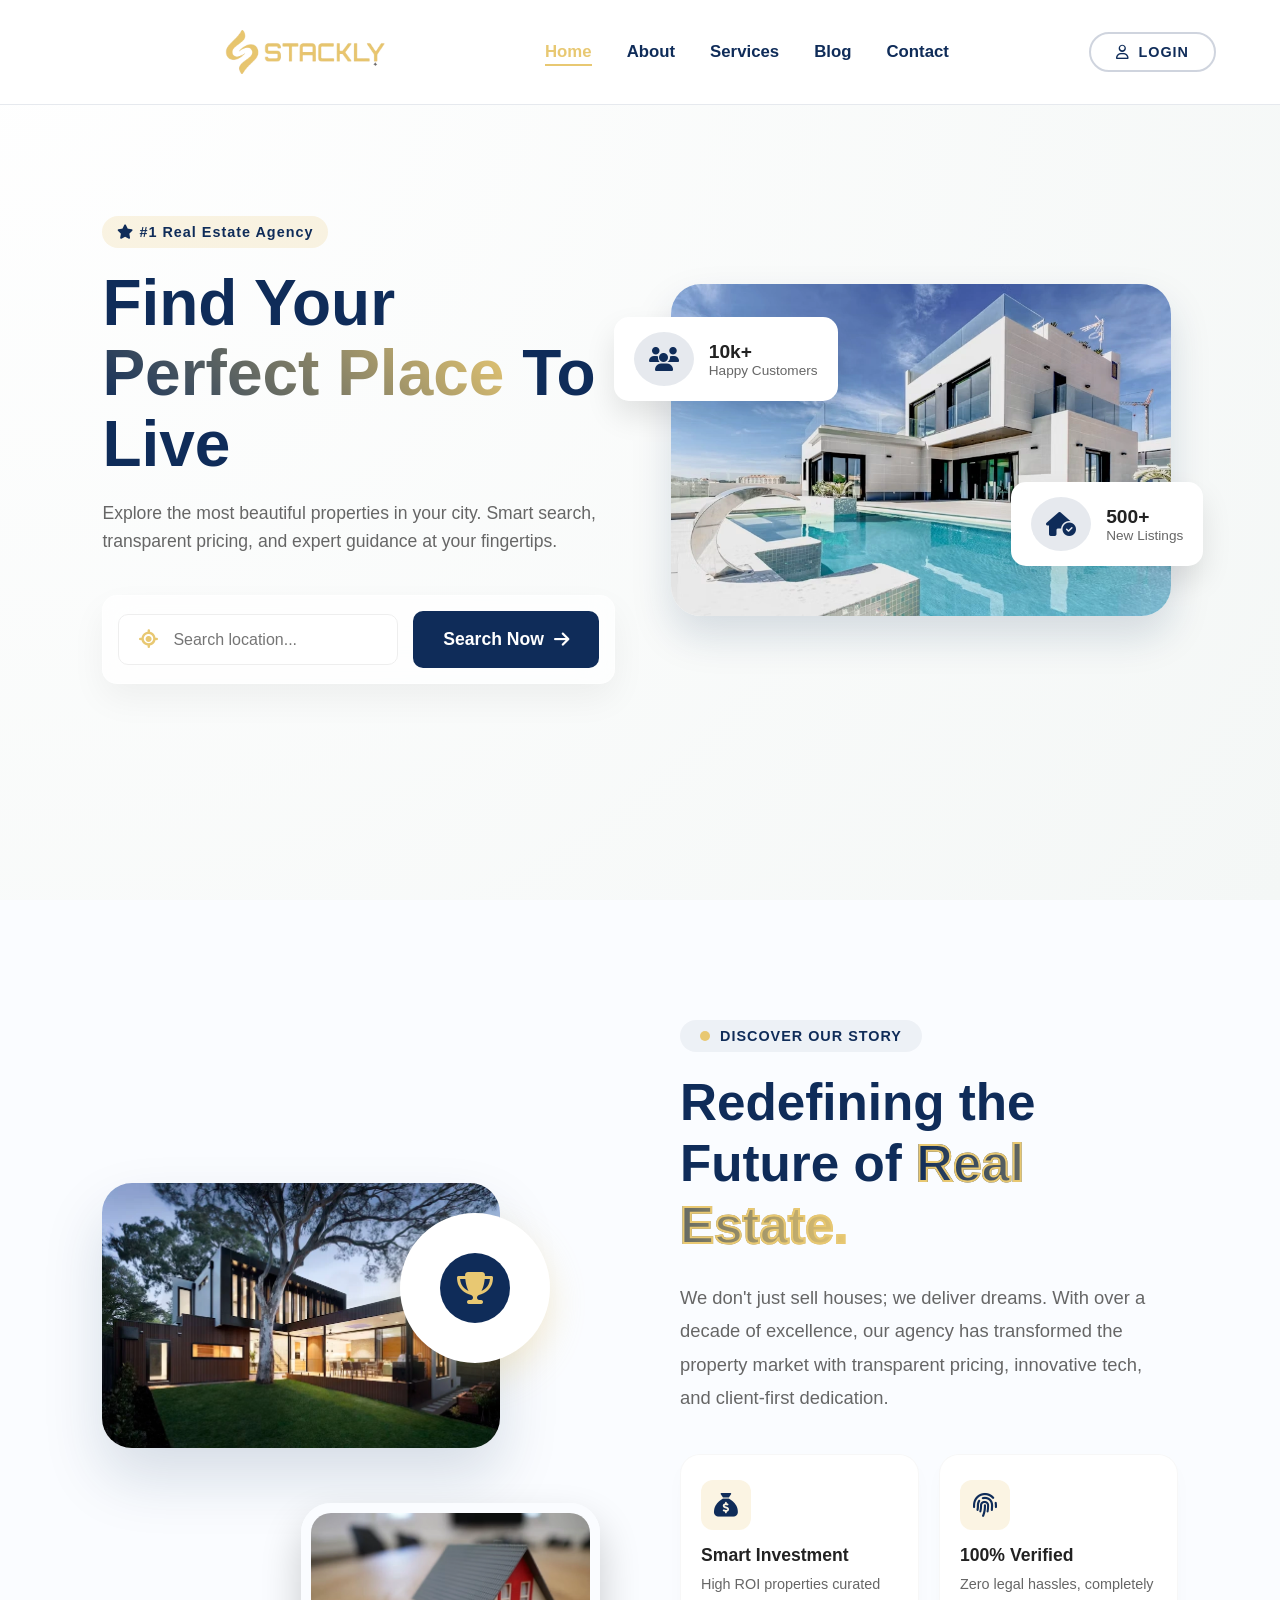
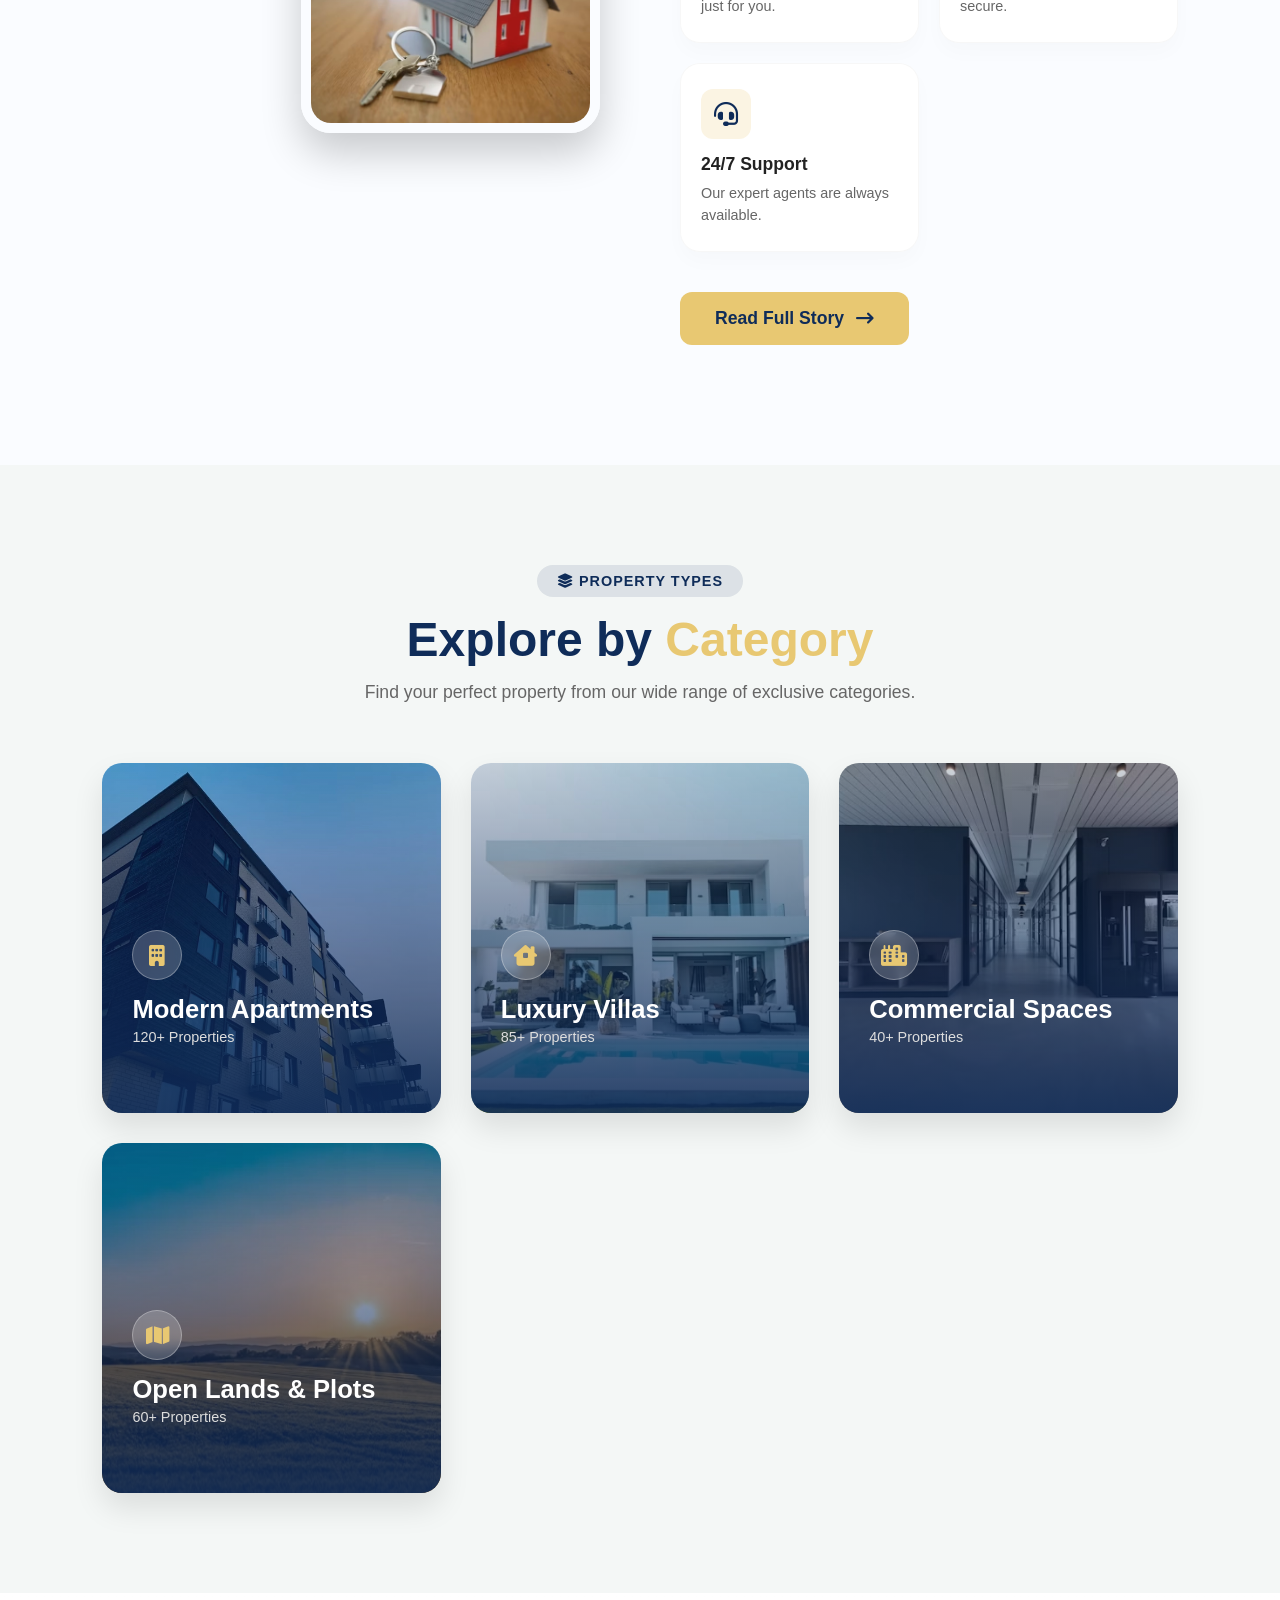
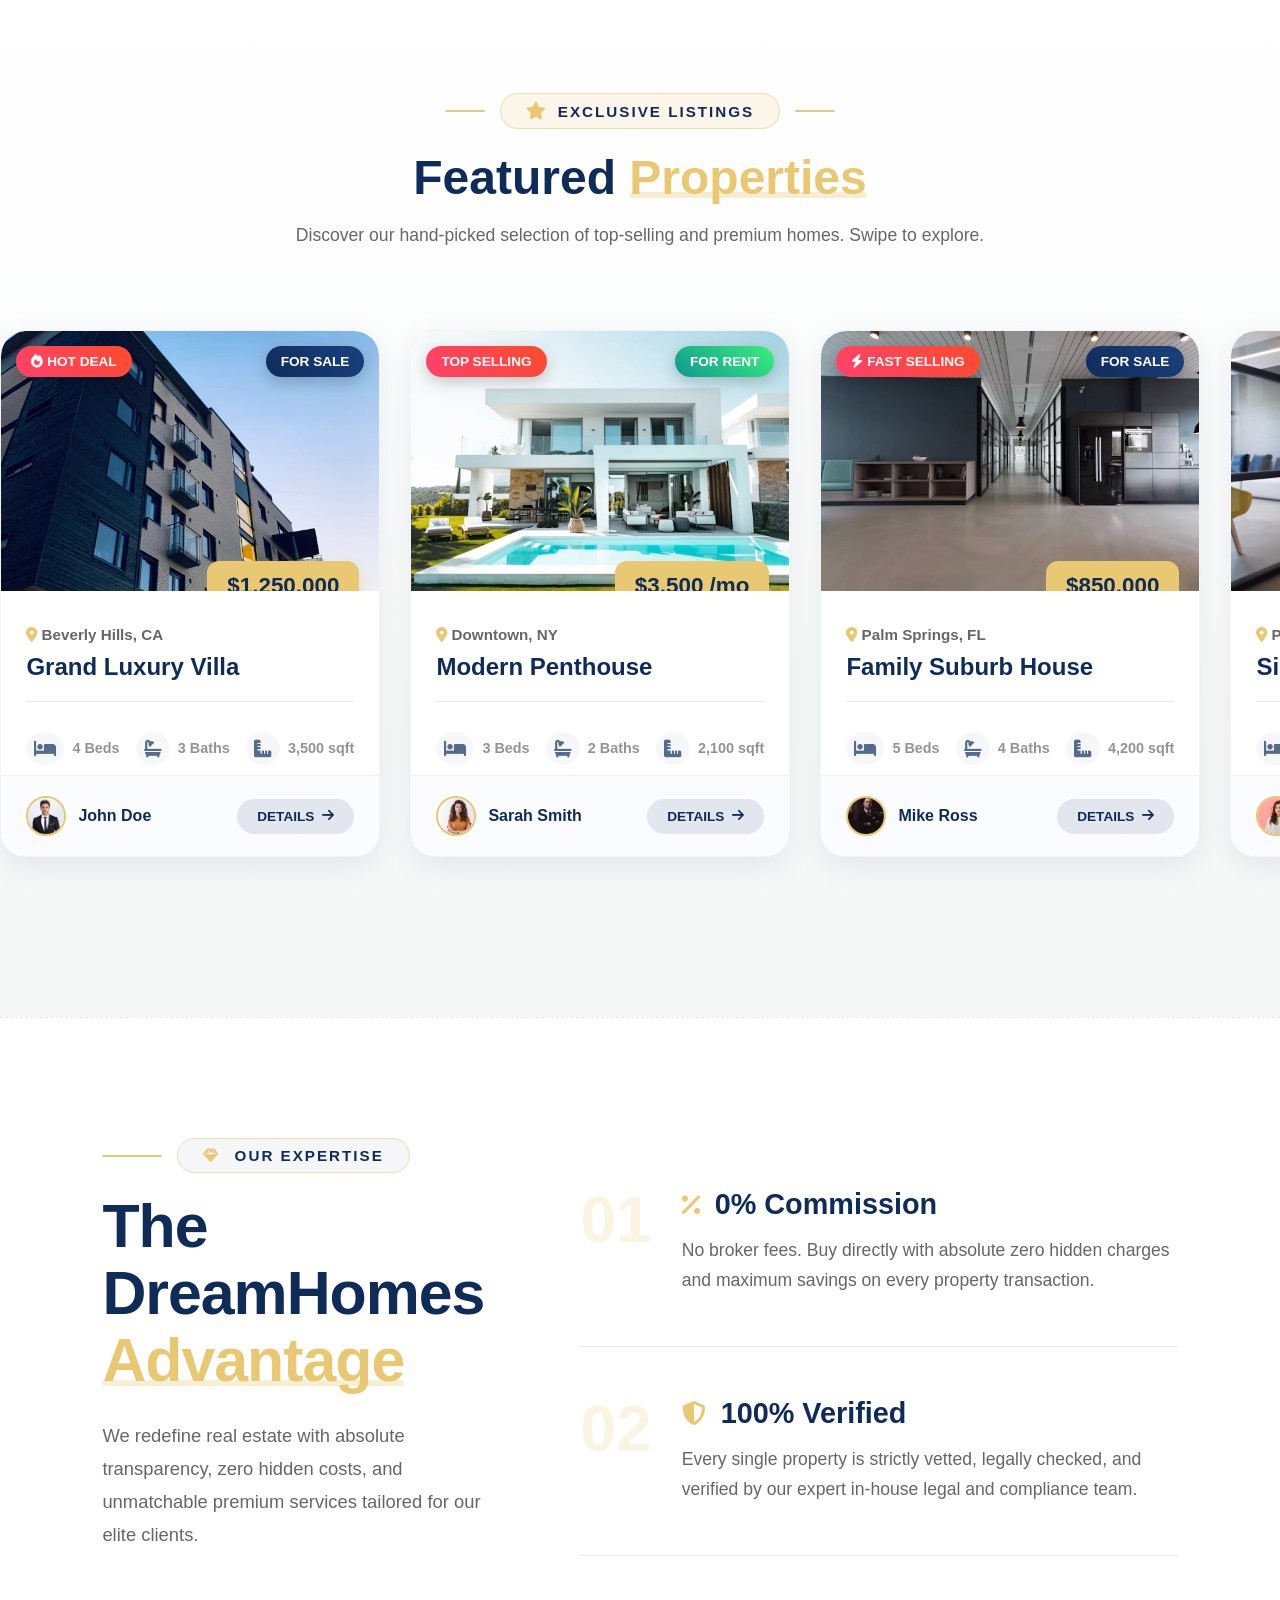
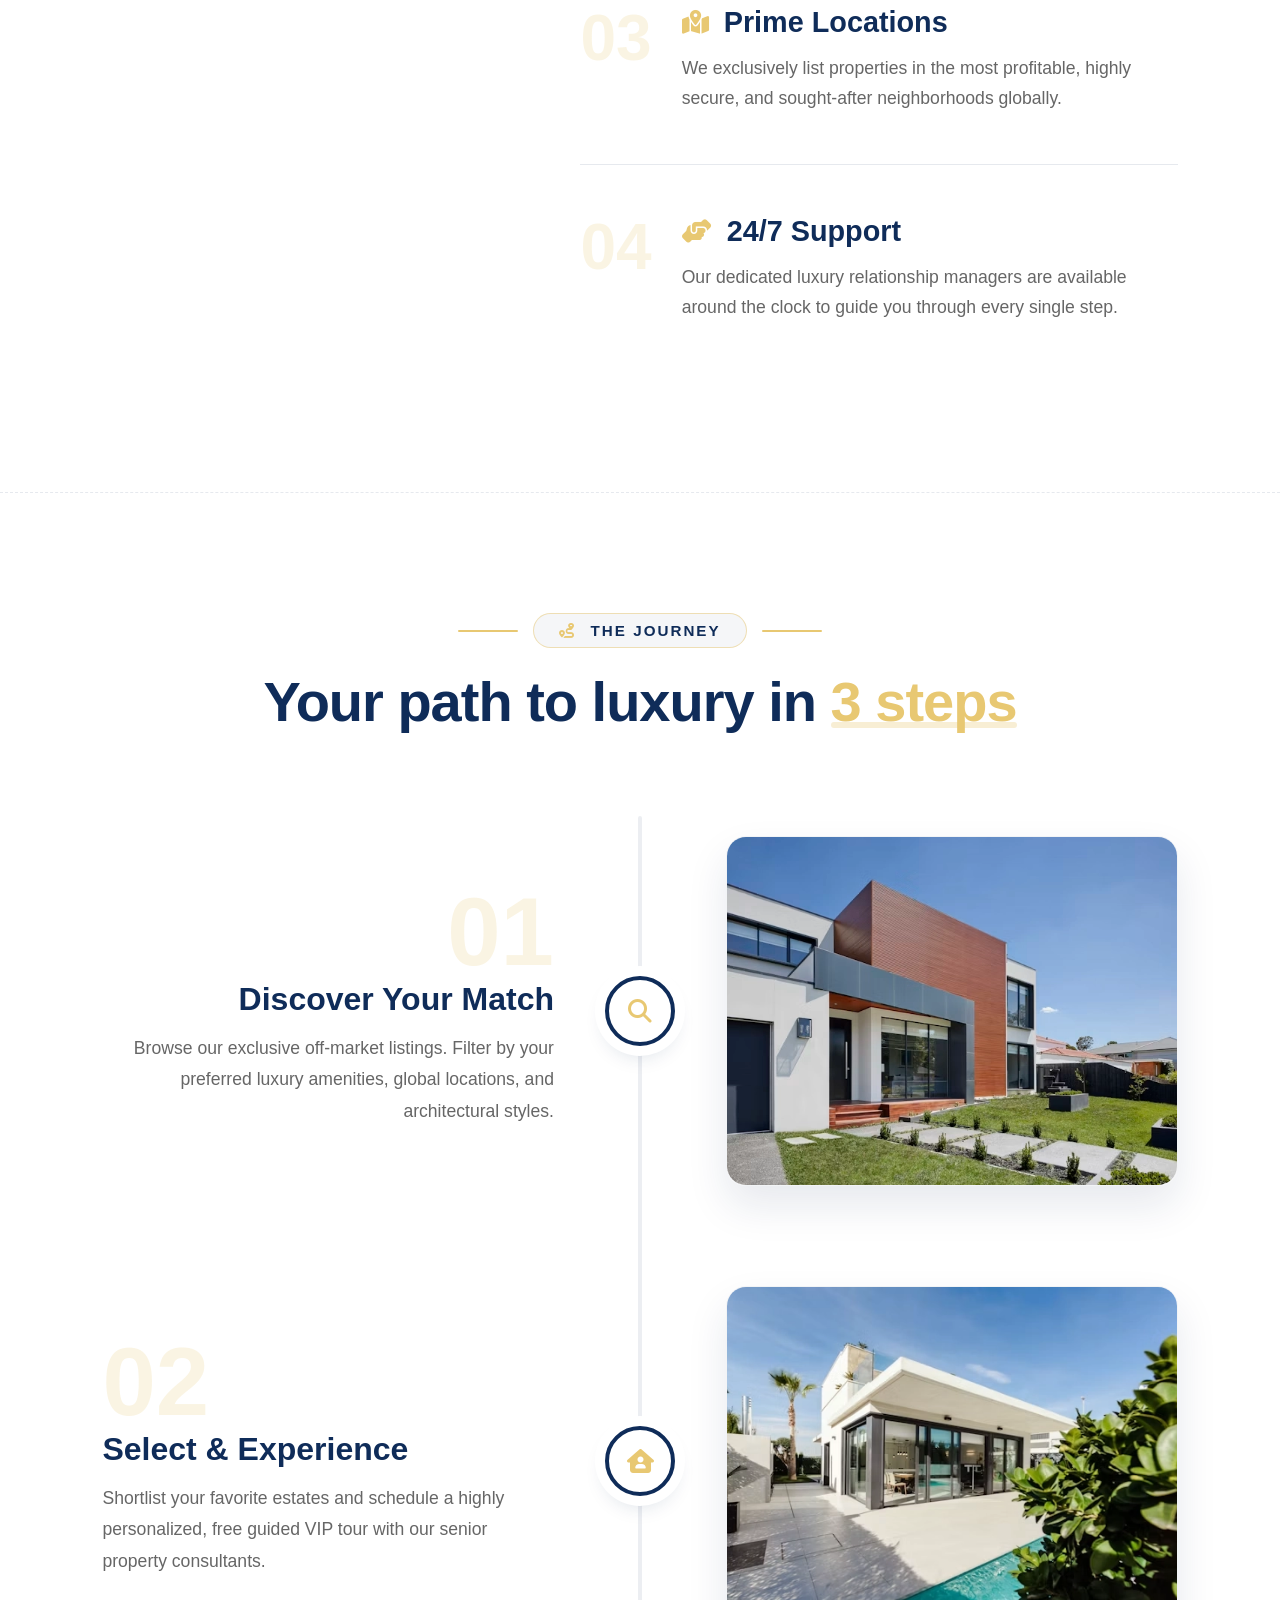
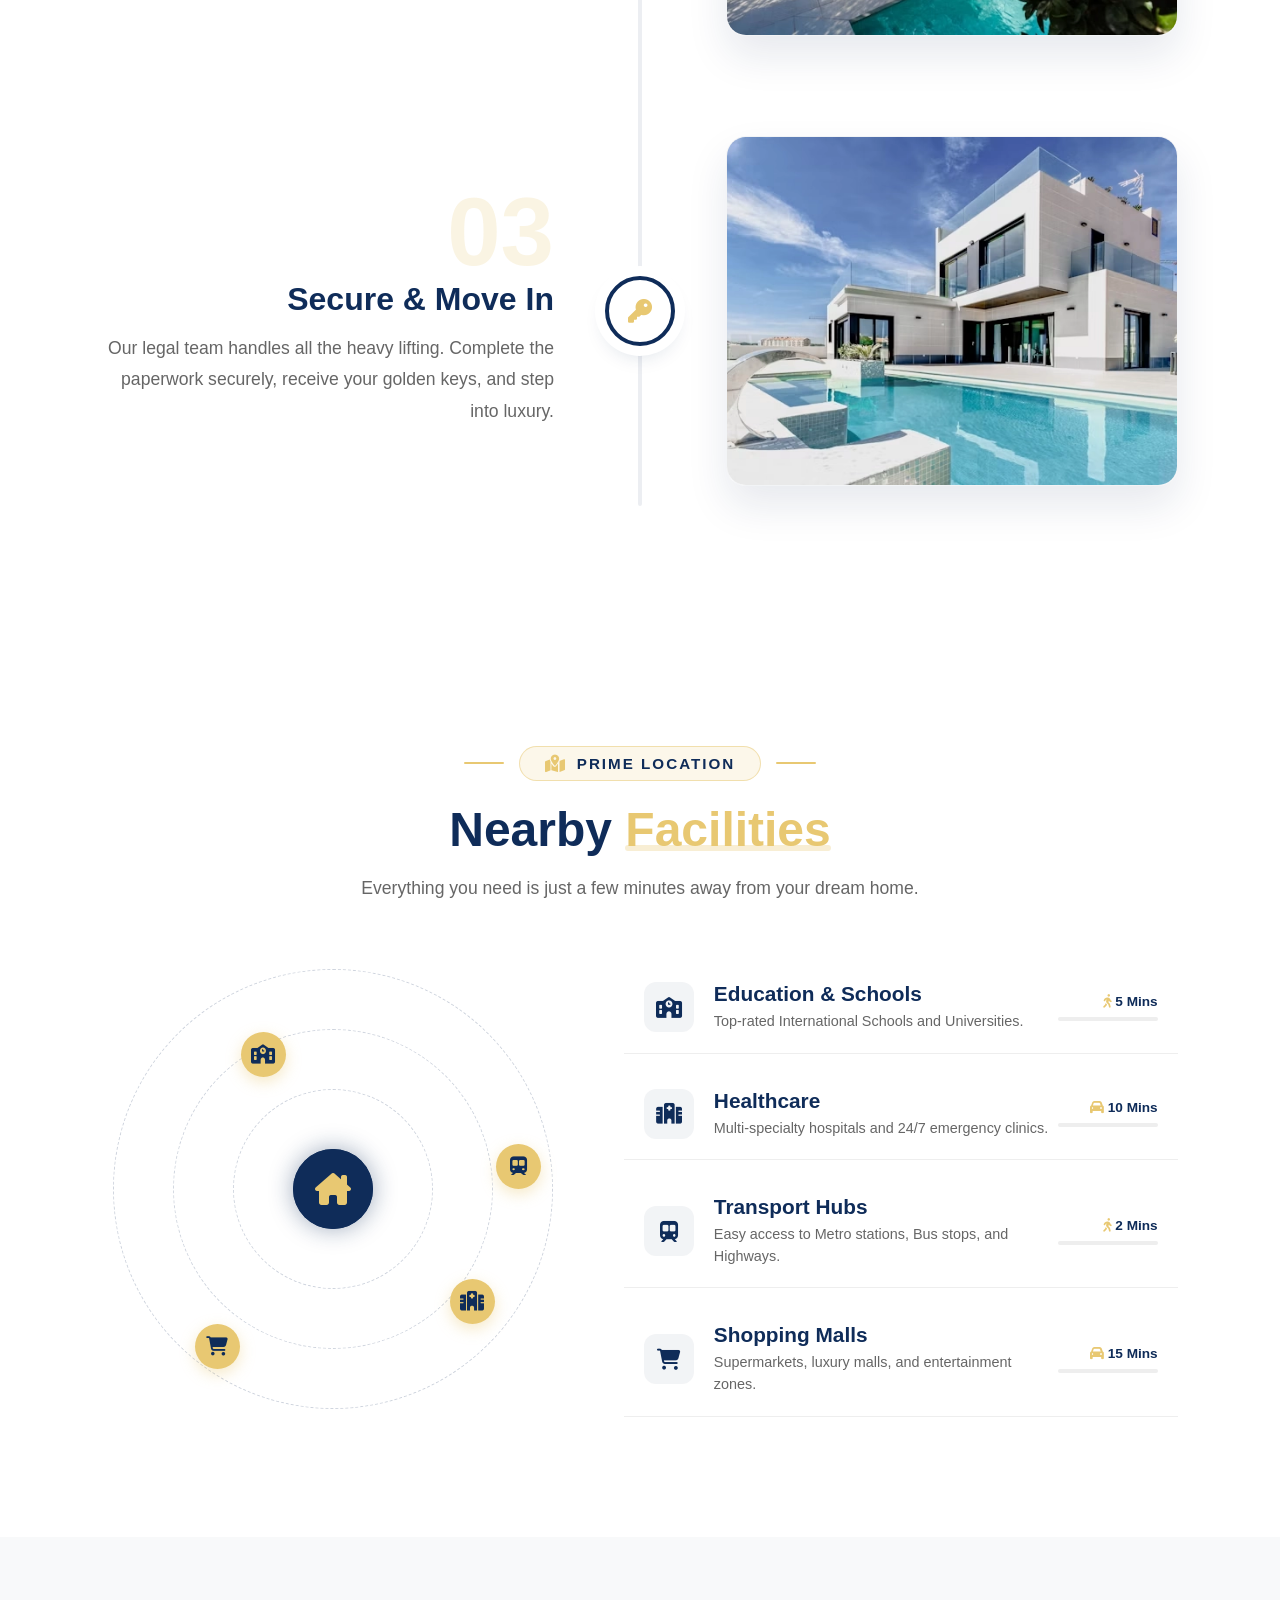
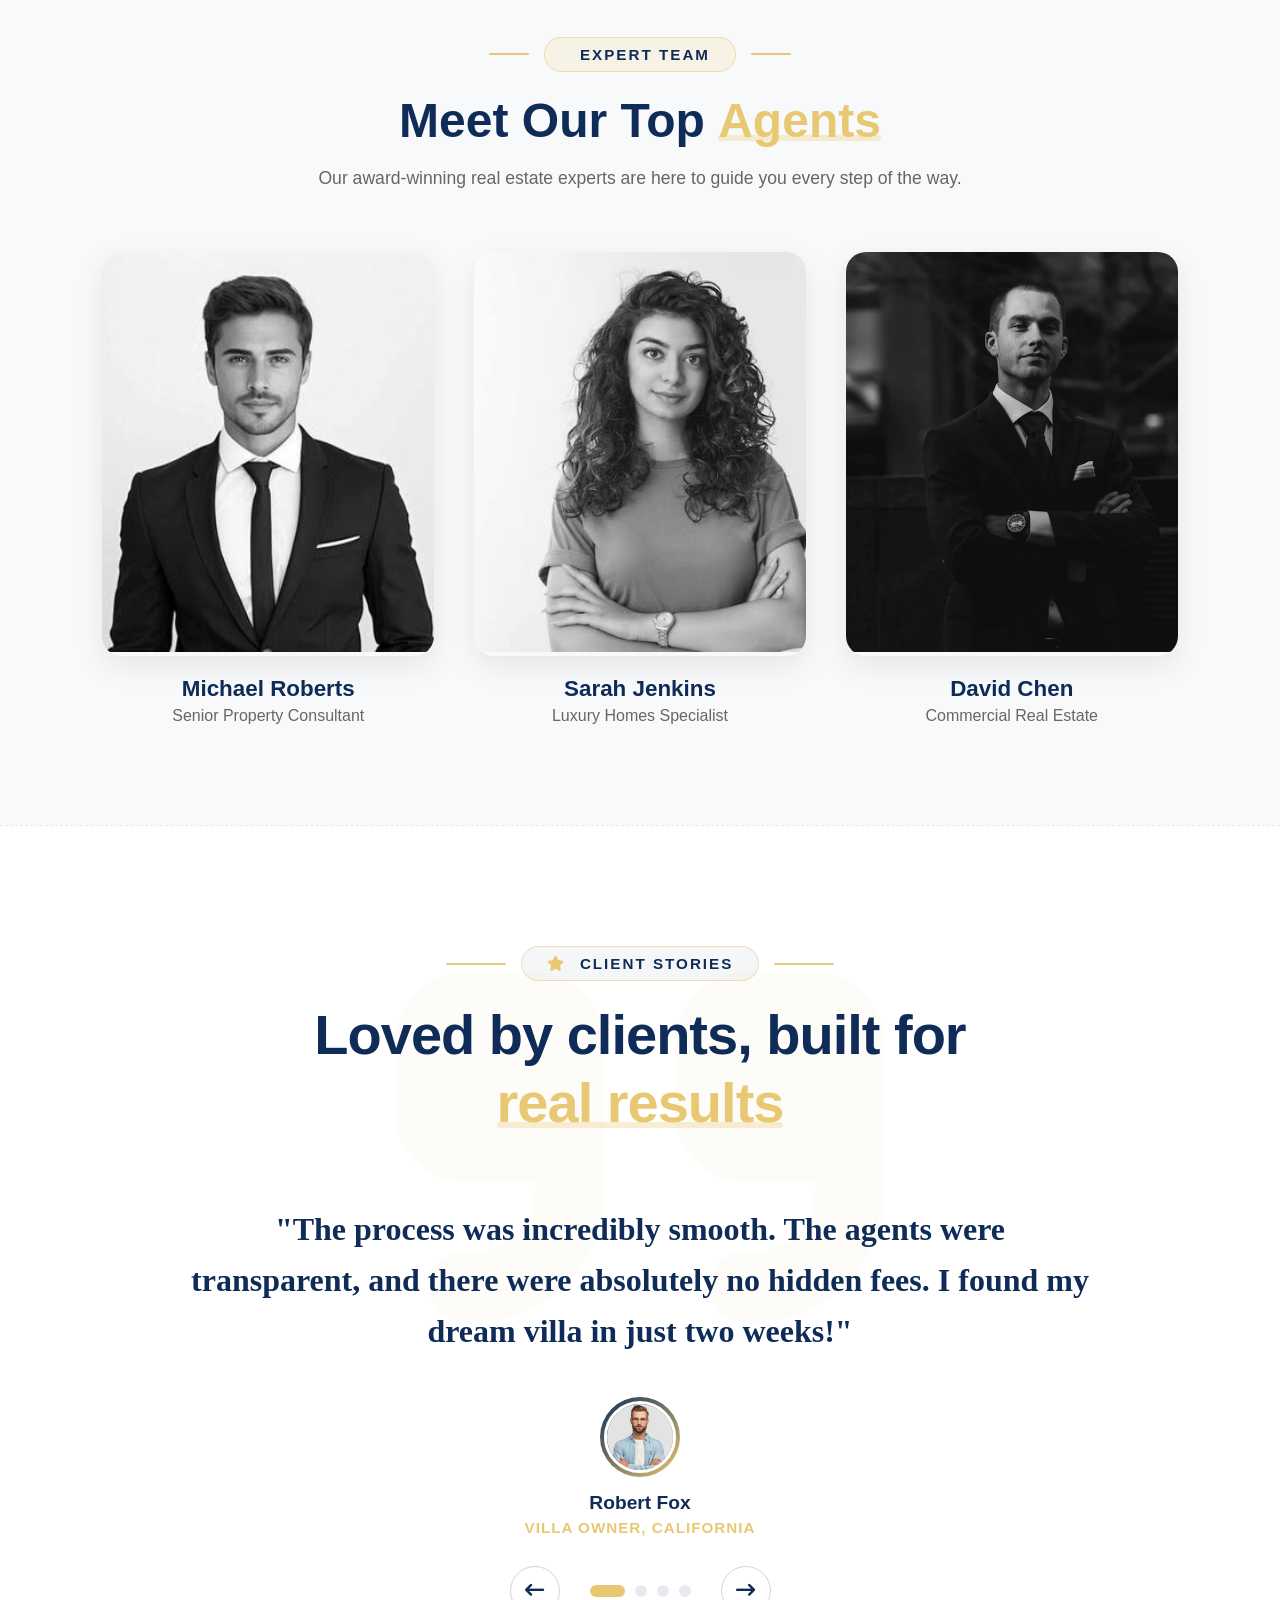
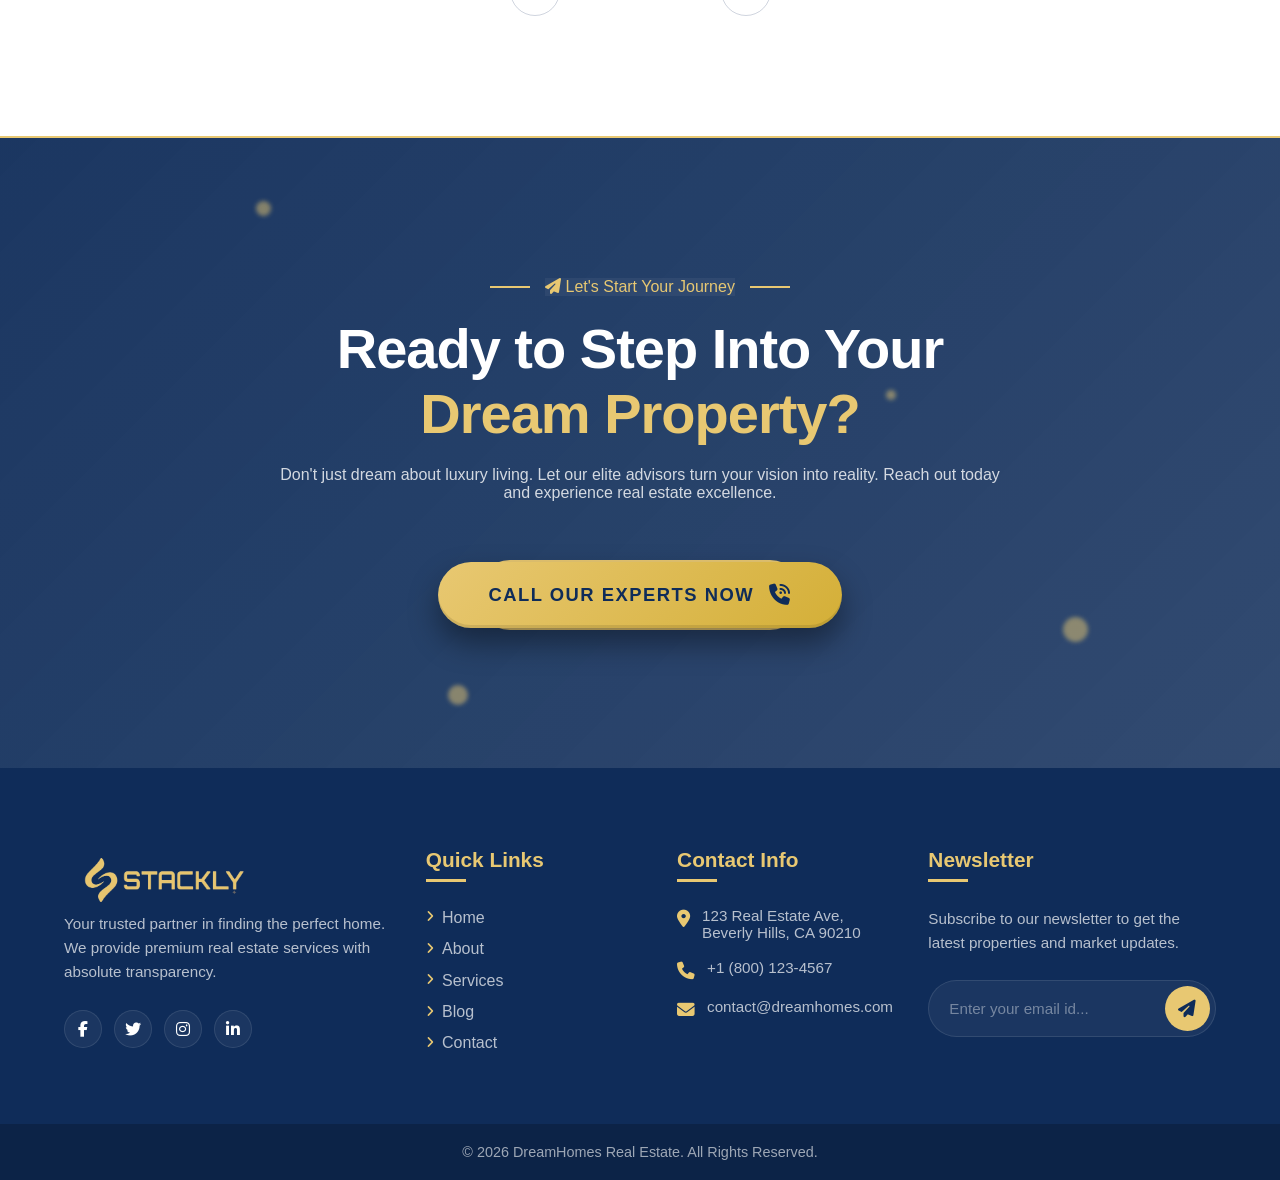
<file: index.html>
<!DOCTYPE html>
<html lang="en">

<head>
    <meta charset="UTF-8">
    <meta name="viewport" content="width=device-width, initial-scale=1.0">
    <title>Document</title>
    <link rel="stylesheet" href="style.css">
    <link rel="stylesheet" href="real.css">
    <link rel="stylesheet" href="https://cdnjs.cloudflare.com/ajax/libs/font-awesome/6.4.0/css/all.min.css">
    <link href="https://unpkg.com/aos@2.3.1/dist/aos.css" rel="stylesheet">
</head>

<body>



   
<header class="premium-navbar" id="mainNavbar">
    <div class="nav-container">
        
        
        <a href="index.html" class="nav-logo">
            <a href="index.html" class="logo-container">
                <img src="./asset/logo (4).webp" alt="Company Logo" class="logo-img">
            </a>
        </a>

         
        <nav class="nav-menu" id="navMenu">
            <ul class="nav-list">
                <li><a href="index.html" class="nav-link active">Home</a></li>
                <li><a href="about.html" class="nav-link">About</a></li>
                <li><a href="services.html" class="nav-link">Services</a></li>
                <li><a href="blog.html" class="nav-link">Blog</a></li>
                <li><a href="contact.html" class="nav-link">Contact</a></li>
            </ul>
            
             
            <a href="login.html" class="btn-login-mobile">
                <i class="fa-regular fa-user"></i> Login / Register
            </a>
        </nav>

         
        <div class="nav-actions">
             
            <a href="login.html" class="btn-login-desktop">
                <i class="fa-regular fa-user"></i> Login
            </a>
            
             
            <button class="hamburger-btn" id="hamburgerBtn" aria-label="Toggle Menu">
                <i class="fa-solid fa-bars-staggered"></i>
            </button>
        </div>

    </div>
</header>

    <section class="modern-hero">

         
        <div class="hero-content">
            <div class="badge" data-aos="fade-down">
                <i class="fa-solid fa-star"></i> #1 Real Estate Agency
            </div>

            <h1 data-aos="fade-up" data-aos-delay="200">
                Find Your <span>Perfect Place</span> To Live
            </h1>

            <p data-aos="fade-up" data-aos-delay="300">
                Explore the most beautiful properties in your city. Smart search, transparent pricing, and expert
                guidance at your fingertips.
            </p>

             
            <form class="glass-search" id="searchForm" data-aos="zoom-in" data-aos-delay="500">
                <div class="search-field">
                    <i class="fa-solid fa-location-crosshairs"></i>
                     
                    <input type="text" id="searchInput" placeholder="Search location..." autocomplete="off">
                </div>

                 
                <button type="submit" class="btn-search">
                    Search Now <i class="fa-solid fa-arrow-right"></i>
                </button>
            </form>

             
            <p id="errorMsg" class="error-message"></p>

        </div>

         
        <div class="hero-visuals" data-aos="fade-left" data-aos-duration="1500">
             
            <img src="./asset/h1.webp"
                alt="Luxury Home" class="main-img">

             
            <div class="floating-card card-1">
                <i class="fa-solid fa-users"></i>
                <div>
                    <h4>10k+</h4>
                    <p>Happy Customers</p>
                </div>
            </div>

             
            <div class="floating-card card-2">
                <i class="fa-solid fa-house-circle-check"></i>
                <div>
                    <h4>500+</h4>
                    <p>New Listings</p>
                </div>
            </div>
        </div>

    </section>


     
<section class="about-premium" id="about">
    <div class="about-container-new">
        
         
        <div class="about-visuals-new">
             
            <img src="./asset/h2.webp" alt="Luxury Villa" class="img-large" data-aos="fade-right" data-aos-duration="1500">
            
             
            <img src="./asset/h3.webp" alt="Agent Team" class="img-small floating-slow" data-aos="fade-up" data-aos-delay="400" data-aos-duration="1500">
            
             
            <div class="rotating-badge" data-aos="zoom-in" data-aos-delay="800">
                <div class="badge-circle">
                    <i class="fa-solid fa-trophy trophy-icon"></i>
                </div>
              
            </div>
        </div>

         
        <div class="about-content-new">
            <div class="subtitle-wrap" data-aos="fade-down">
                <span class="pulse-dot"></span>
                <span class="subtitle-text">Discover Our Story</span>
            </div>
            
            <h2 data-aos="fade-left" data-aos-delay="200">
                Redefining the Future of <span>Real Estate.</span>
            </h2>
            
            <p class="about-desc-new" data-aos="fade-left" data-aos-delay="300">
                We don't just sell houses; we deliver dreams. With over a decade of excellence, our agency has transformed the property market with transparent pricing, innovative tech, and client-first dedication.
            </p>

             
            <div class="feature-cards-grid">
                
                 
                <div class="fancy-card" data-aos="flip-up" data-aos-delay="400">
                    <div class="card-icon-wrap">
                        <i class="fa-solid fa-sack-dollar fa-bounce" style="--fa-animation-iteration-count: 2;"></i>
                    </div>
                    <h4>Smart Investment</h4>
                    <p>High ROI properties curated just for you.</p>
                </div>

                 
                <div class="fancy-card" data-aos="flip-up" data-aos-delay="500">
                    <div class="card-icon-wrap">
                        <i class="fa-solid fa-fingerprint fa-beat-fade" style="--fa-animation-iteration-count: 2;"></i>
                    </div>
                    <h4>100% Verified</h4>
                    <p>Zero legal hassles, completely secure.</p>
                </div>

                 
                <div class="fancy-card" data-aos="flip-up" data-aos-delay="600">
                    <div class="card-icon-wrap">
                        <i class="fa-solid fa-headset fa-shake" style="--fa-animation-iteration-count: 2;"></i>
                    </div>
                    <h4>24/7 Support</h4>
                    <p>Our expert agents are always available.</p>
                </div>
            </div>

             
            <div class="btn-wrap" data-aos="zoom-in" data-aos-delay="700">
                <a href="404.html" class="btn-primary-animated">
                    <span>Read Full Story</span> <i class="fa-solid fa-arrow-right-long"></i>
                </a>
            </div>
        </div>

    </div>
</section>


 
<section class="property-categories" id="categories">
    <div class="container">
        
         
        <div class="section-header" data-aos="fade-up">
            <span class="subtitle-badge"><i class="fa-solid fa-layer-group"></i> Property Types</span>
            <h2>Explore by <span>Category</span></h2>
            <p>Find your perfect property from our wide range of exclusive categories.</p>
        </div>

         
        <div class="category-grid">
            
             
            <div class="cat-card" data-aos="zoom-in" data-aos-delay="200">
                <img src="./asset/h4.webp" alt="Apartments" class="cat-bg">
                <div class="cat-overlay"></div>
                <div class="cat-content">
                    <div class="cat-icon"><i class="fa-solid fa-building"></i></div>
                    <h3>Modern Apartments</h3>
                    <p>120+ Properties</p>
                    <a href="404.html" class="cat-btn">Explore Now <i class="fa-solid fa-arrow-right"></i></a>
                </div>
            </div>

             
            <div class="cat-card" data-aos="zoom-in" data-aos-delay="400">
                <img src="./asset/h5.webp" alt="Villas" class="cat-bg">
                <div class="cat-overlay"></div>
                <div class="cat-content">
                    <div class="cat-icon"><i class="fa-solid fa-house-chimney-window"></i></div>
                    <h3>Luxury Villas</h3>
                    <p>85+ Properties</p>
                    <a href="404.html" class="cat-btn">Explore Now <i class="fa-solid fa-arrow-right"></i></a>
                </div>
            </div>

             
            <div class="cat-card" data-aos="zoom-in" data-aos-delay="600">
                <img src="./asset/h6.webp" alt="Commercial" class="cat-bg">
                <div class="cat-overlay"></div>
                <div class="cat-content">
                    <div class="cat-icon"><i class="fa-solid fa-city"></i></div>
                    <h3>Commercial Spaces</h3>
                    <p>40+ Properties</p>
                    <a href="404.html" class="cat-btn">Explore Now <i class="fa-solid fa-arrow-right"></i></a>
                </div>
            </div>

             
            <div class="cat-card" data-aos="zoom-in" data-aos-delay="800">
                <img src="./asset/h7.webp" alt="Land" class="cat-bg">
                <div class="cat-overlay"></div>
                <div class="cat-content">
                    <div class="cat-icon"><i class="fa-solid fa-map"></i></div>
                    <h3>Open Lands & Plots</h3>
                    <p>60+ Properties</p>
                    <a href="404.html" class="cat-btn">Explore Now <i class="fa-solid fa-arrow-right"></i></a>
                </div>
            </div>

        </div>
    </div>
</section>

 
<section class="featured-properties-pro" id="properties">
    <div class="container">
        
         
        <div class="premium-center-header" data-aos="fade-down" data-aos-duration="1000">
            <div class="gold-pill-badge">
                <span class="decor-line-left"></span>
                <span class="badge-text"><i class="fa-solid fa-star fa-spin" style="--fa-animation-duration: 3s;"></i> Exclusive Listings</span>
                <span class="decor-line-right"></span>
            </div>
            <h2 class="main-title" data-aos="fade-up" data-aos-delay="200">
                Featured <span class="text-gold-glow">Properties</span>
            </h2>
            <p class="sub-desc" data-aos="fade-up" data-aos-delay="400">
                Discover our hand-picked selection of top-selling and premium homes. Swipe to explore.
            </p>
        </div>

         
        <div class="prop-scroll-track" data-aos="fade-up" data-aos-delay="500">
            
             
            <div class="prop-card-pro">
                <div class="shine-layer"></div>
                <div class="prop-img-box">
                    <div class="badge-float tag-red"><i class="fa-solid fa-fire fa-beat"></i> Hot Deal</div>
                    <div class="badge-float tag-blue">For Sale</div>
                    <img src="./asset/h4.webp" alt="Villa" class="img-pro">
                    <div class="price-pulse">$1,250,000</div>
                </div>
                <div class="prop-content-pro">
                    <p class="loc-text"><i class="fa-solid fa-location-dot fa-bounce" style="--fa-animation-iteration-count: 2;"></i> Beverly Hills, CA</p>
                    <h3>Grand Luxury Villa</h3>
                    <div class="amenities-pro">
                        <div class="am-item am-1"><i class="fa-solid fa-bed"></i> 4 Beds</div>
                        <div class="am-item am-2"><i class="fa-solid fa-bath"></i> 3 Baths</div>
                        <div class="am-item am-3"><i class="fa-solid fa-ruler-combined"></i> 3,500 sqft</div>
                    </div>
                </div>
                <div class="prop-footer-pro">
                    <div class="agent-info-pro">
                        <img src="./asset/man1.webp" alt="Agent" class="agent-pic">
                        <span>John Doe</span>
                    </div>
                    <a href="404.html" class="btn-explore">Details <i class="fa-solid fa-arrow-right"></i></a>
                </div>
            </div>

             
            <div class="prop-card-pro">
                <div class="shine-layer"></div>
                <div class="prop-img-box">
                    <div class="badge-float tag-red">Top Selling</div>
                    <div class="badge-float tag-green">For Rent</div>
                    <img src="./asset/h5.webp" alt="Apartment" class="img-pro">
                    <div class="price-pulse">$3,500 <span>/mo</span></div>
                </div>
                <div class="prop-content-pro">
                    <p class="loc-text"><i class="fa-solid fa-location-dot"></i> Downtown, NY</p>
                    <h3>Modern Penthouse</h3>
                    <div class="amenities-pro">
                        <div class="am-item am-1"><i class="fa-solid fa-bed"></i> 3 Beds</div>
                        <div class="am-item am-2"><i class="fa-solid fa-bath"></i> 2 Baths</div>
                        <div class="am-item am-3"><i class="fa-solid fa-ruler-combined"></i> 2,100 sqft</div>
                    </div>
                </div>
                <div class="prop-footer-pro">
                    <div class="agent-info-pro">
                        <img src="./asset/woman1.webp" alt="Agent" class="agent-pic">
                        <span>Sarah Smith</span>
                    </div>
                    <a href="404.html" class="btn-explore">Details <i class="fa-solid fa-arrow-right"></i></a>
                </div>
            </div>

             
            <div class="prop-card-pro">
                <div class="shine-layer"></div>
                <div class="prop-img-box">
                    <div class="badge-float tag-red"><i class="fa-solid fa-bolt fa-fade"></i> Fast Selling</div>
                    <div class="badge-float tag-blue">For Sale</div>
                    <img src="./asset/h6.webp" alt="House" class="img-pro">
                    <div class="price-pulse">$850,000</div>
                </div>
                <div class="prop-content-pro">
                    <p class="loc-text"><i class="fa-solid fa-location-dot"></i> Palm Springs, FL</p>
                    <h3>Family Suburb House</h3>
                    <div class="amenities-pro">
                        <div class="am-item am-1"><i class="fa-solid fa-bed"></i> 5 Beds</div>
                        <div class="am-item am-2"><i class="fa-solid fa-bath"></i> 4 Baths</div>
                        <div class="am-item am-3"><i class="fa-solid fa-ruler-combined"></i> 4,200 sqft</div>
                    </div>
                </div>
                <div class="prop-footer-pro">
                    <div class="agent-info-pro">
                        <img src="./asset/m2 (3).webp" alt="Agent" class="agent-pic">
                        <span>Mike Ross</span>
                    </div>
                    <a href="404.html" class="btn-explore">Details <i class="fa-solid fa-arrow-right"></i></a>
                </div>
            </div>

             
            <div class="prop-card-pro">
                <div class="shine-layer"></div>
                <div class="prop-img-box">
                    <div class="badge-float tag-blue">For Sale</div>
                    <img src="./asset/h15.webp" alt="Mansion" class="img-pro">
                    <div class="price-pulse">$5,400,000</div>
                </div>
                <div class="prop-content-pro">
                    <p class="loc-text"><i class="fa-solid fa-location-dot"></i> Palm Jumeirah, Dubai</p>
                    <h3>Signature Seafront Villa</h3>
                    <div class="amenities-pro">
                        <div class="am-item am-1"><i class="fa-solid fa-bed"></i> 6 Beds</div>
                        <div class="am-item am-2"><i class="fa-solid fa-bath"></i> 7 Baths</div>
                        <div class="am-item am-3"><i class="fa-solid fa-ruler-combined"></i> 8,000 sqft</div>
                    </div>
                </div>
                <div class="prop-footer-pro">
                    <div class="agent-info-pro">
                        <img src="./asset/woman2.webp" alt="Agent" class="agent-pic">
                        <span>Emma Wilson</span>
                    </div>
                    <a href="404.html" class="btn-explore">Details <i class="fa-solid fa-arrow-right"></i></a>
                </div>
            </div>

             
            <div class="prop-card-pro">
                <div class="shine-layer"></div>
                <div class="prop-img-box">
                    <div class="badge-float tag-green">For Rent</div>
                    <img src="./asset/h14.webp" alt="Condo" class="img-pro">
                    <div class="price-pulse">$4,200 <span>/mo</span></div>
                </div>
                <div class="prop-content-pro">
                    <p class="loc-text"><i class="fa-solid fa-location-dot"></i> Marina Bay, Singapore</p>
                    <h3>High-Rise Luxury Condo</h3>
                    <div class="amenities-pro">
                        <div class="am-item am-1"><i class="fa-solid fa-bed"></i> 2 Beds</div>
                        <div class="am-item am-2"><i class="fa-solid fa-bath"></i> 2 Baths</div>
                        <div class="am-item am-3"><i class="fa-solid fa-ruler-combined"></i> 1,800 sqft</div>
                    </div>
                </div>
                <div class="prop-footer-pro">
                    <div class="agent-info-pro">
                        <img src="./asset/man3.webp" alt="Agent" class="agent-pic">
                        <span>David Lee</span>
                    </div>
                    <a href="404.html" class="btn-explore">Details <i class="fa-solid fa-arrow-right"></i></a>
                </div>
            </div>

             
            <div class="prop-card-pro">
                <div class="shine-layer"></div>
                <div class="prop-img-box">
                    <div class="badge-float tag-red">Exclusive</div>
                    <div class="badge-float tag-blue">For Sale</div>
                    <img src="./asset/h13.webp" alt="Estate" class="img-pro">
                    <div class="price-pulse">$2,950,000</div>
                </div>
                <div class="prop-content-pro">
                    <p class="loc-text"><i class="fa-solid fa-location-dot"></i> Provence, France</p>
                    <h3>Historic Country Estate</h3>
                    <div class="amenities-pro">
                        <div class="am-item am-1"><i class="fa-solid fa-bed"></i> 8 Beds</div>
                        <div class="am-item am-2"><i class="fa-solid fa-bath"></i> 6 Baths</div>
                        <div class="am-item am-3"><i class="fa-solid fa-ruler-combined"></i> 12,000 sqft</div>
                    </div>
                </div>
                <div class="prop-footer-pro">
                    <div class="agent-info-pro">
                        <img src="./asset/woman3.webp" alt="Agent" class="agent-pic">
                        <span>Chloe Martin</span>
                    </div>
                    <a href="404.html" class="btn-explore">Details <i class="fa-solid fa-arrow-right"></i></a>
                </div>
            </div>

        </div>
    </div>
</section>

 
<section class="why-us-premium" id="why-us">
    <div class="container editorial-container">
        
         
        <div class="editorial-left">
            <div class="testi-badge-gold" data-aos="fade-right" data-aos-duration="1000">
                <span class="line-left"></span>
                <span class="badge-content"><i class="fa-solid fa-gem"></i> Our Expertise</span>
            </div>
            
            <h2 class="editorial-heading" data-aos="fade-right" data-aos-delay="200">
                The DreamHomes <br><span class="gold-highlight">Advantage</span>
            </h2>
            
            <p class="editorial-desc" data-aos="fade-right" data-aos-delay="400">
                We redefine real estate with absolute transparency, zero hidden costs, and unmatchable premium services tailored for our elite clients.
            </p>
        </div>

         
        <div class="editorial-right">
            
             
            <div class="editorial-row" data-aos="fade-up" data-aos-delay="200">
                <div class="row-number">01</div>
                <div class="row-content">
                    <h3><i class="fa-solid fa-percent"></i> 0% Commission</h3>
                    <p>No broker fees. Buy directly with absolute zero hidden charges and maximum savings on every property transaction.</p>
                </div>
            </div>

             
            <div class="editorial-row" data-aos="fade-up" data-aos-delay="400">
                <div class="row-number">02</div>
                <div class="row-content">
                    <h3><i class="fa-solid fa-shield-halved"></i> 100% Verified</h3>
                    <p>Every single property is strictly vetted, legally checked, and verified by our expert in-house legal and compliance team.</p>
                </div>
            </div>

             
            <div class="editorial-row" data-aos="fade-up" data-aos-delay="600">
                <div class="row-number">03</div>
                <div class="row-content">
                    <h3><i class="fa-solid fa-map-location-dot"></i> Prime Locations</h3>
                    <p>We exclusively list properties in the most profitable, highly secure, and sought-after neighborhoods globally.</p>
                </div>
            </div>

             
            <div class="editorial-row" data-aos="fade-up" data-aos-delay="800">
                <div class="row-number">04</div>
                <div class="row-content">
                    <h3><i class="fa-solid fa-handshake-angle"></i> 24/7 Support</h3>
                    <p>Our dedicated luxury relationship managers are available around the clock to guide you through every single step.</p>
                </div>
            </div>

        </div>

    </div>
</section>

 
<section class="how-works-timeline" id="how-it-works">
    <div class="container relative-z">
        
         
        <div class="testi-centered-header" data-aos="zoom-in" data-aos-duration="1000">
            <div class="testi-badge-gold">
                <span class="line-left"></span>
                <span class="badge-content"><i class="fa-solid fa-route"></i> The Journey</span>
                <span class="line-right"></span>
            </div>
            <h2 class="testi-main-heading" data-aos="fade-up" data-aos-delay="200">
                Your path to luxury in <span class="gold-highlight">3 steps</span>
            </h2>
        </div>

         
        <div class="timeline-main-wrapper" id="timelineWrapper">
            
             
            <div class="timeline-center-line">
                <div class="timeline-progress-fill" id="timelineProgress"></div>
            </div>

             
            <div class="timeline-row">
                <div class="timeline-content left-content" data-aos="fade-right" data-aos-duration="1000">
                    <h3 class="step-giant-number">01</h3>
                    <h4 class="step-title">Discover Your Match</h4>
                    <p class="step-desc">Browse our exclusive off-market listings. Filter by your preferred luxury amenities, global locations, and architectural styles.</p>
                </div>
                
                <div class="timeline-node">
                    <i class="fa-solid fa-magnifying-glass"></i>
                </div>
                
                <div class="timeline-visual right-visual" data-aos="fade-left" data-aos-duration="1000">
                    <div class="floating-img-box img-float-1">
                        <img src="./asset/h10.webp" alt="Search Property">
                    </div>
                </div>
            </div>

             
            <div class="timeline-row row-reverse">
                <div class="timeline-visual left-visual" data-aos="fade-right" data-aos-duration="1000">
                    <div class="floating-img-box img-float-2">
                        <img src="./asset/h9.webp" alt="Visit Property">
                    </div>
                </div>
                
                <div class="timeline-node">
                    <i class="fa-solid fa-house-user"></i>
                </div>
                
                <div class="timeline-content right-content" data-aos="fade-left" data-aos-duration="1000">
                    <h3 class="step-giant-number">02</h3>
                    <h4 class="step-title">Select & Experience</h4>
                    <p class="step-desc">Shortlist your favorite estates and schedule a highly personalized, free guided VIP tour with our senior property consultants.</p>
                </div>
            </div>

             
            <div class="timeline-row">
                <div class="timeline-content left-content" data-aos="fade-right" data-aos-duration="1000">
                    <h3 class="step-giant-number">03</h3>
                    <h4 class="step-title">Secure & Move In</h4>
                    <p class="step-desc">Our legal team handles all the heavy lifting. Complete the paperwork securely, receive your golden keys, and step into luxury.</p>
                </div>
                
                <div class="timeline-node">
                    <i class="fa-solid fa-key"></i>
                </div>
                
                <div class="timeline-visual right-visual" data-aos="fade-left" data-aos-duration="1000">
                    <div class="floating-img-box img-float-3">
                        <img src="./asset/h8.webp" alt="Move In">
                    </div>
                </div>
            </div>

        </div>

    </div>
</section>

 
<section class="amenities-premium" id="amenities">
    <div class="container">
        
        
<div class="premium-center-header">
    <div class="gold-pill-badge" data-aos="fade-down" data-aos-duration="1000">
        <span class="decor-line-left"></span>
        <span class="badge-text"><i class="fa-solid fa-map-location-dot fa-bounce"></i> Prime Location</span>
        <span class="decor-line-right"></span>
    </div>
    
    <h2 class="main-title" data-aos="fade-up" data-aos-delay="200">
        Nearby <span class="text-gold-glow">Facilities</span>
    </h2>
    
    <p class="sub-desc" data-aos="fade-up" data-aos-delay="400">
        Everything you need is just a few minutes away from your dream home.
    </p>
</div>

        <div class="amenities-split-layout">
            
             
            <div class="radar-visuals" data-aos="fade-right" data-aos-duration="1200">
                
                 
                <div class="radar-center">
                    <i class="fa-solid fa-house-chimney"></i>
                </div>
                
                 
                <div class="radar-ring ring-1"></div>
                <div class="radar-ring ring-2"></div>
                <div class="radar-ring ring-3"></div>

                 
                <div class="orbit-icon orbit-school"><i class="fa-solid fa-school"></i></div>
                <div class="orbit-icon orbit-hospital"><i class="fa-solid fa-hospital"></i></div>
                <div class="orbit-icon orbit-train"><i class="fa-solid fa-train-subway"></i></div>
                <div class="orbit-icon orbit-shop"><i class="fa-solid fa-cart-shopping"></i></div>
            </div>

             
            <div class="amenities-list-area" data-aos="fade-left" data-aos-duration="1200">
                
                 
                <div class="am-list-item">
                    <div class="am-list-icon"><i class="fa-solid fa-school"></i></div>
                    <div class="am-list-content">
                        <h3>Education & Schools</h3>
                        <p>Top-rated International Schools and Universities.</p>
                    </div>
                    <div class="am-list-distance">
                        <span class="dist-text"><i class="fa-solid fa-person-walking"></i> 5 Mins</span>
                         
                        <div class="dist-bar-bg"><div class="dist-fill" style="--target-width: 80%;"></div></div>
                    </div>
                </div>

                 
                <div class="am-list-item">
                    <div class="am-list-icon"><i class="fa-solid fa-hospital"></i></div>
                    <div class="am-list-content">
                        <h3>Healthcare</h3>
                        <p>Multi-specialty hospitals and 24/7 emergency clinics.</p>
                    </div>
                    <div class="am-list-distance">
                        <span class="dist-text"><i class="fa-solid fa-car"></i> 10 Mins</span>
                        <div class="dist-bar-bg"><div class="dist-fill" style="--target-width: 50%;"></div></div>
                    </div>
                </div>

                 
                <div class="am-list-item">
                    <div class="am-list-icon"><i class="fa-solid fa-train-subway"></i></div>
                    <div class="am-list-content">
                        <h3>Transport Hubs</h3>
                        <p>Easy access to Metro stations, Bus stops, and Highways.</p>
                    </div>
                    <div class="am-list-distance">
                        <span class="dist-text"><i class="fa-solid fa-person-walking"></i> 2 Mins</span>
                        <div class="dist-bar-bg"><div class="dist-fill" style="--target-width: 95%;"></div></div>
                    </div>
                </div>

                 
                <div class="am-list-item">
                    <div class="am-list-icon"><i class="fa-solid fa-cart-shopping"></i></div>
                    <div class="am-list-content">
                        <h3>Shopping Malls</h3>
                        <p>Supermarkets, luxury malls, and entertainment zones.</p>
                    </div>
                    <div class="am-list-distance">
                        <span class="dist-text"><i class="fa-solid fa-car"></i> 15 Mins</span>
                        <div class="dist-bar-bg"><div class="dist-fill" style="--target-width: 40%;"></div></div>
                    </div>
                </div>

            </div>
        </div>
    </div>
</section>


 
<section class="agents-section" id="agents">
    <div class="container">
        
         
<div class="premium-center-header">
    <div class="gold-pill-badge" data-aos="fade-down" data-aos-duration="1000">
        <span class="decor-line-left"></span>
        <span class="badge-text"><i class="fa-solid fa-users-tie fa-bounce"></i> Expert Team</span>
        <span class="decor-line-right"></span>
    </div>
    
    <h2 class="main-title" data-aos="fade-up" data-aos-delay="200">
        Meet Our Top <span class="text-gold-glow">Agents</span>
    </h2>
    
    <p class="sub-desc" data-aos="fade-up" data-aos-delay="400">
        Our award-winning real estate experts are here to guide you every step of the way.
    </p>
</div>

         
        <div class="agents-grid">
            
             
            <div class="agent-profile" data-aos="fade-up" data-aos-delay="200">
                <div class="agent-img-wrap">
                    <img src="./asset/man1.webp" alt="Agent 1" class="agent-img">
                    
                     
                    <div class="agent-overlay">
                        <div class="agent-stats">
                            <div><i class="fa-solid fa-house-circle-check"></i> 120+ Sold</div>
                            <div><i class="fa-solid fa-star"></i> 5.0 Rating</div>
                        </div>
                        <div class="agent-social">
                            <a href="404.html" class="social-link fb"><i class="fa-brands fa-facebook-f"></i></a>
                            <a href="404.html" class="social-link tw"><i class="fa-brands fa-twitter"></i></a>
                            <a href="404.html" class="social-link in"><i class="fa-brands fa-linkedin-in"></i></a>
                            <a href="404.html" class="social-link wa"><i class="fa-brands fa-whatsapp"></i></a>
                        </div>
                    </div>
                </div>
                <div class="agent-info">
                    <h3>Michael Roberts</h3>
                    <p>Senior Property Consultant</p>
                </div>
            </div>

             
            <div class="agent-profile" data-aos="fade-up" data-aos-delay="400">
                <div class="agent-img-wrap">
                    <img src="./asset/woman1.webp" alt="Agent 2" class="agent-img">
                    
                    <div class="agent-overlay">
                        <div class="agent-stats">
                            <div><i class="fa-solid fa-house-circle-check"></i> 85+ Sold</div>
                            <div><i class="fa-solid fa-star"></i> 4.9 Rating</div>
                        </div>
                        <div class="agent-social">
                            <a href="404.html" class="social-link fb"><i class="fa-brands fa-facebook-f"></i></a>
                            <a href="404.html" class="social-link tw"><i class="fa-brands fa-twitter"></i></a>
                            <a href="404.html" class="social-link in"><i class="fa-brands fa-linkedin-in"></i></a>
                            <a href="404.html" class="social-link wa"><i class="fa-brands fa-whatsapp"></i></a>
                        </div>
                    </div>
                </div>
                <div class="agent-info">
                    <h3>Sarah Jenkins</h3>
                    <p>Luxury Homes Specialist</p>
                </div>
            </div>

             
            <div class="agent-profile" data-aos="fade-up" data-aos-delay="600">
                <div class="agent-img-wrap">
                    <img src="./asset/m2 (3).webp" alt="Agent 3" class="agent-img">
                    
                    <div class="agent-overlay">
                        <div class="agent-stats">
                            <div><i class="fa-solid fa-house-circle-check"></i> 150+ Sold</div>
                            <div><i class="fa-solid fa-star"></i> 5.0 Rating</div>
                        </div>
                        <div class="agent-social">
                            <a href="404.html" class="social-link fb"><i class="fa-brands fa-facebook-f"></i></a>
                            <a href="404.html" class="social-link tw"><i class="fa-brands fa-twitter"></i></a>
                            <a href="404.html" class="social-link in"><i class="fa-brands fa-linkedin-in"></i></a>
                            <a href="404.html" class="social-link wa"><i class="fa-brands fa-whatsapp"></i></a>
                        </div>
                    </div>
                </div>
                <div class="agent-info">
                    <h3>David Chen</h3>
                    <p>Commercial Real Estate</p>
                </div>
            </div>

        </div>
    </div>
</section>


 
<section class="testimonial-slider-section" id="testimonials">
    <div class="container relative-container">
        
         
        <i class="fa-solid fa-quote-right giant-bg-quote"></i>

         
        <div class="testi-centered-header" data-aos="zoom-in" data-aos-duration="1000">
            <div class="testi-badge-gold">
                <span class="line-left"></span>
                <span class="badge-content"><i class="fa-solid fa-star"></i> Client Stories</span>
                <span class="line-right"></span>
            </div>
            <h2 class="testi-main-heading" data-aos="fade-up" data-aos-delay="200">
                Loved by clients, built for <span class="gold-highlight">real results</span>
            </h2>
        </div>

         
        <div class="cinematic-slider-wrapper" data-aos="fade-up" data-aos-delay="400">
            
             
            <div class="slider-dynamic-content" id="sliderContent">
                <div class="slider-text-area">
                    <p id="slideText" class="slide-anim">"The process was incredibly smooth. The agents were transparent, and there were absolutely no hidden fees. I found my dream villa in just two weeks!"</p>
                </div>
                
                <div class="slider-author-area slide-anim-delayed">
                    <div class="author-img-ring">
                        <img src="./asset/man3.webp" alt="Client" id="slideImg">
                    </div>
                    <div class="author-details">
                        <h4 id="slideName">Robert Fox</h4>
                        <span id="slideRole">Villa Owner, California</span>
                    </div>
                </div>
            </div>

             
            <div class="slider-controls">
                <button class="nav-btn prev-btn" onclick="prevSlide()"><i class="fa-solid fa-arrow-left-long"></i></button>
                
                 
                <div class="slider-dots" id="sliderDots">
                     
                </div>
                
                <button class="nav-btn next-btn" onclick="nextSlide()"><i class="fa-solid fa-arrow-right-long"></i></button>
            </div>

        </div>
    </div>
</section>



<section class="contact-cta-ultra-dark" id="contact-cta">
    
     
    <div class="cta-dark-overlay"></div>

     
    <div class="gold-particle p-1"></div>
    <div class="gold-particle p-2"></div>
    <div class="gold-particle p-3"></div>
    <div class="gold-particle p-4"></div>

    <div class="container relative-z">
        
         
        <div class="absolute-center-header dark-theme-header">
            <div class="badge-gold-center" data-aos="fade-down" data-aos-duration="1000">
                <span class="decor-line-gold"></span>
                <span class="badge-text-gold premium-dark-badge">
                    <i class="fa-solid fa-paper-plane fa-bounce"></i> Let's Start Your Journey
                </span>
                <span class="decor-line-gold"></span>
            </div>
            
            <h2 class="text-white" data-aos="fade-up" data-aos-duration="1200" data-aos-delay="200">
                Ready to Step Into Your <span class="text-glow-gold">Dream Property?</span>
            </h2>
            
            <p class="text-light-gray" data-aos="fade-up" data-aos-duration="1200" data-aos-delay="400">
                Don't just dream about luxury living. Let our elite advisors turn your vision into reality. Reach out today and experience real estate excellence.
            </p>
        </div>

         
        <div class="cta-button-center-wrapper" data-aos="zoom-in" data-aos-duration="1200" data-aos-delay="600">
            <a href="404.html" class="btn-cta-gold-ultra">
                <span class="btn-text">Call Our Experts Now</span>
                <i class="fa-solid fa-phone-volume"></i>
            </a>
             
            <div class="cta-btn-pulse-ultra"></div>
        </div>

    </div>
</section>


 
<footer class="footer-section" id="contact">
    <div class="container">
         
        <div class="footer-grid">
            
             
            <div class="footer-col" data-aos="fade-up" data-aos-delay="200">
                <a href="index.html" class="logo-container">
                <img src="./asset/logo (4).webp" alt="Company Logo" class="logo-img">
            </a>
                <p class="footer-desc">
                    Your trusted partner in finding the perfect home. We provide premium real estate services with absolute transparency.
                </p>
                <div class="footer-social">
                    <a href="404.html" class="f-social-link"><i class="fa-brands fa-facebook-f"></i></a>
                    <a href="404.html" class="f-social-link"><i class="fa-brands fa-twitter"></i></a>
                    <a href="404.html" class="f-social-link"><i class="fa-brands fa-instagram"></i></a>
                    <a href="404.html" class="f-social-link"><i class="fa-brands fa-linkedin-in"></i></a>
                </div>
            </div>

             
            <div class="footer-col" data-aos="fade-up" data-aos-delay="400">
                <h3>Quick Links</h3>
                <ul class="footer-links">
                    <li><a href="index.html"><i class="fa-solid fa-angle-right"></i> Home</a></li>
                    <li><a href="about.html"><i class="fa-solid fa-angle-right"></i> About</a></li>
                    <li><a href="services.html"><i class="fa-solid fa-angle-right"></i> Services</a></li>
                    <li><a href="blog.html"><i class="fa-solid fa-angle-right"></i> Blog</a></li>
                    <li><a href="contact.html"><i class="fa-solid fa-angle-right"></i> Contact</a></li>
                </ul>
            </div>

             
            <div class="footer-col" data-aos="fade-up" data-aos-delay="600">
                <h3>Contact Info</h3>
                <ul class="footer-contact">
                    <li>
                        <i class="fa-solid fa-location-dot"></i>
                        <span>123 Real Estate Ave,<br>Beverly Hills, CA 90210</span>
                    </li>
                    <li>
                        <i class="fa-solid fa-phone"></i>
                        <span>+1 (800) 123-4567</span>
                    </li>
                    <li>
                        <i class="fa-solid fa-envelope"></i>
                        <span>contact@dreamhomes.com</span>
                    </li>
                </ul>
            </div>

             
            <div class="footer-col" data-aos="fade-up" data-aos-delay="800">
                <h3>Newsletter</h3>
                <p class="footer-desc">Subscribe to our newsletter to get the latest properties and market updates.</p>
                
                <form class="newsletter-form-pro" id="newsletterForm">
                    <input type="text" id="newsletterEmail" placeholder="Enter your email id..." autocomplete="off">
                    <button type="submit" class="news-btn-pro">
                        <i class="fa-solid fa-paper-plane"></i>
                    </button>
                </form>
                
                 
                <p id="newsMessage" class="news-message"></p>
            </div>

        </div>
    </div>

     
    <div class="footer-bottom">
        <div class="container">
            <p>&copy; 2026 DreamHomes Real Estate. All Rights Reserved.</p>
        </div>
    </div>
</footer>



    <script src="https://unpkg.com/aos@2.3.1/dist/aos.js"></script>
    <script src="main.js"></script>
    <script>
        AOS.init({
            duration: 1000,
            once: true,
            offset: 50
        });
    </script>

    <script>
 
document.addEventListener('DOMContentLoaded', function() {
    AOS.init({
        duration: 1000, 
        once: true,
        offset: 50,
        easing: 'ease-in-out'
    });
});

 
const searchForm = document.getElementById('searchForm');
const searchInput = document.getElementById('searchInput');
const errorMsg = document.getElementById('errorMsg');

searchForm.addEventListener('submit', function(event) {
 
    event.preventDefault(); 
    
 
    const locationValue = searchInput.value.trim();

 
    if (locationValue === "") {
        showError(" Please enter a location!");
        triggerShake();
    } 
 
    else if (locationValue.length < 3) {
        showError("Location name must be at least 3 characters long!");
        triggerShake();
    } 
 
    else {
 
        errorMsg.style.display = 'none';
        searchForm.classList.remove('error-shake');
        window.location.href = '404.HTML'
        
 
        // alert(" Searching properties in: " + locationValue);
        
 
 
    }
});

 
function showError(message) {
    errorMsg.textContent = message;
    errorMsg.style.display = 'block';
}

 
function triggerShake() {
    searchForm.classList.add('error-shake');
 
    setTimeout(() => {
        searchForm.classList.remove('error-shake');
    }, 500); 
}



 
const slides = [
    {
        name: "Robert Fox",
        role: "Villa Owner, California",
        image: "./asset/man3.webp",
        text: '"The process was incredibly smooth. The agents were transparent, and there were absolutely no hidden fees. I found my dream villa in just two weeks!"'
    },
    {
        name: "Emily Carter",
        role: "Apartment Buyer, New York",
        image: "./asset/woman1.webp",
        text: '"As a first-time buyer, I was nervous. But their 24/7 support and 100% verified legal documents gave me complete peace of mind. Highly recommended!"'
    },
    {
        name: "James Wilson",
        role: "Business Investor, Texas",
        image: "./asset/man1.webp",
        text: '"I saved thousands of dollars because of their 0% commission policy. Their experts found a prime commercial spot that perfectly matched my budget."'
    },
    {
        name: "Priya Nair",
        role: "Luxury Villa Owner, Dubai",
        image: "./asset/woman2.webp",
        text: '"From the initial consultation to handing over the keys, the service was pure luxury. They understood exactly what my family needed. Exceptional team!"'
    }
];

let currentSlide = 0;
let slideInterval;

 
const dotsContainer = document.getElementById('sliderDots');
slides.forEach((_, index) => {
    const dot = document.createElement('div');
    dot.classList.add('dot');
    if (index === 0) dot.classList.add('active-dot');
    dot.onclick = () => goToSlide(index);
    dotsContainer.appendChild(dot);
});

 
const slideTextElement = document.getElementById('slideText');
const authorContainer = document.querySelector('.slider-author-area');
const slideImgElement = document.getElementById('slideImg');
const slideNameElement = document.getElementById('slideName');
const slideRoleElement = document.getElementById('slideRole');

function updateSlideAnim() {
 
    slideTextElement.classList.add('hidden-state');
    authorContainer.classList.add('hidden-state');

 
    setTimeout(() => {
        slideTextElement.innerText = slides[currentSlide].text;
        slideImgElement.src = slides[currentSlide].image;
        slideNameElement.innerText = slides[currentSlide].name;
        slideRoleElement.innerText = slides[currentSlide].role;

 
        document.querySelectorAll('.dot').forEach((dot, index) => {
            dot.classList.toggle('active-dot', index === currentSlide);
        });

 
        setTimeout(() => {
            slideTextElement.classList.remove('hidden-state');
            authorContainer.classList.remove('hidden-state');
        }, 50); // Small buffer for browser to register class removal
    }, 300); // Wait for CSS transition logic
}

function nextSlide() {
    currentSlide = (currentSlide + 1) % slides.length;
    updateSlideAnim();
    resetInterval();
}

function prevSlide() {
    currentSlide = (currentSlide - 1 + slides.length) % slides.length;
    updateSlideAnim();
    resetInterval();
}

function goToSlide(index) {
    if (currentSlide === index) return;
    currentSlide = index;
    updateSlideAnim();
    resetInterval();
}

 
function startInterval() {
    slideInterval = setInterval(nextSlide, 5000); // Changes every 5 seconds
}

function resetInterval() {
    clearInterval(slideInterval);
    startInterval();
}

 
startInterval();



 
window.addEventListener('scroll', () => {
    const timelineWrapper = document.getElementById('timelineWrapper');
    const progressBar = document.getElementById('timelineProgress');
    
    if(timelineWrapper && progressBar) {
 
        const wrapperRect = timelineWrapper.getBoundingClientRect();
        const windowHeight = window.innerHeight;
        
 
 
        let scrollPercentage = ((windowHeight / 2) - wrapperRect.top) / wrapperRect.height * 100;
        
 
        scrollPercentage = Math.max(0, Math.min(100, scrollPercentage));
        
 
        progressBar.style.height = `${scrollPercentage}%`;
    }
});
    </script>
</body>

</html>
</file>
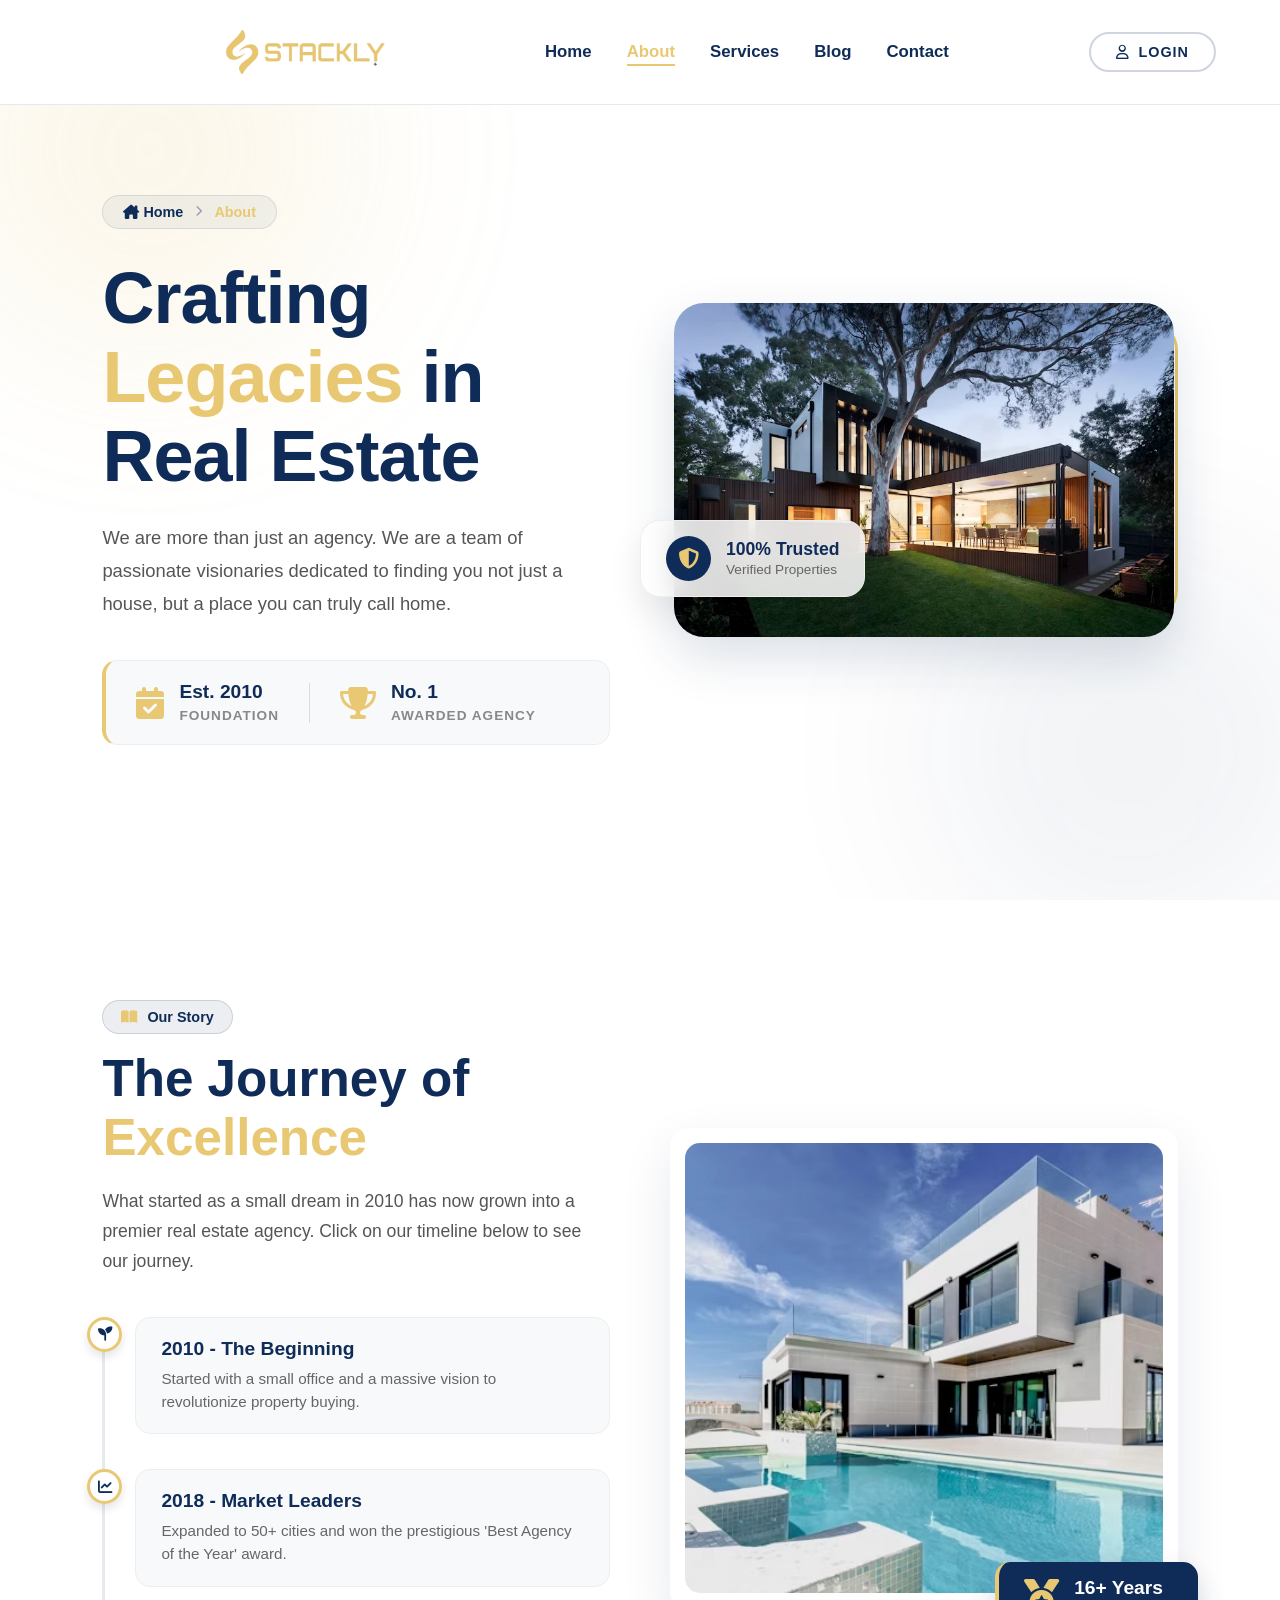
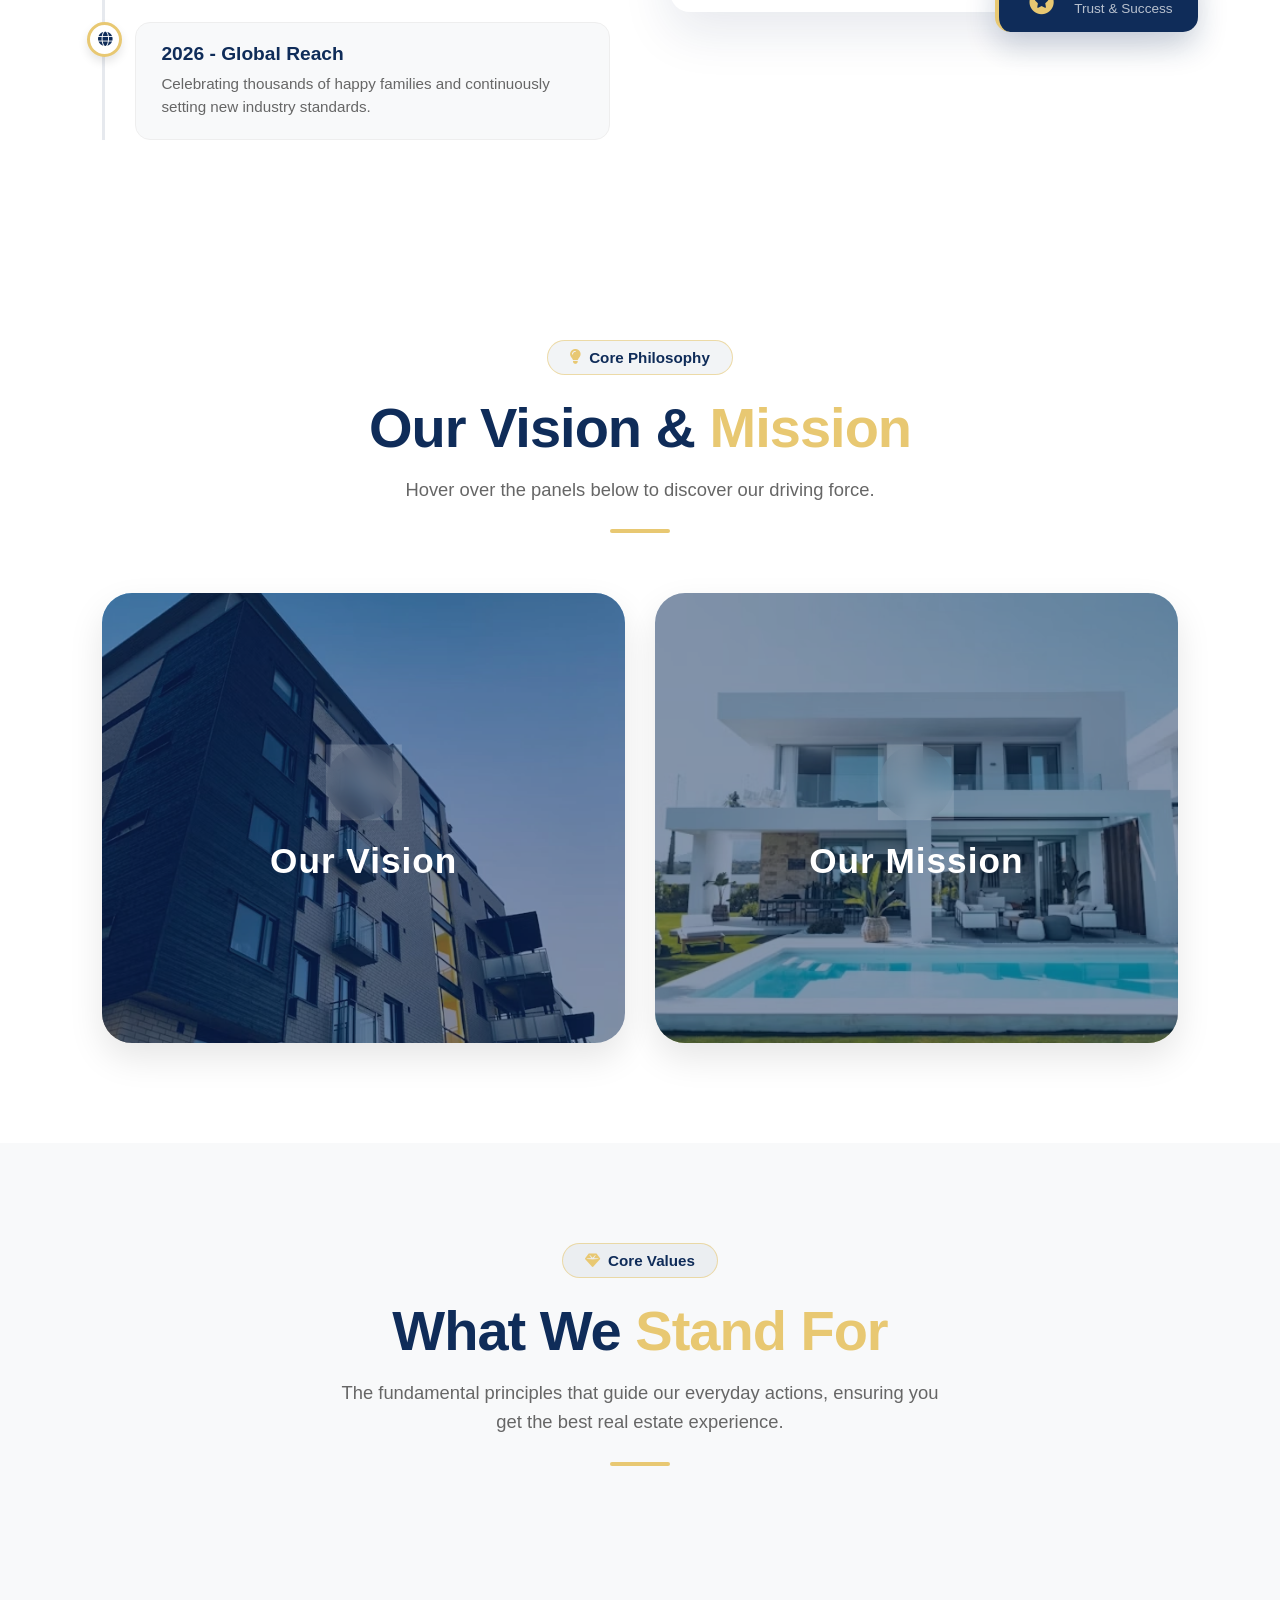
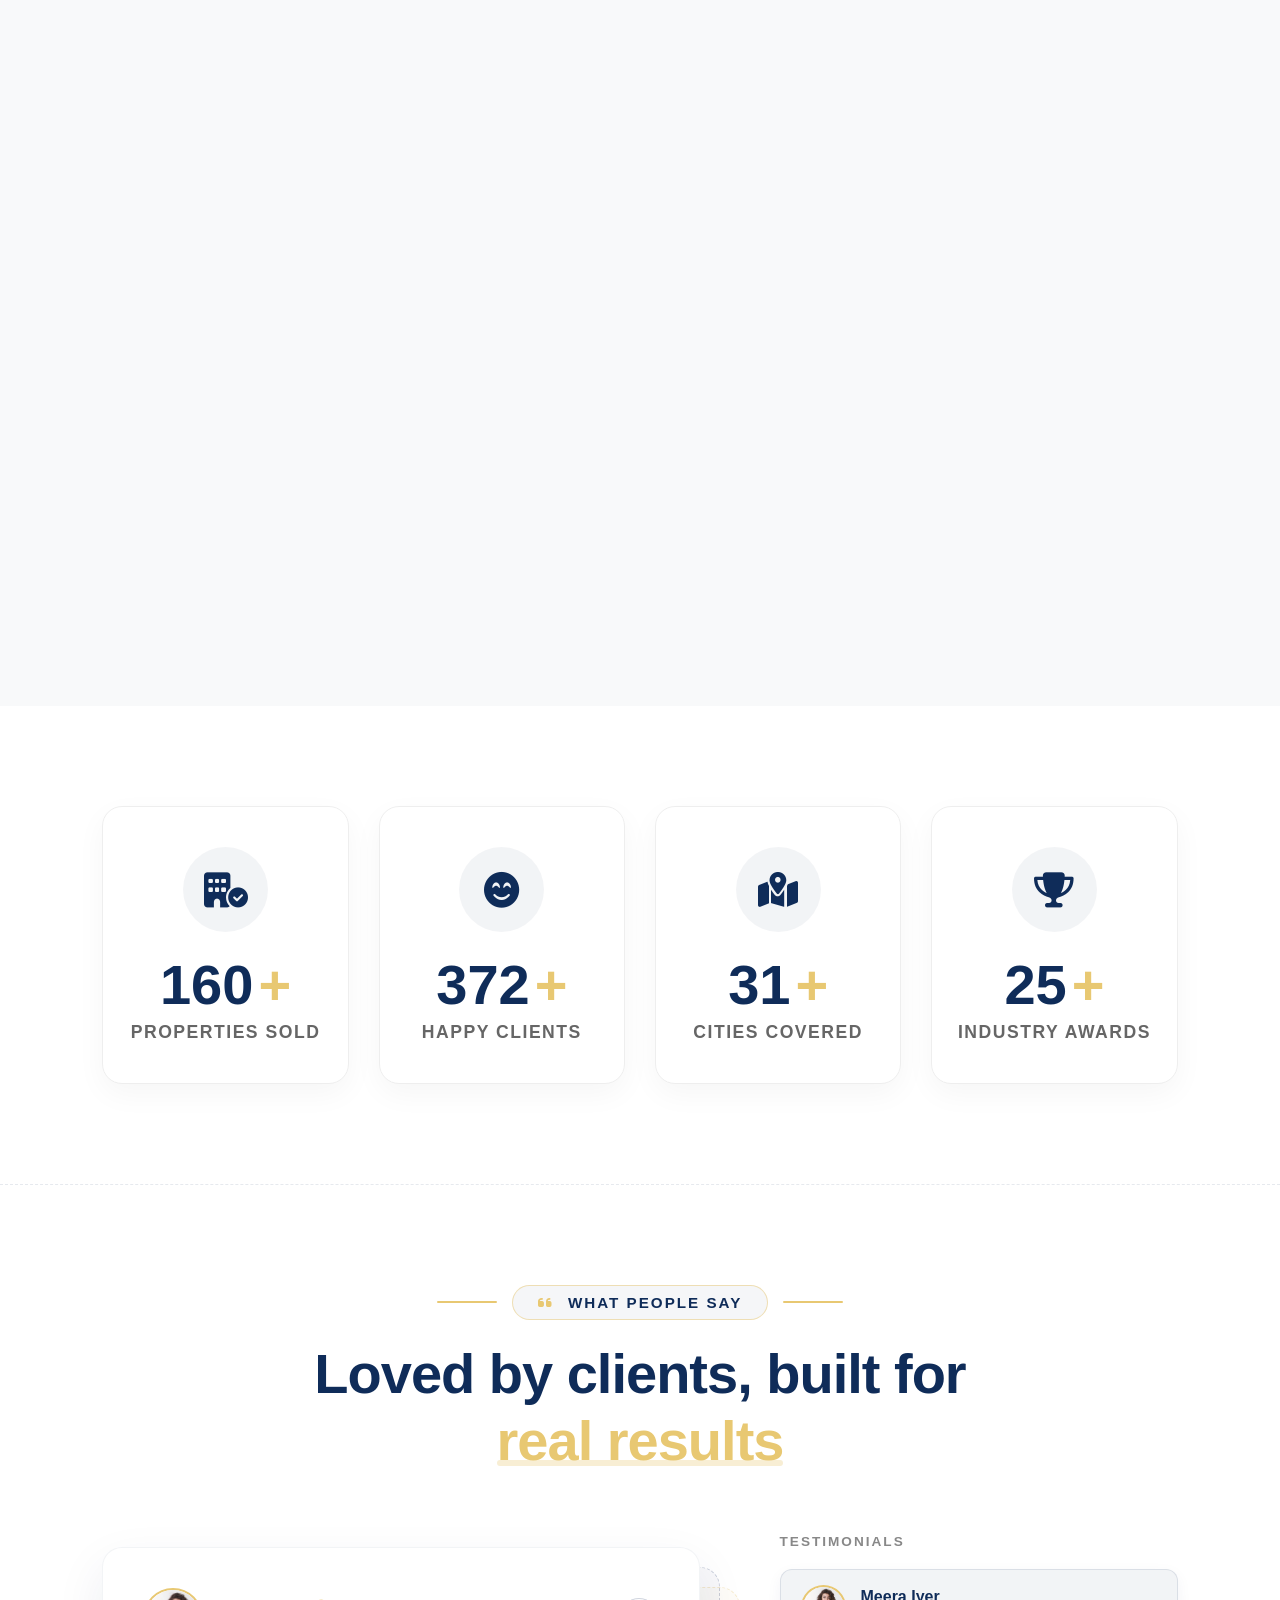
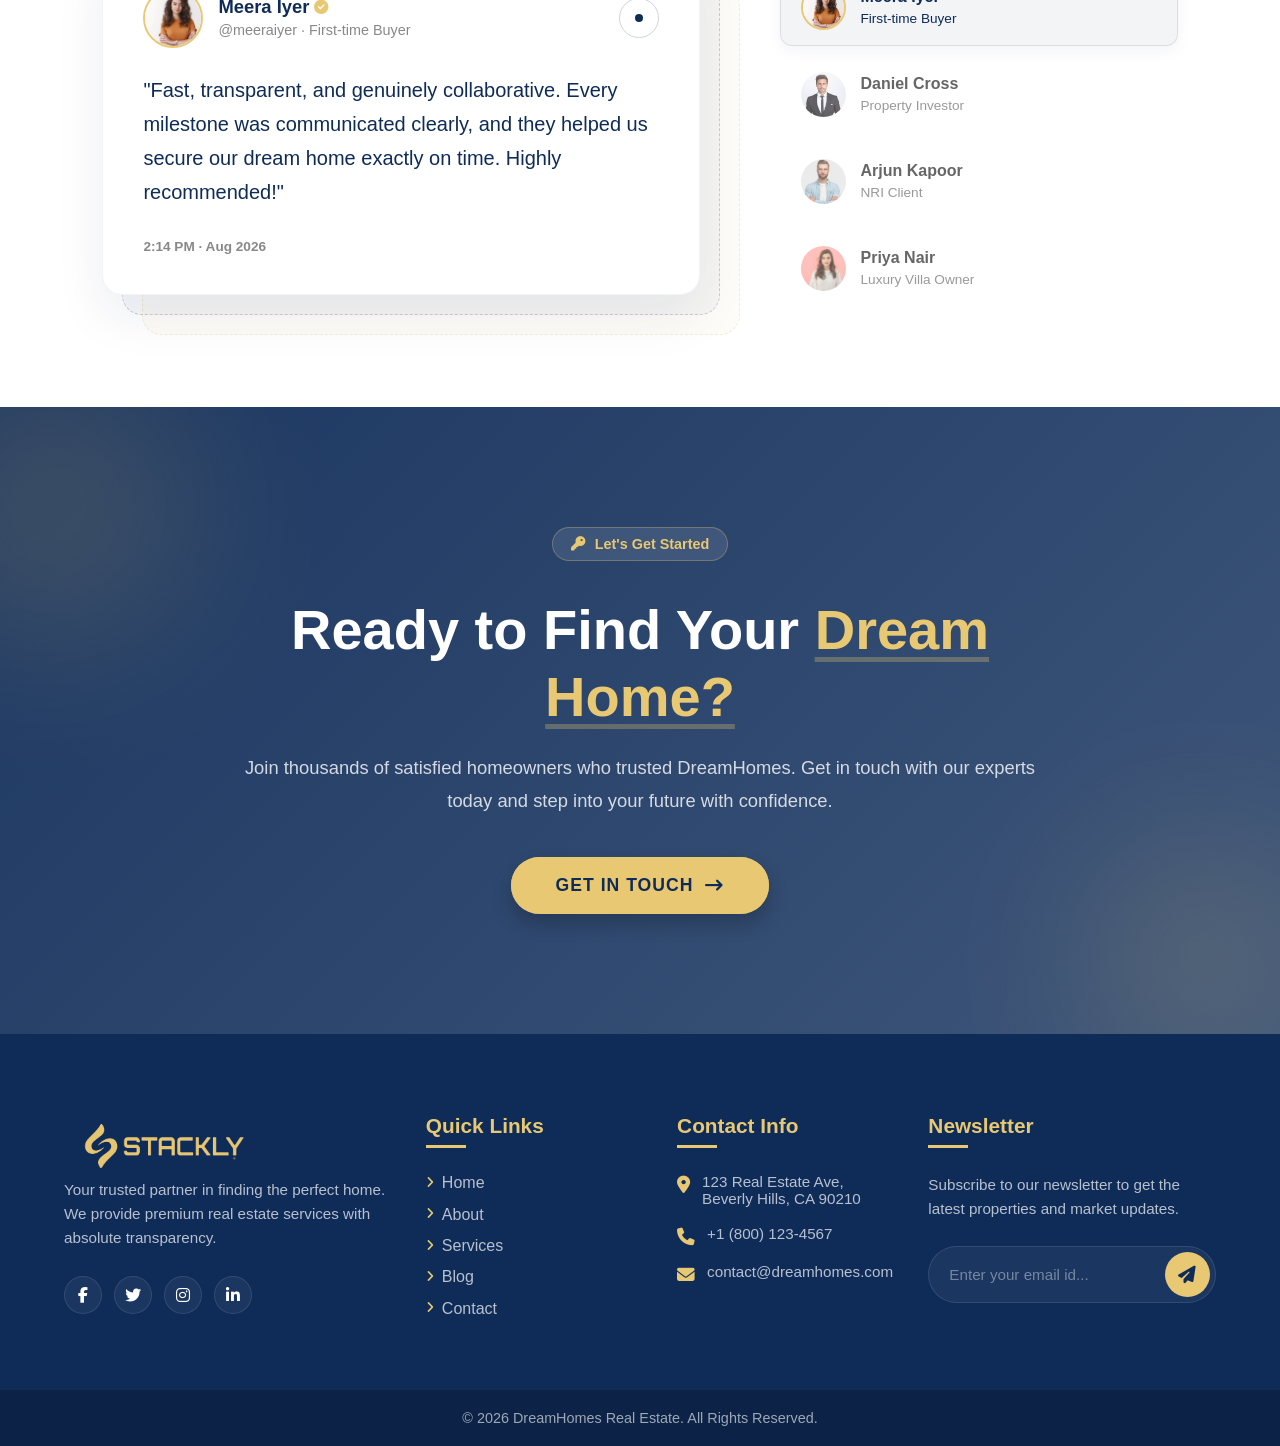
<file: about.html>
<!DOCTYPE html>
<html lang="en">
<head>
    <meta charset="UTF-8">
    <meta name="viewport" content="width=device-width, initial-scale=1.0">
    <title>About</title>
    <link rel="stylesheet" href="about.css">
    <link rel="stylesheet" href="real.css">
    <link rel="stylesheet" href="https://cdnjs.cloudflare.com/ajax/libs/font-awesome/6.4.0/css/all.min.css">
    <link href="https://unpkg.com/aos@2.3.1/dist/aos.css" rel="stylesheet">
</head>
<body>
    

    <header class="premium-navbar" id="mainNavbar">
    <div class="nav-container">
        
       <a href="index.html" class="nav-logo">
            <a href="index.html" class="logo-container">
                <img src="./asset/logo (4).webp" alt="Company Logo" class="logo-img">
            </a>
        </a>

         
        <nav class="nav-menu" id="navMenu">
            <ul class="nav-list">
                <li><a href="index.html" class="nav-link">Home</a></li>
                <li><a href="about.html" class="nav-link active">About</a></li>
                <li><a href="services.html" class="nav-link">Services</a></li>
                <li><a href="blog.html" class="nav-link">Blog</a></li>
                <li><a href="contact.html" class="nav-link">Contact</a></li>
            </ul>
            
             
            <a href="login.html" class="btn-login-mobile">
                <i class="fa-regular fa-user"></i> Login / Register
            </a>
        </nav>

         
        <div class="nav-actions">
             
            <a href="login.html" class="btn-login-desktop">
                <i class="fa-regular fa-user"></i> Login
            </a>
            
             
            <button class="hamburger-btn" id="hamburgerBtn" aria-label="Toggle Menu">
                <i class="fa-solid fa-bars-staggered"></i>
            </button>
        </div>

    </div>
</header>


     
<section class="about-hero-light" id="hero">
    
     
    <div class="hero-glow-light glow-top-left"></div>
    <div class="hero-glow-light glow-bottom-right"></div>

    <div class="container hero-container-light">
        
         
        <div class="hero-text-light">
            
             
            <div class="breadcrumb-light" data-aos="fade-down" data-aos-duration="1000">
                <a href="index.html"><i class="fa-solid fa-house-chimney"></i> Home</a>
                <i class="fa-solid fa-chevron-right separator"></i>
                <span class="active">About </span>
            </div>

             
            <h1 data-aos="fade-right" data-aos-duration="1200" data-aos-delay="200">
                Crafting <span>Legacies</span> in Real Estate
            </h1>
            
            <p class="hero-desc-light" data-aos="fade-right" data-aos-duration="1200" data-aos-delay="400">
                We are more than just an agency. We are a team of passionate visionaries dedicated to finding you not just a house, but a place you can truly call home.
            </p>

             
            <div class="hero-quick-stats-light" data-aos="fade-up" data-aos-delay="600">
                <div class="stat-item">
                    <i class="fa-solid fa-calendar-check fa-beat-fade"></i>
                    <div>
                        <h4>Est. 2010</h4>
                        <span>Foundation</span>
                    </div>
                </div>
                <div class="stat-divider-light"></div>
                <div class="stat-item">
                    <i class="fa-solid fa-trophy fa-bounce"></i>
                    <div>
                        <h4>No. 1</h4>
                        <span>Awarded Agency</span>
                    </div>
                </div>
            </div>
        </div>

         
        <div class="hero-visual-light" data-aos="zoom-in-left" data-aos-duration="1500" data-aos-delay="300">
             
            <div class="visual-frame-light"></div>
            
             
            <img src="./asset/h11.webp" alt="About Agency" class="floating-img">
            
             
            <div class="floating-badge-light">
                <div class="badge-icon"><i class="fa-solid fa-shield-halved"></i></div>
                <div class="badge-text">
                    <strong>100% Trusted</strong>
                    <span>Verified Properties</span>
                </div>
            </div>
        </div>

    </div>

   
</section>


 
<section class="our-story-light" id="story">
    <div class="container story-container-light">

         
        <div class="story-content-light" data-aos="fade-right" data-aos-duration="1200">
            <span class="subtitle-badge-light">
                <i class="fa-solid fa-book-open fa-fade"></i> Our Story
            </span>
            <h2>The Journey of <span>Excellence</span></h2>
            <p class="story-desc">
                What started as a small dream in 2010 has now grown into a premier real estate agency. Click on our timeline below to see our journey.
            </p>

             
            <div class="timeline-wrapper">
                
                 
                <div class="timeline-item" onclick="changeStoryImg('year2010')" data-aos="fade-up" data-aos-delay="200" style="cursor: pointer;">
                    <div class="timeline-dot"><i class="fa-solid fa-seedling"></i></div>
                    <div class="timeline-box">
                        <h4>2010 - The Beginning</h4>
                        <p>Started with a small office and a massive vision to revolutionize property buying.</p>
                    </div>
                </div>
                
                 
                <div class="timeline-item" onclick="changeStoryImg('year2018')" data-aos="fade-up" data-aos-delay="400" style="cursor: pointer;">
                    <div class="timeline-dot"><i class="fa-solid fa-chart-line"></i></div>
                    <div class="timeline-box">
                        <h4>2018 - Market Leaders</h4>
                        <p>Expanded to 50+ cities and won the prestigious 'Best Agency of the Year' award.</p>
                    </div>
                </div>
                
                 
                <div class="timeline-item" onclick="changeStoryImg('year2026')" data-aos="fade-up" data-aos-delay="600" style="cursor: pointer;">
                    <div class="timeline-dot"><i class="fa-solid fa-globe"></i></div>
                    <div class="timeline-box">
                        <h4>2026 - Global Reach</h4>
                        <p>Celebrating thousands of happy families and continuously setting new industry standards.</p>
                    </div>
                </div>

            </div>
        </div>

         
        <div class="story-visuals-light" data-aos="fade-left" data-aos-duration="1200" data-aos-delay="300">
            <div class="single-img-wrapper">
                 
                <img src="./asset/h8.webp" alt="Our Journey" id="storyMainImg" class="story-single-img">
                
                 
                <div class="years-badge-light">
                    <i class="fa-solid fa-medal"></i>
                    <div class="badge-text-right">
                        <span>16+ Years</span>
                        <small>Trust & Success</small>
                    </div>
                </div>
            </div>
        </div>

    </div>
</section>


 
<section class="vision-mission-expand" id="philosophy">
    <div class="container">
        
        
<div class="section-header-animated">
    
     
    <div class="badge-wrapper" data-aos="zoom-in" data-aos-duration="1000">
        <span class="subtitle-badge-pulse">
            <i class="fa-solid fa-lightbulb fa-beat-fade"></i> Core Philosophy
        </span>
    </div>

     
    <h2 data-aos="fade-up" data-aos-duration="1200" data-aos-delay="200">
        Our Vision & <span class="text-glow">Mission</span>
    </h2>

     
    <p class="section-desc-center" data-aos="fade-up" data-aos-duration="1200" data-aos-delay="400">
        Hover over the panels below to discover our driving force.
    </p>

     
    <div class="animated-separator" data-aos="zoom-in" data-aos-delay="600"></div>

</div>

         
        <div class="expand-wrapper" data-aos="fade-up" data-aos-duration="1200">
            
             
            <div class="expand-panel" style="background-image: url('./asset/h4.webp');">
                <div class="panel-overlay"></div>
                <div class="panel-content">
                    <div class="panel-icon"><i class="fa-solid fa-eye"></i></div>
                    <h3>Our Vision</h3>
                    <div class="panel-text">
                        <p>To be the most trusted and globally recognized real estate agency, setting new standards in property buying, selling, and investments through continuous innovation.</p>
                    </div>
                </div>
            </div>

             
            <div class="expand-panel" style="background-image: url('./asset/h5.webp');">
                <div class="panel-overlay"></div>
                <div class="panel-content">
                    <div class="panel-icon"><i class="fa-solid fa-bullseye"></i></div>
                    <h3>Our Mission</h3>
                    <div class="panel-text">
                        <p>To empower families and investors by providing 100% transparent, zero-commission, and legally verified real estate solutions for a joyful journey.</p>
                    </div>
                </div>
            </div>

        </div>

    </div>
</section>


 
<section class="core-values-section" id="values">
    <div class="container">
        
         
        <div class="section-header-animated">
            <div class="badge-wrapper" data-aos="zoom-in">
                <span class="subtitle-badge-pulse">
                    <i class="fa-solid fa-gem fa-beat-fade"></i> Core Values
                </span>
            </div>
            <h2 data-aos="fade-up" data-aos-delay="200">What We <span class="text-glow">Stand For</span></h2>
            <p class="section-desc-center" data-aos="fade-up" data-aos-delay="400">
                The fundamental principles that guide our everyday actions, ensuring you get the best real estate experience.
            </p>
            <div class="animated-separator" data-aos="zoom-in" data-aos-delay="600"></div>
        </div>

         
        <div class="values-grid">
            
             
            <div class="flip-card-pro" data-aos="zoom-in-up" data-aos-delay="100">
                <div class="flip-card-inner">
                     
                    <div class="flip-card-front">
                        <div class="value-icon-pro"><i class="fa-solid fa-handshake-angle"></i></div>
                        <h3>Trust</h3>
                    </div>
                     
                    <div class="flip-card-back">
                        <i class="fa-solid fa-handshake-angle back-icon"></i>
                        <h3>Trust</h3>
                        <p>We build lasting relationships through 100% transparency and secure, verified transactions.</p>
                    </div>
                </div>
            </div>

             
            <div class="flip-card-pro" data-aos="zoom-in-up" data-aos-delay="300">
                <div class="flip-card-inner">
                    <div class="flip-card-front">
                        <div class="value-icon-pro"><i class="fa-solid fa-scale-balanced"></i></div>
                        <h3>Integrity</h3>
                    </div>
                    <div class="flip-card-back">
                        <i class="fa-solid fa-scale-balanced back-icon"></i>
                        <h3>Integrity</h3>
                        <p>Honesty is our policy. Zero hidden charges, ethical practices, and true legal guidance.</p>
                    </div>
                </div>
            </div>

             
            <div class="flip-card-pro" data-aos="zoom-in-up" data-aos-delay="500">
                <div class="flip-card-inner">
                    <div class="flip-card-front">
                        <div class="value-icon-pro"><i class="fa-solid fa-medal"></i></div>
                        <h3>Quality</h3>
                    </div>
                    <div class="flip-card-back">
                        <i class="fa-solid fa-medal back-icon"></i>
                        <h3>Quality</h3>
                        <p>Only the finest properties make our list. We never compromise on construction and location quality.</p>
                    </div>
                </div>
            </div>

             
            <div class="flip-card-pro" data-aos="zoom-in-up" data-aos-delay="700">
                <div class="flip-card-inner">
                    <div class="flip-card-front">
                        <div class="value-icon-pro"><i class="fa-solid fa-heart-circle-check"></i></div>
                        <h3>Commitment</h3>
                    </div>
                    <div class="flip-card-back">
                        <i class="fa-solid fa-heart-circle-check back-icon"></i>
                        <h3>Commitment</h3>
                        <p>We are dedicated to you 24/7, from the first site visit to handing over the keys to your dream home.</p>
                    </div>
                </div>
            </div>

        </div>

    </div>
</section>


 
<section class="milestones-light" id="milestones">
    <div class="container">
        
        <div class="milestones-grid-light">
            
             
            <div class="mile-card" data-aos="fade-up" data-aos-delay="100">
                <div class="mile-icon-box">
                    <i class="fa-solid fa-building-circle-check"></i>
                </div>
                <div class="mile-counter-wrap">
                    <h3 class="counter" data-target="500">0</h3><span class="plus-icon">+</span>
                </div>
                <p>Properties Sold</p>
            </div>

             
            <div class="mile-card" data-aos="fade-up" data-aos-delay="300">
                <div class="mile-icon-box">
                    <i class="fa-solid fa-face-smile-beam"></i>
                </div>
                <div class="mile-counter-wrap">
                    <h3 class="counter" data-target="1200">0</h3><span class="plus-icon">+</span>
                </div>
                <p>Happy Clients</p>
            </div>

             
            <div class="mile-card" data-aos="fade-up" data-aos-delay="500">
                <div class="mile-icon-box">
                    <i class="fa-solid fa-map-location-dot"></i>
                </div>
                <div class="mile-counter-wrap">
                    <h3 class="counter" data-target="50">0</h3><span class="plus-icon">+</span>
                </div>
                <p>Cities Covered</p>
            </div>

             
            <div class="mile-card" data-aos="fade-up" data-aos-delay="700">
                <div class="mile-icon-box">
                    <i class="fa-solid fa-trophy"></i>
                </div>
                <div class="mile-counter-wrap">
                    <h3 class="counter" data-target="25">0</h3><span class="plus-icon">+</span>
                </div>
                <p>Industry Awards</p>
            </div>

        </div>

    </div>
</section>

 
<section class="testimonial-split-section" id="testimonials">
    <div class="container">
        
         
<div class="testi-centered-header" data-aos="zoom-in" data-aos-duration="1000">
    <div class="testi-badge-gold">
        <span class="line-left"></span>
        <span class="badge-content"><i class="fa-solid fa-quote-left fa-bounce"></i> What People Say</span>
        <span class="line-right"></span>
    </div>
    <h2 class="testi-main-heading" data-aos="fade-up" data-aos-delay="200">
        Loved by clients, built for <span class="gold-highlight">real results</span>
    </h2>
</div>

         
        <div class="testi-split-wrapper">
            
             
            <div class="testi-featured-area" data-aos="fade-right" data-aos-delay="400">
                 
                <div class="bg-card bg-card-2"></div>
                <div class="bg-card bg-card-1"></div>
                
                 
                <div class="testi-main-card" id="mainTestimonialCard">
                    
                    <div class="testi-card-header">
                        <div class="testi-author-info">
                            <img src="./asset/woman1.webp" alt="Meera Iyer" id="mainImage">
                            <div>
                                <h4 id="mainName">Meera Iyer <i class="fa-solid fa-circle-check verified-icon"></i></h4>
                                <span id="mainRole">@meeraiyer · First-time Buyer</span>
                            </div>
                        </div>
                        <div class="quote-icon-ring">
                            <div class="ring-dot"></div>
                        </div>
                    </div>

                    <p class="testi-card-body" id="mainText">
                        "Fast, transparent, and genuinely collaborative. Every milestone was communicated clearly, and they helped us secure our dream home exactly on time. Highly recommended!"
                    </p>

                    <div class="testi-card-footer" id="mainDate">
                        2:14 PM · Aug 2026
                    </div>
                </div>
            </div>

             
            <div class="testi-list-area" data-aos="fade-left" data-aos-delay="600">
                <h5 class="testi-list-title">TESTIMONIALS</h5>
                
                <div class="testi-users-list">
                     
                    <div class="testi-user-item active-user" onclick="changeTestimonial(0, this)">
                        <img src="./asset/woman1.webp" alt="Meera">
                        <div class="user-item-info">
                            <h4>Meera Iyer</h4>
                            <span>First-time Buyer</span>
                        </div>
                    </div>

                     
                    <div class="testi-user-item" onclick="changeTestimonial(1, this)">
                        <img src="./asset/man1.webp" alt="Daniel">
                        <div class="user-item-info">
                            <h4>Daniel Cross</h4>
                            <span>Property Investor</span>
                        </div>
                    </div>

                     
                    <div class="testi-user-item" onclick="changeTestimonial(2, this)">
                        <img src="./asset/man3.webp" alt="Arjun">
                        <div class="user-item-info">
                            <h4>Arjun Kapoor</h4>
                            <span>NRI Client</span>
                        </div>
                    </div>

                     
                    <div class="testi-user-item" onclick="changeTestimonial(3, this)">
                        <img src="./asset/woman2.webp" alt="Priya">
                        <div class="user-item-info">
                            <h4>Priya Nair</h4>
                            <span>Luxury Villa Owner</span>
                        </div>
                    </div>
                </div>
            </div>

        </div>
    </div>
</section>


 
<section class="cta-section-pro" id="cta">
    
     
    <div class="cta-overlay-pro"></div>
    
     
    <div class="cta-shape shape-1"></div>
    <div class="cta-shape shape-2"></div>

    <div class="container cta-container-pro">
        
         
        <div class="cta-content-pro" data-aos="zoom-in" data-aos-duration="1200">
            <span class="subtitle-badge-light" style="background: rgba(255,255,255,0.1); color: #E8C872; border-color: rgba(232, 200, 114, 0.3);">
                <i class="fa-solid fa-key fa-shake"></i> Let's Get Started
            </span>
            
            <h2>Ready to Find Your <span>Dream Home?</span></h2>
            
            <p>Join thousands of satisfied homeowners who trusted DreamHomes. Get in touch with our experts today and step into your future with confidence.</p>
            
             
            <div class="cta-btn-wrapper" data-aos="fade-up" data-aos-delay="300">
                <a href="404.html" class="cta-btn-pro">
                    Get in Touch <i class="fa-solid fa-arrow-right-long"></i>
                </a>
                 
                <div class="btn-glow-pulse"></div>
            </div>
            
        </div>
    </div>
</section>


<footer class="footer-section" id="contact">
    <div class="container">
         
        <div class="footer-grid">
            
             
            <div class="footer-col" data-aos="fade-up" data-aos-delay="200">
                <a href="index.html" class="logo-container">
                <img src="./asset/logo (4).webp" alt="Company Logo" class="logo-img">
            </a>
                <p class="footer-desc">
                    Your trusted partner in finding the perfect home. We provide premium real estate services with absolute transparency.
                </p>
                <div class="footer-social">
                    <a href="404.html" class="f-social-link"><i class="fa-brands fa-facebook-f"></i></a>
                    <a href="404.html" class="f-social-link"><i class="fa-brands fa-twitter"></i></a>
                    <a href="404.html" class="f-social-link"><i class="fa-brands fa-instagram"></i></a>
                    <a href="404.html" class="f-social-link"><i class="fa-brands fa-linkedin-in"></i></a>
                </div>
            </div>

             
            <div class="footer-col" data-aos="fade-up" data-aos-delay="400">
                <h3>Quick Links</h3>
                <ul class="footer-links">
                    <li><a href="index.html"><i class="fa-solid fa-angle-right"></i> Home</a></li>
                    <li><a href="about.html"><i class="fa-solid fa-angle-right"></i> About</a></li>
                    <li><a href="services.html"><i class="fa-solid fa-angle-right"></i> Services</a></li>
                    <li><a href="blog.html"><i class="fa-solid fa-angle-right"></i> Blog</a></li>
                    <li><a href="contact.html"><i class="fa-solid fa-angle-right"></i> Contact</a></li>
                </ul>
            </div>

             
            <div class="footer-col" data-aos="fade-up" data-aos-delay="600">
                <h3>Contact Info</h3>
                <ul class="footer-contact">
                    <li>
                        <i class="fa-solid fa-location-dot"></i>
                        <span>123 Real Estate Ave,<br>Beverly Hills, CA 90210</span>
                    </li>
                    <li>
                        <i class="fa-solid fa-phone"></i>
                        <span>+1 (800) 123-4567</span>
                    </li>
                    <li>
                        <i class="fa-solid fa-envelope"></i>
                        <span>contact@dreamhomes.com</span>
                    </li>
                </ul>
            </div>

             
            <div class="footer-col" data-aos="fade-up" data-aos-delay="800">
                <h3>Newsletter</h3>
                <p class="footer-desc">Subscribe to our newsletter to get the latest properties and market updates.</p>
                
                <form class="newsletter-form-pro" id="newsletterForm">
                    <input type="text" id="newsletterEmail" placeholder="Enter your email id..." autocomplete="off">
                    <button type="submit" class="news-btn-pro">
                        <i class="fa-solid fa-paper-plane"></i>
                    </button>
                </form>
                
                 
                <p id="newsMessage" class="news-message"></p>
            </div>

        </div>
    </div>

     
    <div class="footer-bottom">
        <div class="container">
            <p>&copy; 2026 DreamHomes Real Estate. All Rights Reserved.</p>
        </div>
    </div>
</footer>



     <script src="https://unpkg.com/aos@2.3.1/dist/aos.js"></script>
    <script src="main.js"></script>
    <script>
        AOS.init({
            duration: 1000,
            once: true,
            offset: 50
        });
    </script>

    <script>
 
const timelineImages = {
    'year2010': './asset/h3.webp',
    'year2018': './asset/h4.webp',
    'year2026': './asset/h5.webp'
};

 
function changeStoryImg(year) {
    const mainImg = document.getElementById('storyMainImg');

 
    mainImg.style.opacity = '0.3';

 
    setTimeout(() => {
        mainImg.src = timelineImages[year];
        mainImg.style.opacity = '1';
    }, 300); // 300ms matches the CSS transition time
}




 
const counters = document.querySelectorAll('.counter');
const speed = 100; // Animation speed (Lower is faster)

 
const counterObserver = new IntersectionObserver((entries, observer) => {
    entries.forEach(entry => {
        if (entry.isIntersecting) {
            const counter = entry.target;
            
            const updateCount = () => {
                const target = +counter.getAttribute('data-target'); // Get target number
                const count = +counter.innerText; // Get current number
                
 
                const inc = target / speed;

                if (count < target) {
 
                    counter.innerText = Math.ceil(count + inc);
                    setTimeout(updateCount, 20);
                } else {
                    counter.innerText = target; // Ensure it ends exactly on target
                }
            };
            
            updateCount();
            observer.unobserve(counter); // Stop observing once animation is done
        }
    });
}, { threshold: 0.5 }); // Starts when 50% of the section is visible

 
counters.forEach(counter => {
    counterObserver.observe(counter);
});




 
const testimonials = [
    {
        name: "Meera Iyer",
        role: "@meeraiyer · First-time Buyer",
        image: "https://images.unsplash.com/photo-1573496359142-b8d87734a5a2?ixlib=rb-4.0.3&auto=format&fit=crop&w=150&q=80",
        text: '"Fast, transparent, and genuinely collaborative. Every milestone was communicated clearly, and they helped us secure our dream home exactly on time. Highly recommended!"',
        date: "2:14 PM · Aug 2026"
    },
    {
        name: "Daniel Cross",
        role: "@danielc · Property Investor",
        image: "https://images.unsplash.com/photo-1560250097-0b93528c311a?ixlib=rb-4.0.3&auto=format&fit=crop&w=150&q=80",
        text: '"The level of professionalism is unmatched. Their market insights helped me secure a highly profitable off-market property in downtown. A truly seamless experience."',
        date: "11:30 AM · Sep 2026"
    },
    {
        name: "Arjun Kapoor",
        role: "@arjunk · NRI Client",
        image: "https://images.unsplash.com/photo-1519085360753-af0119f7cbe7?ixlib=rb-4.0.3&auto=format&fit=crop&w=150&q=80",
        text: '"Managing property purchases from abroad is usually stressful, but DreamHomes handled all the legalities and paperwork effortlessly. Total peace of mind!"',
        date: "04:45 PM · Jul 2026"
    },
    {
        name: "Priya Nair",
        role: "@priyan · Luxury Villa Owner",
        image: "https://images.unsplash.com/photo-1580489944761-15a19d654956?ixlib=rb-4.0.3&auto=format&fit=crop&w=150&q=80",
        text: '"From the initial consultation to handing over the keys, the service was pure luxury. They understood exactly what my family needed. Exceptional team!"',
        date: "09:15 AM · Oct 2026"
    }
];

function changeTestimonial(index, element) {
 
    const listItems = document.querySelectorAll('.testi-user-item');
    listItems.forEach(item => item.classList.remove('active-user'));
    
 
    element.classList.add('active-user');

 
    const mainCard = document.getElementById('mainTestimonialCard');
    
 
    mainCard.classList.add('fade-anim');

 
    setTimeout(() => {
        document.getElementById('mainName').innerHTML = `${testimonials[index].name} <i class="fa-solid fa-circle-check verified-icon"></i>`;
        document.getElementById('mainRole').innerText = testimonials[index].role;
        document.getElementById('mainImage').src = testimonials[index].image;
        document.getElementById('mainText').innerText = testimonials[index].text;
        document.getElementById('mainDate').innerText = testimonials[index].date;
        
        mainCard.classList.remove('fade-anim');
    }, 300);
}
    </script>
</body>
</html>
</file>
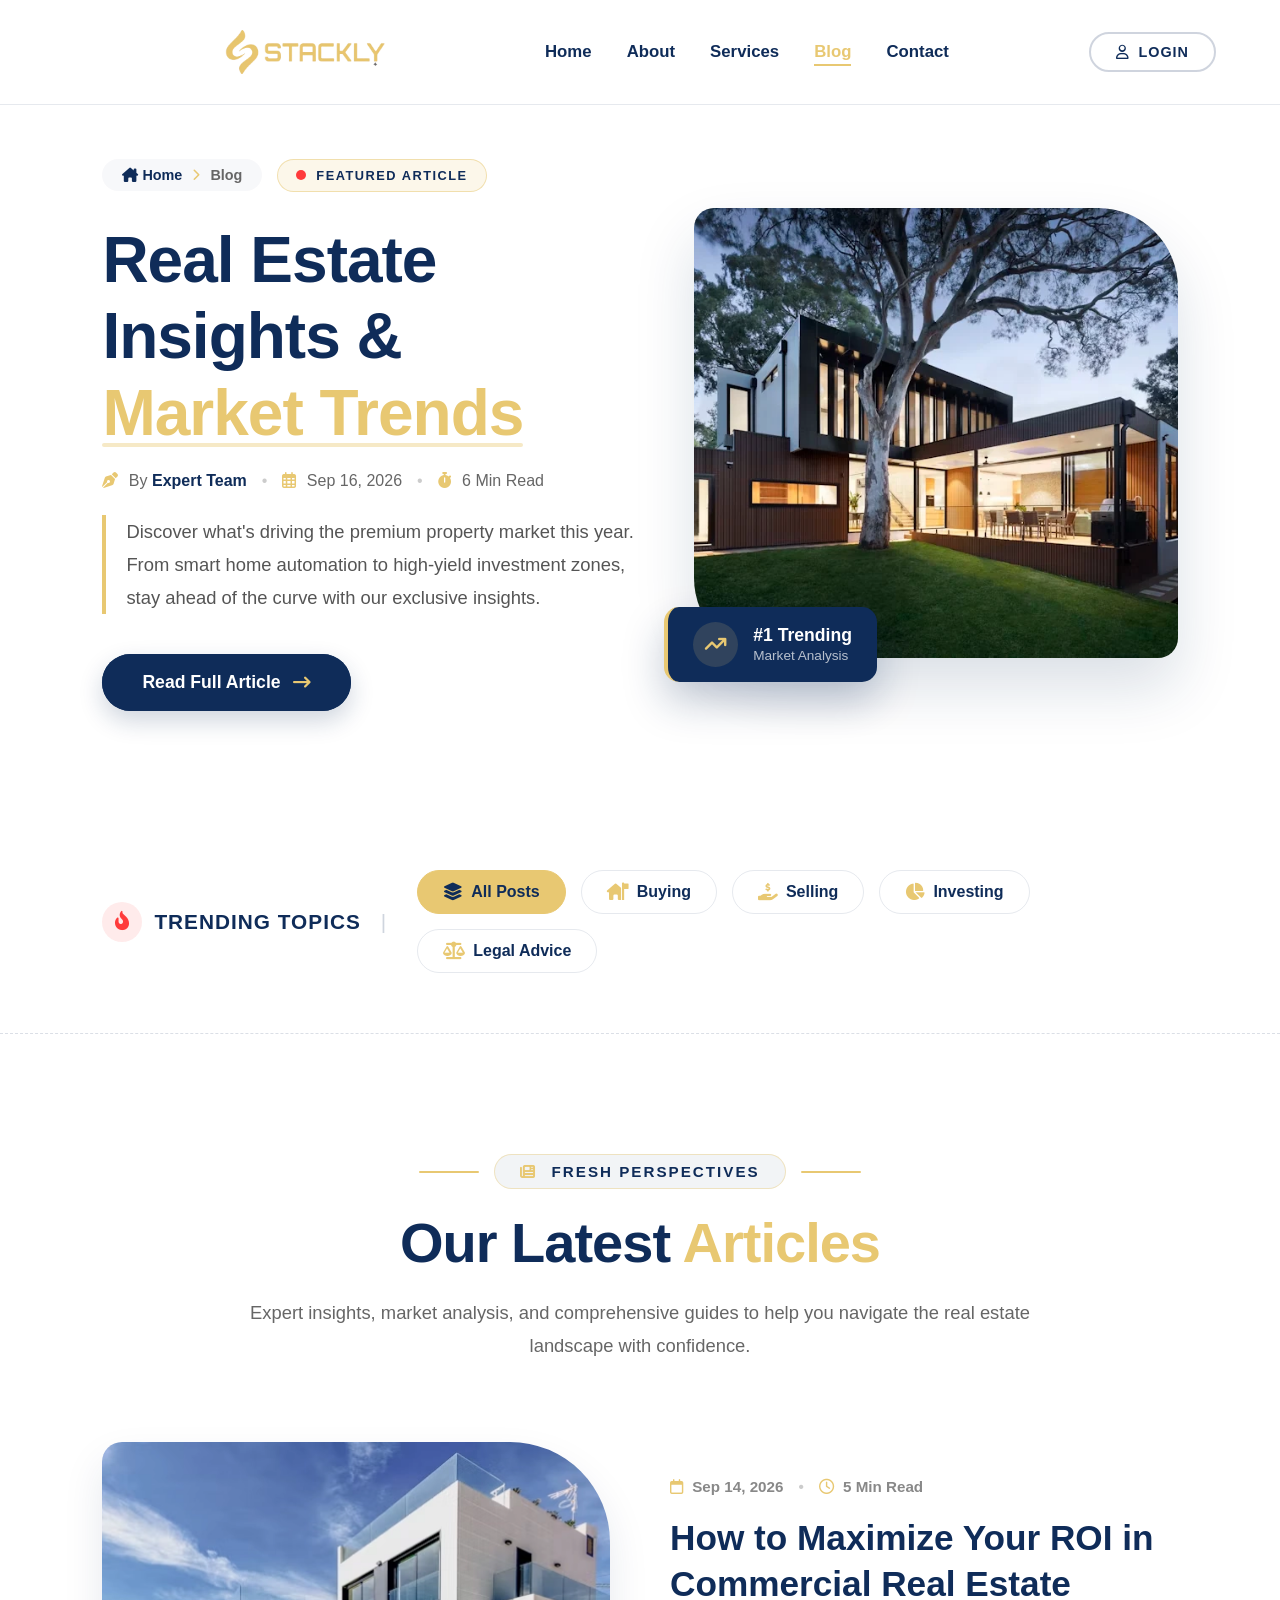
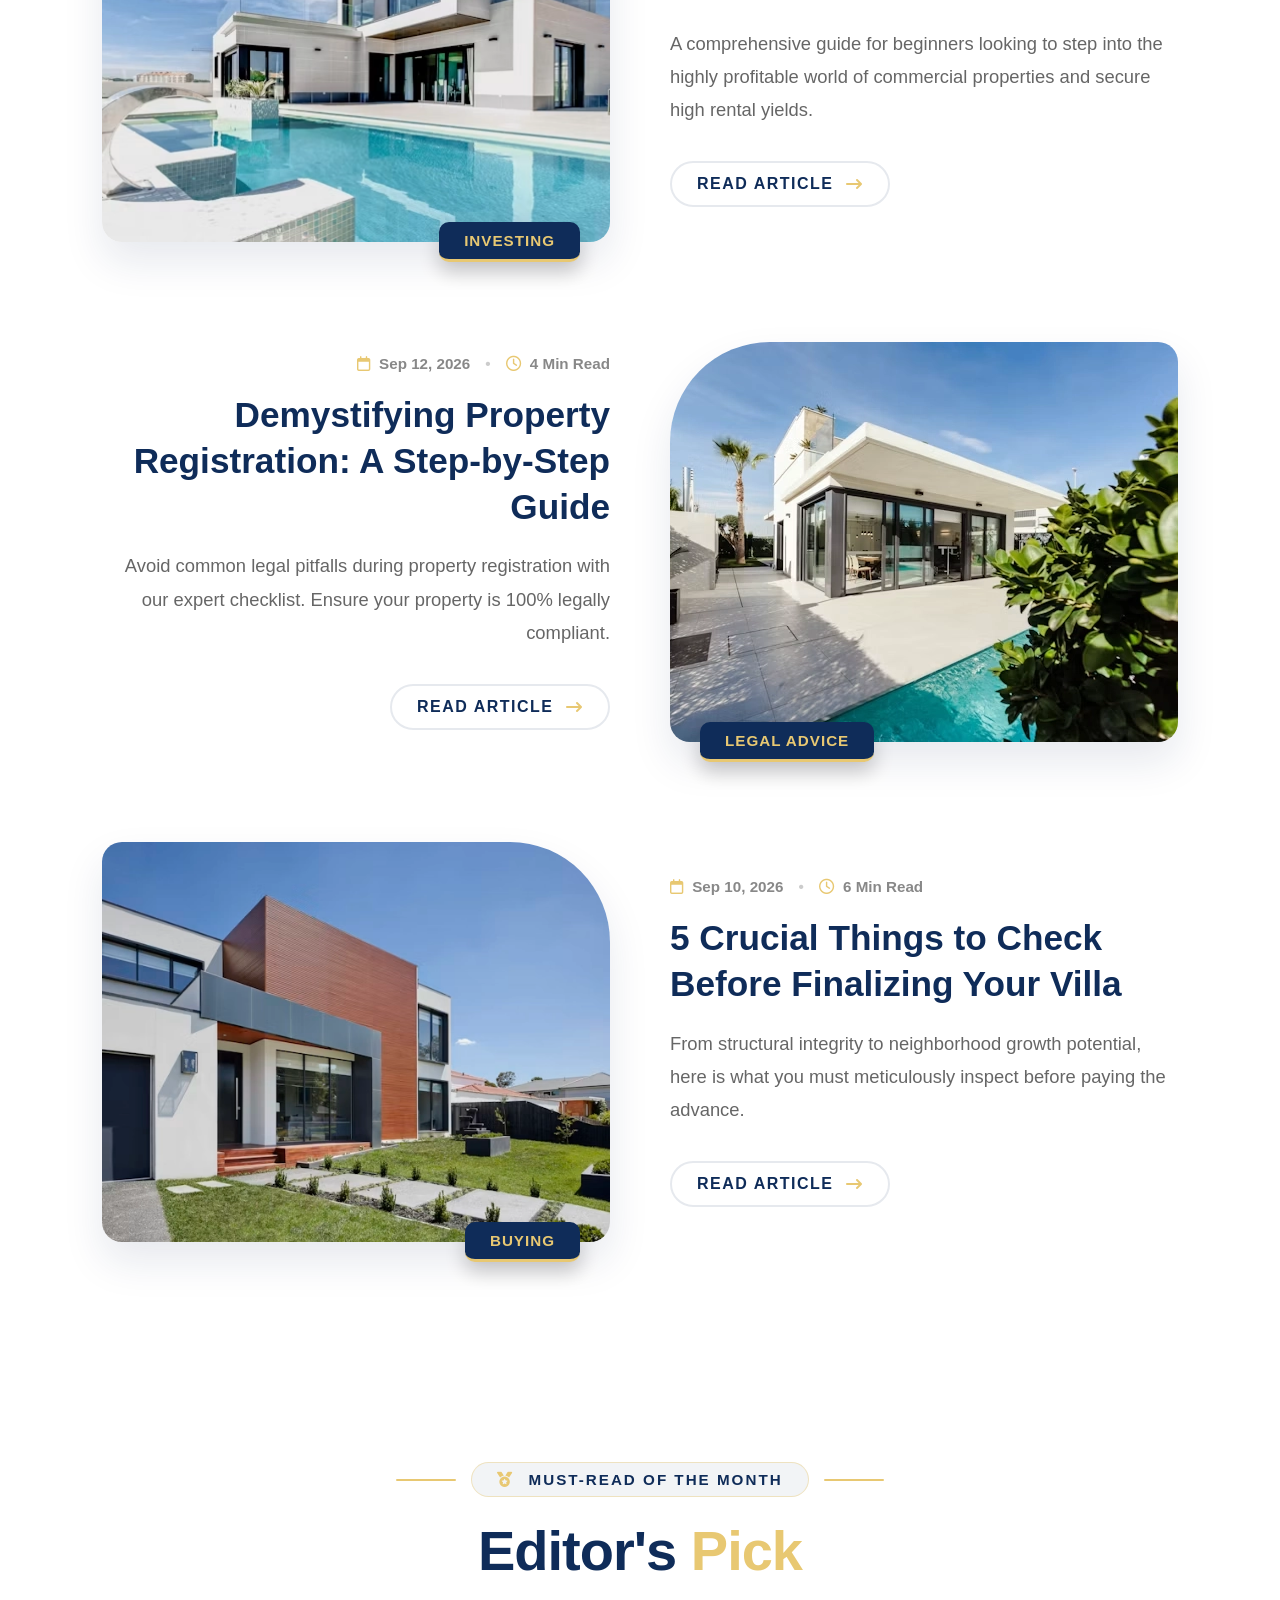
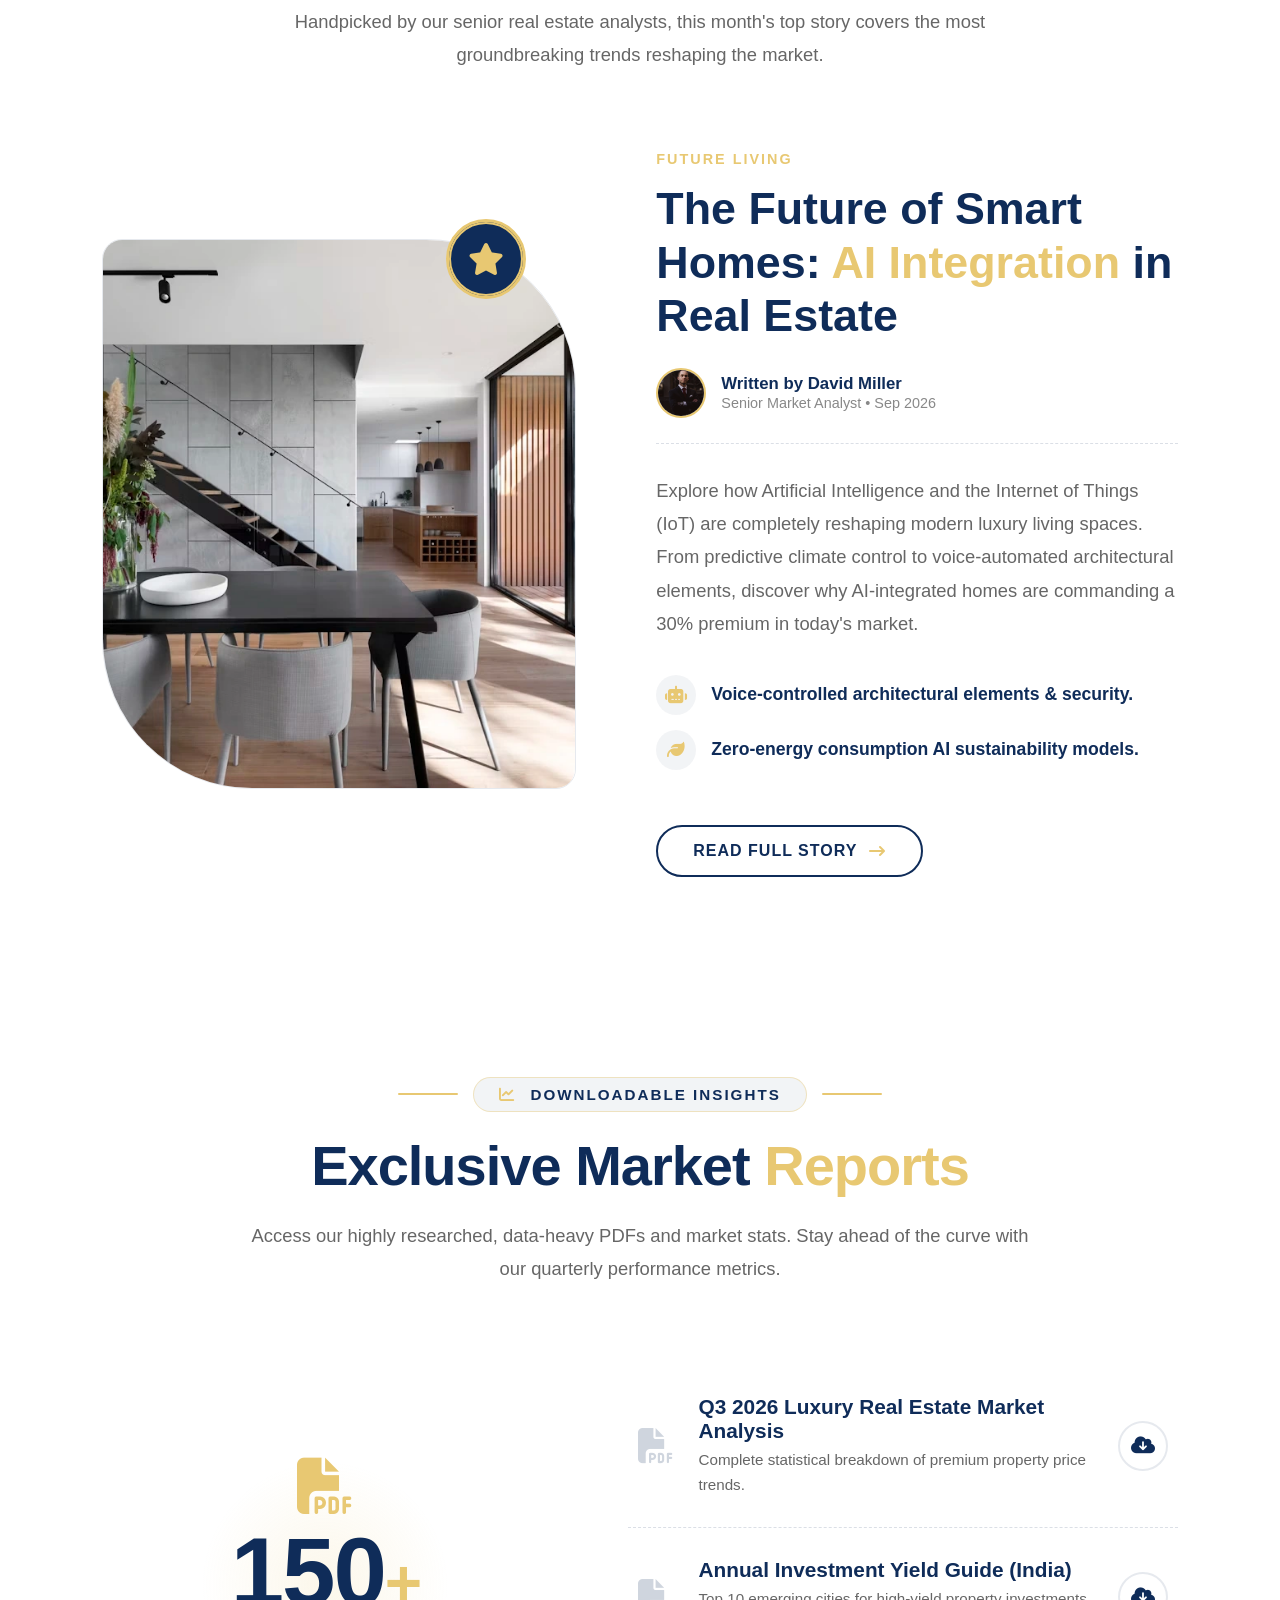
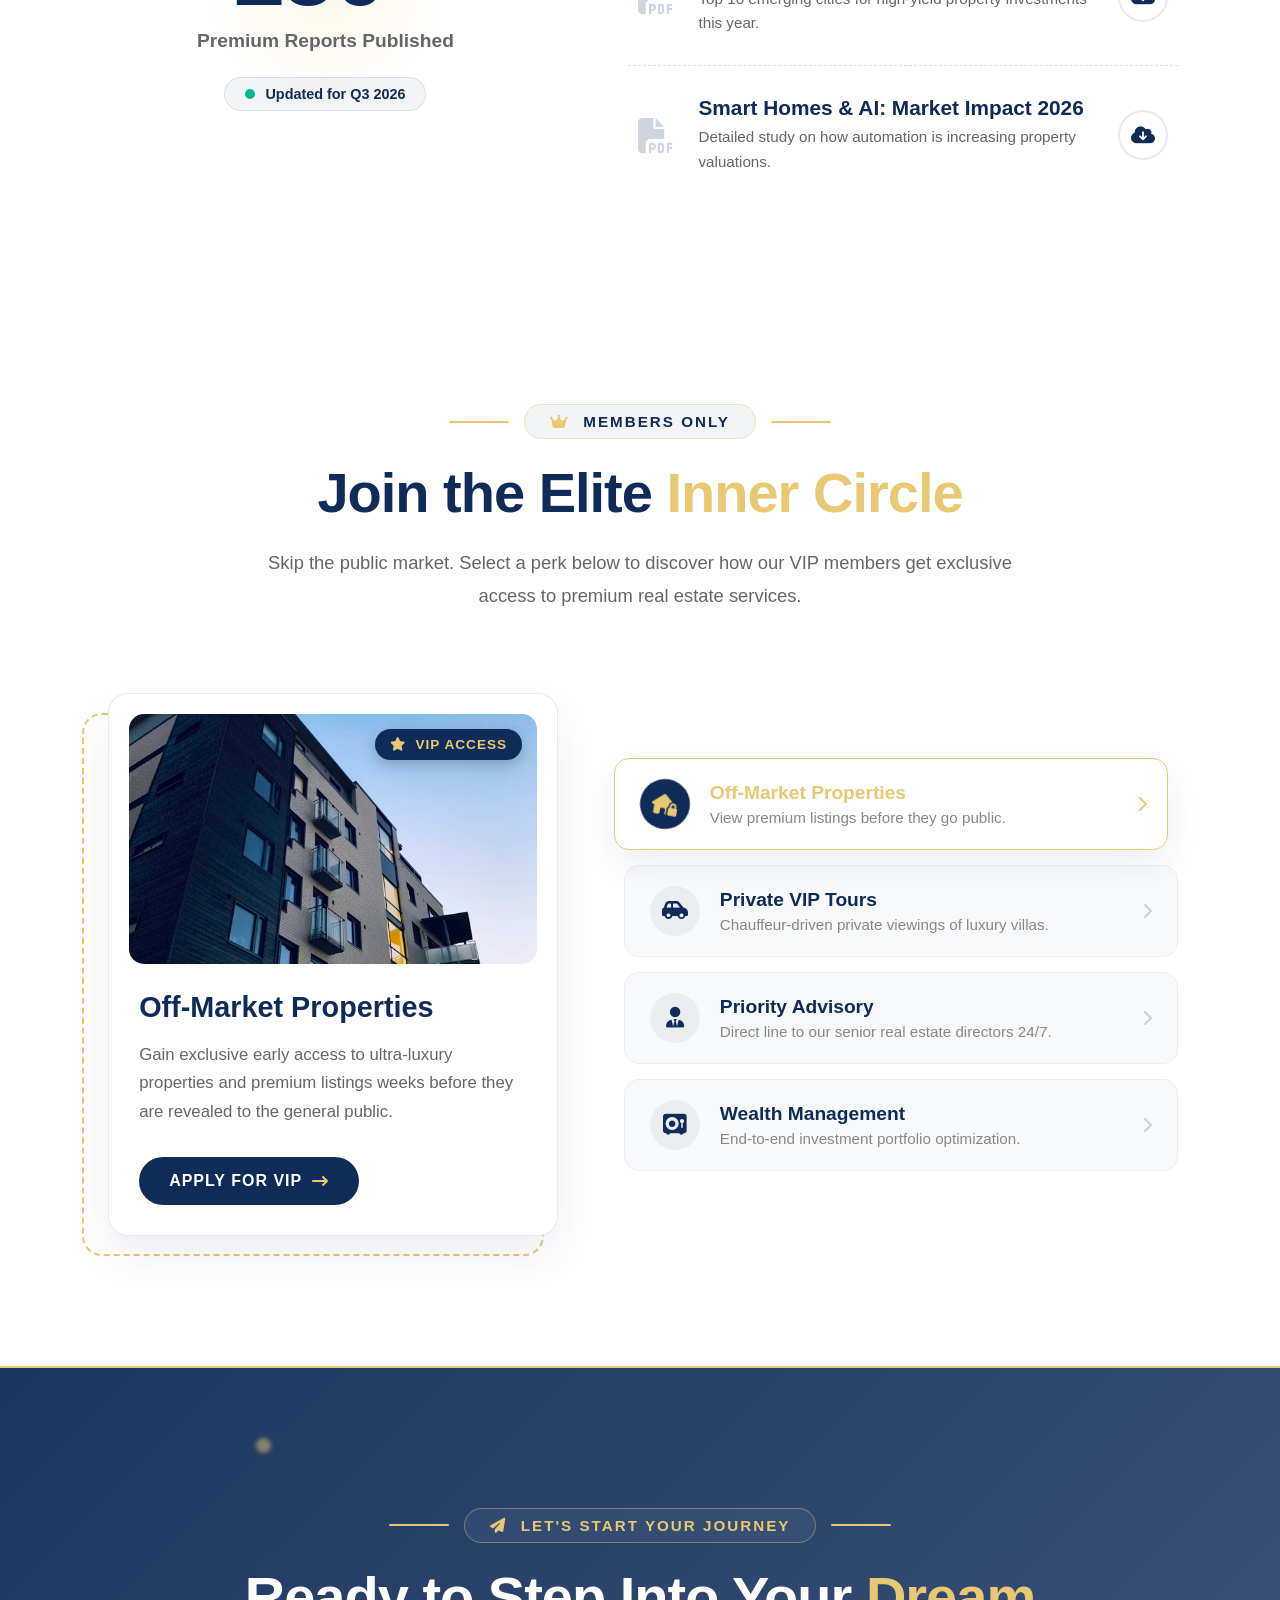
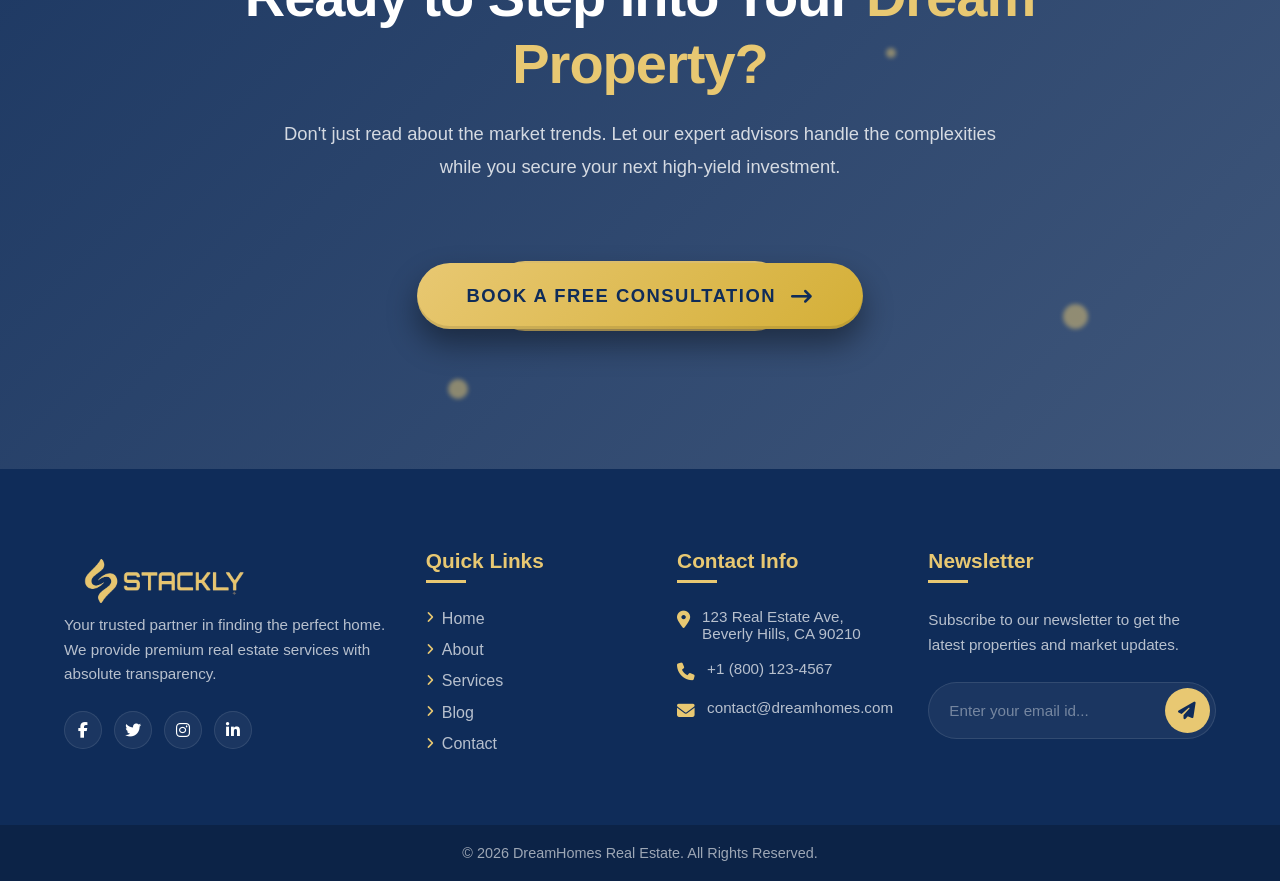
<file: blog.html>
<!DOCTYPE html>
<html lang="en">
<head>
    <meta charset="UTF-8">
    <meta name="viewport" content="width=device-width, initial-scale=1.0">
    <title>Blog</title>
    <link rel="stylesheet" href="blog.css">
    <link rel="stylesheet" href="real.css">
    <link rel="stylesheet" href="https://cdnjs.cloudflare.com/ajax/libs/font-awesome/6.4.0/css/all.min.css">
    <link href="https://unpkg.com/aos@2.3.1/dist/aos.css" rel="stylesheet">
</head>
<body>
    
    <header class="premium-navbar" id="mainNavbar">
    <div class="nav-container">
        
       <a href="index.html" class="nav-logo">
            <a href="index.html" class="logo-container">
                <img src="./asset/logo (4).webp" alt="Company Logo" class="logo-img">
            </a>
        </a>

         
        <nav class="nav-menu" id="navMenu">
            <ul class="nav-list">
                <li><a href="index.html" class="nav-link">Home</a></li>
                <li><a href="about.html" class="nav-link">About</a></li>
                <li><a href="services.html" class="nav-link">Services</a></li>
                <li><a href="blog.html" class="nav-link active">Blog</a></li>
                <li><a href="contact.html" class="nav-link">Contact</a></li>
            </ul>
            
             
            <a href="login.html" class="btn-login-mobile">
                <i class="fa-regular fa-user"></i> Login / Register
            </a>
        </nav>

         
        <div class="nav-actions">
             
            <a href="login.html" class="btn-login-desktop">
                <i class="fa-regular fa-user"></i> Login
            </a>
            
             
            <button class="hamburger-btn" id="hamburgerBtn" aria-label="Toggle Menu">
                <i class="fa-solid fa-bars-staggered"></i>
            </button>
        </div>

    </div>
</header>

     
<section class="blog-hero-white" id="blog-hero">
    <div class="container blog-hero-split">
        
         
        <div class="blog-hero-text">
            
             
            <div class="blog-top-tags" data-aos="fade-down" data-aos-duration="1000">
                 
                <div class="breadcrumb-light-pro">
                    <a href="index.html"><i class="fa-solid fa-house-chimney"></i> Home</a>
                    <i class="fa-solid fa-chevron-right separator"></i>
                    <span class="active">Blog</span>
                </div>

                 
                <div class="live-featured-badge">
                    <div class="live-dot-red"></div>
                    <span>Featured Article</span>
                </div>
            </div>

             
            <h1 data-aos="fade-right" data-aos-duration="1200" data-aos-delay="200">
                Real Estate Insights & <br> <span class="text-glow-dark">Market Trends</span>
            </h1>
            
             
            <div class="blog-meta-info" data-aos="fade-right" data-aos-delay="400">
                <span class="meta-item"><i class="fa-solid fa-pen-nib"></i> By <strong>Expert Team</strong></span>
                <span class="meta-separator">•</span>
                <span class="meta-item"><i class="fa-regular fa-calendar-days"></i> Sep 16, 2026</span>
                <span class="meta-separator">•</span>
                <span class="meta-item"><i class="fa-solid fa-stopwatch"></i> 6 Min Read</span>
            </div>

             
            <p class="blog-hero-desc" data-aos="fade-up" data-aos-duration="1200" data-aos-delay="600">
                Discover what's driving the premium property market this year. From smart home automation to high-yield investment zones, stay ahead of the curve with our exclusive insights.
            </p>

             
            <div class="animated-btn-wrapper" data-aos="fade-up" data-aos-delay="800">
                <a href="404.html" class="btn-solid-gold">
                    <span class="btn-text">Read Full Article</span> 
                    <i class="fa-solid fa-arrow-right-long"></i>
                </a>
                 
                <div class="btn-pulse-ring"></div>
            </div>
        </div>

         
        <div class="blog-hero-visual" data-aos="zoom-in-left" data-aos-duration="1500" data-aos-delay="300">
            
             
            <div class="editorial-frame"></div>
            
             
            <div class="image-float-wrapper">
                <img src="./asset/h2.webp" alt="Luxury Real Estate Trends" class="hero-main-img">
            </div>
            
             
            <div class="floating-trend-badge">
                <div class="trend-icon"><i class="fa-solid fa-arrow-trend-up"></i></div>
                <div class="trend-text">
                    <strong>#1 Trending</strong>
                    <span>Market Analysis</span>
                </div>
            </div>

        </div>

    </div>
</section>



 
<section class="blog-categories-white" id="blog-cat">
    <div class="container">
        
        <div class="cat-wrapper-pro" data-aos="fade-up" data-aos-duration="1000">
            
             
            <div class="cat-header-live">
                <div class="fire-icon-wrap">
                    <i class="fa-solid fa-fire-flame-curved live-fire"></i>
                </div>
                <h3>Trending Topics <span class="divider-line">|</span></h3>
            </div>

             
            <div class="cat-pills-container">
                 
                <a href="404.html" class="cat-pill-pro active-cat-pro">
                    <i class="fa-solid fa-layer-group"></i> All Posts
                </a>
                
                <a href="404.html" class="cat-pill-pro">
                    <i class="fa-solid fa-house-flag"></i> Buying
                </a>
                
                <a href="404.html" class="cat-pill-pro">
                    <i class="fa-solid fa-hand-holding-dollar"></i> Selling
                </a>
                
                <a href="404.html" class="cat-pill-pro">
                    <i class="fa-solid fa-chart-pie"></i> Investing
                </a>
                
                <a href="404.html" class="cat-pill-pro">
                    <i class="fa-solid fa-scale-balanced"></i> Legal Advice
                </a>
            </div>

        </div>
        
    </div>
</section>



 
<section class="blog-latest-unique" id="blog-latest">
    <div class="container">
        
         
        <div class="header-strict-center">
            <div class="badge-decorated-center" data-aos="fade-down" data-aos-duration="1000">
                <span class="decor-line-gold"></span>
                <span class="badge-text-gold"><i class="fa-solid fa-newspaper fa-beat-fade"></i> Fresh Perspectives</span>
                <span class="decor-line-gold"></span>
            </div>
            
            <h2 class="title-center" data-aos="fade-up" data-aos-duration="1200" data-aos-delay="200">
                Our Latest <span class="text-glow-gold">Articles</span>
            </h2>
            
            <p class="desc-center" data-aos="fade-up" data-aos-duration="1200" data-aos-delay="400">
                Expert insights, market analysis, and comprehensive guides to help you navigate the real estate landscape with confidence.
            </p>
        </div>

         
        <div class="staggered-articles-wrapper">
            
             
            <div class="article-row" data-aos="fade-up" data-aos-duration="1200">
                <div class="article-visual">
                    <div class="img-reveal-wrapper">
                        <img src="./asset/h8.webp" alt="Investing">
                    </div>
                    <div class="floating-tag">Investing</div>
                </div>
                
                <div class="article-info">
                    <div class="info-meta">
                        <span><i class="fa-regular fa-calendar"></i> Sep 14, 2026</span>
                        <span class="dot-sep">•</span>
                        <span><i class="fa-regular fa-clock"></i> 5 Min Read</span>
                    </div>
                    <h3><a href="404.html">How to Maximize Your ROI in Commercial Real Estate</a></h3>
                    <p>A comprehensive guide for beginners looking to step into the highly profitable world of commercial properties and secure high rental yields.</p>
                    <a href="404.html" class="animated-read-btn">
                        Read Article <i class="fa-solid fa-arrow-right-long"></i>
                    </a>
                </div>
            </div>

             
            <div class="article-row row-reverse" data-aos="fade-up" data-aos-duration="1200">
                <div class="article-visual">
                    <div class="img-reveal-wrapper shape-alt">
                        <img src="./asset/h9.webp" alt="Legal">
                    </div>
                    <div class="floating-tag">Legal Advice</div>
                </div>
                
                <div class="article-info text-align-right">
                    <div class="info-meta justify-right">
                        <span><i class="fa-regular fa-calendar"></i> Sep 12, 2026</span>
                        <span class="dot-sep">•</span>
                        <span><i class="fa-regular fa-clock"></i> 4 Min Read</span>
                    </div>
                    <h3><a href="404.html">Demystifying Property Registration: A Step-by-Step Guide</a></h3>
                    <p>Avoid common legal pitfalls during property registration with our expert checklist. Ensure your property is 100% legally compliant.</p>
                    <a href="404.html" class="animated-read-btn">
                        Read Article <i class="fa-solid fa-arrow-right-long"></i>
                    </a>
                </div>
            </div>

             
            <div class="article-row" data-aos="fade-up" data-aos-duration="1200">
                <div class="article-visual">
                    <div class="img-reveal-wrapper">
                        <img src="./asset/h10.webp" alt="Buying">
                    </div>
                    <div class="floating-tag">Buying</div>
                </div>
                
                <div class="article-info">
                    <div class="info-meta">
                        <span><i class="fa-regular fa-calendar"></i> Sep 10, 2026</span>
                        <span class="dot-sep">•</span>
                        <span><i class="fa-regular fa-clock"></i> 6 Min Read</span>
                    </div>
                    <h3><a href="404.html">5 Crucial Things to Check Before Finalizing Your Villa</a></h3>
                    <p>From structural integrity to neighborhood growth potential, here is what you must meticulously inspect before paying the advance.</p>
                    <a href="404.html" class="animated-read-btn">
                        Read Article <i class="fa-solid fa-arrow-right-long"></i>
                    </a>
                </div>
            </div>

        </div>
    </div>
</section>



 
<section class="blog-editor-showcase" id="blog-editor">
    <div class="container">
        
         
        <div class="header-strict-center">
            <div class="badge-decorated-center" data-aos="fade-down" data-aos-duration="1000">
                <span class="decor-line-gold"></span>
                <span class="badge-text-gold"><i class="fa-solid fa-medal fa-beat-fade"></i> Must-Read of the Month</span>
                <span class="decor-line-gold"></span>
            </div>
            
            <h2 class="title-center" data-aos="fade-up" data-aos-duration="1200" data-aos-delay="200">
                Editor's <span class="text-glow-gold">Pick</span>
            </h2>
            
            <p class="desc-center" data-aos="fade-up" data-aos-duration="1200" data-aos-delay="400">
                Handpicked by our senior real estate analysts, this month's top story covers the most groundbreaking trends reshaping the market.
            </p>
        </div>

         
        <div class="editor-split-wrapper">
            
             
            <div class="editor-visual-side" data-aos="fade-right" data-aos-duration="1200">
                
                 
                <div class="editor-img-wrap">
                    <img src="./asset/h12.webp" alt="Smart Home AI Integration">
                </div>

                 
                <div class="live-star-badge">
                    <div class="pulse-ring-gold"></div>
                    <i class="fa-solid fa-star"></i>
                </div>

            </div>

             
            <div class="editor-content-side" data-aos="fade-left" data-aos-duration="1200" data-aos-delay="200">
                
                <span class="top-category-tag">Future Living</span>
                
                <h3 class="editor-story-title">The Future of Smart Homes: <span>AI Integration</span> in Real Estate</h3>
                
                <div class="story-meta">
                    <img src="./asset/m2 (3).webp" alt="Editor">
                    <div>
                        <strong>Written by David Miller</strong>
                        <span>Senior Market Analyst • Sep 2026</span>
                    </div>
                </div>

                <p class="editor-story-desc">
                    Explore how Artificial Intelligence and the Internet of Things (IoT) are completely reshaping modern luxury living spaces. From predictive climate control to voice-automated architectural elements, discover why AI-integrated homes are commanding a 30% premium in today's market.
                </p>
                
                 
                <ul class="editor-highlights-list">
                    <li>
                        <div class="icon-box"><i class="fa-solid fa-robot"></i></div>
                        <span>Voice-controlled architectural elements & security.</span>
                    </li>
                    <li>
                        <div class="icon-box"><i class="fa-solid fa-leaf"></i></div>
                        <span>Zero-energy consumption AI sustainability models.</span>
                    </li>
                </ul>
                
                 
                <a href="404.html" class="btn-outline-gold-pro">
                    <span class="btn-text">Read Full Story</span>
                    <i class="fa-solid fa-arrow-right-long"></i>
                </a>

            </div>

        </div>

    </div>
</section>


 
<section class="blog-reports-unique" id="blog-reports">
    <div class="container">
        
         
        <div class="header-strict-center">
            <div class="badge-decorated-center" data-aos="fade-down" data-aos-duration="1000">
                <span class="decor-line-gold"></span>
                <span class="badge-text-gold"><i class="fa-solid fa-chart-line fa-beat-fade"></i> Downloadable Insights</span>
                <span class="decor-line-gold"></span>
            </div>
            
            <h2 class="title-center" data-aos="fade-up" data-aos-duration="1200" data-aos-delay="200">
                Exclusive Market <span class="text-glow-gold">Reports</span>
            </h2>
            
            <p class="desc-center" data-aos="fade-up" data-aos-duration="1200" data-aos-delay="400">
                Access our highly researched, data-heavy PDFs and market stats. Stay ahead of the curve with our quarterly performance metrics.
            </p>
        </div>

         
        <div class="reports-split-wrapper">
            
             
            <div class="reports-stat-visual" data-aos="fade-right" data-aos-duration="1200">
                <div class="live-glow-orb"></div>
                <div class="stat-content-box">
                    <i class="fa-solid fa-file-pdf floating-pdf-icon"></i>
                    <h3 class="massive-number">150<span>+</span></h3>
                    <p>Premium Reports Published</p>
                    <div class="stat-live-indicator">
                        <div class="live-dot-green"></div> Updated for Q3 2026
                    </div>
                </div>
            </div>

             
            <div class="reports-download-list" data-aos="fade-left" data-aos-duration="1200" data-aos-delay="200">
                
                 
                <a href="404.html" class="report-row-pro">
                    <div class="row-icon"><i class="fa-solid fa-file-pdf"></i></div>
                    <div class="row-text">
                        <h4>Q3 2026 Luxury Real Estate Market Analysis</h4>
                        <p>Complete statistical breakdown of premium property price trends.</p>
                    </div>
                    <div class="row-action">
                        <div class="dl-pulse-ring"></div>
                        <i class="fa-solid fa-cloud-arrow-down"></i>
                    </div>
                </a>

                 
                <a href="404.html" class="report-row-pro">
                    <div class="row-icon"><i class="fa-solid fa-file-pdf"></i></div>
                    <div class="row-text">
                        <h4>Annual Investment Yield Guide (India)</h4>
                        <p>Top 10 emerging cities for high-yield property investments this year.</p>
                    </div>
                    <div class="row-action">
                        <div class="dl-pulse-ring"></div>
                        <i class="fa-solid fa-cloud-arrow-down"></i>
                    </div>
                </a>

                 
                <a href="404.html" class="report-row-pro">
                    <div class="row-icon"><i class="fa-solid fa-file-pdf"></i></div>
                    <div class="row-text">
                        <h4>Smart Homes & AI: Market Impact 2026</h4>
                        <p>Detailed study on how automation is increasing property valuations.</p>
                    </div>
                    <div class="row-action">
                        <div class="dl-pulse-ring"></div>
                        <i class="fa-solid fa-cloud-arrow-down"></i>
                    </div>
                </a>

            </div>

        </div>

    </div>
</section>



 
<section class="vip-interactive-white" id="vip-club">
    <div class="container">
        
         
        <div class="header-strict-center">
            <div class="badge-decorated-center" data-aos="fade-down" data-aos-duration="1000">
                <span class="decor-line-gold"></span>
                <span class="badge-text-gold"><i class="fa-solid fa-crown fa-beat-fade"></i> Members Only</span>
                <span class="decor-line-gold"></span>
            </div>
            
            <h2 class="title-center" data-aos="fade-up" data-aos-duration="1200" data-aos-delay="200">
                Join the Elite <span class="text-glow-gold">Inner Circle</span>
            </h2>
            
            <p class="desc-center" data-aos="fade-up" data-aos-duration="1200" data-aos-delay="400">
                Skip the public market. Select a perk below to discover how our VIP members get exclusive access to premium real estate services.
            </p>
        </div>

         
        <div class="interactive-split-layout">
            
             
            <div class="dynamic-card-side" data-aos="fade-right" data-aos-duration="1200">
                
                <div class="premium-dynamic-card" id="vipDynamicCard">
                     
                    <div class="dynamic-img-box">
                        <img id="dcImage" src="./asset/h4.webp" alt="VIP Property">
                        <div class="dynamic-badge"><i class="fa-solid fa-star"></i> VIP Access</div>
                    </div>
                    
                     
                    <div class="dynamic-content-box">
                        <h3 id="dcTitle">Off-Market Properties</h3>
                        <p id="dcDesc">Gain exclusive early access to ultra-luxury properties and premium listings weeks before they are revealed to the general public.</p>
                        
                        <a href="404.html" class="dynamic-btn">
                            Apply for VIP <i class="fa-solid fa-arrow-right-long"></i>
                        </a>
                    </div>
                </div>

                 
                <div class="card-bg-decoration"></div>

            </div>

             
            <div class="clickable-options-side" data-aos="fade-left" data-aos-duration="1200" data-aos-delay="200">
                
                 
                <div class="opt-item active-opt" onclick="updateVipCard(this, 'Off-Market Properties', 'Gain exclusive early access to ultra-luxury properties and premium listings weeks before they are revealed to the general public.', './asset/h4.webp')">
                    <div class="opt-icon"><i class="fa-solid fa-house-lock"></i></div>
                    <div class="opt-text">
                        <h4>Off-Market Properties</h4>
                        <p>View premium listings before they go public.</p>
                    </div>
                    <i class="fa-solid fa-chevron-right opt-arrow"></i>
                </div>

                 
                <div class="opt-item" onclick="updateVipCard(this, 'Private VIP Tours', 'Experience property viewing like never before with chauffeur-driven private tours and dedicated property concierges.', './asset/h6.webp')">
                    <div class="opt-icon"><i class="fa-solid fa-car-side"></i></div>
                    <div class="opt-text">
                        <h4>Private VIP Tours</h4>
                        <p>Chauffeur-driven private viewings of luxury villas.</p>
                    </div>
                    <i class="fa-solid fa-chevron-right opt-arrow"></i>
                </div>

                 
                <div class="opt-item" onclick="updateVipCard(this, 'Priority Advisory', 'Get a direct 24/7 hotline to our senior real estate directors for personalized market insights and investment strategies.', './asset/man1.webp')">
                    <div class="opt-icon"><i class="fa-solid fa-user-tie"></i></div>
                    <div class="opt-text">
                        <h4>Priority Advisory</h4>
                        <p>Direct line to our senior real estate directors 24/7.</p>
                    </div>
                    <i class="fa-solid fa-chevron-right opt-arrow"></i>
                </div>

                 
                <div class="opt-item" onclick="updateVipCard(this, 'Wealth Management', 'Comprehensive portfolio management, tax optimization, and legal structuring tailored for high-net-worth individuals.', './asset/h9.webp')">
                    <div class="opt-icon"><i class="fa-solid fa-vault"></i></div>
                    <div class="opt-text">
                        <h4>Wealth Management</h4>
                        <p>End-to-end investment portfolio optimization.</p>
                    </div>
                    <i class="fa-solid fa-chevron-right opt-arrow"></i>
                </div>

            </div>

        </div>
    </div>
</section>



 
<section class="blog-cta-ultimate-dark" id="cta">
    
     
    <div class="cta-dark-overlay"></div>

     
    <div class="gold-particle p-1"></div>
    <div class="gold-particle p-2"></div>
    <div class="gold-particle p-3"></div>
    <div class="gold-particle p-4"></div>

    <div class="container relative-z">
        
         
        <div class="header-strict-center dark-theme-header">
            <div class="badge-decorated-center" data-aos="fade-down" data-aos-duration="1000">
                <span class="decor-line-gold"></span>
                <span class="badge-text-gold premium-dark-badge">
                    <i class="fa-solid fa-paper-plane fa-bounce"></i> Let's Start Your Journey
                </span>
                <span class="decor-line-gold"></span>
            </div>
            
            <h2 class="title-center text-white" data-aos="fade-up" data-aos-duration="1200" data-aos-delay="200">
                Ready to Step Into Your <span class="text-glow-gold">Dream Property?</span>
            </h2>
            
            <p class="desc-center text-light-gray" data-aos="fade-up" data-aos-duration="1200" data-aos-delay="400">
                Don't just read about the market trends. Let our expert advisors handle the complexities while you secure your next high-yield investment.
            </p>
        </div>

         
        <div class="cta-button-center-wrapper" data-aos="zoom-in" data-aos-duration="1200" data-aos-delay="600">
            <a href="404.html" class="btn-cta-gold-ultra">
                <span class="btn-text">Book a Free Consultation</span>
                <i class="fa-solid fa-arrow-right-long"></i>
            </a>
             
            <div class="cta-btn-pulse-ultra"></div>
        </div>

    </div>
</section>

<footer class="footer-section" id="contact">
    <div class="container">
         
        <div class="footer-grid">
            
             
            <div class="footer-col" data-aos="fade-up" data-aos-delay="200">
                <a href="index.html" class="logo-container">
                <img src="./asset/logo (4).webp" alt="Company Logo" class="logo-img">
            </a>
                <p class="footer-desc">
                    Your trusted partner in finding the perfect home. We provide premium real estate services with absolute transparency.
                </p>
                <div class="footer-social">
                    <a href="404.html" class="f-social-link"><i class="fa-brands fa-facebook-f"></i></a>
                    <a href="404.html" class="f-social-link"><i class="fa-brands fa-twitter"></i></a>
                    <a href="404.html" class="f-social-link"><i class="fa-brands fa-instagram"></i></a>
                    <a href="404.html" class="f-social-link"><i class="fa-brands fa-linkedin-in"></i></a>
                </div>
            </div>

             
            <div class="footer-col" data-aos="fade-up" data-aos-delay="400">
                <h3>Quick Links</h3>
                <ul class="footer-links">
                    <li><a href="index.html"><i class="fa-solid fa-angle-right"></i> Home</a></li>
                    <li><a href="about.html"><i class="fa-solid fa-angle-right"></i> About</a></li>
                    <li><a href="services.html"><i class="fa-solid fa-angle-right"></i> Services</a></li>
                    <li><a href="blog.html"><i class="fa-solid fa-angle-right"></i> Blog</a></li>
                    <li><a href="contact.html"><i class="fa-solid fa-angle-right"></i> Contact</a></li>
                </ul>
            </div>

             
            <div class="footer-col" data-aos="fade-up" data-aos-delay="600">
                <h3>Contact Info</h3>
                <ul class="footer-contact">
                    <li>
                        <i class="fa-solid fa-location-dot"></i>
                        <span>123 Real Estate Ave,<br>Beverly Hills, CA 90210</span>
                    </li>
                    <li>
                        <i class="fa-solid fa-phone"></i>
                        <span>+1 (800) 123-4567</span>
                    </li>
                    <li>
                        <i class="fa-solid fa-envelope"></i>
                        <span>contact@dreamhomes.com</span>
                    </li>
                </ul>
            </div>

             
            <div class="footer-col" data-aos="fade-up" data-aos-delay="800">
                <h3>Newsletter</h3>
                <p class="footer-desc">Subscribe to our newsletter to get the latest properties and market updates.</p>
                
                <form class="newsletter-form-pro" id="newsletterForm">
                    <input type="text" id="newsletterEmail" placeholder="Enter your email id..." autocomplete="off">
                    <button type="submit" class="news-btn-pro">
                        <i class="fa-solid fa-paper-plane"></i>
                    </button>
                </form>
                
                 
                <p id="newsMessage" class="news-message"></p>
            </div>

        </div>
    </div>

     
    <div class="footer-bottom">
        <div class="container">
            <p>&copy; 2026 DreamHomes Real Estate. All Rights Reserved.</p>
        </div>
    </div>
</footer>



      <script src="https://unpkg.com/aos@2.3.1/dist/aos.js"></script>
    <script src="main.js"></script>
    <script>
        AOS.init({
            duration: 1000,
            once: true,
            offset: 50
        });
    </script>


<script>
 
function updateVipCard(element, title, desc, imgUrl) {
 
    const options = document.querySelectorAll('.opt-item');
    options.forEach(opt => opt.classList.remove('active-opt'));

 
    element.classList.add('active-opt');

 
    const card = document.getElementById('vipDynamicCard');
    const cardImg = document.getElementById('dcImage');
    const cardTitle = document.getElementById('dcTitle');
    const cardDesc = document.getElementById('dcDesc');

 
    card.classList.add('card-animating');

 
    setTimeout(() => {
        cardImg.src = imgUrl;
        cardTitle.textContent = title;
        cardDesc.textContent = desc;
        
 
        card.classList.remove('card-animating');
    }, 400); // 400ms matches the CSS transition duration
}
</script>
</body>
</html>
</file>
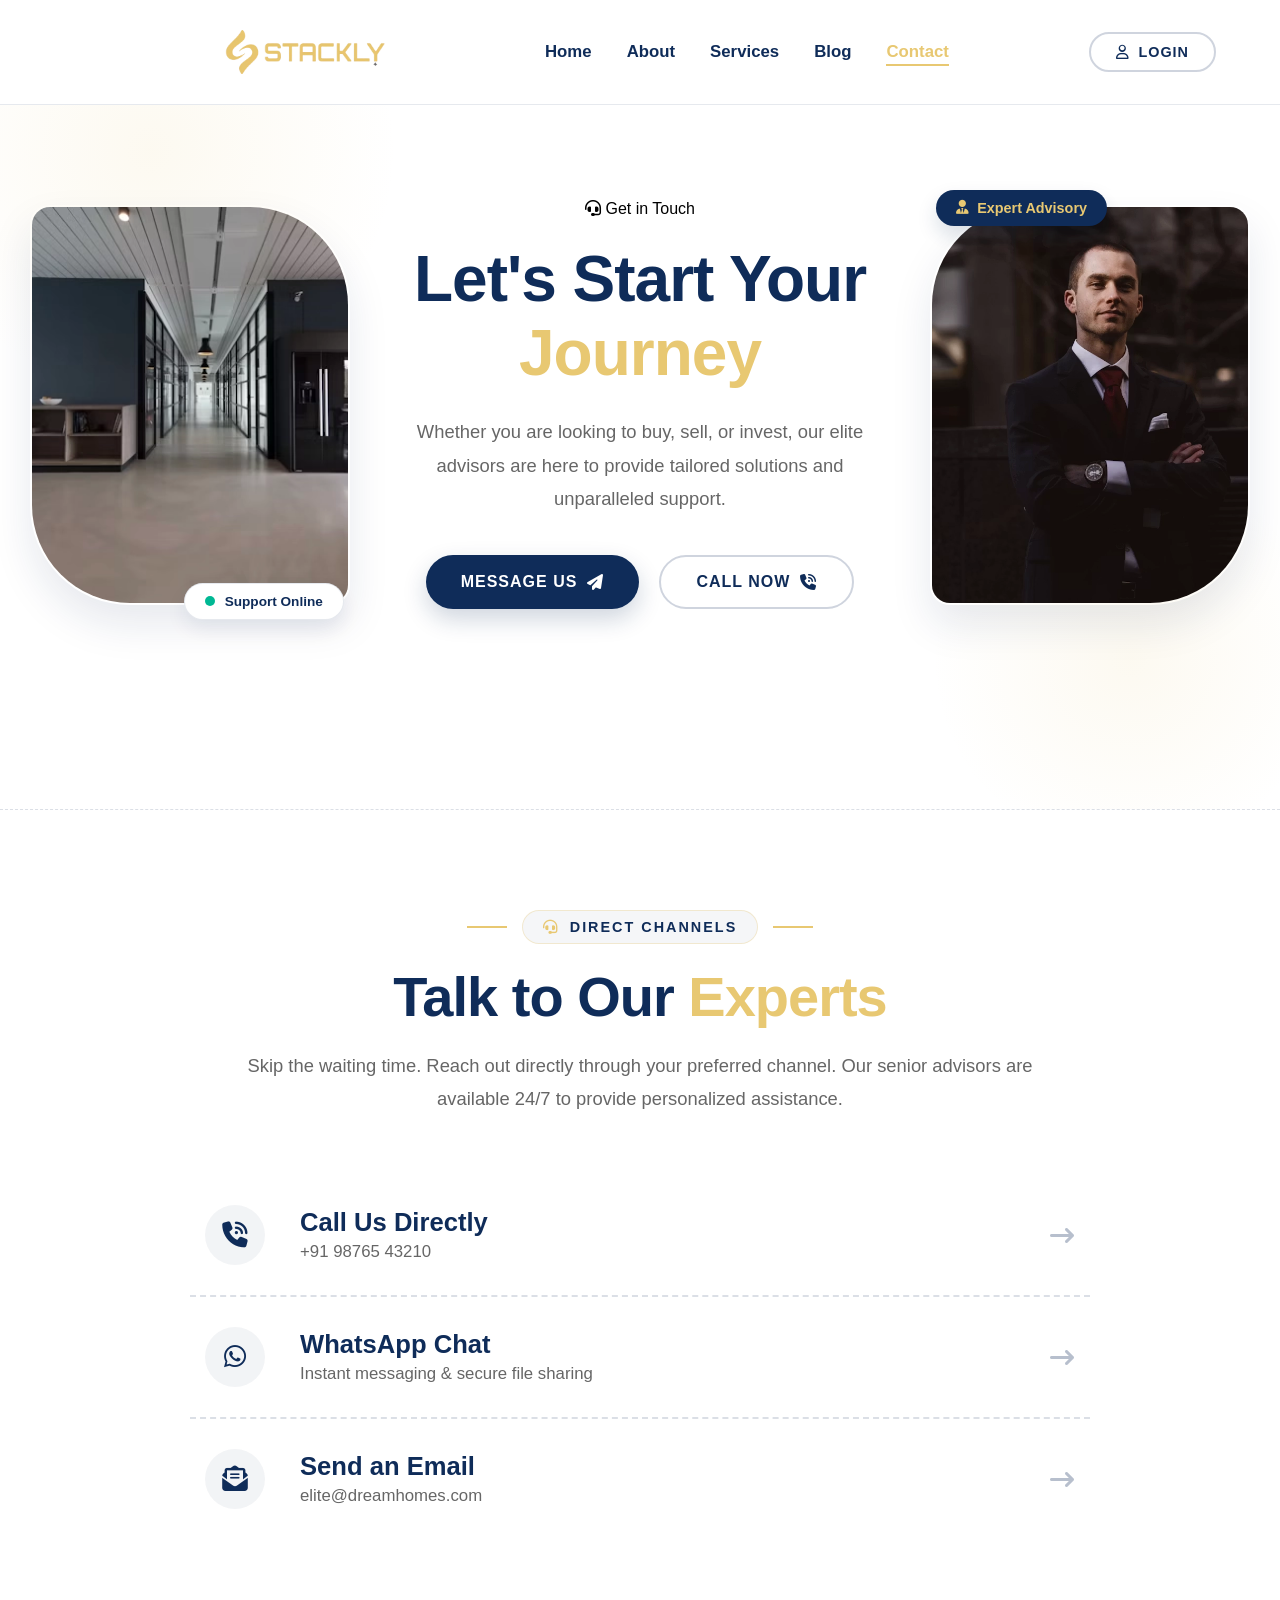
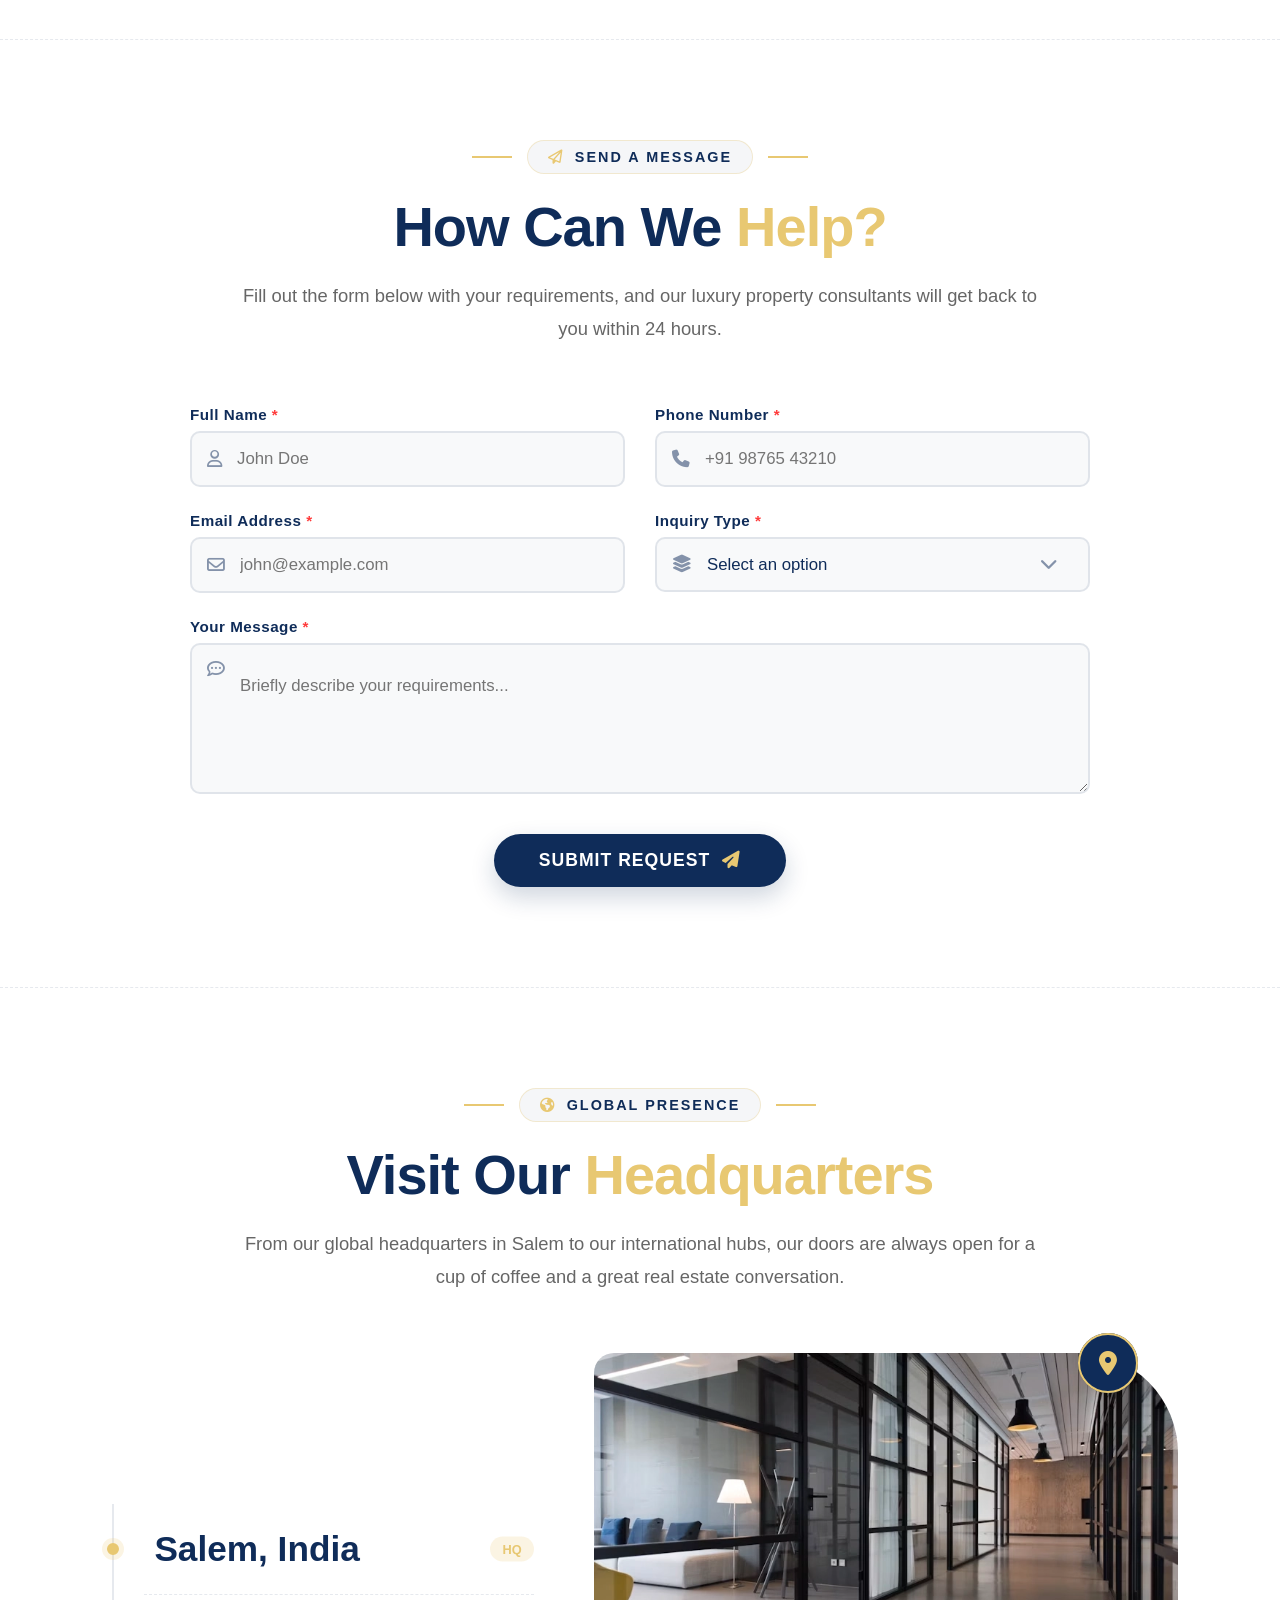
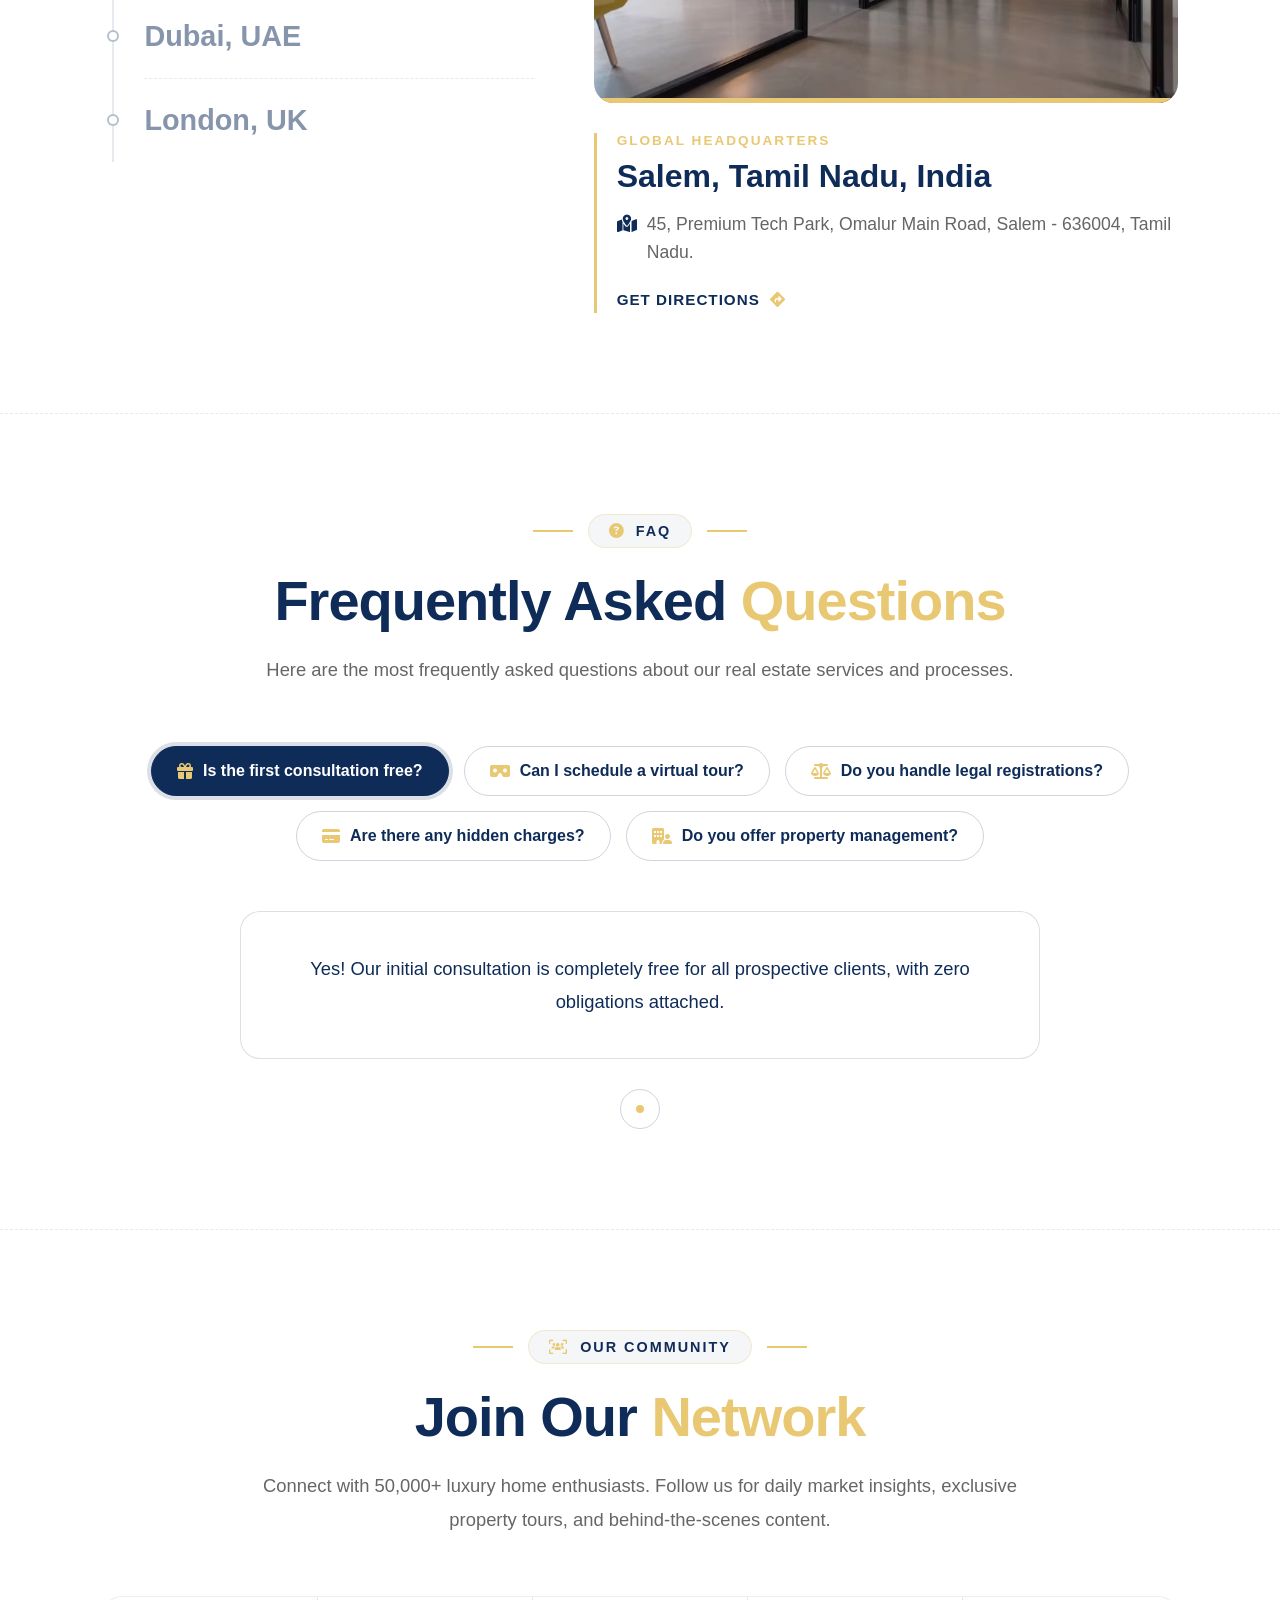
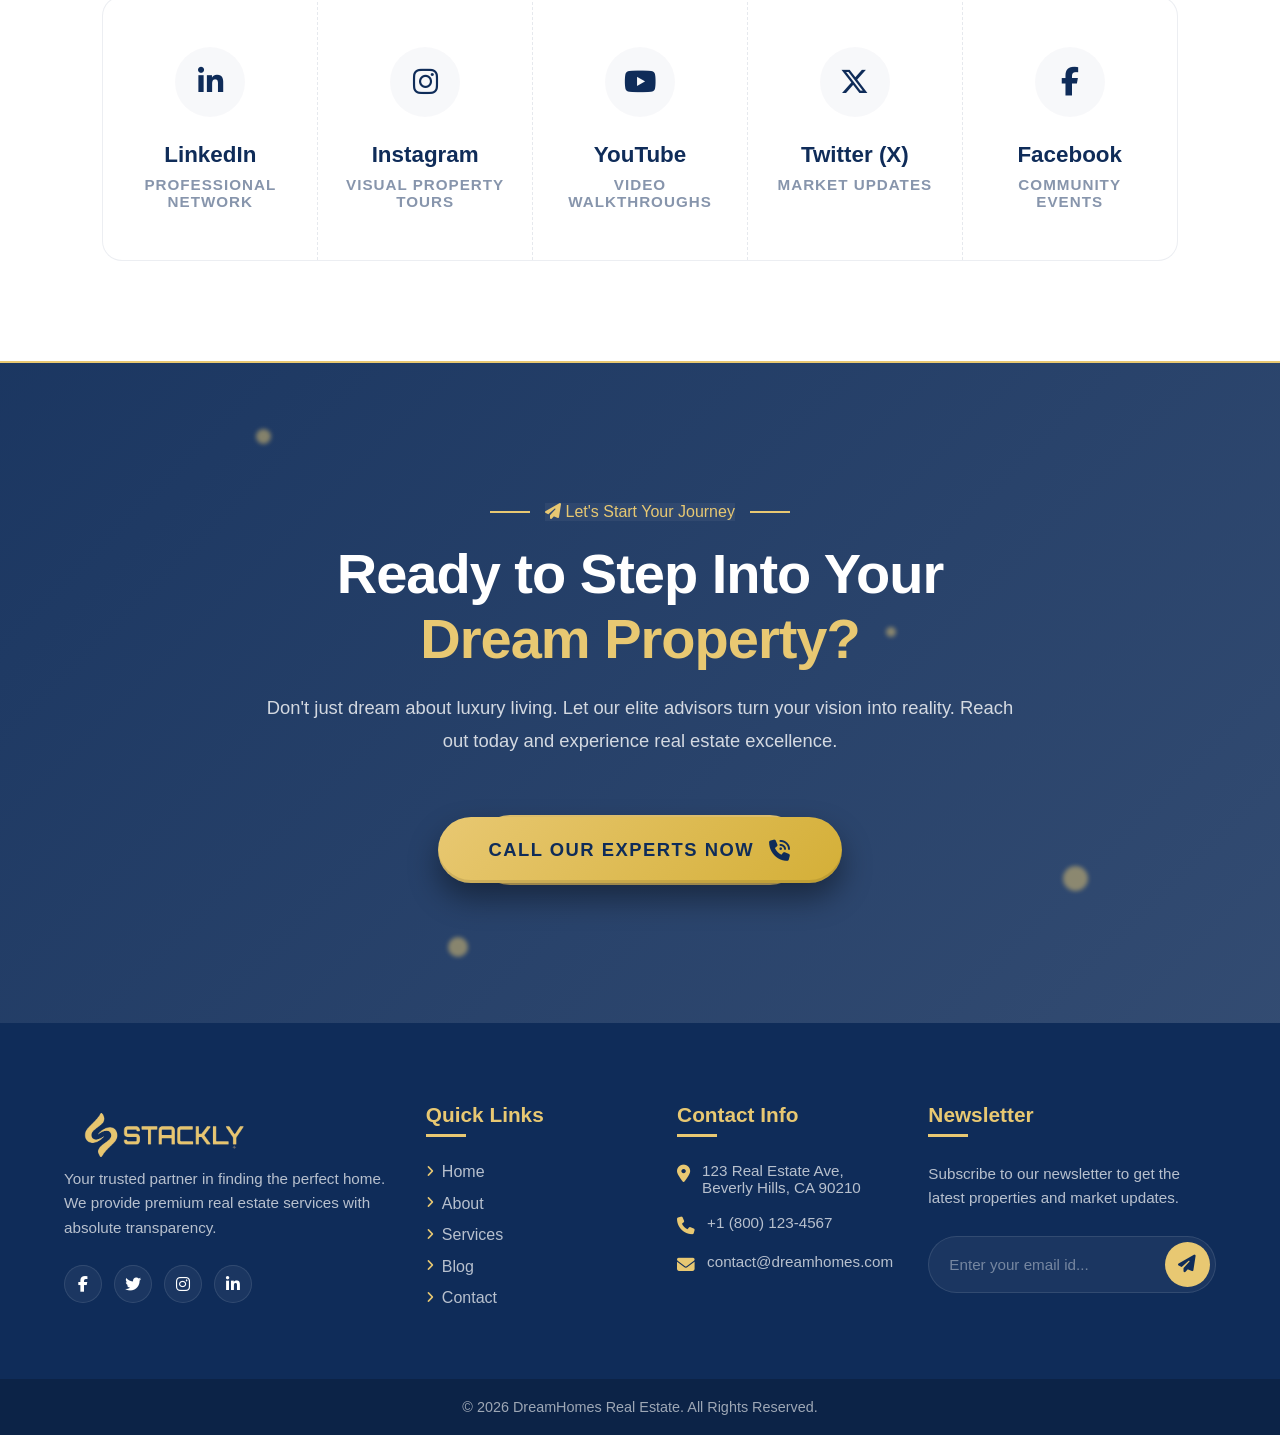
<file: contact.html>
<!DOCTYPE html>
<html lang="en">
<head>
    <meta charset="UTF-8">
    <meta name="viewport" content="width=device-width, initial-scale=1.0">
    <title>Contact</title>
     <link rel="stylesheet" href="contact.css">
    <link rel="stylesheet" href="real.css">
    <link rel="stylesheet" href="https://cdnjs.cloudflare.com/ajax/libs/font-awesome/6.4.0/css/all.min.css">
    <link href="https://unpkg.com/aos@2.3.1/dist/aos.css" rel="stylesheet">
</head>
<body>


    <header class="premium-navbar" id="mainNavbar">
    <div class="nav-container">
        
        <a href="index.html" class="nav-logo">
            <a href="index.html" class="logo-container">
                <img src="./asset/logo (4).webp" alt="Company Logo" class="logo-img">
            </a>
        </a>

         
        <nav class="nav-menu" id="navMenu">
            <ul class="nav-list">
                <li><a href="index.html" class="nav-link">Home</a></li>
                <li><a href="about.html" class="nav-link">About</a></li>
                <li><a href="services.html" class="nav-link">Services</a></li>
                <li><a href="blog.html" class="nav-link">Blog</a></li>
                <li><a href="contact.html" class="nav-link active">Contact</a></li>
            </ul>
            
             
            <a href="login.html" class="btn-login-mobile">
                <i class="fa-regular fa-user"></i> Login / Register
            </a>
        </nav>

         
        <div class="nav-actions">
             
            <a href="login.html" class="btn-login-desktop">
                <i class="fa-regular fa-user"></i> Login
            </a>
            
             
            <button class="hamburger-btn" id="hamburgerBtn" aria-label="Toggle Menu">
                <i class="fa-solid fa-bars-staggered"></i>
            </button>
        </div>

    </div>
</header>
    
 
<section class="contact-hero-white" id="contact-hero">
    
     
    <div class="bg-shape-gold shape-1"></div>
    <div class="bg-shape-gold shape-2"></div>

    <div class="container hero-content-layout">
        
         
        <div class="hero-side-visual left-visual" data-aos="fade-right" data-aos-duration="1500">
            <div class="visual-img-wrap shape-left">
                <img src="./asset/h6.webp" alt="Customer Support">
            </div>
             
            <div class="live-status-ping">
                <div class="ping-dot"></div> Support Online
            </div>
        </div>

         
        <div class="hero-center-text">
            
            <div class="badge-decorated-center" data-aos="fade-down" data-aos-duration="1000">
                <span class="decor-line-gold"></span>
                <span class="badge-text-gold">
                    <i class="fa-solid fa-headset fa-bounce"></i> Get in Touch
                </span>
                <span class="decor-line-gold"></span>
            </div>
            
            <h1 class="main-hero-title" data-aos="zoom-in" data-aos-duration="1200" data-aos-delay="200">
                Let's Start Your <span class="text-glow-gold">Journey</span>
            </h1>
            
            <p class="main-hero-desc" data-aos="fade-up" data-aos-duration="1200" data-aos-delay="400">
                Whether you are looking to buy, sell, or invest, our elite advisors are here to provide tailored solutions and unparalleled support.
            </p>

            <div class="hero-action-group" data-aos="fade-up" data-aos-delay="600">
                <a href="404.html" class="btn-hero-solid">
                    Message Us <i class="fa-solid fa-paper-plane"></i>
                </a>
                <a href="404.html" class="btn-hero-outline-navy">
                    Call Now <i class="fa-solid fa-phone-volume"></i>
                </a>
            </div>
            
        </div>

         
        <div class="hero-side-visual right-visual" data-aos="fade-left" data-aos-duration="1500" data-aos-delay="200">
            <div class="visual-img-wrap shape-right">
                <img src="./asset/m2 (3).webp" alt="Expert Advisor">
            </div>
             
            <div class="floating-expert-badge">
                <i class="fa-solid fa-user-tie"></i> Expert Advisory
            </div>
        </div>

    </div>
</section>


 
<section class="contact-direct-white" id="contact-direct">
    <div class="container">
        
         
        <div class="absolute-center-header">
            <div class="badge-gold-center" data-aos="fade-down" data-aos-duration="1000">
                <span class="decor-line"></span>
                <span class="badge-text"><i class="fa-solid fa-headset fa-beat-fade"></i> Direct Channels</span>
                <span class="decor-line"></span>
            </div>
            
            <h2 data-aos="fade-up" data-aos-duration="1200" data-aos-delay="200">
                Talk to Our <span class="text-glow-gold">Experts</span>
            </h2>
            
            <p data-aos="fade-up" data-aos-duration="1200" data-aos-delay="400">
                Skip the waiting time. Reach out directly through your preferred channel. Our senior advisors are available 24/7 to provide personalized assistance.
            </p>
        </div>

         
        <div class="direct-channels-wrapper">
            
             
            <a href="404.html" class="ghost-row-pro" data-aos="fade-up" data-aos-duration="1200" data-aos-delay="200">
                <div class="ghost-icon-box">
                    <i class="fa-solid fa-phone-volume"></i>
                    <div class="live-pulse-ring"></div>
                </div>
                <div class="ghost-text-info">
                    <h3>Call Us Directly</h3>
                    <p>+91 98765 43210</p>
                </div>
                <div class="ghost-action">
                    <span class="action-reveal">Call Now</span>
                    <i class="fa-solid fa-arrow-right-long"></i>
                </div>
            </a>

             
            <a href="404.html" target="_blank" class="ghost-row-pro whatsapp-special" data-aos="fade-up" data-aos-duration="1200" data-aos-delay="400">
                <div class="ghost-icon-box">
                    <i class="fa-brands fa-whatsapp"></i>
                    <div class="live-pulse-ring"></div>
                </div>
                <div class="ghost-text-info">
                    <h3>WhatsApp Chat</h3>
                    <p>Instant messaging & secure file sharing</p>
                </div>
                <div class="ghost-action">
                    <span class="action-reveal">Chat Now</span>
                    <i class="fa-solid fa-arrow-right-long"></i>
                </div>
            </a>

             
            <a href="404.html" class="ghost-row-pro" data-aos="fade-up" data-aos-duration="1200" data-aos-delay="600">
                <div class="ghost-icon-box">
                    <i class="fa-solid fa-envelope-open-text"></i>
                    <div class="live-pulse-ring"></div>
                </div>
                <div class="ghost-text-info">
                    <h3>Send an Email</h3>
                    <p>elite@dreamhomes.com</p>
                </div>
                <div class="ghost-action">
                    <span class="action-reveal">Email Us</span>
                    <i class="fa-solid fa-arrow-right-long"></i>
                </div>
            </a>

        </div>
    </div>
</section>



 
<section class="contact-form-proper" id="contact-form-section">
    <div class="container">
        
         
        <div class="absolute-center-header">
            <div class="badge-gold-center" data-aos="fade-down" data-aos-duration="1000">
                <span class="decor-line"></span>
                <span class="badge-text"><i class="fa-regular fa-paper-plane fa-beat-fade"></i> Send a Message</span>
                <span class="decor-line"></span>
            </div>
            
            <h2 data-aos="fade-up" data-aos-duration="1200" data-aos-delay="200">
                How Can We <span class="text-glow-gold">Help?</span>
            </h2>
            
            <p data-aos="fade-up" data-aos-duration="1200" data-aos-delay="400">
                Fill out the form below with your requirements, and our luxury property consultants will get back to you within 24 hours.
            </p>
        </div>

         
        <div class="proper-form-wrapper" data-aos="zoom-in" data-aos-duration="1200" data-aos-delay="600">
            
            <form id="premiumContactForm" class="standard-premium-form" novalidate>
                
                <div class="form-row-dual">
                     
                    <div class="input-container">
                        <label>Full Name <span class="req">*</span></label>
                        <div class="input-box">
                            <i class="fa-regular fa-user"></i>
                            <input type="text" id="userName" placeholder="John Doe">
                        </div>
                        <span class="error-text" id="nameError">Please enter your full name</span>
                    </div>

                     
                    <div class="input-container">
                        <label>Phone Number <span class="req">*</span></label>
                        <div class="input-box">
                            <i class="fa-solid fa-phone"></i>
                            <input type="tel" id="userPhone" placeholder="+91 98765 43210">
                        </div>
                        <span class="error-text" id="phoneError">Please enter a valid phone number</span>
                    </div>
                </div>

                <div class="form-row-dual">
                     
                    <div class="input-container">
                        <label>Email Address <span class="req">*</span></label>
                        <div class="input-box">
                            <i class="fa-regular fa-envelope"></i>
                            <input type="email" id="userEmail" placeholder="john@example.com">
                        </div>
                        <span class="error-text" id="emailError">Please enter a valid email address</span>
                    </div>

                     
                    <div class="input-container">
                        <label>Inquiry Type <span class="req">*</span></label>
                        <div class="input-box">
                            <i class="fa-solid fa-layer-group"></i>
                            <select id="userSubject">
                                <option value="" disabled selected>Select an option</option>
                                <option value="buy">Buying a Property</option>
                                <option value="sell">Selling a Property</option>
                                <option value="invest">Investment Advisory</option>
                            </select>
                            <i class="fa-solid fa-chevron-down select-arrow"></i>
                        </div>
                        <span class="error-text" id="subjectError">Please select an inquiry type</span>
                    </div>
                </div>

                 
                <div class="input-container">
                    <label>Your Message <span class="req">*</span></label>
                    <div class="input-box textarea-box">
                        <i class="fa-regular fa-comment-dots"></i>
                        <textarea id="userMessage" rows="5" placeholder="Briefly describe your requirements..."></textarea>
                    </div>
                    <span class="error-text" id="messageError">Please enter your message</span>
                </div>

                 
                <div class="form-submit-container">
                    <button type="submit" id="submitBtn" class="btn-proper-gold">
                        <span class="btn-text">Submit Request</span>
                        <i class="fa-solid fa-paper-plane"></i>
                    </button>
                    
                     
                    <div class="success-message-box" id="successBox">
                        <i class="fa-solid fa-circle-check"></i> 
                        <span>Thank you! Your message has been sent successfully.</span>
                    </div>
                </div>

            </form>

        </div>
    </div>
</section>


 
<section class="contact-offices-white" id="contact-offices">
    <div class="container">
        
         
        <div class="absolute-center-header">
            <div class="badge-gold-center" data-aos="fade-down" data-aos-duration="1000">
                <span class="decor-line"></span>
                <span class="badge-text"><i class="fa-solid fa-earth-americas fa-beat-fade"></i> Global Presence</span>
                <span class="decor-line"></span>
            </div>
            
            <h2 data-aos="fade-up" data-aos-duration="1200" data-aos-delay="200">
                Visit Our <span class="text-glow-gold">Headquarters</span>
            </h2>
            
            <p data-aos="fade-up" data-aos-duration="1200" data-aos-delay="400">
                From our global headquarters in Salem to our international hubs, our doors are always open for a cup of coffee and a great real estate conversation.
            </p>
        </div>

         
        <div class="offices-split-layout">
            
             
            <div class="office-city-list" data-aos="fade-right" data-aos-duration="1200" data-aos-delay="200">
                
                 
                <div class="city-opt active-city" onclick="updateOffice(this, 'Global Headquarters', 'Salem, Tamil Nadu, India', '45, Premium Tech Park, Omalur Main Road, Salem - 636004, Tamil Nadu.', './asset/h4.webp')">
                    <span class="city-dot"></span>
                    <h3 class="city-name">Salem, India</h3>
                    <span class="city-tag">HQ</span>
                </div>

                 
                <div class="city-opt" onclick="updateOffice(this, 'Middle East Hub', 'Dubai, UAE', 'Level 42, Emirates Towers, Sheikh Zayed Road, Dubai, United Arab Emirates.', './asset/h13.webp')">
                    <span class="city-dot"></span>
                    <h3 class="city-name">Dubai, UAE</h3>
                </div>

                 
                <div class="city-opt" onclick="updateOffice(this, 'European Hub', 'London, UK', 'Suite 15, The Shard, 32 London Bridge St, London SE1 9SG, United Kingdom.', './asset/h14.webp')">
                    <span class="city-dot"></span>
                    <h3 class="city-name">London, UK</h3>
                </div>

            </div>

             
            <div class="office-dynamic-display" data-aos="fade-left" data-aos-duration="1200" data-aos-delay="400">
                
                <div class="office-display-inner" id="officeDisplayInner">
                    
                     
                    <div class="floating-map-pin">
                        <i class="fa-solid fa-location-dot"></i>
                        <div class="pin-pulse"></div>
                    </div>

                    <div class="office-img-wrapper">
                        <img id="offImage" src="./asset/h15.webp" alt="Salem HQ">
                        <div class="img-overlay-line"></div>
                    </div>
                    
                    <div class="office-info-content">
                        <span id="offType" class="off-type-tag">Global Headquarters</span>
                        <h3 id="offTitle">Salem, Tamil Nadu, India</h3>
                        <p id="offAddress"><i class="fa-solid fa-map-location-dot"></i> 45, Premium Tech Park, Omalur Main Road, Salem - 636004, Tamil Nadu.</p>
                        
                        <a href="#" class="btn-directions-gold">
                            Get Directions <i class="fa-solid fa-diamond-turn-right"></i>
                        </a>
                    </div>

                </div>

            </div>

        </div>

    </div>
</section>


 
<section class="contact-faq-white" id="contact-faq">
    <div class="container">
        
         
        <div class="absolute-center-header">
            <div class="badge-gold-center" data-aos="fade-down" data-aos-duration="1000">
                <span class="decor-line"></span>
                <span class="badge-text"><i class="fa-solid fa-circle-question fa-beat-fade"></i> FAQ</span>
                <span class="decor-line"></span>
            </div>
            
            <h2 data-aos="fade-up" data-aos-duration="1200" data-aos-delay="200">
                Frequently Asked <span class="text-glow-gold">Questions</span>
            </h2>
            
            <p data-aos="fade-up" data-aos-duration="1200" data-aos-delay="400">
                Here are the most frequently asked questions about our real estate services and processes.
            </p>
        </div>

         
        <div class="faq-interactive-wrapper" data-aos="zoom-in" data-aos-duration="1200" data-aos-delay="600">
            
             
            <div class="faq-pills-container">
                
                <button class="faq-pill-btn active-pill" onclick="showAnswer(this, 'Yes! Our initial consultation is completely free for all prospective clients, with zero obligations attached.')">
                    <i class="fa-solid fa-gift"></i> Is the first consultation free?
                </button>
                
                <button class="faq-pill-btn" onclick="showAnswer(this, 'Absolutely. We offer high-definition 3D virtual tours and live video walk-throughs for all our premium property listings.')">
                    <i class="fa-solid fa-vr-cardboard"></i> Can I schedule a virtual tour?
                </button>
                
                <button class="faq-pill-btn" onclick="showAnswer(this, 'Yes, our expert legal team manages the end-to-end property registration process to ensure 100% compliance and zero hassle for you.')">
                    <i class="fa-solid fa-scale-balanced"></i> Do you handle legal registrations?
                </button>
                
                <button class="faq-pill-btn" onclick="showAnswer(this, 'Transparency is our core value. All consultation, brokerage, and legal fees are discussed upfront. There are absolutely no hidden charges.')">
                    <i class="fa-solid fa-credit-card"></i> Are there any hidden charges?
                </button>
                
                <button class="faq-pill-btn" onclick="showAnswer(this, 'Yes, we provide comprehensive property management including tenant screening, rent collection, and periodic maintenance for NRI investors.')">
                    <i class="fa-solid fa-building-user"></i> Do you offer property management?
                </button>

            </div>

             
            <div class="faq-answer-display">
                <div class="answer-inner-box" id="faqAnswerBox">
                    Yes! Our initial consultation is completely free for all prospective clients, with zero obligations attached.
                </div>
                 
                <div class="faq-bottom-dot">
                    <div class="inner-dot"></div>
                </div>
            </div>

        </div>

    </div>
</section>



 
<section class="contact-social-elegant" id="contact-social">
    <div class="container">
        
         
        <div class="absolute-center-header">
            <div class="badge-gold-center" data-aos="fade-down" data-aos-duration="1000">
                <span class="decor-line"></span>
                <span class="badge-text"><i class="fa-solid fa-users-viewfinder fa-beat-fade"></i> Our Community</span>
                <span class="decor-line"></span>
            </div>
            
            <h2 data-aos="fade-up" data-aos-duration="1200" data-aos-delay="200">
                Join Our <span class="text-glow-gold">Network</span>
            </h2>
            
            <p data-aos="fade-up" data-aos-duration="1200" data-aos-delay="400">
                Connect with 50,000+ luxury home enthusiasts. Follow us for daily market insights, exclusive property tours, and behind-the-scenes content.
            </p>
        </div>

         
        <div class="social-elegant-grid" data-aos="fade-up" data-aos-duration="1200" data-aos-delay="600">
            
             
            <a href="404.html" class="elegant-social-item">
                <div class="elegant-icon-box">
                    <i class="fa-brands fa-linkedin-in"></i>
                </div>
                <h3>LinkedIn</h3>
                <p>Professional Network</p>
                <div class="elegant-hover-line"></div>
            </a>

             
            <a href="404.html" class="elegant-social-item">
                <div class="elegant-icon-box">
                    <i class="fa-brands fa-instagram"></i>
                </div>
                <h3>Instagram</h3>
                <p>Visual Property Tours</p>
                <div class="elegant-hover-line"></div>
            </a>

             
            <a href="404.html" class="elegant-social-item">
                <div class="elegant-icon-box">
                    <i class="fa-brands fa-youtube"></i>
                </div>
                <h3>YouTube</h3>
                <p>Video Walkthroughs</p>
                <div class="elegant-hover-line"></div>
            </a>

             
            <a href="404.html" class="elegant-social-item">
                <div class="elegant-icon-box">
                    <i class="fa-brands fa-x-twitter"></i>
                </div>
                <h3>Twitter (X)</h3>
                <p>Market Updates</p>
                <div class="elegant-hover-line"></div>
            </a>

             
            <a href="404.html" class="elegant-social-item">
                <div class="elegant-icon-box">
                    <i class="fa-brands fa-facebook-f"></i>
                </div>
                <h3>Facebook</h3>
                <p>Community Events</p>
                <div class="elegant-hover-line"></div>
            </a>

        </div>

    </div>
</section>



 
<section class="contact-cta-ultra-dark" id="contact-cta">
    
     
    <div class="cta-dark-overlay"></div>

     
    <div class="gold-particle p-1"></div>
    <div class="gold-particle p-2"></div>
    <div class="gold-particle p-3"></div>
    <div class="gold-particle p-4"></div>

    <div class="container relative-z">
        
         
        <div class="absolute-center-header dark-theme-header">
            <div class="badge-gold-center" data-aos="fade-down" data-aos-duration="1000">
                <span class="decor-line-gold"></span>
                <span class="badge-text-gold premium-dark-badge">
                    <i class="fa-solid fa-paper-plane fa-bounce"></i> Let's Start Your Journey
                </span>
                <span class="decor-line-gold"></span>
            </div>
            
            <h2 class="text-white" data-aos="fade-up" data-aos-duration="1200" data-aos-delay="200">
                Ready to Step Into Your <span class="text-glow-gold">Dream Property?</span>
            </h2>
            
            <p class="text-light-gray" data-aos="fade-up" data-aos-duration="1200" data-aos-delay="400">
                Don't just dream about luxury living. Let our elite advisors turn your vision into reality. Reach out today and experience real estate excellence.
            </p>
        </div>

         
        <div class="cta-button-center-wrapper" data-aos="zoom-in" data-aos-duration="1200" data-aos-delay="600">
            <a href="404.html" class="btn-cta-gold-ultra">
                <span class="btn-text">Call Our Experts Now</span>
                <i class="fa-solid fa-phone-volume"></i>
            </a>
             
            <div class="cta-btn-pulse-ultra"></div>
        </div>

    </div>
</section>



<footer class="footer-section" id="contact">
    <div class="container">
         
        <div class="footer-grid">
            
             
            <div class="footer-col" data-aos="fade-up" data-aos-delay="200">
                <a href="index.html" class="logo-container">
                <img src="./asset/logo (4).webp" alt="Company Logo" class="logo-img">
            </a>
                <p class="footer-desc">
                    Your trusted partner in finding the perfect home. We provide premium real estate services with absolute transparency.
                </p>
                <div class="footer-social">
                    <a href="404.html" class="f-social-link"><i class="fa-brands fa-facebook-f"></i></a>
                    <a href="404.html" class="f-social-link"><i class="fa-brands fa-twitter"></i></a>
                    <a href="404.html" class="f-social-link"><i class="fa-brands fa-instagram"></i></a>
                    <a href="404.html" class="f-social-link"><i class="fa-brands fa-linkedin-in"></i></a>
                </div>
            </div>

             
            <div class="footer-col" data-aos="fade-up" data-aos-delay="400">
                <h3>Quick Links</h3>
                <ul class="footer-links">
                    <li><a href="index.html"><i class="fa-solid fa-angle-right"></i> Home</a></li>
                    <li><a href="about.html"><i class="fa-solid fa-angle-right"></i> About</a></li>
                    <li><a href="services.html"><i class="fa-solid fa-angle-right"></i> Services</a></li>
                    <li><a href="blog.html"><i class="fa-solid fa-angle-right"></i> Blog</a></li>
                    <li><a href="contact.html"><i class="fa-solid fa-angle-right"></i> Contact</a></li>
                </ul>
            </div>

             
            <div class="footer-col" data-aos="fade-up" data-aos-delay="600">
                <h3>Contact Info</h3>
                <ul class="footer-contact">
                    <li>
                        <i class="fa-solid fa-location-dot"></i>
                        <span>123 Real Estate Ave,<br>Beverly Hills, CA 90210</span>
                    </li>
                    <li>
                        <i class="fa-solid fa-phone"></i>
                        <span>+1 (800) 123-4567</span>
                    </li>
                    <li>
                        <i class="fa-solid fa-envelope"></i>
                        <span>contact@dreamhomes.com</span>
                    </li>
                </ul>
            </div>

             
            <div class="footer-col" data-aos="fade-up" data-aos-delay="800">
                <h3>Newsletter</h3>
                <p class="footer-desc">Subscribe to our newsletter to get the latest properties and market updates.</p>
                
                <form class="newsletter-form-pro" id="newsletterForm">
                    <input type="text" id="newsletterEmail" placeholder="Enter your email id..." autocomplete="off">
                    <button type="submit" class="news-btn-pro">
                        <i class="fa-solid fa-paper-plane"></i>
                    </button>
                </form>
                
                 
                <p id="newsMessage" class="news-message"></p>
            </div>

        </div>
    </div>

     
    <div class="footer-bottom">
        <div class="container">
            <p>&copy; 2026 DreamHomes Real Estate. All Rights Reserved.</p>
        </div>
    </div>
</footer>

     <script src="https://unpkg.com/aos@2.3.1/dist/aos.js"></script>
    <script src="main.js"></script>
    <script>
        AOS.init({
            duration: 1000,
            once: true,
            offset: 50
        });
    </script>

    <script>
        document.addEventListener("DOMContentLoaded", function () {
    const form = document.getElementById("premiumContactForm");
    const successBox = document.getElementById("successBox");
    const submitBtn = document.getElementById("submitBtn");

    if (form) {
        form.addEventListener("submit", function (e) {
            e.preventDefault(); // Prevents page reload
            
            let isValid = true;

 
            const name = document.getElementById("userName");
            if (name.value.trim() === "") {
                setError(name);
                isValid = false;
            } else {
                setSuccess(name);
            }

 
            const phone = document.getElementById("userPhone");
            if (phone.value.trim().length < 10) {
                setError(phone);
                isValid = false;
            } else {
                setSuccess(phone);
            }

 
            const email = document.getElementById("userEmail");
            const emailRegex = /^[^\s@]+@[^\s@]+\.[^\s@]+$/;
            if (!emailRegex.test(email.value.trim())) {
                setError(email);
                isValid = false;
            } else {
                setSuccess(email);
            }

 
            const subject = document.getElementById("userSubject");
            if (subject.value === "") {
                setError(subject);
                isValid = false;
            } else {
                setSuccess(subject);
            }

 
            const message = document.getElementById("userMessage");
            if (message.value.trim() === "") {
                setError(message);
                isValid = false;
            } else {
                setSuccess(message);
            }

 
            if (isValid) {
 
                const originalBtnText = submitBtn.innerHTML;
                submitBtn.innerHTML = '<span class="btn-text">Sending...</span><i class="fa-solid fa-spinner fa-spin"></i>';
                
 
                setTimeout(() => {
                    successBox.style.display = "flex"; // Show success box
                    submitBtn.style.display = "none"; // Hide button
                    form.reset(); // Clear inputs
                    
 
                    document.querySelectorAll('.input-container').forEach(div => {
                        div.classList.remove('input-success');
                    });
                    
                }, 1500); // 1.5 seconds delay
            }
        });

 
        function setError(inputElement) {
            const parentDiv = inputElement.closest('.input-container');
            parentDiv.classList.add('input-error');
            parentDiv.classList.remove('input-success');
        }

 
        function setSuccess(inputElement) {
            const parentDiv = inputElement.closest('.input-container');
            parentDiv.classList.remove('input-error');
            parentDiv.classList.add('input-success');
        }
        
 
        document.querySelectorAll('.input-box input, .input-box select, .input-box textarea').forEach(input => {
            input.addEventListener('input', function() {
                this.closest('.input-container').classList.remove('input-error');
            });
        });
    }
});




 
function updateOffice(element, type, title, address, imgUrl) {
 
    const cities = document.querySelectorAll('.city-opt');
    cities.forEach(city => city.classList.remove('active-city'));

 
    element.classList.add('active-city');

 
    const displayInner = document.getElementById('officeDisplayInner');
    const offImg = document.getElementById('offImage');
    const offType = document.getElementById('offType');
    const offTitle = document.getElementById('offTitle');
    const offAddress = document.getElementById('offAddress');

 
    displayInner.classList.add('office-animating');

 
    setTimeout(() => {
        offImg.src = imgUrl;
        offType.textContent = type;
        offTitle.textContent = title;
 
        offAddress.innerHTML = '<i class="fa-solid fa-map-location-dot"></i> ' + address;
        
 
        displayInner.classList.remove('office-animating');
    }, 400); 
}





 
function showAnswer(btnElement, answerText) {
 
    const pills = document.querySelectorAll('.faq-pill-btn');
    pills.forEach(pill => pill.classList.remove('active-pill'));

 
    btnElement.classList.add('active-pill');

 
    const answerBox = document.getElementById('faqAnswerBox');

 
    answerBox.classList.add('answer-animating');

 
    setTimeout(() => {
        answerBox.textContent = answerText;
        answerBox.classList.remove('answer-animating');
    }, 200); 
}
    </script>
</body>
</html>
</file>
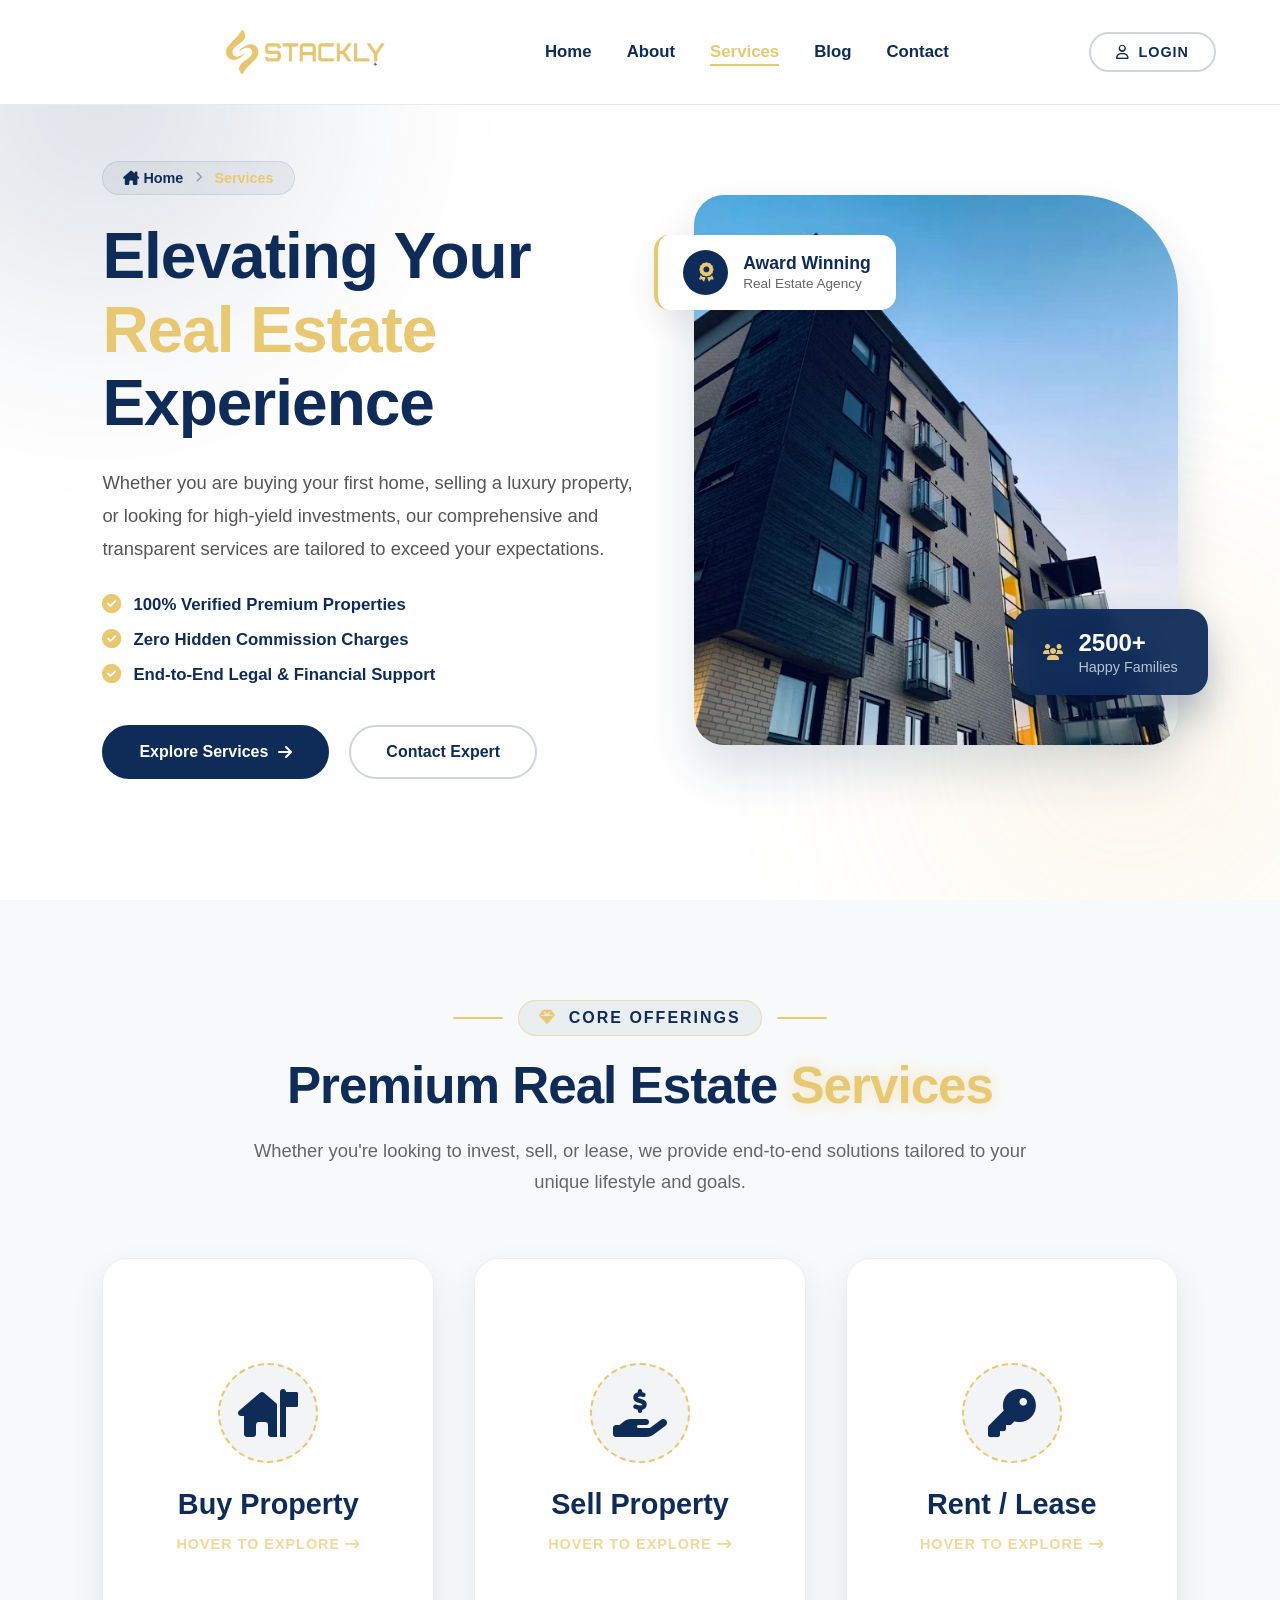
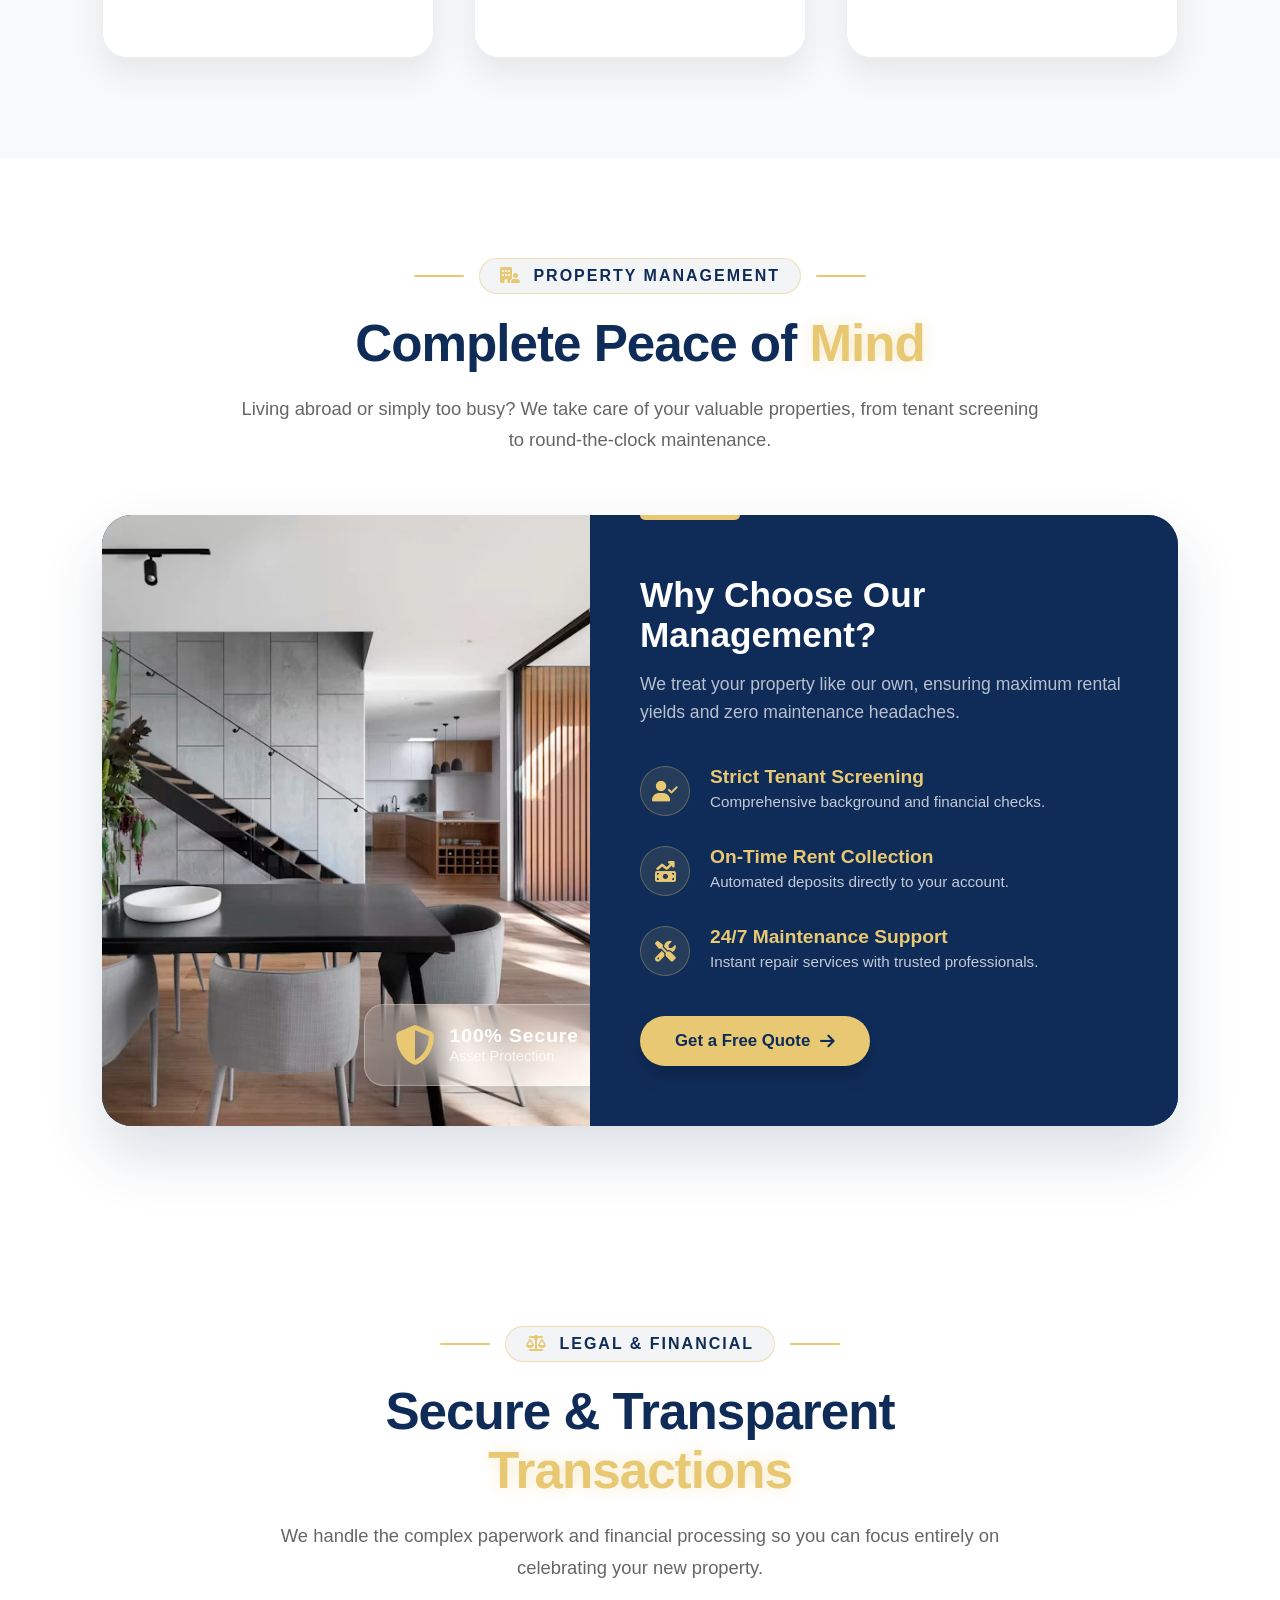
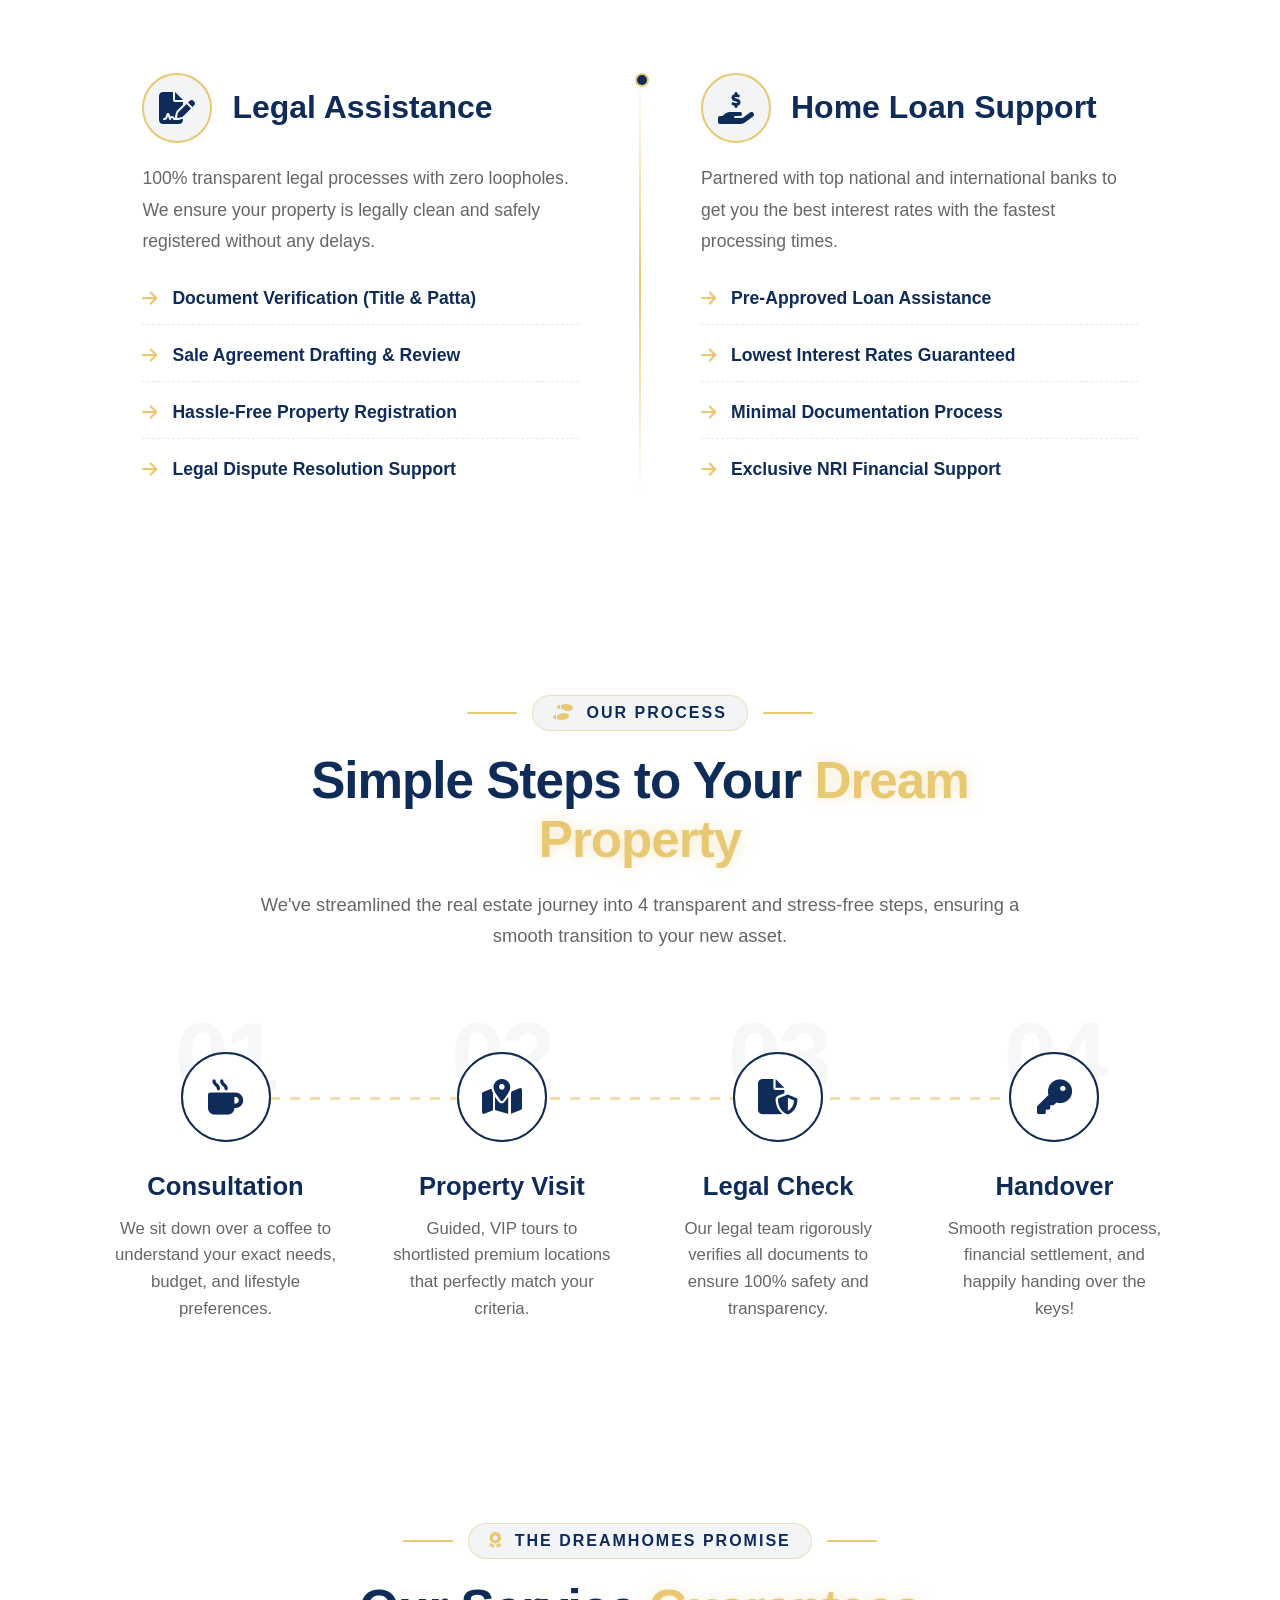
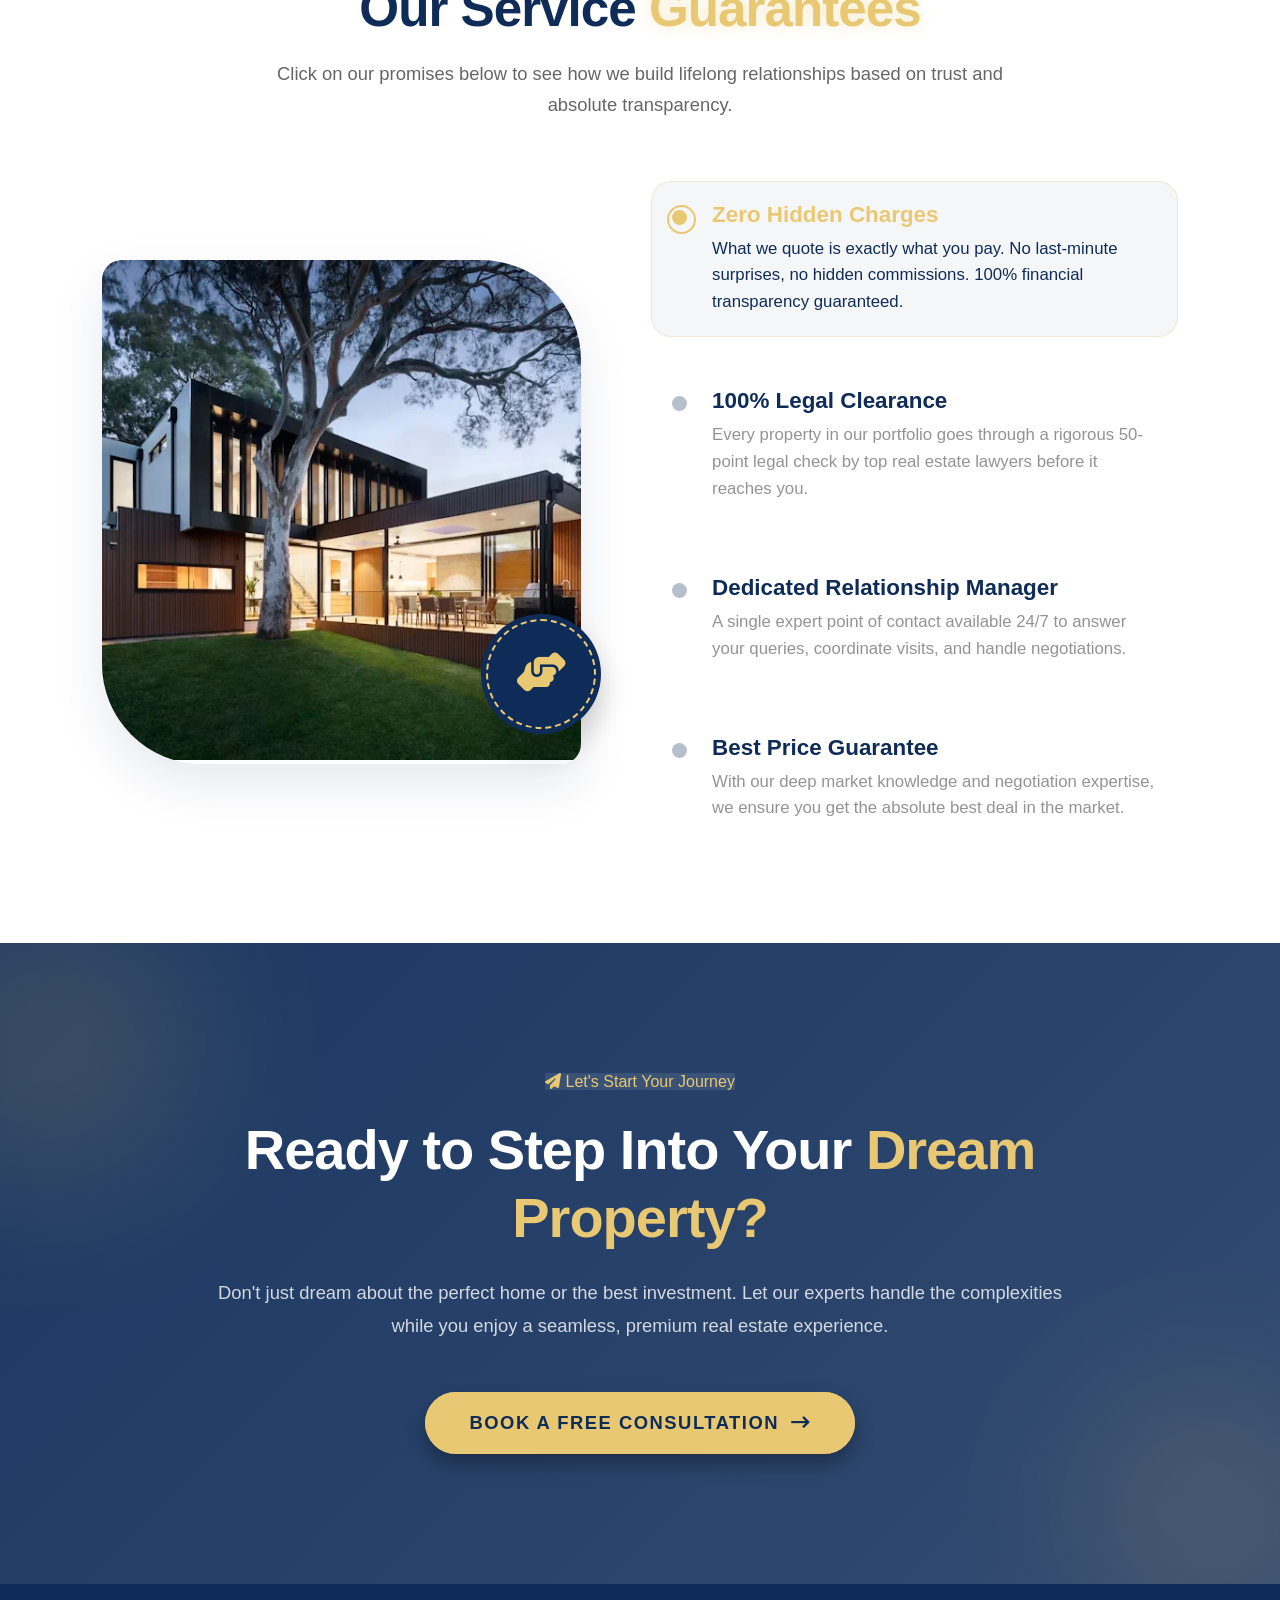
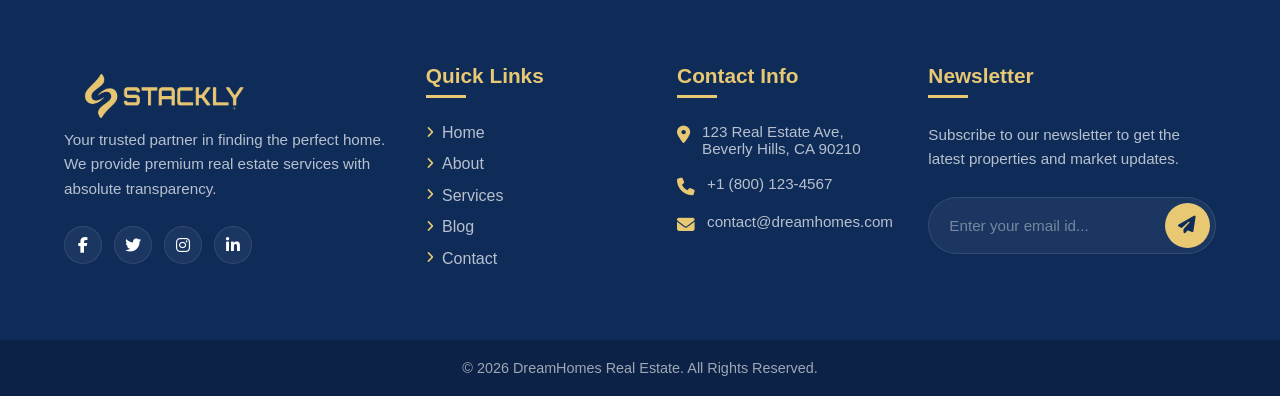
<file: services.html>
<!DOCTYPE html>
<html lang="en">
<head>
    <meta charset="UTF-8">
    <meta name="viewport" content="width=device-width, initial-scale=1.0">
    <title>Services</title>
    <link rel="stylesheet" href="services.css">
    <link rel="stylesheet" href="real.css">
    <link rel="stylesheet" href="https://cdnjs.cloudflare.com/ajax/libs/font-awesome/6.4.0/css/all.min.css">
    <link href="https://unpkg.com/aos@2.3.1/dist/aos.css" rel="stylesheet">
</head>
<body>


    <header class="premium-navbar" id="mainNavbar">
    <div class="nav-container">
        
       <a href="index.html" class="nav-logo">
            <a href="index.html" class="logo-container">
                <img src="./asset/logo (4).webp" alt="Company Logo" class="logo-img">
            </a>
        </a>

         
        <nav class="nav-menu" id="navMenu">
            <ul class="nav-list">
                <li><a href="index.html" class="nav-link">Home</a></li>
                <li><a href="about.html" class="nav-link">About</a></li>
                <li><a href="services.html" class="nav-link active">Services</a></li>
                <li><a href="blog.html" class="nav-link">Blog</a></li>
                <li><a href="contact.html" class="nav-link">Contact</a></li>
            </ul>
            
             
            <a href="login.html" class="btn-login-mobile">
                <i class="fa-regular fa-user"></i> Login / Register
            </a>
        </nav>

         
        <div class="nav-actions">
             
            <a href="login.html" class="btn-login-desktop">
                <i class="fa-regular fa-user"></i> Login
            </a>
            
             
            <button class="hamburger-btn" id="hamburgerBtn" aria-label="Toggle Menu">
                <i class="fa-solid fa-bars-staggered"></i>
            </button>
        </div>

    </div>
</header>
    
    
<section class="srv-hero-light" id="hero">
    
     
    <div class="srv-glow blob-navy"></div>
    <div class="srv-glow blob-gold"></div>

    <div class="container srv-hero-split">
        
         
        <div class="srv-hero-text">
            
             
            <div class="breadcrumb-light-pro" data-aos="fade-down" data-aos-duration="1000">
                <a href="index.html"><i class="fa-solid fa-house-chimney"></i> Home</a>
                <i class="fa-solid fa-chevron-right separator"></i>
                <span class="active"> Services</span>
            </div>

             
            <h1 data-aos="fade-up" data-aos-duration="1200" data-aos-delay="200">
                Elevating Your <span>Real Estate</span> Experience
            </h1>
            
             
            <p class="srv-hero-desc" data-aos="fade-up" data-aos-duration="1200" data-aos-delay="400">
                Whether you are buying your first home, selling a luxury property, or looking for high-yield investments, our comprehensive and transparent services are tailored to exceed your expectations.
            </p>

             
            <ul class="srv-hero-features" data-aos="fade-up" data-aos-delay="600">
                <li><i class="fa-solid fa-circle-check"></i> 100% Verified Premium Properties</li>
                <li><i class="fa-solid fa-circle-check"></i> Zero Hidden Commission Charges</li>
                <li><i class="fa-solid fa-circle-check"></i> End-to-End Legal & Financial Support</li>
            </ul>

             
            <div class="srv-hero-buttons" data-aos="fade-up" data-aos-delay="800">
                <a href="404.html" class="btn-primary-pro">Explore Services <i class="fa-solid fa-arrow-right"></i></a>
                <a href="404.html" class="btn-outline-pro">Contact Expert</a>
            </div>
        </div>

         
        <div class="srv-hero-visual" data-aos="zoom-in-left" data-aos-duration="1500" data-aos-delay="300">
            
             
            <div class="visual-frame-gold"></div>
            
             
            <img src="./asset/h4.webp" alt="Premium Real Estate Services" class="srv-main-img">
            
             
            <div class="srv-floating-badge">
                <div class="badge-icon-box"><i class="fa-solid fa-award"></i></div>
                <div class="badge-info">
                    <strong>Award Winning</strong>
                    <span>Real Estate Agency</span>
                </div>
            </div>
            
             
            <div class="srv-floating-card">
                <i class="fa-solid fa-users text-gold"></i>
                <div class="card-details">
                    <h4 class="counter" data-target="2500">2500+</h4>
                    <p>Happy Families</p>
                </div>
            </div>

        </div>

    </div>
</section>



 
<section class="srv-core-section" id="srv-core">
    <div class="container">
        
         
        <div class="section-header-center-pro">
            <div class="badge-decorated" data-aos="fade-down" data-aos-duration="1000">
                <span class="decor-line"></span>
                <span class="badge-text"><i class="fa-solid fa-gem fa-beat-fade"></i> Core Offerings</span>
                <span class="decor-line"></span>
            </div>
            
            <h2 data-aos="fade-up" data-aos-duration="1200" data-aos-delay="200">
                Premium Real Estate <span class="text-glow">Services</span>
            </h2>
            
            <p class="section-desc-center" data-aos="fade-up" data-aos-duration="1200" data-aos-delay="400">
                Whether you're looking to invest, sell, or lease, we provide end-to-end solutions tailored to your unique lifestyle and goals.
            </p>
        </div>

         
        <div class="srv-core-grid">
            
             
            <div class="srv-flip-card" data-aos="zoom-in-up" data-aos-delay="100">
                <div class="srv-flip-inner">
                     
                    <div class="srv-flip-front">
                        <div class="front-icon"><i class="fa-solid fa-house-flag"></i></div>
                        <h3>Buy Property</h3>
                        <span class="flip-hint">Hover to explore <i class="fa-solid fa-arrow-right-long"></i></span>
                    </div>
                     
                    <div class="srv-flip-back" style="background-image: url('./asset/h5.webp');">
                        <div class="back-overlay"></div>
                        <div class="back-content">
                            <i class="fa-solid fa-house-flag back-icon"></i>
                            <h3>Buy Property</h3>
                            <p>Discover handpicked, premium properties in prime locations with zero hidden commission charges.</p>
                            <a href="404.html" class="btn-flip-action">Explore <i class="fa-solid fa-arrow-right"></i></a>
                        </div>
                    </div>
                </div>
            </div>

             
            <div class="srv-flip-card" data-aos="zoom-in-up" data-aos-delay="300">
                <div class="srv-flip-inner">
                     
                    <div class="srv-flip-front">
                        <div class="front-icon"><i class="fa-solid fa-hand-holding-dollar"></i></div>
                        <h3>Sell Property</h3>
                        <span class="flip-hint">Hover to explore <i class="fa-solid fa-arrow-right-long"></i></span>
                    </div>
                     
                    <div class="srv-flip-back" style="background-image: url('./asset/h6.webp');">
                        <div class="back-overlay"></div>
                        <div class="back-content">
                            <i class="fa-solid fa-hand-holding-dollar back-icon"></i>
                            <h3>Sell Property</h3>
                            <p>Maximize your property's value with expert valuation and access to high-net-worth buyers.</p>
                            <a href="404.html" class="btn-flip-action">Explore <i class="fa-solid fa-arrow-right"></i></a>
                        </div>
                    </div>
                </div>
            </div>

             
            <div class="srv-flip-card" data-aos="zoom-in-up" data-aos-delay="500">
                <div class="srv-flip-inner">
                     
                    <div class="srv-flip-front">
                        <div class="front-icon"><i class="fa-solid fa-key"></i></div>
                        <h3>Rent / Lease</h3>
                        <span class="flip-hint">Hover to explore <i class="fa-solid fa-arrow-right-long"></i></span>
                    </div>
                     
                    <div class="srv-flip-back" style="background-image: url('./asset/h7.webp');">
                        <div class="back-overlay"></div>
                        <div class="back-content">
                            <i class="fa-solid fa-key back-icon"></i>
                            <h3>Rent / Lease</h3>
                            <p>Find perfect rental homes or verified tenants. We handle all legal agreements for you.</p>
                            <a href="404.html" class="btn-flip-action">Explore <i class="fa-solid fa-arrow-right"></i></a>
                        </div>
                    </div>
                </div>
            </div>

        </div>
    </div>
</section>



 
<section class="srv-mgt-section" id="srv-management">
    <div class="container">
        
         
        <div class="section-header-center-pro">
            <div class="badge-decorated" data-aos="fade-down" data-aos-duration="1000">
                <span class="decor-line"></span>
                <span class="badge-text"><i class="fa-solid fa-building-user fa-beat-fade"></i> Property Management</span>
                <span class="decor-line"></span>
            </div>
            
            <h2 data-aos="fade-up" data-aos-duration="1200" data-aos-delay="200">
                Complete Peace of <span class="text-glow">Mind</span>
            </h2>
            
            <p class="section-desc-center" data-aos="fade-up" data-aos-duration="1200" data-aos-delay="400">
                Living abroad or simply too busy? We take care of your valuable properties, from tenant screening to round-the-clock maintenance.
            </p>
        </div>

         
        <div class="mgt-showcase-wrapper" data-aos="fade-up" data-aos-duration="1200" data-aos-delay="200">
            
             
            <div class="mgt-image-side">
                <img src="./asset/h12.webp" alt="Luxury Property Management" class="mgt-bg-img">
                
                 
                <div class="mgt-glass-badge">
                    <i class="fa-solid fa-shield-halved"></i>
                    <div class="glass-text">
                        <strong>100% Secure</strong>
                        <span>Asset Protection</span>
                    </div>
                </div>
            </div>

             
            <div class="mgt-content-side">
                <h3>Why Choose Our Management?</h3>
                <p class="mgt-intro">We treat your property like our own, ensuring maximum rental yields and zero maintenance headaches.</p>
                
                 
                <ul class="mgt-feature-list">
                    <li>
                        <div class="icon-circle"><i class="fa-solid fa-user-check"></i></div>
                        <div class="feature-text">
                            <h4>Strict Tenant Screening</h4>
                            <p>Comprehensive background and financial checks.</p>
                        </div>
                    </li>
                    <li>
                        <div class="icon-circle"><i class="fa-solid fa-money-bill-trend-up"></i></div>
                        <div class="feature-text">
                            <h4>On-Time Rent Collection</h4>
                            <p>Automated deposits directly to your account.</p>
                        </div>
                    </li>
                    <li>
                        <div class="icon-circle"><i class="fa-solid fa-screwdriver-wrench"></i></div>
                        <div class="feature-text">
                            <h4>24/7 Maintenance Support</h4>
                            <p>Instant repair services with trusted professionals.</p>
                        </div>
                    </li>
                </ul>

                 
                <a href="404.html" class="mgt-btn">Get a Free Quote <i class="fa-solid fa-arrow-right"></i></a>
            </div>

        </div>
    </div>
</section>


 
<section class="srv-legal-white" id="srv-legal">
    <div class="container">
        
         
        <div class="section-header-center-pro">
            <div class="badge-decorated" data-aos="fade-down" data-aos-duration="1000">
                <span class="decor-line"></span>
                <span class="badge-text"><i class="fa-solid fa-scale-balanced fa-beat-fade"></i> Legal & Financial</span>
                <span class="decor-line"></span>
            </div>
            
            <h2 data-aos="fade-up" data-aos-duration="1200" data-aos-delay="200">
                Secure & Transparent <span class="text-glow">Transactions</span>
            </h2>
            
            <p class="section-desc-center" data-aos="fade-up" data-aos-duration="1200" data-aos-delay="400">
                We handle the complex paperwork and financial processing so you can focus entirely on celebrating your new property.
            </p>
        </div>

         
        <div class="legal-split-wrapper">
            
             
            <div class="legal-half" data-aos="fade-up" data-aos-duration="1200" data-aos-delay="200">
                <div class="half-header">
                    <div class="icon-pulse-box"><i class="fa-solid fa-file-signature"></i></div>
                    <h3>Legal Assistance</h3>
                </div>
                <p class="half-desc">100% transparent legal processes with zero loopholes. We ensure your property is legally clean and safely registered without any delays.</p>
                
                <ul class="elegant-list">
                    <li><i class="fa-solid fa-arrow-right"></i> <span>Document Verification (Title & Patta)</span></li>
                    <li><i class="fa-solid fa-arrow-right"></i> <span>Sale Agreement Drafting & Review</span></li>
                    <li><i class="fa-solid fa-arrow-right"></i> <span>Hassle-Free Property Registration</span></li>
                    <li><i class="fa-solid fa-arrow-right"></i> <span>Legal Dispute Resolution Support</span></li>
                </ul>
            </div>

             
            <div class="middle-divider-line" data-aos="zoom-in" data-aos-duration="1500" data-aos-delay="400"></div>

             
            <div class="legal-half" data-aos="fade-up" data-aos-duration="1200" data-aos-delay="400">
                <div class="half-header">
                    <div class="icon-pulse-box"><i class="fa-solid fa-hand-holding-dollar"></i></div>
                    <h3>Home Loan Support</h3>
                </div>
                <p class="half-desc">Partnered with top national and international banks to get you the best interest rates with the fastest processing times.</p>
                
                <ul class="elegant-list">
                    <li><i class="fa-solid fa-arrow-right"></i> <span>Pre-Approved Loan Assistance</span></li>
                    <li><i class="fa-solid fa-arrow-right"></i> <span>Lowest Interest Rates Guaranteed</span></li>
                    <li><i class="fa-solid fa-arrow-right"></i> <span>Minimal Documentation Process</span></li>
                    <li><i class="fa-solid fa-arrow-right"></i> <span>Exclusive NRI Financial Support</span></li>
                </ul>
            </div>

        </div>

    </div>
</section>



 
<section class="srv-process-white" id="srv-process">
    <div class="container">
        
         
        <div class="section-header-center-pro">
            <div class="badge-decorated" data-aos="fade-down" data-aos-duration="1000">
                <span class="decor-line"></span>
                <span class="badge-text"><i class="fa-solid fa-shoe-prints fa-beat-fade"></i> Our Process</span>
                <span class="decor-line"></span>
            </div>
            
            <h2 data-aos="fade-up" data-aos-duration="1200" data-aos-delay="200">
                Simple Steps to Your <span class="text-glow">Dream Property</span>
            </h2>
            
            <p class="section-desc-center" data-aos="fade-up" data-aos-duration="1200" data-aos-delay="400">
                We've streamlined the real estate journey into 4 transparent and stress-free steps, ensuring a smooth transition to your new asset.
            </p>
        </div>

         
        <div class="process-path-wrapper">
            
             
            <div class="marching-line"></div>

             
            <div class="process-node" data-aos="fade-up" data-aos-duration="1500" data-aos-delay="100">
                <div class="node-watermark">01</div>
                 
                <div class="live-icon-wrapper">
                    <div class="node-icon"><i class="fa-solid fa-mug-hot"></i></div>
                    <div class="ripple-ring"></div>
                </div>
                <div class="node-text">
                    <h3>Consultation</h3>
                    <p>We sit down over a coffee to understand your exact needs, budget, and lifestyle preferences.</p>
                </div>
            </div>

             
            <div class="process-node" data-aos="fade-up" data-aos-duration="1500" data-aos-delay="300">
                <div class="node-watermark">02</div>
                <div class="live-icon-wrapper" style="animation-delay: 0.5s;">
                    <div class="node-icon"><i class="fa-solid fa-map-location-dot"></i></div>
                    <div class="ripple-ring" style="animation-delay: 0.5s;"></div>
                </div>
                <div class="node-text">
                    <h3>Property Visit</h3>
                    <p>Guided, VIP tours to shortlisted premium locations that perfectly match your criteria.</p>
                </div>
            </div>

             
            <div class="process-node" data-aos="fade-up" data-aos-duration="1500" data-aos-delay="500">
                <div class="node-watermark">03</div>
                <div class="live-icon-wrapper" style="animation-delay: 1s;">
                    <div class="node-icon"><i class="fa-solid fa-file-shield"></i></div>
                    <div class="ripple-ring" style="animation-delay: 1s;"></div>
                </div>
                <div class="node-text">
                    <h3>Legal Check</h3>
                    <p>Our legal team rigorously verifies all documents to ensure 100% safety and transparency.</p>
                </div>
            </div>

             
            <div class="process-node" data-aos="fade-up" data-aos-duration="1500" data-aos-delay="700">
                <div class="node-watermark">04</div>
                <div class="live-icon-wrapper" style="animation-delay: 1.5s;">
                    <div class="node-icon"><i class="fa-solid fa-key"></i></div>
                    <div class="ripple-ring" style="animation-delay: 1.5s;"></div>
                </div>
                <div class="node-text">
                    <h3>Handover</h3>
                    <p>Smooth registration process, financial settlement, and happily handing over the keys!</p>
                </div>
            </div>

        </div>

    </div>
</section>



 
<section class="srv-guarantee-white" id="srv-guarantee">
    <div class="container">
        
         
        <div class="section-header-center-pro">
            <div class="badge-decorated" data-aos="fade-down">
                <span class="decor-line"></span>
                <span class="badge-text"><i class="fa-solid fa-award fa-beat-fade"></i> The DreamHomes Promise</span>
                <span class="decor-line"></span>
            </div>
            
            <h2 data-aos="fade-up" data-aos-delay="200">
                Our Service <span class="text-glow">Guarantees</span>
            </h2>
            
            <p class="section-desc-center" data-aos="fade-up" data-aos-delay="400">
                Click on our promises below to see how we build lifelong relationships based on trust and absolute transparency.
            </p>
        </div>

         
        <div class="guarantee-split-wrapper">
            
             
            <div class="guarantee-visual" data-aos="fade-up" data-aos-duration="1200">
                <div class="visual-img-wrapper">
                     
                    <img src="./asset/h2.webp" alt="Guarantee" id="guaranteeMainImg" class="promise-img">
                </div>
                
                 
                <div class="rotating-trust-seal">
                    <div class="seal-ring"></div>
                    <div class="seal-icon"><i class="fa-solid fa-handshake-angle"></i></div>
                </div>
            </div>

             
            <div class="guarantee-list-side" data-aos="fade-up" data-aos-duration="1200" data-aos-delay="200">
                
                 
                <div class="promise-item active-promise" onclick="changeGuarantee(this, './asset/h2.webp')">
                    <div class="live-dot"></div>
                    <div class="promise-content">
                        <h3>Zero Hidden Charges</h3>
                        <p>What we quote is exactly what you pay. No last-minute surprises, no hidden commissions. 100% financial transparency guaranteed.</p>
                    </div>
                </div>

                 
                <div class="promise-item" onclick="changeGuarantee(this, './asset/h3.webp')">
                    <div class="live-dot"></div>
                    <div class="promise-content">
                        <h3>100% Legal Clearance</h3>
                        <p>Every property in our portfolio goes through a rigorous 50-point legal check by top real estate lawyers before it reaches you.</p>
                    </div>
                </div>

                 
                <div class="promise-item" onclick="changeGuarantee(this, './asset/h7.webp')">
                    <div class="live-dot"></div>
                    <div class="promise-content">
                        <h3>Dedicated Relationship Manager</h3>
                        <p>A single expert point of contact available 24/7 to answer your queries, coordinate visits, and handle negotiations.</p>
                    </div>
                </div>

                 
                <div class="promise-item" onclick="changeGuarantee(this, './asset/h8.webp')">
                    <div class="live-dot"></div>
                    <div class="promise-content">
                        <h3>Best Price Guarantee</h3>
                        <p>With our deep market knowledge and negotiation expertise, we ensure you get the absolute best deal in the market.</p>
                    </div>
                </div>

            </div>
        </div>

    </div>
</section>


 
<section class="srv-cta-premium" id="cta">
    
     
    <div class="cta-dark-overlay"></div>
    
     
    <div class="cta-shape shape-left"></div>
    <div class="cta-shape shape-right"></div>

    <div class="container cta-content-wrapper">
        
         
        <div class="cta-text-box" data-aos="zoom-in" data-aos-duration="1200">
            <span class="subtitle-badge-light" style="background: rgba(255,255,255,0.1); color: #E8C872; border-color: rgba(232, 200, 114, 0.3);">
                <i class="fa-solid fa-paper-plane fa-bounce"></i> Let's Start Your Journey
            </span>
            
            <h2>Ready to Step Into Your <span>Dream Property?</span></h2>
            
            <p>Don't just dream about the perfect home or the best investment. Let our experts handle the complexities while you enjoy a seamless, premium real estate experience.</p>
            
             
            <div class="cta-btn-container" data-aos="fade-up" data-aos-delay="300">
                <a href="404.html" class="cta-action-btn">
                    Book a Free Consultation <i class="fa-solid fa-arrow-right-long"></i>
                </a>
                 
                <div class="btn-live-pulse"></div>
            </div>
            
        </div>
    </div>
</section>


<footer class="footer-section" id="contact">
    <div class="container">
         
        <div class="footer-grid">
            
             
            <div class="footer-col" data-aos="fade-up" data-aos-delay="200">
                <a href="index.html" class="logo-container">
                <img src="./asset/logo (4).webp" alt="Company Logo" class="logo-img">
            </a>
                <p class="footer-desc">
                    Your trusted partner in finding the perfect home. We provide premium real estate services with absolute transparency.
                </p>
                <div class="footer-social">
                    <a href="404.html" class="f-social-link"><i class="fa-brands fa-facebook-f"></i></a>
                    <a href="404.html" class="f-social-link"><i class="fa-brands fa-twitter"></i></a>
                    <a href="404.html" class="f-social-link"><i class="fa-brands fa-instagram"></i></a>
                    <a href="404.html" class="f-social-link"><i class="fa-brands fa-linkedin-in"></i></a>
                </div>
            </div>

             
            <div class="footer-col" data-aos="fade-up" data-aos-delay="400">
                <h3>Quick Links</h3>
                <ul class="footer-links">
                    <li><a href="index.html"><i class="fa-solid fa-angle-right"></i> Home</a></li>
                    <li><a href="about.html"><i class="fa-solid fa-angle-right"></i> About</a></li>
                    <li><a href="services.html"><i class="fa-solid fa-angle-right"></i> Services</a></li>
                    <li><a href="blog.html"><i class="fa-solid fa-angle-right"></i> Blog</a></li>
                    <li><a href="contact.html"><i class="fa-solid fa-angle-right"></i> Contact</a></li>
                </ul>
            </div>

             
            <div class="footer-col" data-aos="fade-up" data-aos-delay="600">
                <h3>Contact Info</h3>
                <ul class="footer-contact">
                    <li>
                        <i class="fa-solid fa-location-dot"></i>
                        <span>123 Real Estate Ave,<br>Beverly Hills, CA 90210</span>
                    </li>
                    <li>
                        <i class="fa-solid fa-phone"></i>
                        <span>+1 (800) 123-4567</span>
                    </li>
                    <li>
                        <i class="fa-solid fa-envelope"></i>
                        <span>contact@dreamhomes.com</span>
                    </li>
                </ul>
            </div>

             
            <div class="footer-col" data-aos="fade-up" data-aos-delay="800">
                <h3>Newsletter</h3>
                <p class="footer-desc">Subscribe to our newsletter to get the latest properties and market updates.</p>
                
                <form class="newsletter-form-pro" id="newsletterForm">
                    <input type="text" id="newsletterEmail" placeholder="Enter your email id..." autocomplete="off">
                    <button type="submit" class="news-btn-pro">
                        <i class="fa-solid fa-paper-plane"></i>
                    </button>
                </form>
                
                 
                <p id="newsMessage" class="news-message"></p>
            </div>

        </div>
    </div>

     
    <div class="footer-bottom">
        <div class="container">
            <p>&copy; 2026 DreamHomes Real Estate. All Rights Reserved.</p>
        </div>
    </div>
</footer>

    <script src="https://unpkg.com/aos@2.3.1/dist/aos.js"></script>
    <script src="main.js"></script>
    <script>
        AOS.init({
            duration: 1000,
            once: true,
            offset: 50
        });
    </script>

    <script>
 
function changeGuarantee(element, imgUrl) {
 
    const items = document.querySelectorAll('.promise-item');
    items.forEach(item => {
        item.classList.remove('active-promise');
    });

 
    element.classList.add('active-promise');

 
    const mainImg = document.getElementById('guaranteeMainImg');
    
    mainImg.style.opacity = '0'; // Starts fade out
    
    setTimeout(() => {
        mainImg.src = imgUrl; // Changes image while hidden
        mainImg.style.opacity = '1'; // Fades back in
    }, 400); // 400ms matches the CSS transition time
}
    </script>
</body>
</html>
</file>
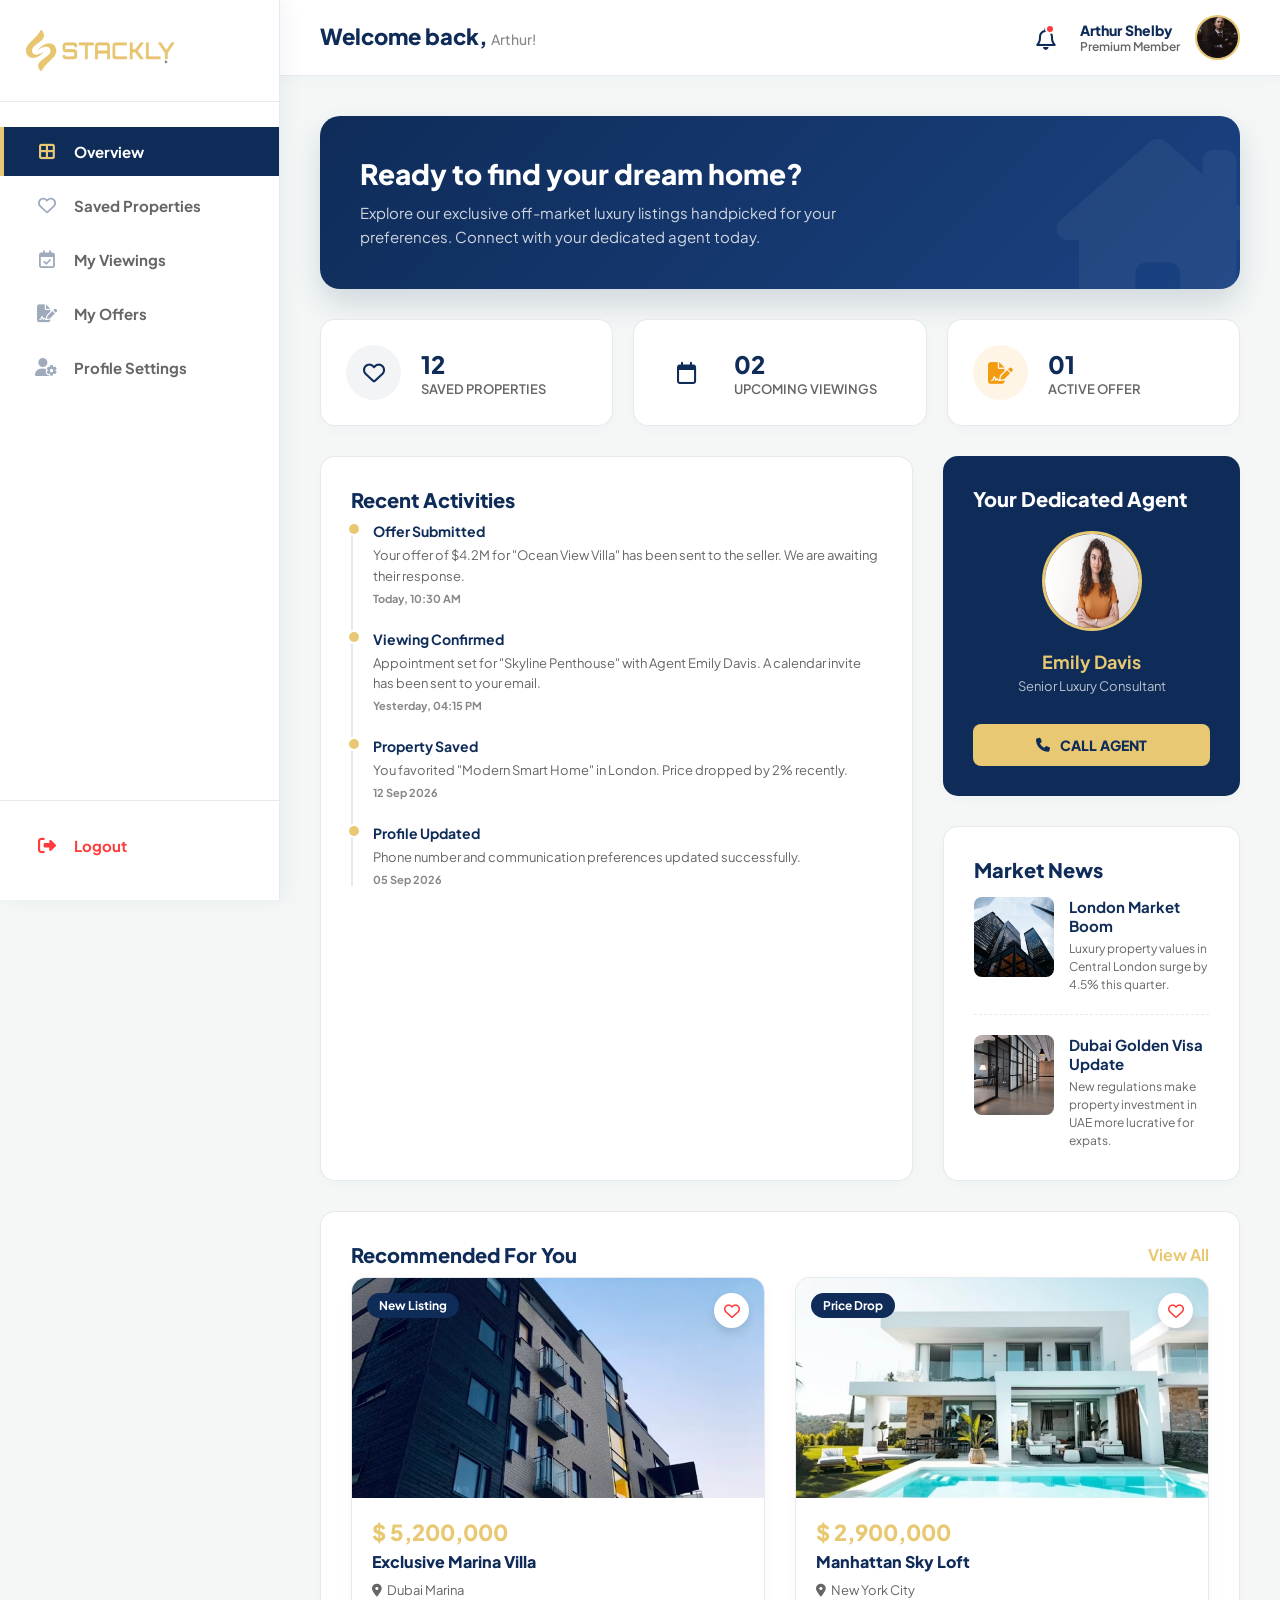
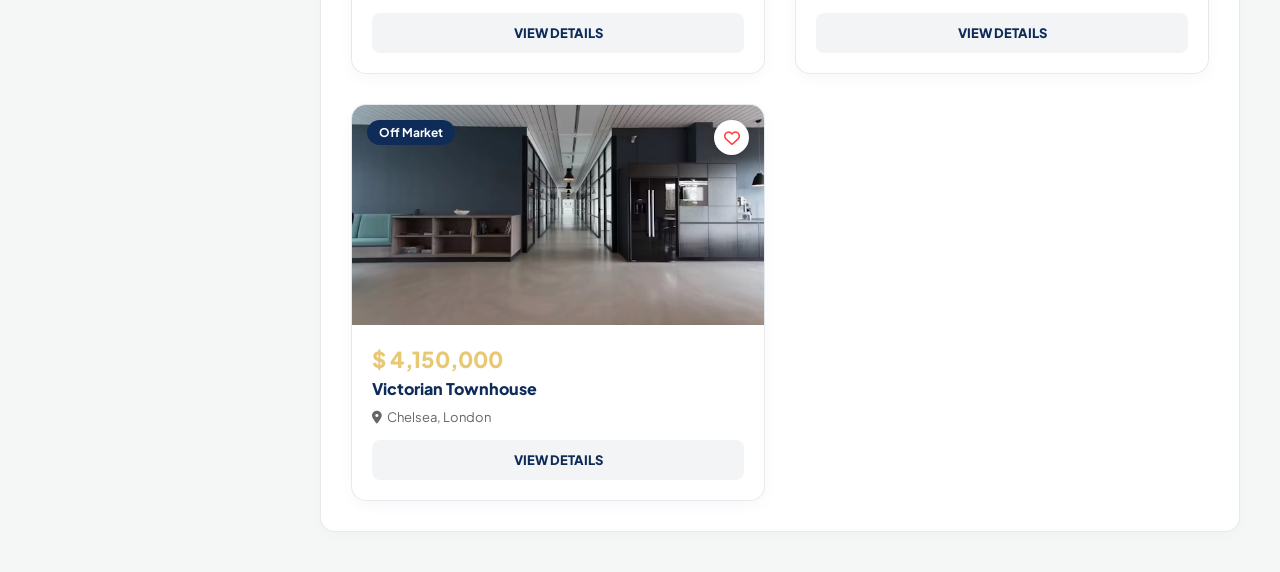
<file: user.html>
<!DOCTYPE html>
<html lang="en">

<head>
    <meta charset="UTF-8">
    <meta name="viewport" content="width=device-width, initial-scale=1.0, maximum-scale=1.0, user-scalable=no">
    <title>My Account | Premium Dashboard</title>

     
    <link rel="stylesheet" href="https://cdnjs.cloudflare.com/ajax/libs/font-awesome/6.5.1/css/all.min.css">

     
    <link href="https://fonts.googleapis.com/css2?family=Plus+Jakarta+Sans:wght@400;500;600;700;800&display=swap"
        rel="stylesheet">

    <style>
        :root {
            --primary-navy: #0F2C59;
            --primary-gold: #E8C872;
            --primary-gold-light: rgba(232, 200, 114, 0.15);
            --navy-light: rgba(15, 44, 89, 0.05);

            --bg-main: #F4F7F6;
            --bg-card: #FFFFFF;
            --border-line: rgba(15, 44, 89, 0.1);

            --text-dark: #0F2C59;
            --text-muted: #666666;
            --text-light-gray: #888888;

            --success: #00b894;
            --success-light: rgba(0, 184, 148, 0.1);
            --danger: #ff3b3b;
            --danger-light: rgba(255, 59, 59, 0.1);
            --warning: #f39c12;
            --warning-light: rgba(243, 156, 18, 0.1);

            --font-main: 'Plus Jakarta Sans', sans-serif;
        }

        * {
            margin: 0;
            padding: 0;
            box-sizing: border-box;
            font-family: var(--font-main);
        }

        body {
            background-color: var(--bg-main);
            color: var(--text-dark);
            overflow-x: hidden;
        }

        ::-webkit-scrollbar {
            width: 6px;
            height: 6px;
        }

        ::-webkit-scrollbar-track {
            background: var(--bg-main);
        }

        ::-webkit-scrollbar-thumb {
            background: var(--primary-gold);
            border-radius: 4px;
        }

        .dashboard-layout {
            display: flex;
            min-height: 100vh;
            width: 100%;
        }

         
        .sidebar {
            width: 280px;
            background: #FFFFFF;
            display: flex;
            flex-direction: column;
            justify-content: space-between;
            transition: transform 0.4s ease;
            z-index: 1000;
            position: fixed;
            height: 100vh;
            box-shadow: 5px 0 20px rgba(15, 44, 89, 0.05);
            border-right: 1px solid var(--border-line);
            overflow-y: auto;
        }

        .sidebar-overlay {
            display: none;
            position: fixed;
            inset: 0;
            background: rgba(15, 44, 89, 0.8);
            z-index: 999;
        }

        .sidebar-overlay.active {
            display: block;
        }

        .sidebar-header {
            padding: 30px 25px;
            display: flex;
            justify-content: space-between;
            align-items: center;
            border-bottom: 1px solid var(--border-line);
            position: sticky;
            top: 0;
            background: #FFFFFF;
            z-index: 10;
        }

        .logo-text {
            font-size: 24px;
            font-weight: 800;
            color: var(--primary-navy);
            display: flex;
            align-items: center;
            gap: 10px;
        }

        .logo-text i {
            color: var(--primary-gold);
            font-size: 26px;
        }

        .close-btn {
            display: none;
            background: none;
            border: none;
            font-size: 24px;
            color: var(--primary-navy);
            cursor: pointer;
        }

        .sidebar-menu {
            list-style: none;
            padding: 25px 0;
            display: flex;
            flex-direction: column;
            gap: 5px;
            flex: 1;
        }

        .menu-link {
            display: flex;
            align-items: center;
            gap: 15px;
            padding: 15px 30px;
            color: var(--text-muted);
            text-decoration: none;
            font-size: 15px;
            font-weight: 700;
            transition: all 0.3s ease;
            border-left: 4px solid transparent;
            cursor: pointer;
        }

        .menu-link i {
            font-size: 18px;
            width: 25px;
            text-align: center;
            color: rgba(15, 44, 89, 0.4);
            transition: 0.3s;
        }

        .menu-link:hover {
            background-color: var(--navy-light);
            color: var(--primary-navy);
        }

        .menu-link:hover i {
            color: var(--primary-navy);
        }

        .menu-link.active {
            background-color: var(--primary-navy);
            color: #FFFFFF;
            border-left: 4px solid var(--primary-gold);
        }

        .menu-link.active i {
            color: var(--primary-gold);
        }

        .sidebar-bottom {
            padding: 20px 0 30px 0;
            border-top: 1px solid var(--border-line);
        }

         
        .main-content {
            flex: 1;
            margin-left: 280px;
            min-height: 100vh;
            width: calc(100% - 280px);
            display: flex;
            flex-direction: column;
        }

        .top-header {
            background: #FFFFFF;
            padding: 15px 40px;
            display: flex;
            justify-content: space-between;
            align-items: center;
            border-bottom: 1px solid var(--border-line);
            position: sticky;
            top: 0;
            z-index: 998;
            box-shadow: 0 5px 15px rgba(15, 44, 89, 0.02);
        }

        .header-left {
            display: flex;
            align-items: center;
            gap: 20px;
        }

        .menu-toggle {
            display: none;
            background: var(--navy-light);
            color: var(--primary-navy);
            border: none;
            padding: 10px 14px;
            border-radius: 8px;
            font-size: 20px;
            cursor: pointer;
        }

        .greeting h1 {
            font-size: 22px;
            color: var(--primary-navy);
            font-weight: 800;
            margin-bottom: 3px;
        }

        .greeting span {
            color: var(--text-light-gray);
            font-size: 14px;
            font-weight: 500;
        }

        .header-right {
            display: flex;
            align-items: center;
            gap: 25px;
        }

        .notification-bell {
            position: relative;
            font-size: 22px;
            color: var(--primary-navy);
            cursor: pointer;
        }

        .notification-dot {
            position: absolute;
            top: 0;
            right: 0;
            width: 10px;
            height: 10px;
            background: var(--danger);
            border-radius: 50%;
            border: 2px solid #FFF;
        }

        .user-profile {
            display: flex;
            align-items: center;
            gap: 15px;
            cursor: pointer;
        }

        .user-avatar {
            width: 45px;
            height: 45px;
            border-radius: 50%;
            object-fit: cover;
            border: 2px solid var(--primary-gold);
        }

        .user-info {
            display: flex;
            flex-direction: column;
        }

        .user-name {
            font-size: 14px;
            color: var(--primary-navy);
            font-weight: 800;
        }

        .user-type {
            font-size: 12px;
            color: var(--text-muted);
            font-weight: 600;
        }

         
        .view-section {
            display: none;
            padding: 40px;
            flex-direction: column;
            gap: 30px;
            animation: fadeIn 0.4s ease-out;
        }

        .view-section.active {
            display: flex;
        }

        @keyframes fadeIn {
            from {
                opacity: 0;
                transform: translateY(15px);
            }

            to {
                opacity: 1;
                transform: translateY(0);
            }
        }

        .section-header {
            display: flex;
            justify-content: space-between;
            align-items: center;
            margin-bottom: 10px;
            flex-wrap: wrap;
            gap: 15px;
        }

        .section-title {
            font-size: 20px;
            color: var(--primary-navy);
            font-weight: 800;
        }

        .scroll-anim {
            opacity: 0;
            transform: translateY(20px);
            transition: all 0.5s ease-out;
        }

        .scroll-anim.show {
            opacity: 1;
            transform: translateY(0);
        }

        .search-bar {
            display: flex;
            align-items: center;
            background: #FFFFFF;
            border: 1px solid var(--border-line);
            border-radius: 8px;
            padding: 10px 15px;
            width: 350px;
        }

        .search-bar input {
            border: none;
            background: transparent;
            outline: none;
            width: 100%;
            padding-left: 10px;
            font-size: 14px;
            color: var(--text-dark);
        }

        .search-bar i {
            color: var(--text-muted);
        }

         
        .welcome-banner {
            background: linear-gradient(135deg, var(--primary-navy) 0%, #1a4282 100%);
            border-radius: 20px;
            padding: 40px;
            color: #FFFFFF;
            position: relative;
            overflow: hidden;
            box-shadow: 0 15px 30px rgba(15, 44, 89, 0.15);
            display: flex;
            justify-content: space-between;
            align-items: center;
        }

        .welcome-content h2 {
            font-size: 28px;
            margin-bottom: 10px;
            font-weight: 800;
        }

        .welcome-content p {
            color: rgba(255, 255, 255, 0.8);
            font-size: 15px;
            max-width: 500px;
            line-height: 1.6;
        }

        .welcome-banner i.bg-icon {
            position: absolute;
            right: -20px;
            bottom: -30px;
            font-size: 180px;
            color: rgba(255, 255, 255, 0.05);
        }

         
        .stats-grid {
            display: grid;
            grid-template-columns: repeat(auto-fit, minmax(220px, 1fr));
            gap: 20px;
        }

        .two-col-grid {
            display: grid;
            grid-template-columns: 2fr 1fr;
            gap: 30px;
        }

        .full-width {
            grid-column: 1 / -1;
        }

         
        .stat-card {
            background: var(--bg-card);
            padding: 25px;
            border-radius: 15px;
            border: 1px solid var(--border-line);
            display: flex;
            align-items: center;
            gap: 20px;
            transition: 0.3s;
            box-shadow: 0 5px 15px rgba(15, 44, 89, 0.02);
        }

        .stat-card:hover {
            transform: translateY(-5px);
            border-color: var(--primary-gold);
            box-shadow: 0 15px 30px rgba(15, 44, 89, 0.08);
        }

        .stat-icon {
            width: 55px;
            height: 55px;
            border-radius: 50%;
            display: flex;
            justify-content: center;
            align-items: center;
            font-size: 22px;
            background: var(--navy-light);
            color: var(--primary-navy);
        }

        .stat-details h3 {
            font-size: 24px;
            color: var(--primary-navy);
            font-weight: 800;
            margin-bottom: 2px;
        }

        .stat-details p {
            font-size: 13px;
            color: var(--text-muted);
            font-weight: 600;
            text-transform: uppercase;
        }

         
        .property-grid {
            display: grid;
            grid-template-columns: repeat(auto-fill, minmax(300px, 1fr));
            gap: 30px;
        }

        .property-card {
            background: #FFFFFF;
            border-radius: 15px;
            overflow: hidden;
            border: 1px solid var(--border-line);
            transition: 0.3s;
            box-shadow: 0 5px 15px rgba(15, 44, 89, 0.03);
            display: flex;
            flex-direction: column;
        }

        .property-card:hover {
            transform: translateY(-8px);
            box-shadow: 0 20px 40px rgba(15, 44, 89, 0.1);
            border-color: var(--primary-gold);
        }

        .prop-img-box {
            position: relative;
            height: 220px;
            overflow: hidden;
        }

        .prop-img-box img {
            width: 100%;
            height: 100%;
            object-fit: cover;
            transition: transform 0.5s;
        }

        .property-card:hover .prop-img-box img {
            transform: scale(1.1);
        }

        .prop-badge {
            position: absolute;
            top: 15px;
            left: 15px;
            background: var(--primary-navy);
            color: #FFF;
            padding: 5px 12px;
            border-radius: 20px;
            font-size: 12px;
            font-weight: 700;
        }

        .prop-fav {
            position: absolute;
            top: 15px;
            right: 15px;
            width: 35px;
            height: 35px;
            background: #FFF;
            border-radius: 50%;
            display: flex;
            justify-content: center;
            align-items: center;
            color: var(--danger);
            font-size: 16px;
            cursor: pointer;
            box-shadow: 0 5px 10px rgba(0, 0, 0, 0.1);
        }

        .prop-info {
            padding: 20px;
            flex: 1;
            display: flex;
            flex-direction: column;
        }

        .prop-price {
            font-size: 22px;
            color: var(--primary-gold);
            font-weight: 800;
            margin-bottom: 5px;
        }

        .prop-title {
            font-size: 16px;
            color: var(--primary-navy);
            font-weight: 800;
            margin-bottom: 10px;
        }

        .prop-loc {
            font-size: 13px;
            color: var(--text-muted);
            margin-bottom: 15px;
            display: flex;
            align-items: center;
            gap: 5px;
        }

        .prop-features {
            display: flex;
            gap: 15px;
            border-top: 1px dashed var(--border-line);
            padding-top: 15px;
            margin-top: auto;
            margin-bottom: 20px;
        }

        .feat {
            font-size: 13px;
            color: var(--primary-navy);
            font-weight: 600;
            display: flex;
            align-items: center;
            gap: 5px;
        }

        .btn-prop {
            text-align: center;
            padding: 12px;
            background: var(--navy-light);
            color: var(--primary-navy);
            font-weight: 800;
            text-transform: uppercase;
            font-size: 13px;
            text-decoration: none;
            border-radius: 8px;
            transition: 0.3s;
        }

        .btn-prop:hover {
            background: var(--primary-navy);
            color: #FFF;
        }

         
        .content-box {
            background: #FFFFFF;
            padding: 30px;
            border-radius: 15px;
            border: 1px solid var(--border-line);
            box-shadow: 0 5px 15px rgba(15, 44, 89, 0.02);
            overflow-x: scroll;
        }

         
        .table-container {
            width: 100%;
            overflow-x: auto;
        }

        table {
            width: 100%;
            border-collapse: collapse;
            min-width: 800px;
        }

        th,
        td {
            padding: 16px 20px;
            text-align: left;
            border-bottom: 1px dashed var(--border-line);
            font-size: 14px;
        }

        th {
            color: var(--text-light-gray);
            font-weight: 800;
            text-transform: uppercase;
            font-size: 12px;
        }

        td {
            color: var(--primary-navy);
            font-weight: 600;
        }

        tr:hover td {
            background: var(--bg-main);
        }

         
        .status {
            padding: 6px 12px;
            font-size: 11px;
            font-weight: 800;
            text-transform: uppercase;
            border-radius: 20px;
            display: inline-block;
        }

        .status.upcoming {
            background: var(--info-light);
            color: var(--info);
        }

        .status.completed {
            background: var(--success-light);
            color: var(--success);
        }

        .status.pending {
            background: var(--warning-light);
            color: var(--warning);
        }

        .status.rejected {
            background: var(--danger-light);
            color: var(--danger);
        }

        .status.urgent {
            background: rgba(255, 0, 0, 0.1);
            color: red;
        }

         
        .form-grid {
            display: grid;
            grid-template-columns: 1fr 1fr;
            gap: 25px;
            margin-bottom: 25px;
        }

        .input-group {
            display: flex;
            flex-direction: column;
        }

        .input-group label {
            font-size: 13px;
            font-weight: 700;
            color: var(--primary-navy);
            margin-bottom: 8px;
        }

        .input-group input,
        .input-group select {
            width: 100%;
            background: var(--bg-main);
            border: 2px solid transparent;
            border-radius: 8px;
            padding: 15px;
            font-size: 15px;
            outline: none;
            transition: 0.3s;
            color: var(--primary-navy);
            font-weight: 500;
        }

        .input-group input:focus,
        .input-group select:focus {
            border-color: var(--primary-gold);
            background: #FFFFFF;
        }

        .error-msg {
            color: var(--danger);
            font-size: 12px;
            margin-top: 6px;
            font-weight: 600;
            display: none;
        }

        .input-error {
            border-color: var(--danger) !important;
            background: var(--danger-light) !important;
            animation: shake 0.4s;
        }

        @keyframes shake {

            0%,
            100% {
                transform: translateX(0);
            }

            25%,
            75% {
                transform: translateX(-5px);
            }

            50% {
                transform: translateX(5px);
            }
        }

        .btn-submit {
            background: var(--primary-navy);
            color: #FFFFFF;
            padding: 16px 30px;
            border: none;
            border-radius: 8px;
            font-size: 14px;
            font-weight: 800;
            text-transform: uppercase;
            cursor: pointer;
            transition: 0.3s;
            display: inline-flex;
            align-items: center;
            gap: 10px;
            width: 100%;
            justify-content: center;
            margin-top: 10px;
        }

        .btn-submit:hover {
            background: var(--primary-gold);
            color: var(--primary-navy);
            box-shadow: 0 10px 20px rgba(232, 200, 114, 0.3);
        }

        .btn-outline {
            background: transparent;
            border: 2px solid var(--border-line);
            color: var(--primary-navy);
            padding: 14px 30px;
            border-radius: 8px;
            font-size: 14px;
            font-weight: 800;
            text-transform: uppercase;
            cursor: pointer;
            transition: 0.3s;
            display: inline-block;
        }

        .btn-outline:hover {
            border-color: var(--danger);
            color: var(--danger);
            background: var(--danger-light);
        }

        .form-success-box {
            display: none;
            background: var(--success-light);
            color: var(--success);
            padding: 15px;
            border-radius: 8px;
            text-align: center;
            font-weight: 700;
            margin-bottom: 20px;
            border: 1px solid var(--success);
        }

         
        .toggle-row {
            display: flex;
            justify-content: space-between;
            align-items: center;
            padding: 15px 0;
            border-bottom: 1px dashed var(--border-line);
        }

        .toggle-info h4 {
            color: var(--primary-navy);
            font-size: 15px;
            margin-bottom: 4px;
        }

        .toggle-info p {
            color: var(--text-muted);
            font-size: 12px;
        }

        .switch {
            position: relative;
            display: inline-block;
            width: 50px;
            height: 26px;
        }

        .switch input {
            opacity: 0;
            width: 0;
            height: 0;
        }

        .slider {
            position: absolute;
            cursor: pointer;
            top: 0;
            left: 0;
            right: 0;
            bottom: 0;
            background-color: #ccc;
            transition: .4s;
            border-radius: 34px;
        }

        .slider:before {
            position: absolute;
            content: "";
            height: 18px;
            width: 18px;
            left: 4px;
            bottom: 4px;
            background-color: white;
            transition: .4s;
            border-radius: 50%;
        }

        input:checked+.slider {
            background-color: var(--success);
        }

        input:checked+.slider:before {
            transform: translateX(24px);
        }

         
        .activity-timeline {
            border-left: 2px solid var(--border-line);
            padding-left: 20px;
            margin-top: 10px;
        }

        .act-item {
            position: relative;
            margin-bottom: 25px;
        }

        .act-item::before {
            content: '';
            position: absolute;
            left: -26px;
            top: 0;
            width: 10px;
            height: 10px;
            background: var(--primary-gold);
            border-radius: 50%;
            border: 2px solid #FFF;
        }

        .act-item h4 {
            font-size: 14px;
            color: var(--primary-navy);
            margin-bottom: 5px;
        }

        .act-item p {
            font-size: 13px;
            color: var(--text-muted);
            line-height: 1.6;
        }

        .act-time {
            font-size: 11px;
            color: var(--text-light-gray);
            font-weight: 700;
            display: block;
            margin-top: 5px;
        }

         
        .offer-card {
            border: 1px solid var(--primary-gold);
            background: var(--primary-gold-light);
            padding: 20px;
            border-radius: 12px;
            margin-bottom: 15px;
            display: flex;
            justify-content: space-between;
            align-items: center;
        }

        .offer-card-details h4 {
            color: var(--primary-navy);
            font-size: 18px;
            margin-bottom: 5px;
        }

        .offer-card-details p {
            color: var(--text-dark);
            font-size: 13px;
        }

        .offer-card-price {
            text-align: right;
        }

        .offer-card-price span {
            display: block;
            font-size: 12px;
            color: var(--text-muted);
            text-transform: uppercase;
        }

        .offer-card-price h3 {
            color: var(--primary-navy);
            font-size: 24px;
        }

         
        .news-item {
            display: flex;
            gap: 15px;
            margin-bottom: 20px;
            padding-bottom: 20px;
            border-bottom: 1px dashed var(--border-line);
        }

        .news-img {
            width: 80px;
            height: 80px;
            border-radius: 8px;
            object-fit: cover;
        }

        .news-text h4 {
            font-size: 15px;
            color: var(--primary-navy);
            margin-bottom: 5px;
        }

        .news-text p {
            font-size: 12px;
            color: var(--text-muted);
            line-height: 1.5;
        }

         
        @media (max-width: 1024px) {
            .sidebar {
                transform: translateX(-100%);
            }

            .sidebar.active {
                transform: translateX(0);
            }

            .main-content {
                margin-left: 0;
                width: 100%;
            }

            .menu-toggle,
            .close-btn {
                display: block;
            }

            .two-col-grid,
            .form-grid {
                grid-template-columns: 1fr;
            }

            .offer-card {
                flex-direction: column;
                align-items: flex-start;
                gap: 15px;
            }

            .offer-card-price {
                text-align: left;
            }
        }

        @media (max-width: 768px) {
            .top-header {
                padding: 15px 20px;
            }

            .view-section {
                padding: 20px;
            }

            .welcome-banner {
                flex-direction: column;
                text-align: center;
                padding: 30px 20px;
            }

            .welcome-banner i.bg-icon {
                display: none;
            }

            .search-bar {
                width: 100%;
            }

            .header-right{
                width: 100%;
                justify-content: center;
            }

            .top-header{
                flex-wrap: wrap;
            }
        }


        .logo-img {
            width: 150px;
        }

        a {
            text-decoration: none;
        }

        .logo-da {
            display: flex;
            align-items: center;
            gap: 10px;
            color: var(--primary-color);
            font-size: 22px;
            font-weight: 800;
            letter-spacing: 1px;
        }

        .logo-da i {
            font-size: 28px;
        }

        a {
            text-decoration: none;
        }
    </style>
</head>

<body>

    <div class="dashboard-layout">
         
        <div class="sidebar-overlay" id="sidebarOverlay"></div>

         
        <aside class="sidebar" id="sidebar">
            <div>
                <div class="sidebar-header">
                    <div class="logo-da">
                        <img src="./asset/logo (4).webp" alt="Company Logo" class="logo-img">
                    </div>
                    <button class="close-btn" id="closeSidebar"><i class="fa-solid fa-xmark"></i></button>
                </div>

                <ul class="sidebar-menu">
                    <li><a class="menu-link active" data-target="dashboard-view"><i class="fa-solid fa-border-all"></i>
                            Overview</a></li>
                    <li><a class="menu-link" data-target="saved-view"><i class="fa-regular fa-heart"></i> Saved
                            Properties</a></li>
                    <li><a class="menu-link" data-target="viewings-view"><i class="fa-regular fa-calendar-check"></i> My
                            Viewings</a></li>
                    <li><a class="menu-link" data-target="offers-view"><i class="fa-solid fa-file-signature"></i> My
                            Offers</a></li>
                    <li><a class="menu-link" data-target="profile-view"><i class="fa-solid fa-user-gear"></i> Profile
                            Settings</a></li>
                </ul>
            </div>

            <div class="sidebar-bottom">
                <a href="index.html" class="menu-link" style="color: var(--danger);"><i
                        class="fa-solid fa-right-from-bracket" style="color: var(--danger);"></i> Logout</a>
            </div>
        </aside>

         
        <main class="main-content">

             
            <header class="top-header">
                <div class="header-left">
                    <button class="menu-toggle" id="openSidebar"><i class="fa-solid fa-bars-staggered"></i></button>
                    <div class="greeting">
                        <h1 id="page-title">Welcome back, <span>Arthur!</span></h1>
                    </div>
                </div>
                <div class="header-right">
                    <div class="notification-bell">
                        <i class="fa-regular fa-bell"></i>
                        <span class="notification-dot"></span>
                    </div>
                    <div class="user-profile">
                        <div class="user-info">
                            <span class="user-name">Arthur Shelby</span>
                            <span class="user-type">Premium Member</span>
                        </div>
                        <img src="./asset/m2 (3).webp"
                            alt="User Profile" class="user-avatar">
                    </div>
                </div>
            </header>

            <!-- ==========================================
                 1. OVERVIEW VIEW 
                 ========================================== -->
            <div id="dashboard-view" class="view-section active">

                <div class="welcome-banner scroll-anim">
                    <div class="welcome-content">
                        <h2>Ready to find your dream home?</h2>
                        <p>Explore our exclusive off-market luxury listings handpicked for your preferences. Connect
                            with your dedicated agent today.</p>
                    </div>
                    <i class="fa-solid fa-house-chimney bg-icon"></i>
                </div>

                <section class="stats-grid scroll-anim">
                    <div class="stat-card">
                        <div class="stat-icon"><i class="fa-regular fa-heart"></i></div>
                        <div class="stat-details">
                            <h3>12</h3>
                            <p>Saved Properties</p>
                        </div>
                    </div>
                    <div class="stat-card">
                        <div class="stat-icon" style="color: var(--info); background: var(--info-light);"><i
                                class="fa-regular fa-calendar"></i></div>
                        <div class="stat-details">
                            <h3>02</h3>
                            <p>Upcoming Viewings</p>
                        </div>
                    </div>
                    <div class="stat-card">
                        <div class="stat-icon" style="color: var(--warning); background: var(--warning-light);"><i
                                class="fa-solid fa-file-signature"></i></div>
                        <div class="stat-details">
                            <h3>01</h3>
                            <p>Active Offer</p>
                        </div>
                    </div>
                </section>

                <div class="two-col-grid">
                    <section class="content-box scroll-anim">
                        <h2 class="section-title">Recent Activities</h2>
                        <div class="activity-timeline">
                            <div class="act-item">
                                <h4>Offer Submitted</h4>
                                <p>Your offer of $4.2M for "Ocean View Villa" has been sent to the seller. We are
                                    awaiting their response.</p>
                                <span class="act-time">Today, 10:30 AM</span>
                            </div>
                            <div class="act-item">
                                <h4>Viewing Confirmed</h4>
                                <p>Appointment set for "Skyline Penthouse" with Agent Emily Davis. A calendar invite has
                                    been sent to your email.</p>
                                <span class="act-time">Yesterday, 04:15 PM</span>
                            </div>
                            <div class="act-item">
                                <h4>Property Saved</h4>
                                <p>You favorited "Modern Smart Home" in London. Price dropped by 2% recently.</p>
                                <span class="act-time">12 Sep 2026</span>
                            </div>
                            <div class="act-item">
                                <h4>Profile Updated</h4>
                                <p>Phone number and communication preferences updated successfully.</p>
                                <span class="act-time">05 Sep 2026</span>
                            </div>
                        </div>
                    </section>

                    <div style="display:flex; flex-direction:column; gap:30px;">
                        <section class="content-box scroll-anim" style="background: var(--primary-navy); border: none;">
                            <h2 class="section-title" style="color: #FFF;">Your Dedicated Agent</h2>
                            <div style="text-align: center; margin-top: 20px;">
                                <img src="./asset/woman1.webp"
                                    alt="Agent"
                                    style="width: 100px; height: 100px; border-radius: 50%; border: 3px solid var(--primary-gold); margin-bottom: 15px;">
                                <h3 style="color: var(--primary-gold); font-size: 18px; margin-bottom: 5px;">Emily Davis
                                </h3>
                                <p style="color: rgba(255,255,255,0.7); font-size: 13px; margin-bottom: 20px;">Senior
                                    Luxury Consultant</p>
                                <a href="404.html" class="btn-submit"
                                    style="background: var(--primary-gold); color: var(--primary-navy); padding: 12px;"><i
                                        class="fa-solid fa-phone"></i> Call Agent</a>
                            </div>
                        </section>

                        <section class="content-box scroll-anim">
                            <h2 class="section-title">Market News</h2>
                            <div style="margin-top: 15px;">
                                <div class="news-item">
                                    <img src="./asset/h14.webp"
                                        class="news-img" alt="News">
                                    <div class="news-text">
                                        <h4>London Market Boom</h4>
                                        <p>Luxury property values in Central London surge by 4.5% this quarter.</p>
                                    </div>
                                </div>
                                <div class="news-item" style="border: none; margin-bottom:0; padding-bottom:0;">
                                    <img src="./asset/h15.webp"
                                        class="news-img" alt="News">
                                    <div class="news-text">
                                        <h4>Dubai Golden Visa Update</h4>
                                        <p>New regulations make property investment in UAE more lucrative for expats.
                                        </p>
                                    </div>
                                </div>
                            </div>
                        </section>
                    </div>
                </div>

                <section class="content-box scroll-anim full-width">
                    <div class="section-header">
                        <h2 class="section-title">Recommended For You</h2>
                        <a href="#" style="color: var(--primary-gold); font-weight: 700; text-decoration: none;">View
                            All</a>
                    </div>
                    <div class="property-grid">
                        <div class="property-card">
                            <div class="prop-img-box">
                                <span class="prop-badge">New Listing</span>
                                <div class="prop-fav"><i class="fa-regular fa-heart"></i></div>
                                <img src="./asset/h4.webp"
                                    alt="Property">
                            </div>
                            <div class="prop-info">
                                <div class="prop-price">$ 5,200,000</div>
                                <div class="prop-title">Exclusive Marina Villa</div>
                                <div class="prop-loc"><i class="fa-solid fa-location-dot"></i> Dubai Marina</div>
                                <a href="404.html" class="btn-prop">View Details</a>
                            </div>
                        </div>
                        <div class="property-card">
                            <div class="prop-img-box">
                                <span class="prop-badge">Price Drop</span>
                                <div class="prop-fav"><i class="fa-regular fa-heart"></i></div>
                                <img src="./asset/h5.webp"
                                    alt="Property">
                            </div>
                            <div class="prop-info">
                                <div class="prop-price">$ 2,900,000</div>
                                <div class="prop-title">Manhattan Sky Loft</div>
                                <div class="prop-loc"><i class="fa-solid fa-location-dot"></i> New York City</div>
                                <a href="404.html" class="btn-prop">View Details</a>
                            </div>
                        </div>
                        <div class="property-card">
                            <div class="prop-img-box">
                                <span class="prop-badge">Off Market</span>
                                <div class="prop-fav"><i class="fa-regular fa-heart"></i></div>
                                <img src="./asset/h6.webp"
                                    alt="Property">
                            </div>
                            <div class="prop-info">
                                <div class="prop-price">$ 4,150,000</div>
                                <div class="prop-title">Victorian Townhouse</div>
                                <div class="prop-loc"><i class="fa-solid fa-location-dot"></i> Chelsea, London</div>
                                <a href="404.html" class="btn-prop">View Details</a>
                            </div>
                        </div>
                    </div>
                </section>
            </div>

            <!-- ==========================================
                 2. SAVED PROPERTIES VIEW 
                 ========================================== -->
            <div id="saved-view" class="view-section">
                <div class="section-header scroll-anim">
                    <h2 class="section-title">Saved Properties (8)</h2>
                    <div class="search-bar">
                        <i class="fa-solid fa-magnifying-glass"></i>
                        <input type="text" placeholder="Search saved properties...">
                    </div>
                </div>

                <div class="property-grid scroll-anim">
                     
                    <div class="property-card">
                        <div class="prop-img-box">
                            <span class="prop-badge">For Sale</span>
                            <div class="prop-fav"><i class="fa-solid fa-heart"></i></div>
                            <img src="./asset/h1.webp"
                                alt="Property">
                        </div>
                        <div class="prop-info">
                            <div class="prop-price">$ 4,500,000</div>
                            <div class="prop-title">Ocean View Luxury Villa</div>
                            <div class="prop-loc"><i class="fa-solid fa-location-dot"></i> Palm Jumeirah, Dubai</div>
                            <div class="prop-features">
                                <span class="feat"><i class="fa-solid fa-bed"></i> 5 Beds</span>
                                <span class="feat"><i class="fa-solid fa-bath"></i> 6 Baths</span>
                                <span class="feat"><i class="fa-solid fa-vector-square"></i> 8,500 sqft</span>
                            </div>
                            <a href="404.html" class="btn-prop">Request Viewing</a>
                        </div>
                    </div>
                     
                    <div class="property-card">
                        <div class="prop-img-box">
                            <span class="prop-badge" style="background: var(--warning);">Pending</span>
                            <div class="prop-fav"><i class="fa-solid fa-heart"></i></div>
                            <img src="./asset/h2.webp"
                                alt="Property">
                        </div>
                        <div class="prop-info">
                            <div class="prop-price">$ 8,200,000</div>
                            <div class="prop-title">Skyline Penthouse</div>
                            <div class="prop-loc"><i class="fa-solid fa-location-dot"></i> Downtown NYC, USA</div>
                            <div class="prop-features">
                                <span class="feat"><i class="fa-solid fa-bed"></i> 4 Beds</span>
                                <span class="feat"><i class="fa-solid fa-bath"></i> 4.5 Baths</span>
                                <span class="feat"><i class="fa-solid fa-vector-square"></i> 6,200 sqft</span>
                            </div>
                            <a href="404.html" class="btn-prop">View Details</a>
                        </div>
                    </div>
                     
                    <div class="property-card">
                        <div class="prop-img-box">
                            <span class="prop-badge">For Sale</span>
                            <div class="prop-fav"><i class="fa-solid fa-heart"></i></div>
                            <img src="./asset/h3.webp"
                                alt="Property">
                        </div>
                        <div class="prop-info">
                            <div class="prop-price">$ 1,150,000</div>
                            <div class="prop-title">Modern Smart Home</div>
                            <div class="prop-loc"><i class="fa-solid fa-location-dot"></i> Mayfair, London, UK</div>
                            <div class="prop-features">
                                <span class="feat"><i class="fa-solid fa-bed"></i> 3 Beds</span>
                                <span class="feat"><i class="fa-solid fa-bath"></i> 2 Baths</span>
                                <span class="feat"><i class="fa-solid fa-vector-square"></i> 2,400 sqft</span>
                            </div>
                            <a href="404.html" class="btn-prop">Request Viewing</a>
                        </div>
                    </div>
                     
                    <div class="property-card">
                        <div class="prop-img-box">
                            <span class="prop-badge">For Sale</span>
                            <div class="prop-fav"><i class="fa-solid fa-heart"></i></div>
                            <img src="./asset/h4.webp"
                                alt="Property">
                        </div>
                        <div class="prop-info">
                            <div class="prop-price">$ 12,500,000</div>
                            <div class="prop-title">Beverly Hills Mansion</div>
                            <div class="prop-loc"><i class="fa-solid fa-location-dot"></i> California, USA</div>
                            <div class="prop-features">
                                <span class="feat"><i class="fa-solid fa-bed"></i> 7 Beds</span>
                                <span class="feat"><i class="fa-solid fa-bath"></i> 9 Baths</span>
                                <span class="feat"><i class="fa-solid fa-vector-square"></i> 14,000 sqft</span>
                            </div>
                            <a href="404.html" class="btn-prop">Request Viewing</a>
                        </div>
                    </div>
                     
                    <div class="property-card">
                        <div class="prop-img-box">
                            <span class="prop-badge">Off Market</span>
                            <div class="prop-fav"><i class="fa-solid fa-heart"></i></div>
                            <img src="./asset/h5.webp"
                                alt="Property">
                        </div>
                        <div class="prop-info">
                            <div class="prop-price">$ 3,800,000</div>
                            <div class="prop-title">Lakefront Estate</div>
                            <div class="prop-loc"><i class="fa-solid fa-location-dot"></i> Lake Como, Italy</div>
                            <div class="prop-features">
                                <span class="feat"><i class="fa-solid fa-bed"></i> 4 Beds</span>
                                <span class="feat"><i class="fa-solid fa-bath"></i> 5 Baths</span>
                            </div>
                            <a href="404.html" class="btn-prop">View Details</a>
                        </div>
                    </div>
                     
                    <div class="property-card">
                        <div class="prop-img-box">
                            <span class="prop-badge">For Sale</span>
                            <div class="prop-fav"><i class="fa-solid fa-heart"></i></div>
                            <img src="./asset/h6.webp"
                                alt="Property">
                        </div>
                        <div class="prop-info">
                            <div class="prop-price">$ 6,200,000</div>
                            <div class="prop-title">Contemporary Glass Villa</div>
                            <div class="prop-loc"><i class="fa-solid fa-location-dot"></i> Malibu, USA</div>
                            <div class="prop-features">
                                <span class="feat"><i class="fa-solid fa-bed"></i> 5 Beds</span>
                                <span class="feat"><i class="fa-solid fa-bath"></i> 4 Baths</span>
                            </div>
                            <a href="404.html" class="btn-prop">Request Viewing</a>
                        </div>
                    </div>
                     
                    <div class="property-card">
                        <div class="prop-img-box">
                            <span class="prop-badge">Price Drop</span>
                            <div class="prop-fav"><i class="fa-solid fa-heart"></i></div>
                            <img src="./asset/h7.webp"
                                alt="Property">
                        </div>
                        <div class="prop-info">
                            <div class="prop-price">$ 2,100,000</div>
                            <div class="prop-title">Urban Minimalist Loft</div>
                            <div class="prop-loc"><i class="fa-solid fa-location-dot"></i> Tokyo, Japan</div>
                            <div class="prop-features">
                                <span class="feat"><i class="fa-solid fa-bed"></i> 2 Beds</span>
                                <span class="feat"><i class="fa-solid fa-bath"></i> 2 Baths</span>
                            </div>
                            <a href="404.html" class="btn-prop">Request Viewing</a>
                        </div>
                    </div>
                     
                    <div class="property-card">
                        <div class="prop-img-box">
                            <span class="prop-badge">For Sale</span>
                            <div class="prop-fav"><i class="fa-solid fa-heart"></i></div>
                            <img src="./asset/h8.webp"
                                alt="Property">
                        </div>
                        <div class="prop-info">
                            <div class="prop-price">$ 9,500,000</div>
                            <div class="prop-title">Historic French Chateau</div>
                            <div class="prop-loc"><i class="fa-solid fa-location-dot"></i> Provence, France</div>
                            <div class="prop-features">
                                <span class="feat"><i class="fa-solid fa-bed"></i> 12 Beds</span>
                                <span class="feat"><i class="fa-solid fa-bath"></i> 10 Baths</span>
                            </div>
                            <a href="404.html" class="btn-prop">Request Viewing</a>
                        </div>
                    </div>
                </div>
            </div>

            <!-- ==========================================
                 3. MY VIEWINGS 
                 ========================================== -->
            <div id="viewings-view" class="view-section">

                <section class="stats-grid scroll-anim">
                    <div class="stat-card">
                        <div class="stat-icon" style="background: var(--info-light); color: var(--info);"><i
                                class="fa-regular fa-calendar-check"></i></div>
                        <div class="stat-details">
                            <h3>02</h3>
                            <p>Upcoming</p>
                        </div>
                    </div>
                    <div class="stat-card">
                        <div class="stat-icon" style="background: var(--success-light); color: var(--success);"><i
                                class="fa-solid fa-check-double"></i></div>
                        <div class="stat-details">
                            <h3>08</h3>
                            <p>Completed</p>
                        </div>
                    </div>
                    <div class="stat-card">
                        <div class="stat-icon" style="background: var(--danger-light); color: var(--danger);"><i
                                class="fa-solid fa-ban"></i></div>
                        <div class="stat-details">
                            <h3>01</h3>
                            <p>Cancelled</p>
                        </div>
                    </div>
                </section>

                <div class="two-col-grid">
                    <section class="content-box scroll-anim full-width">
                        <h2 class="section-title">Viewing Schedule</h2>
                        <div class="table-container" style="margin-top: 20px;">
                            <table>
                                <thead>
                                    <tr>
                                        <th>Date & Time</th>
                                        <th>Property Details</th>
                                        <th>Agent Name</th>
                                        <th>Status</th>
                                        <th>Action</th>
                                    </tr>
                                </thead>
                                <tbody>
                                    <tr>
                                        <td><strong>25 Sep 2026<br><span
                                                    style="font-size:12px;color:var(--text-muted)">10:30
                                                    AM</span></strong></td>
                                        <td>Ocean View Villa<br><span
                                                style="font-size:12px;color:var(--text-muted)">Palm Jumeirah,
                                                Dubai</span></td>
                                        <td>Emily Davis</td>
                                        <td><span class="status upcoming">Upcoming</span></td>
                                        <td><a href="404.html"
                                                style="color:var(--primary-gold); font-weight:700; text-decoration:none;">Reschedule</a>
                                        </td>
                                    </tr>
                                    <tr>
                                        <td><strong>28 Sep 2026<br><span
                                                    style="font-size:12px;color:var(--text-muted)">02:00
                                                    PM</span></strong></td>
                                        <td>Skyline Penthouse<br><span
                                                style="font-size:12px;color:var(--text-muted)">Downtown NYC</span></td>
                                        <td>John Smith</td>
                                        <td><span class="status upcoming">Upcoming</span></td>
                                        <td><a href="404.html"
                                                style="color:var(--primary-gold); font-weight:700; text-decoration:none;">Reschedule</a>
                                        </td>
                                    </tr>
                                    <tr>
                                        <td><strong>10 Sep 2026<br><span
                                                    style="font-size:12px;color:var(--text-muted)">11:00
                                                    AM</span></strong></td>
                                        <td>Modern Smart Home<br><span
                                                style="font-size:12px;color:var(--text-muted)">London, UK</span></td>
                                        <td>Michael Rossi</td>
                                        <td><span class="status completed">Completed</span></td>
                                        <td><a href="404.html"
                                                style="color:var(--primary-navy); font-weight:700; text-decoration:none;">Make
                                                Offer</a></td>
                                    </tr>
                                    <tr>
                                        <td><strong>05 Aug 2026<br><span
                                                    style="font-size:12px;color:var(--text-muted)">04:15
                                                    PM</span></strong></td>
                                        <td>Marina Bay Condo<br><span
                                                style="font-size:12px;color:var(--text-muted)">Singapore</span></td>
                                        <td>Sarah Chen</td>
                                        <td><span class="status completed">Completed</span></td>
                                        <td><a href="#"
                                                style="color:var(--text-muted); font-weight:700; text-decoration:none;">Feedback</a>
                                        </td>
                                    </tr>
                                    <tr>
                                        <td><strong>20 Jul 2026<br><span
                                                    style="font-size:12px;color:var(--text-muted)">09:00
                                                    AM</span></strong></td>
                                        <td>Victorian Townhouse<br><span
                                                style="font-size:12px;color:var(--text-muted)">Chelsea, London</span>
                                        </td>
                                        <td>Michael Rossi</td>
                                        <td><span class="status rejected">Cancelled</span></td>
                                        <td><a href="#"
                                                style="color:var(--text-muted); font-weight:700; text-decoration:none;">Re-book</a>
                                        </td>
                                    </tr>
                                    <tr>
                                        <td><strong>15 Jun 2026<br><span
                                                    style="font-size:12px;color:var(--text-muted)">01:30
                                                    PM</span></strong></td>
                                        <td>Lakefront Estate<br><span
                                                style="font-size:12px;color:var(--text-muted)">Lake Como, Italy</span>
                                        </td>
                                        <td>Emily Davis</td>
                                        <td><span class="status completed">Completed</span></td>
                                        <td><a href="#"
                                                style="color:var(--text-muted); font-weight:700; text-decoration:none;">Feedback</a>
                                        </td>
                                    </tr>
                                    <tr>
                                        <td><strong>02 May 2026<br><span
                                                    style="font-size:12px;color:var(--text-muted)">11:00
                                                    AM</span></strong></td>
                                        <td>Historic French Chateau<br><span
                                                style="font-size:12px;color:var(--text-muted)">Provence, France</span>
                                        </td>
                                        <td>John Smith</td>
                                        <td><span class="status completed">Completed</span></td>
                                        <td><a href="#"
                                                style="color:var(--text-muted); font-weight:700; text-decoration:none;">Feedback</a>
                                        </td>
                                    </tr>
                                </tbody>
                            </table>
                        </div>
                    </section>

                    <section class="content-box scroll-anim full-width" style="background: rgba(15, 44, 89, 0.02);">
                        <h2 class="section-title">Viewing Guidelines</h2>
                        <ul
                            style="margin-top: 15px; margin-left: 20px; line-height: 1.8; color: var(--text-muted); font-size: 14px;">
                            <li>Please arrive 10 minutes prior to your scheduled viewing time.</li>
                            <li>Carry a valid photo ID for security clearance at luxury estates.</li>
                            <li>If you need to reschedule, please do so at least 24 hours in advance.</li>
                            <li>Virtual viewings will be conducted via secure Zoom links sent to your registered email.
                            </li>
                        </ul>
                    </section>
                </div>
            </div>

            <!-- ==========================================
                 4. MY OFFERS 
                 ========================================== -->
            <div id="offers-view" class="view-section">

                <section class="content-box scroll-anim full-width">
                    <h2 class="section-title">Active Negotiations</h2>
                    <div class="two-col-grid" style="margin-top: 20px;">
                        <div class="offer-card">
                            <div class="offer-card-details">
                                <h4>Ocean View Villa</h4>
                                <p><i class="fa-solid fa-location-dot"></i> Palm Jumeirah, Dubai</p>
                                <span class="status pending" style="margin-top: 10px;">Awaiting Seller Response</span>
                            </div>
                            <div class="offer-card-price">
                                <span>Your Offer</span>
                                <h3>$ 4,200,000</h3>
                                <span style="text-decoration: line-through; color: #ff3b3b; margin-top: 5px;">Asking:
                                    $4.5M</span>
                            </div>
                        </div>

                        <div class="offer-card" style="background: #FFFFFF; border-color: var(--border-line);">
                            <div class="offer-card-details">
                                <h4>Skyline Penthouse</h4>
                                <p><i class="fa-solid fa-location-dot"></i> Downtown NYC, USA</p>
                                <span class="status urgent" style="margin-top: 10px;">Counter-Offer Received</span>
                            </div>
                            <div class="offer-card-price">
                                <span>Seller Counter</span>
                                <h3>$ 8,000,000</h3>
                                <span
                                    style="color: var(--success); margin-top: 5px; cursor:pointer; font-weight:700;">Review
                                    Terms <i class="fa-solid fa-arrow-right"></i></span>
                            </div>
                        </div>
                    </div>
                </section>

                <section class="content-box scroll-anim full-width">
                    <h2 class="section-title">Offer History</h2>
                    <div class="table-container" style="margin-top: 20px;">
                        <table>
                            <thead>
                                <tr>
                                    <th>Date Submitted</th>
                                    <th>Property</th>
                                    <th>Asking Price</th>
                                    <th>Final Offer</th>
                                    <th>Status</th>
                                    <th>Documents</th>
                                </tr>
                            </thead>
                            <tbody>
                                <tr>
                                    <td>Today, 10:30 AM</td>
                                    <td>Ocean View Villa</td>
                                    <td>$ 4,500,000</td>
                                    <td><strong>$ 4,200,000</strong></td>
                                    <td><span class="status pending">Under Review</span></td>
                                    <td><a href="404.html" style="color:var(--primary-navy);"><i
                                                class="fa-solid fa-file-pdf"></i> View Offer</a></td>
                                </tr>
                                <tr>
                                    <td>12 Sep 2026</td>
                                    <td>Skyline Penthouse</td>
                                    <td>$ 8,200,000</td>
                                    <td><strong>$ 7,800,000</strong></td>
                                    <td><span class="status urgent">Countered</span></td>
                                    <td><a href="404.html" style="color:var(--primary-navy);"><i
                                                class="fa-solid fa-file-contract"></i> View Terms</a></td>
                                </tr>
                                <tr>
                                    <td>05 Aug 2026</td>
                                    <td>Marina Bay Condo</td>
                                    <td>$ 3,400,000</td>
                                    <td><strong>$ 3,250,000</strong></td>
                                    <td><span class="status rejected">Rejected</span></td>
                                    <td>-</td>
                                </tr>
                                <tr>
                                    <td>12 Jan 2026</td>
                                    <td>Luxury Studio, Tokyo</td>
                                    <td>$ 950,000</td>
                                    <td><strong>$ 950,000</strong></td>
                                    <td><span class="status completed">Accepted</span></td>
                                    <td><a href="404.html" style="color:var(--success);"><i
                                                class="fa-solid fa-file-invoice"></i> Sale Deed</a></td>
                                </tr>
                                <tr>
                                    <td>15 Nov 2025</td>
                                    <td>Victorian Townhouse</td>
                                    <td>$ 4,150,000</td>
                                    <td><strong>$ 3,900,000</strong></td>
                                    <td><span class="status rejected">Withdrawn</span></td>
                                    <td>-</td>
                                </tr>
                                <tr>
                                    <td>20 Mar 2025</td>
                                    <td>Alpine Ski Chalet</td>
                                    <td>$ 6,800,000</td>
                                    <td><strong>$ 6,500,000</strong></td>
                                    <td><span class="status completed">Accepted</span></td>
                                    <td><a href="404.html" style="color:var(--success);"><i
                                                class="fa-solid fa-file-invoice"></i> Sale Deed</a></td>
                                </tr>
                            </tbody>
                        </table>
                    </div>
                </section>
            </div>

            <!-- ==========================================
                 5. PROFILE SETTINGS (With Validation) 
                 ========================================== -->
            <div id="profile-view" class="view-section">
                <div class="two-col-grid">

                    <section class="content-box scroll-anim">
                        <h2 class="section-title">Personal Information</h2>
                        <p style="color: var(--text-muted); font-size: 14px; margin-bottom: 30px;">Update your contact
                            details and preferences here.</p>

                        <form id="profileForm" novalidate>
                            <div id="profileSuccess" class="form-success-box">Profile Updated Successfully!</div>

                            <div class="form-grid">
                                <div class="input-group">
                                    <label>Full Name</label>
                                    <input type="text" id="profName" value="Arthur Shelby">
                                    <div class="error-msg" id="errProfName">Please enter your full name.</div>
                                </div>
                                <div class="input-group">
                                    <label>Phone Number</label>
                                    <input type="tel" id="profPhone" value="+971 50 123 4567">
                                    <div class="error-msg" id="errProfPhone">Enter a valid phone number.</div>
                                </div>
                            </div>

                            <div class="form-grid">
                                <div class="input-group">
                                    <label>Email Address</label>
                                    <input type="email" id="profEmail" value="arthur@example.com" readonly
                                        style="background: #e9ecef; cursor: not-allowed;">
                                    <div style="font-size: 11px; color: var(--text-muted); margin-top: 5px;">Email
                                        cannot be changed directly. Contact support.</div>
                                </div>
                                <div class="input-group">
                                    <label>Preferred Contact Method</label>
                                    <select id="profContact"
                                        style="width: 100%; background: var(--bg-main); border: 2px solid transparent; border-radius: 8px; padding: 15px; font-size: 15px; outline: none; color: var(--primary-navy); font-weight: 500;">
                                        <option value="email">Email</option>
                                        <option value="phone" selected>Phone Call</option>
                                        <option value="whatsapp">WhatsApp</option>
                                    </select>
                                </div>
                            </div>

                            <div class="input-group" style="margin-bottom: 30px;">
                                <label>Current Address</label>
                                <input type="text" id="profAddress" value="45, Downtown Boulevard, Dubai, UAE">
                                <div class="error-msg" id="errProfAddress">Address is required.</div>
                            </div>

                            <button type="submit" class="btn-submit">Save Changes <i
                                    class="fa-solid fa-floppy-disk"></i></button>
                        </form>
                    </section>

                    <div style="display:flex; flex-direction:column; gap:30px;">

                        <section class="content-box scroll-anim">
    <h2 class="section-title">Change Password</h2>
    <form id="passwordForm" novalidate style="margin-top: 20px;">
        
         
        <div id="pwdSuccess" class="form-success-box">Password Updated Successfully!</div>
        
        <div class="input-group" style="margin-bottom: 15px;">
            <label>Current Password</label>
            <input type="password" id="currentPwd" placeholder="••••••••" required>
            <div class="error-msg" id="errCurrentPwd">Current password is required.</div>
        </div>
        
        <div class="input-group" style="margin-bottom: 15px;">
            <label>New Password</label>
            <input type="password" id="newPwd" placeholder="••••••••" required>
            <div class="error-msg" id="errNewPwd">New password must be at least 6 characters.</div>
        </div>

         
        <div class="input-group" style="margin-bottom: 25px;">
            <label>Confirm New Password</label>
            <input type="password" id="confirmPwd" placeholder="••••••••" required>
            <div class="error-msg" id="errConfirmPwd">Passwords do not match.</div>
        </div>
        
         
        <button type="submit" class="btn-outline"
            style="width: 100%; border-color: var(--primary-navy); color: var(--primary-navy);">
            Update Password
        </button>
    </form>
</section>

                        <section class="content-box scroll-anim">
                            <h2 class="section-title">Notifications</h2>
                            <div style="margin-top: 20px;">
                                <div class="toggle-row">
                                    <div class="toggle-info">
                                        <h4>Email Alerts</h4>
                                        <p>New properties and price drops</p>
                                    </div>
                                    <label class="switch">
                                        <input type="checkbox" checked>
                                        <span class="slider"></span>
                                    </label>
                                </div>
                                <div class="toggle-row">
                                    <div class="toggle-info">
                                        <h4>SMS Reminders</h4>
                                        <p>Viewing appointments and updates</p>
                                    </div>
                                    <label class="switch">
                                        <input type="checkbox" checked>
                                        <span class="slider"></span>
                                    </label>
                                </div>
                                <div class="toggle-row" style="border:none;">
                                    <div class="toggle-info">
                                        <h4>Marketing Offers</h4>
                                        <p>Promotions and partner deals</p>
                                    </div>
                                    <label class="switch">
                                        <input type="checkbox">
                                        <span class="slider"></span>
                                    </label>
                                </div>
                            </div>
                        </section>

                    </div>
                </div>

                <section class="content-box scroll-anim full-width"
                    style="border-color: rgba(255,0,0,0.2); background: rgba(255,0,0,0.02);">
                    <h2 class="section-title" style="color: var(--danger);">Danger Zone</h2>
                    <p style="font-size: 14px; color: var(--text-muted); margin: 10px 0 20px 0;">Once you delete your
                        account, there is no going back. Please be certain.</p>
                    <a href="404.html" class="btn-outline" style="border-color: var(--danger); color: var(--danger);"><i
                            class="fa-solid fa-trash"></i> Delete Account</a>
                </section>
            </div>

        </main>
    </div>

    <script>
 
        const sidebar = document.getElementById('sidebar');
        const overlay = document.getElementById('sidebarOverlay');
        const openBtn = document.getElementById('openSidebar');
        const closeBtn = document.getElementById('closeSidebar');

        function toggleSidebar(show) {
            if (show) {
                sidebar.classList.add('active'); overlay.classList.add('active'); document.body.style.overflow = 'hidden';
            } else {
                sidebar.classList.remove('active'); overlay.classList.remove('active'); document.body.style.overflow = 'auto';
            }
        }

        openBtn.addEventListener('click', () => toggleSidebar(true));
        closeBtn.addEventListener('click', () => toggleSidebar(false));
        overlay.addEventListener('click', () => toggleSidebar(false));

 
        const menuLinks = document.querySelectorAll('.sidebar-menu .menu-link');
        const views = document.querySelectorAll('.view-section');
        const pageTitle = document.getElementById('page-title');

        menuLinks.forEach(link => {
            link.addEventListener('click', function (e) {
                if (this.getAttribute('href') === 'index.html') return; // Allow logout
                e.preventDefault();

                if (this.classList.contains('active')) return;

                menuLinks.forEach(l => l.classList.remove('active'));
                this.classList.add('active');

                views.forEach(v => v.classList.remove('active'));
                const targetId = this.getAttribute('data-target');
                document.getElementById(targetId).classList.add('active');

 
                let titleText = this.innerText.trim();
                if (targetId === 'dashboard-view') {
                    pageTitle.innerHTML = `Welcome back, <span>Arthur!</span>`;
                } else {
                    pageTitle.innerHTML = `${titleText}`;
                }

                if (window.innerWidth <= 1024) toggleSidebar(false);
                window.scrollTo({ top: 0, behavior: 'smooth' });

                triggerAnimations();
            });
        });

 
        const observer = new IntersectionObserver((entries) => {
            entries.forEach(entry => { if (entry.isIntersecting) entry.target.classList.add('show'); });
        }, { threshold: 0.1 });

        function triggerAnimations() {
            const animElements = document.querySelectorAll('.scroll-anim');
            animElements.forEach(el => { el.classList.remove('show'); observer.observe(el); });
        }
        triggerAnimations();

 
        const profileForm = document.getElementById('profileForm');
        if (profileForm) {
            profileForm.addEventListener('submit', function (e) {
                e.preventDefault();

                const name = document.getElementById('profName');
                const phone = document.getElementById('profPhone');
                const address = document.getElementById('profAddress');

                const errName = document.getElementById('errProfName');
                const errPhone = document.getElementById('errProfPhone');
                const errAddress = document.getElementById('errProfAddress');
                const successBox = document.getElementById('profileSuccess');

                let isValid = true;

 
                [name, phone, address].forEach(el => el.classList.remove('input-error'));
                [errName, errPhone, errAddress].forEach(el => el.style.display = 'none');
                successBox.style.display = 'none';

 
                if (name.value.trim().length < 3) { name.classList.add('input-error'); errName.style.display = 'block'; isValid = false; }
                if (phone.value.trim().length < 8) { phone.classList.add('input-error'); errPhone.style.display = 'block'; isValid = false; }
                if (address.value.trim().length < 5) { address.classList.add('input-error'); errAddress.style.display = 'block'; isValid = false; }

                if (isValid) {
                    const btn = this.querySelector('button');
                    const orgText = btn.innerHTML;
                    btn.innerHTML = '<i class="fa-solid fa-spinner fa-spin"></i> Saving...';

 
                    setTimeout(() => {
                        successBox.style.display = 'block';
                        window.location.href = '404.html'
                        btn.innerHTML = orgText;
                        setTimeout(() => successBox.style.display = 'none', 3000);
                    }, 1200);
                }
            });

 
            document.querySelectorAll('#profileForm input').forEach(input => {
                input.addEventListener('input', function () {
                    this.classList.remove('input-error');
                    if (this.nextElementSibling && this.nextElementSibling.classList.contains('error-msg')) {
                        this.nextElementSibling.style.display = 'none';
                    }
                });
            });
        }



 
const passwordForm = document.getElementById('passwordForm');
if (passwordForm) {
    passwordForm.addEventListener('submit', function (e) {
        e.preventDefault(); // Prevents page reload
        
 
        const currentPwd = document.getElementById('currentPwd');
        const newPwd = document.getElementById('newPwd');
        const confirmPwd = document.getElementById('confirmPwd');
        
 
        const errCurrent = document.getElementById('errCurrentPwd');
        const errNew = document.getElementById('errNewPwd');
        const errConfirm = document.getElementById('errConfirmPwd');
        const successBox = document.getElementById('pwdSuccess');

        let isValid = true;
        
 
        [currentPwd, newPwd, confirmPwd].forEach(el => el.classList.remove('input-error'));
        [errCurrent, errNew, errConfirm].forEach(el => el.style.display = 'none');
        successBox.style.display = 'none';

 
        if (currentPwd.value.trim() === '') { 
            currentPwd.classList.add('input-error'); 
            errCurrent.style.display = 'block'; 
            isValid = false; 
        }

 
        if (newPwd.value.length < 6) { 
            newPwd.classList.add('input-error'); 
            errNew.style.display = 'block'; 
            isValid = false; 
        }

 
        if (confirmPwd.value !== newPwd.value || confirmPwd.value === '') { 
            confirmPwd.classList.add('input-error'); 
            errConfirm.style.display = 'block'; 
            isValid = false; 
        }

 
        if (isValid) {
            const btn = this.querySelector('button');
            const orgText = btn.innerHTML;
            btn.innerHTML = '<i class="fa-solid fa-spinner fa-spin"></i> Updating...';
            
 
            setTimeout(() => {
                successBox.style.display = 'block';
                btn.innerHTML = orgText; // Revert button text
                this.reset(); // Clear all inputs
                
 
                setTimeout(() => successBox.style.display = 'none', 3000);
                window.location.href = '404.html'
            }, 1200);
        }
    });
    
 
    document.querySelectorAll('#passwordForm input').forEach(input => {
        input.addEventListener('input', function() {
            this.classList.remove('input-error');
            if(this.nextElementSibling && this.nextElementSibling.classList.contains('error-msg')) {
                this.nextElementSibling.style.display = 'none';
            }
        });
    });
}
    </script>
</body>

</html>
</file>
<file: style.css>
:root {
    --primary: #0F2C59;
    --accent: #E8C872;
    --bg-color: #F4F7F6;
    --text-dark: #222;
    --text-light: #666;
}

* {
    margin: 0;
    padding: 0;
    box-sizing: border-box;
    font-family: 'Poppins', sans-serif;
}

body {
    background-color: var(--bg-color);
    overflow-x: hidden;
}


.modern-hero {
    display: flex;
    align-items: center;
    justify-content: space-between;
    min-height: 100vh;
    padding: 5% 8%;
    gap: 50px;
    background: radial-gradient(circle at top left, #ffffff, #F4F7F6);
}


.hero-content {
    flex: 1;
    max-width: 600px;
}

.badge {
    display: inline-block;
    padding: 8px 15px;
    background: rgba(232, 200, 114, 0.2);
    color: var(--primary);
    border-radius: 20px;
    font-size: 0.9rem;
    font-weight: 600;
    margin-bottom: 20px;
    letter-spacing: 1px;
}

.hero-content h1 {
    font-size: 4rem;
    line-height: 1.1;
    margin-bottom: 20px;
    color: var(--primary);
}

.hero-content h1 span {
    background: linear-gradient(45deg, var(--primary), var(--accent));
    -webkit-background-clip: text;
    -webkit-text-fill-color: transparent;
}

.hero-content p {
    font-size: 1.1rem;
    color: var(--text-light);
    margin-bottom: 40px;
    line-height: 1.6;
}


.glass-search {
    background: rgba(255, 255, 255, 0.7);
    backdrop-filter: blur(15px);
    border: 1px solid rgba(255, 255, 255, 0.5);
    padding: 15px;
    border-radius: 15px;
    display: flex;
    align-items: center;
    box-shadow: 0 15px 35px rgba(0, 0, 0, 0.05);
    gap: 15px;
}

.search-field {
    display: flex;
    align-items: center;
    flex: 1;
    background: #fff;
    padding: 15px 20px;
    border-radius: 10px;
    border: 1px solid #eee;
}

.search-field i {
    color: var(--accent);
    font-size: 1.2rem;
    margin-right: 15px;
}

.search-field input {
    border: none;
    outline: none;
    width: 100%;
    font-size: 1rem;
    color: var(--text-dark);
}

.btn-search {
    background: var(--primary);
    color: #fff;
    border: none;
    padding: 18px 30px;
    font-size: 1.1rem;
    border-radius: 10px;
    cursor: pointer;
    font-weight: bold;
    transition: all 0.3s ease;
    display: flex;
    align-items: center;
    gap: 10px;
}

.btn-search:hover {
    background: var(--accent);
    color: var(--primary);
    box-shadow: 0 10px 20px rgba(232, 200, 114, 0.4);
    transform: translateY(-3px);
}


.hero-visuals {
    flex: 1;
    position: relative;
    display: flex;
    justify-content: center;
}

.main-img {
    width: 100%;
    max-width: 500px;
    border-radius: 30px;
    box-shadow: 0 20px 40px rgba(15, 44, 89, 0.15);
    animation: floatImage 6s ease-in-out infinite;
}


.floating-card {
    position: absolute;
    background: #fff;
    padding: 15px 20px;
    border-radius: 15px;
    box-shadow: 0 15px 30px rgba(0, 0, 0, 0.1);
    display: flex;
    align-items: center;
    gap: 15px;
    z-index: 2;
}

.card-1 {
    top: 10%;
    left: -10%;
    animation: floatUp 4s ease-in-out infinite alternate;
}

.card-2 {
    bottom: 15%;
    right: -5%;
    animation: floatUp 5s ease-in-out infinite alternate-reverse;
}

.floating-card i {
    background: rgba(15, 44, 89, 0.1);
    color: var(--primary);
    padding: 15px;
    border-radius: 50%;
    font-size: 1.5rem;
}

.floating-card h4 {
    font-size: 1.2rem;
    color: var(--text-dark);
}

.floating-card p {
    font-size: 0.85rem;
    color: var(--text-light);
}


.error-message {
    color: #ff4d4d;
    font-size: 0.9rem;
    margin-top: 10px;
    font-weight: 500;
    text-align: left;
    display: none;
    padding-left: 15px;
}


.error-shake {
    animation: shake 0.5s cubic-bezier(.36, .07, .19, .97) both;
    border: 1px solid #ff4d4d !important;
}

@keyframes shake {

    10%,
    90% {
        transform: translate3d(-1px, 0, 0);
    }

    20%,
    80% {
        transform: translate3d(2px, 0, 0);
    }

    30%,
    50%,
    70% {
        transform: translate3d(-4px, 0, 0);
    }

    40%,
    60% {
        transform: translate3d(4px, 0, 0);
    }
}


@keyframes floatImage {
    0% {
        transform: translateY(0px);
    }

    50% {
        transform: translateY(-20px);
    }

    100% {
        transform: translateY(0px);
    }
}

@keyframes floatUp {
    0% {
        transform: translateY(0px) scale(1);
    }

    100% {
        transform: translateY(-15px) scale(1.05);
    }
}


@media (max-width: 992px) {
    .modern-hero {
        flex-direction: column;
        padding: 12% 5% 5% 5%;
        text-align: center;
        gap: 40px;
    }

    .hero-content h1 {
        font-size: 2.8rem;
    }
    .hero-content{
        padding-top: 70px;
    }

    .glass-search {
        flex-direction: column;
        padding: 20px;
    }

    .search-field {
        width: 100%;
    }

    .btn-search {
        width: 100%;
        justify-content: center;
    }

    .hero-visuals {
        width: 100%;
        margin-top: 20px;
    }


    .card-1 {
        top: -20px;
        left: 10px;
    }

    .card-2 {
        bottom: -20px;
        right: 10px;
    }

    .floating-card {
        padding: 10px 15px;
    }

    .floating-card h4 {
        font-size: 1rem;
    }
}



.about-premium {
    padding: 120px 8%;
    background-color: #FAFCFF;
    overflow: hidden;
}

.about-container-new {
    display: flex;
    align-items: center;
    justify-content: space-between;
    gap: 80px;
    max-width: 1400px;
    margin: 0 auto;
}


.about-visuals-new {
    flex: 1;
    position: relative;
    min-height: 600px;
}

.img-large {
    width: 80%;
    border-radius: 30px;
    box-shadow: 0 30px 60px rgba(15, 44, 89, 0.15);
}

.img-small {
    position: absolute;
    bottom: 50px;
    right: 0;
    width: 60%;
    border-radius: 30px;
    border: 10px solid #FAFCFF;
    box-shadow: 0 20px 40px rgba(0, 0, 0, 0.2);
    z-index: 2;
}


.floating-slow {
    animation: floatDiag 8s ease-in-out infinite alternate;
}

@keyframes floatDiag {
    0% {
        transform: translate(0, 0);
    }

    100% {
        transform: translate(-15px, -15px);
    }
}


.rotating-badge {
    position: absolute;
    top: 30px;
    right: 10%;
    width: 150px;
    height: 150px;
    background: #fff;
    border-radius: 50%;
    box-shadow: 0 15px 35px rgba(232, 200, 114, 0.3);
    display: flex;
    align-items: center;
    justify-content: center;
    z-index: 3;
}

.badge-circle {
    position: absolute;
    background: var(--primary);
    width: 70px;
    height: 70px;
    border-radius: 50%;
    display: flex;
    align-items: center;
    justify-content: center;
    z-index: 2;
}

.trophy-icon {
    color: var(--accent);
    font-size: 2rem;
}

.badge-text-spin {
    position: absolute;
    width: 100%;
    height: 100%;
    padding: 10px;
}

@keyframes spinRight {
    100% {
        transform: rotate(360deg);
    }
}


.about-content-new {
    flex: 1;
}

.subtitle-wrap {
    display: flex;
    align-items: center;
    gap: 10px;
    margin-bottom: 20px;
    background: rgba(15, 44, 89, 0.05);
    padding: 8px 20px;
    border-radius: 50px;
    width: fit-content;
}

.pulse-dot {
    width: 10px;
    height: 10px;
    background-color: var(--accent);
    border-radius: 50%;
    animation: pulseGlow 2s infinite;
}

@keyframes pulseGlow {
    0% {
        box-shadow: 0 0 0 0 rgba(232, 200, 114, 0.7);
    }

    70% {
        box-shadow: 0 0 0 10px rgba(232, 200, 114, 0);
    }

    100% {
        box-shadow: 0 0 0 0 rgba(232, 200, 114, 0);
    }
}

.subtitle-text {
    color: var(--primary);
    font-weight: 600;
    text-transform: uppercase;
    letter-spacing: 1px;
    font-size: 0.9rem;
}

.about-content-new h2 {
    font-size: 3.2rem;
    color: var(--primary);
    line-height: 1.2;
    margin-bottom: 25px;
}

.about-content-new h2 span {
    color: transparent;
    -webkit-text-stroke: 2px var(--accent);
    background: linear-gradient(to right, var(--primary), var(--accent));
    -webkit-background-clip: text;
}

.about-desc-new {
    font-size: 1.15rem;
    color: var(--text-light);
    margin-bottom: 40px;
    line-height: 1.8;
}


.feature-cards-grid {
    display: grid;
    grid-template-columns: repeat(auto-fit, minmax(200px, 1fr));
    gap: 20px;
    margin-bottom: 40px;
}

.fancy-card {
    background: #fff;
    padding: 25px 20px;
    border-radius: 20px;
    border: 1px solid rgba(0, 0, 0, 0.03);
    box-shadow: 0 10px 20px rgba(0, 0, 0, 0.02);
    transition: all 0.4s cubic-bezier(0.175, 0.885, 0.32, 1.275);
    position: relative;
    overflow: hidden;
    z-index: 1;
}

.fancy-card::before {
    content: '';
    position: absolute;
    top: 0;
    left: 0;
    width: 100%;
    height: 100%;
    background: linear-gradient(135deg, var(--primary), #1a417e);
    z-index: -1;
    transition: opacity 0.4s ease;
    opacity: 0;
}

.fancy-card:hover {
    transform: translateY(-10px);
    box-shadow: 0 20px 40px rgba(15, 44, 89, 0.2);
}

.fancy-card:hover::before {
    opacity: 1;
}

.fancy-card:hover h4,
.fancy-card:hover p {
    color: #fff;
}

.card-icon-wrap {
    width: 50px;
    height: 50px;
    background: rgba(232, 200, 114, 0.2);
    border-radius: 12px;
    display: flex;
    align-items: center;
    justify-content: center;
    margin-bottom: 15px;
    transition: 0.3s;
}

.fancy-card:hover .card-icon-wrap {
    background: var(--accent);
}

.card-icon-wrap i {
    font-size: 1.5rem;
    color: var(--primary);
}

.fancy-card h4 {
    font-size: 1.1rem;
    color: var(--text-dark);
    margin-bottom: 8px;
    transition: 0.3s;
}

.fancy-card p {
    font-size: 0.9rem;
    color: var(--text-light);
    line-height: 1.5;
    transition: 0.3s;
}


.btn-primary-animated {
    background: var(--accent);
    color: var(--primary);
    border: none;
    padding: 16px 35px;
    font-size: 1.1rem;
    border-radius: 12px;
    font-weight: 700;
    cursor: pointer;
    display: inline-flex;
    align-items: center;
    gap: 12px;
    transition: 0.3s;
    position: relative;
    overflow: hidden;
}

.btn-primary-animated::after {
    content: '';
    position: absolute;
    top: -50%;
    left: -50%;
    width: 200%;
    height: 200%;
    background: rgba(255, 255, 255, 0.2);
    transform: rotate(45deg);
    transition: 0.5s;
    opacity: 0;
}

.btn-primary-animated:hover::after {
    left: 100%;
    opacity: 1;
}

.btn-primary-animated:hover {
    background: var(--primary);
    color: var(--accent);
    box-shadow: 0 10px 25px rgba(15, 44, 89, 0.4);
    transform: scale(1.05);
}


@media (max-width: 1024px) {
    .about-container-new {
        flex-direction: column;
        gap: 60px;
    }

    .about-visuals-new {
        width: 100%;
        min-height: 400px;
    }

    .img-large {
        width: 90%;
    }

    .img-small {
        width: 70%;
        bottom: -20px;
    }

    .rotating-badge {
        width: 100px;
        height: 100px;
        top: -10px;
        right: 0;
    }

    .badge-circle {
        width: 50px;
        height: 50px;
    }

    .trophy-icon {
        font-size: 1.2rem;
    }

    .about-content-new h2 {
        font-size: 2.5rem;
    }

    .feature-cards-grid {
        grid-template-columns: 1fr;
    }
}



.property-categories {
    padding: 100px 8%;
    background-color: #F4F7F6;
}

.container {
    max-width: 1400px;
    margin: 0 auto;
}


.section-header {
    text-align: center;
    margin-bottom: 60px;
}

.subtitle-badge {
    display: inline-block;
    padding: 8px 20px;
    background: rgba(15, 44, 89, 0.1);
    color: var(--primary);
    border-radius: 30px;
    font-size: 0.9rem;
    font-weight: 600;
    margin-bottom: 15px;
    text-transform: uppercase;
    letter-spacing: 1px;
}

.section-header h2 {
    font-size: 3rem;
    color: var(--primary);
    margin-bottom: 15px;
}

.section-header h2 span {
    color: var(--accent);
}

.section-header p {
    color: var(--text-light);
    font-size: 1.1rem;
    max-width: 600px;
    margin: 0 auto;
}


.category-grid {
    display: grid;
    grid-template-columns: repeat(auto-fit, minmax(280px, 1fr));
    gap: 30px;
}

.cat-card {
    position: relative;
    height: 350px;
    border-radius: 20px;
    overflow: hidden;
    /* cursor: pointer; */
    box-shadow: 0 15px 30px rgba(0, 0, 0, 0.1);
}


.cat-bg {
    width: 100%;
    height: 100%;
    object-fit: cover;
    transition: transform 0.6s cubic-bezier(0.25, 0.46, 0.45, 0.94);
}

.cat-card:hover .cat-bg {
    transform: scale(1.15);
}


.cat-overlay {
    position: absolute;
    top: 0;
    left: 0;
    width: 100%;
    height: 100%;
    background: linear-gradient(to bottom, rgba(15, 44, 89, 0.2), rgba(15, 44, 89, 0.9));
    transition: background 0.4s ease;
}

.cat-card:hover .cat-overlay {
    background: linear-gradient(to bottom, rgba(15, 44, 89, 0.4), rgba(15, 44, 89, 1));
}


.cat-content {
    position: absolute;
    bottom: 30px;
    left: 30px;
    right: 30px;
    color: #fff;
    z-index: 2;
    transition: transform 0.4s ease;
}


.cat-icon {
    width: 50px;
    height: 50px;
    background: rgba(255, 255, 255, 0.2);
    backdrop-filter: blur(5px);
    border-radius: 50%;
    display: flex;
    align-items: center;
    justify-content: center;
    font-size: 1.3rem;
    color: var(--accent);
    margin-bottom: 15px;
    border: 1px solid rgba(255, 255, 255, 0.3);
    transition: 0.4s ease;
}

.cat-card:hover .cat-icon {
    background: var(--accent);
    color: var(--primary);
    transform: translateY(-10px);
}

.cat-content h3 {
    font-size: 1.6rem;
    margin-bottom: 5px;
    font-weight: 600;
}

.cat-content p {
    font-size: 0.9rem;
    color: #ddd;
    margin-bottom: 20px;
    transition: 0.4s ease;
}


.cat-btn {
    display: inline-block;
    color: var(--accent);
    text-decoration: none;
    font-weight: 600;
    font-size: 1rem;
    opacity: 0;
    transform: translateY(20px);
    transition: all 0.4s ease;
}

.cat-card:hover .cat-btn {
    opacity: 1;
    transform: translateY(0);
}

.cat-btn i {
    margin-left: 5px;
    transition: transform 0.3s ease;
}

.cat-btn:hover i {
    transform: translateX(5px);
}


@media (max-width: 768px) {
    .section-header h2 {
        font-size: 2.3rem;
    }

    .category-grid {
        grid-template-columns: 1fr;
    }

    .cat-card {
        height: 300px;
    }


    .cat-btn {
        opacity: 1;
        transform: translateY(0);
        color: #fff;
    }
}


:root {
    --primary: #0F2C59;
    --accent: #E8C872;
    --text-light: #666666;
}

.featured-properties-pro {
    padding: 100px 0;
    background: linear-gradient(180deg, #FFFFFF 0%, #F4F7F6 100%);
    overflow: hidden;
}


.prop-scroll-track {
    display: flex;
    overflow-x: auto;
    gap: 30px;
    padding: 20px 8% 60px 8%;
    scroll-snap-type: x mandatory;
    scroll-behavior: smooth;
    -webkit-overflow-scrolling: touch;


    -ms-overflow-style: none;
    scrollbar-width: none;
}

.prop-scroll-track::-webkit-scrollbar {
    display: none;
}


.prop-card-pro {
    flex: 0 0 380px;
    scroll-snap-align: start;
    background: #fff;
    border-radius: 25px;
    overflow: hidden;
    position: relative;
    box-shadow: 0 10px 30px rgba(15, 44, 89, 0.08);
    transition: all 0.5s cubic-bezier(0.25, 0.8, 0.25, 1);
    display: flex;
    flex-direction: column;
    border: 1px solid rgba(15, 44, 89, 0.05);
}

.prop-card-pro:hover {
    transform: translateY(-15px);
    box-shadow: 0 25px 50px rgba(15, 44, 89, 0.2);
    border-color: var(--accent);
}


.shine-layer {
    position: absolute;
    top: 0;
    left: -100%;
    width: 50%;
    height: 100%;
    background: linear-gradient(to right, rgba(255, 255, 255, 0) 0%, rgba(255, 255, 255, 0.4) 50%, rgba(255, 255, 255, 0) 100%);
    transform: skewX(-25deg);
    z-index: 10;
    pointer-events: none;
    transition: 0.7s ease;
}

.prop-card-pro:hover .shine-layer {
    left: 150%;
}


.prop-img-box {
    position: relative;
    height: 260px;
    overflow: hidden;
    border-radius: 25px 25px 0 0;
}

.img-pro {
    width: 100%;
    height: 100%;
    object-fit: cover;
    transition: all 0.8s cubic-bezier(0.25, 0.46, 0.45, 0.94);
}

.prop-card-pro:hover .img-pro {
    transform: scale(1.15) rotate(2deg);
}


.badge-float {
    position: absolute;
    top: 15px;
    padding: 8px 15px;
    border-radius: 30px;
    font-size: 0.85rem;
    font-weight: 800;
    color: #fff;
    z-index: 5;
    box-shadow: 0 5px 15px rgba(0, 0, 0, 0.2);
    text-transform: uppercase;
}

.tag-red {
    left: 15px;
    background: linear-gradient(45deg, #ff416c, #ff4b2b);
}

.tag-blue {
    right: 15px;
    background: linear-gradient(45deg, var(--primary), #1a417e);
}

.tag-green {
    right: 15px;
    background: linear-gradient(45deg, #11998e, #38ef7d);
}


.price-pulse {
    position: absolute;
    bottom: -20px;
    right: 20px;
    background: var(--accent);
    color: var(--primary);
    padding: 12px 20px;
    border-radius: 12px;
    font-size: 1.4rem;
    font-weight: 800;
    z-index: 5;
    box-shadow: 0 10px 20px rgba(232, 200, 114, 0.4);
    animation: glowPulse 2s infinite;
    transition: 0.3s;
}

.prop-card-pro:hover .price-pulse {
    transform: translateY(-5px);
    background: var(--primary);
    color: #fff;
}

@keyframes glowPulse {
    0% {
        box-shadow: 0 0 0 0 rgba(232, 200, 114, 0.7);
    }

    70% {
        box-shadow: 0 0 0 15px rgba(232, 200, 114, 0);
    }

    100% {
        box-shadow: 0 0 0 0 rgba(232, 200, 114, 0);
    }
}


.prop-content-pro {
    padding: 35px 25px 20px;
    flex: 1;
}

.loc-text {
    color: var(--text-light);
    font-size: 0.95rem;
    margin-bottom: 10px;
    font-weight: 600;
}

.loc-text i {
    color: var(--accent);
}

.prop-content-pro h3 {
    font-size: 1.5rem;
    color: var(--primary);
    margin-bottom: 20px;
    transition: color 0.3s;
    font-weight: 800;
}

.prop-card-pro:hover .prop-content-pro h3 {
    color: var(--accent);
}


.amenities-pro {
    display: flex;
    justify-content: space-between;
    border-top: 1px solid rgba(15, 44, 89, 0.1);
    padding-top: 20px;
}

.am-item {
    display: flex;
    align-items: center;
    gap: 8px;
    color: var(--text-light);
    font-size: 0.9rem;
    font-weight: 700;
    opacity: 0.7;
    transform: translateY(10px);
    transition: all 0.4s ease;
}

.am-item i {
    color: var(--primary);
    font-size: 1.1rem;
    padding: 8px;
    background: rgba(15, 44, 89, 0.05);
    border-radius: 50%;
    transition: 0.3s;
}

.prop-card-pro:hover .am-1 {
    opacity: 1;
    transform: translateY(0);
    transition-delay: 0.1s;
}

.prop-card-pro:hover .am-2 {
    opacity: 1;
    transform: translateY(0);
    transition-delay: 0.2s;
}

.prop-card-pro:hover .am-3 {
    opacity: 1;
    transform: translateY(0);
    transition-delay: 0.3s;
}

.prop-card-pro:hover .am-item i {
    background: var(--accent);
    color: var(--primary);
    transform: rotate(360deg);
}


.prop-footer-pro {
    padding: 20px 25px;
    display: flex;
    justify-content: space-between;
    align-items: center;
    background: #FAFCFF;
    border-top: 1px solid rgba(15, 44, 89, 0.05);
}

.agent-info-pro {
    display: flex;
    align-items: center;
    gap: 12px;
}

.agent-pic {
    width: 40px;
    height: 40px;
    border-radius: 50%;
    border: 2px solid var(--accent);
    object-fit: cover;
}

.agent-info-pro span {
    font-weight: 800;
    color: var(--primary);
}

.btn-explore {
    background: rgba(15, 44, 89, 0.1);
    color: var(--primary);
    border: none;
    padding: 10px 20px;
    border-radius: 30px;
    font-weight: 800;
    cursor: pointer;
    transition: all 0.4s cubic-bezier(0.25, 0.8, 0.25, 1);
    display: flex;
    align-items: center;
    gap: 8px;
    overflow: hidden;
    text-decoration: none;
    text-transform: uppercase;
    font-size: 0.85rem;
}

.btn-explore i {
    transition: 0.3s;
}

.prop-card-pro:hover .btn-explore {
    background: var(--primary);
    color: #fff;
    padding-right: 15px;
}

.prop-card-pro:hover .btn-explore i {
    transform: translateX(5px);
    color: var(--accent);
}


@media (max-width: 768px) {
    .prop-scroll-track {
        padding: 20px 5% 50px 5%;
        gap: 20px;
    }

    .prop-card-pro {
        flex: 0 0 85vw;
    }

    .amenities-pro {
        flex-wrap: wrap;
        gap: 15px;
    }

    .am-item {
        opacity: 1;
        transform: translateY(0);
    }
}



.why-us-premium {
    background-color: #FFFFFF;
    padding: 120px 8%;
    border-top: 1px dashed rgba(15, 44, 89, 0.1);
    position: relative;
}

.editorial-container {
    display: flex;
    align-items: flex-start;
    gap: 80px;
    max-width: 1300px;
    margin: 0 auto;
}


.editorial-left {
    flex: 0.8;
    position: sticky;
    top: 120px;
}


.editorial-left .testi-badge-gold {
    justify-content: flex-start;
}

.editorial-heading {
    font-size: 3.8rem;
    color: #0F2C59;
    font-weight: 800;
    line-height: 1.1;
    margin-bottom: 25px;
    letter-spacing: -1px;
}

.editorial-desc {
    font-size: 1.15rem;
    color: #666666;
    line-height: 1.8;
    max-width: 400px;
}


.editorial-right {
    flex: 1.2;
    display: flex;
    flex-direction: column;
}

.editorial-row {
    display: flex;
    gap: 30px;
    padding: 50px 0;
    border-bottom: 1px solid rgba(15, 44, 89, 0.1);
    transition: all 0.4s cubic-bezier(0.165, 0.84, 0.44, 1);
}


.editorial-row:last-child {
    border-bottom: none;
}


.row-number {
    font-size: 4rem;
    font-weight: 900;
    color: rgba(232, 200, 114, 0.2);
    line-height: 1;
    transition: all 0.4s ease;
    width: 80px;
}


.row-content h3 {
    font-size: 1.8rem;
    color: #0F2C59;
    font-weight: 800;
    margin-bottom: 15px;
    display: flex;
    align-items: center;
    gap: 15px;
    transition: color 0.3s ease;
}

.row-content h3 i {
    color: #E8C872;
    font-size: 1.5rem;
}

.row-content p {
    font-size: 1.1rem;
    color: #666666;
    line-height: 1.7;
    margin: 0;
}


.editorial-row:hover {
    border-bottom-color: #E8C872;
    padding-left: 20px;
    background: rgba(15, 44, 89, 0.01);
}

.editorial-row:hover .row-number {
    color: #E8C872;
    transform: scale(1.1) translateX(-10px);
}

.editorial-row:hover .row-content h3 {
    color: #E8C872;
}


@media (max-width: 992px) {
    .editorial-container {
        flex-direction: column;
        gap: 50px;
    }

    .editorial-left {
        position: relative;
        top: 0;
        text-align: center;
    }

    .editorial-left .testi-badge-gold {
        justify-content: center;
    }

    .editorial-heading {
        font-size: 3rem;
    }

    .editorial-desc {
        max-width: 100%;
        margin: 0 auto;
    }
}

@media (max-width: 768px) {
    .editorial-heading {
        font-size: 2.4rem;
    }

    .editorial-row {
        flex-direction: column;
        gap: 15px;
        padding: 40px 0;
    }

    .row-number {
        font-size: 3rem;
    }

    .row-content h3 {
        font-size: 1.5rem;
    }

    .editorial-row:hover {
        padding-left: 10px;
    }
}



.how-works-timeline {
    background-color: #FFFFFF;
    padding: 120px 8%;
    position: relative;
    border-top: 1px dashed rgba(15, 44, 89, 0.1);
    overflow: hidden;
}

.relative-z {
    position: relative;
    z-index: 2;
}


.timeline-main-wrapper {
    position: relative;
    max-width: 1200px;
    margin: 80px auto 0;
    padding: 20px 0;
}


.timeline-center-line {
    position: absolute;
    top: 0;
    bottom: 0;
    left: 50%;
    transform: translateX(-50%);
    width: 4px;
    background: rgba(15, 44, 89, 0.08);
    border-radius: 4px;
    z-index: 1;
}


.timeline-progress-fill {
    position: absolute;
    top: 0;
    left: 0;
    width: 100%;
    height: 0%;
    background: #E8C872;
    border-radius: 4px;
    box-shadow: 0 0 15px rgba(232, 200, 114, 0.6);
    transition: height 0.1s ease-out;
}


.timeline-row {
    display: flex;
    justify-content: space-between;
    align-items: center;
    margin-bottom: 100px;
    position: relative;
    z-index: 2;
}

.timeline-row:last-child {
    margin-bottom: 0;
}


.timeline-row.row-reverse {
    flex-direction: row-reverse;
}


.timeline-content,
.timeline-visual {
    width: 42%;
}


.left-content {
    text-align: right;
}

.right-content {
    text-align: left;
}

.step-giant-number {
    font-size: 6rem;
    font-weight: 900;
    color: rgba(232, 200, 114, 0.2);
    line-height: 0.8;
    margin-bottom: 10px;
    font-family: var(--font-alt, sans-serif);
}

.step-title {
    font-size: 2rem;
    color: #0F2C59;
    font-weight: 800;
    margin-bottom: 15px;
}

.step-desc {
    font-size: 1.1rem;
    color: #666666;
    line-height: 1.8;
    margin: 0;
}


.timeline-node {
    width: 70px;
    height: 70px;
    background: #FFFFFF;
    border: 4px solid #0F2C59;
    border-radius: 50%;
    display: flex;
    justify-content: center;
    align-items: center;
    font-size: 1.5rem;
    color: #E8C872;
    z-index: 3;
    box-shadow: 0 0 0 10px #FFFFFF, 0 10px 20px rgba(15, 44, 89, 0.15);
    transition: all 0.4s ease;
}

.timeline-row:hover .timeline-node {
    background: #E8C872;
    border-color: #E8C872;
    color: #0F2C59;
    transform: scale(1.15);
    box-shadow: 0 0 0 10px #FFFFFF, 0 15px 30px rgba(232, 200, 114, 0.4);
}


.floating-img-box {
    width: 100%;
    height: 350px;
    border-radius: 20px;
    overflow: hidden;
    box-shadow: 0 20px 40px rgba(15, 44, 89, 0.1);
    border: 1px solid rgba(15, 44, 89, 0.05);
}

.floating-img-box img {
    width: 100%;
    height: 100%;
    object-fit: cover;
    transition: transform 0.5s ease;
}

.timeline-row:hover .floating-img-box img {
    transform: scale(1.08);
}


.img-float-1 {
    animation: floatVertical 6s ease-in-out infinite;
}

.img-float-2 {
    animation: floatVertical 7s ease-in-out infinite reverse;
}

.img-float-3 {
    animation: floatVertical 8s ease-in-out infinite 1s;
}

@keyframes floatVertical {

    0%,
    100% {
        transform: translateY(0);
    }

    50% {
        transform: translateY(-15px);
    }
}


@media (max-width: 992px) {
    .timeline-row {
        margin-bottom: 80px;
    }

    .floating-img-box {
        height: 280px;
    }

    .step-title {
        font-size: 1.6rem;
    }

    .step-giant-number {
        font-size: 4.5rem;
    }
}

@media (max-width: 768px) {

    .timeline-center-line {
        left: 35px;
        transform: none;
    }

    .timeline-row,
    .timeline-row.row-reverse {
        flex-direction: column;
        align-items: flex-start;
        padding-left: 90px;
        margin-bottom: 60px;
    }

    .timeline-content,
    .timeline-visual {
        width: 100%;
        text-align: left;
    }

    .timeline-node {
        position: absolute;
        left: 0;
        top: 0;
        width: 60px;
        height: 60px;
        font-size: 1.2rem;
    }

    .timeline-visual {
        margin-top: 30px;
    }

    .floating-img-box {
        height: 250px;
    }

    .step-giant-number {
        position: absolute;
        top: -15px;
        right: 15px;
        font-size: 4rem;
        opacity: 0.5;
    }
}



.amenities-premium {
    background-color: #FFFFFF;
    padding: 120px 8%;
    overflow: hidden;
}

.amenities-split-layout {
    display: flex;
    align-items: center;
    justify-content: space-between;
    gap: 60px;
    max-width: 1300px;
    margin: 0 auto;
}



.premium-center-header {
    display: flex;
    flex-direction: column;
    align-items: center;
    justify-content: center;
    text-align: center;
    max-width: 700px;
    margin: 0 auto 60px auto;
}


.gold-pill-badge {
    display: flex;
    align-items: center;
    gap: 15px;
    margin-bottom: 20px;
}


.decor-line-left,
.decor-line-right {
    width: 40px;
    height: 2px;
    background: #E8C872;
    border-radius: 2px;
}


.gold-pill-badge .badge-text {
    font-size: 0.95rem;
    font-weight: 800;
    color: #0F2C59;
    text-transform: uppercase;
    letter-spacing: 2px;
    background: rgba(232, 200, 114, 0.15);
    padding: 8px 25px;
    border-radius: 30px;
    border: 1px solid rgba(232, 200, 114, 0.5);
    display: flex;
    align-items: center;
    gap: 10px;
}

.gold-pill-badge .badge-text i {
    color: #E8C872;
    font-size: 1.1rem;
}


.premium-center-header .main-title {
    font-size: 3rem;
    color: #0F2C59;
    font-weight: 800;
    margin-bottom: 15px;
    line-height: 1.2;
}


.text-gold-glow {
    color: #E8C872;
    position: relative;
    display: inline-block;
}


.text-gold-glow::after {
    content: '';
    position: absolute;
    bottom: 8px;
    left: 0;
    width: 100%;
    height: 6px;
    background: rgba(232, 200, 114, 0.3);
    border-radius: 3px;
    z-index: -1;
}


.premium-center-header .sub-desc {
    font-size: 1.1rem;
    color: #666666;
    line-height: 1.6;
    margin: 0;
}


@media (max-width: 768px) {
    .premium-center-header .main-title {
        font-size: 2.2rem;
    }

    .decor-line-left,
    .decor-line-right {
        width: 20px;
    }

    .premium-center-header .sub-desc {
        font-size: 1rem;
        padding: 0 15px;
    }
}

.radar-visuals {
    flex: 1;
    position: relative;
    height: 450px;
    display: flex;
    align-items: center;
    justify-content: center;
}


.radar-center {
    width: 80px;
    height: 80px;
    background-color: #0F2C59;
    color: #E8C872;
    border-radius: 50%;
    font-size: 2rem;
    display: flex;
    align-items: center;
    justify-content: center;
    z-index: 10;
    box-shadow: 0 0 25px rgba(15, 44, 89, 0.4);
    position: relative;
}


.radar-center::before {
    content: '';
    position: absolute;
    width: 100%;
    height: 100%;
    background-color: #0F2C59;
    border-radius: 50%;
    z-index: -1;
    animation: centerPulse 2s infinite;
}

@keyframes centerPulse {
    0% {
        transform: scale(1);
        opacity: 0.8;
    }

    100% {
        transform: scale(1.8);
        opacity: 0;
    }
}


.radar-ring {
    position: absolute;
    border: 1px dashed rgba(15, 44, 89, 0.2);
    border-radius: 50%;
    top: 50%;
    left: 50%;
    transform: translate(-50%, -50%);
    animation: ringSpin 20s linear infinite;
}

.ring-1 {
    width: 200px;
    height: 200px;
}

.ring-2 {
    width: 320px;
    height: 320px;
    animation-direction: reverse;
}

.ring-3 {
    width: 440px;
    height: 440px;
}

@keyframes ringSpin {
    100% {
        transform: translate(-50%, -50%) rotate(360deg);
    }
}


.orbit-icon {
    position: absolute;
    width: 45px;
    height: 45px;
    background-color: #E8C872;
    color: #0F2C59;
    border-radius: 50%;
    display: flex;
    align-items: center;
    justify-content: center;
    font-size: 1.2rem;
    box-shadow: 0 5px 15px rgba(232, 200, 114, 0.4);
    z-index: 5;
    animation: floatOrbit 4s infinite ease-in-out alternate;
}

.orbit-school {
    top: 15%;
    left: 30%;
}

.orbit-hospital {
    bottom: 20%;
    right: 15%;
    animation-delay: 1s;
}

.orbit-train {
    top: 40%;
    right: 5%;
    animation-delay: 2s;
}

.orbit-shop {
    bottom: 10%;
    left: 20%;
    animation-delay: 3s;
}

@keyframes floatOrbit {
    0% {
        transform: translateY(0);
    }

    100% {
        transform: translateY(-15px);
    }
}


.amenities-list-area {
    flex: 1.2;
    display: flex;
    flex-direction: column;
    gap: 15px;
}

.am-list-item {
    display: flex;
    align-items: center;
    padding: 20px;
    border-bottom: 1px solid #EEEEEE;
    transition: all 0.4s ease;
    cursor: default;
    position: relative;
    overflow: hidden;
}


.am-list-item:hover {
    background: linear-gradient(90deg, rgba(232, 200, 114, 0.1) 0%, rgba(255, 255, 255, 0) 100%);
    border-radius: 10px;
    border-bottom-color: transparent;
    padding-left: 30px;
}


.am-list-icon {
    width: 50px;
    height: 50px;
    background-color: rgba(15, 44, 89, 0.05);
    color: #0F2C59;
    border-radius: 12px;
    display: flex;
    align-items: center;
    justify-content: center;
    font-size: 1.3rem;
    margin-right: 20px;
    transition: 0.4s;
}

.am-list-item:hover .am-list-icon {
    background-color: #0F2C59;
    color: #E8C872;
    transform: rotate(10deg) scale(1.1);
}


.am-list-content {
    flex: 1;
}

.am-list-content h3 {
    font-size: 1.3rem;
    color: #0F2C59;
    margin-bottom: 5px;
    transition: 0.3s;
}

.am-list-item:hover .am-list-content h3 {
    color: #E8C872;
}

.am-list-content p {
    color: #666666;
    font-size: 0.9rem;
    line-height: 1.5;
}


.am-list-distance {
    text-align: right;
    min-width: 100px;
}

.dist-text {
    display: block;
    font-size: 0.85rem;
    font-weight: 700;
    color: #0F2C59;
    margin-bottom: 8px;
}

.dist-text i {
    color: #E8C872;
}

.dist-bar-bg {
    width: 100%;
    height: 4px;
    background-color: #EEEEEE;
    border-radius: 2px;
    overflow: hidden;
    position: relative;
}

.dist-fill {
    position: absolute;
    top: 0;
    left: 0;
    height: 100%;
    background-color: #E8C872;
    width: 0%;
    transition: width 1s cubic-bezier(0.25, 1, 0.5, 1);
}


.am-list-item:hover .dist-fill {
    width: var(--target-width);
}


@media (max-width: 992px) {
    .amenities-split-layout {
        flex-direction: column;
    }

    .radar-visuals {
        height: 350px;
        margin-bottom: 30px;
    }

    .am-list-item {
        flex-direction: column;
        text-align: left;
        align-items: flex-start;
        gap: 15px;
    }

    .am-list-distance {
        width: 100%;
        text-align: left;
    }

    .am-list-item:hover {
        padding-left: 20px;
    }
}



.agents-section {
    background-color: #F8F9FA;
    padding: 100px 8%;
}

.agents-grid {
    display: grid;
    grid-template-columns: repeat(auto-fit, minmax(300px, 1fr));
    gap: 40px;
    max-width: 1200px;
    margin: 0 auto;
}


.agent-profile {
    text-align: center;
    cursor: pointer;
}


.agent-img-wrap {
    position: relative;
    border-radius: 20px;
    overflow: hidden;
    margin-bottom: 20px;
    box-shadow: 0 10px 30px rgba(0, 0, 0, 0.08);
}

.agent-img {
    width: 100%;
    height: 400px;
    object-fit: cover;
    filter: grayscale(100%);
    transition: all 0.6s cubic-bezier(0.25, 0.8, 0.25, 1);
}


.agent-profile:hover .agent-img {
    filter: grayscale(0%);
    transform: scale(1.1);
}


.agent-overlay {
    position: absolute;
    bottom: 0;
    left: 0;
    right: 0;
    background: linear-gradient(to top, rgba(15, 44, 89, 0.95), rgba(15, 44, 89, 0));
    padding: 30px 20px 20px;
    display: flex;
    flex-direction: column;
    justify-content: flex-end;
    align-items: center;
    height: 100%;
    opacity: 0;
    transition: all 0.5s ease;
}

.agent-profile:hover .agent-overlay {
    opacity: 1;
}


.agent-stats {
    display: flex;
    gap: 20px;
    color: #FFFFFF;
    font-size: 0.95rem;
    font-weight: 600;
    margin-bottom: 20px;
    transform: translateY(20px);
    transition: all 0.4s ease;
}

.agent-stats i {
    color: #E8C872;
    margin-right: 5px;
}

.agent-profile:hover .agent-stats {
    transform: translateY(0);
}


.agent-social {
    display: flex;
    gap: 12px;
}

.social-link {
    width: 40px;
    height: 40px;
    background-color: #FFFFFF;
    color: #0F2C59;
    border-radius: 50%;
    display: flex;
    align-items: center;
    justify-content: center;
    font-size: 1.1rem;
    text-decoration: none;
    transform: translateY(40px);
    opacity: 0;
    transition: all 0.4s cubic-bezier(0.175, 0.885, 0.32, 1.275);
}

.social-link:hover {
    background-color: #E8C872;
    color: #0F2C59;
    transform: translateY(-5px) scale(1.1) !important;
}


.agent-profile:hover .fb {
    transform: translateY(0);
    opacity: 1;
    transition-delay: 0.1s;
}

.agent-profile:hover .tw {
    transform: translateY(0);
    opacity: 1;
    transition-delay: 0.2s;
}

.agent-profile:hover .in {
    transform: translateY(0);
    opacity: 1;
    transition-delay: 0.3s;
}

.agent-profile:hover .wa {
    transform: translateY(0);
    opacity: 1;
    transition-delay: 0.4s;
}


.agent-info h3 {
    font-size: 1.4rem;
    color: #0F2C59;
    margin-bottom: 5px;
    transition: color 0.3s;
}

.agent-profile:hover .agent-info h3 {
    color: #E8C872;
}

.agent-info p {
    color: #666666;
    font-size: 1rem;
    font-weight: 500;
}


@media (max-width: 768px) {
    .agents-grid {
        grid-template-columns: 1fr;
        max-width: 400px;
    }
}



.testimonial-slider-section {
    background-color: #FFFFFF;
    padding: 120px 8%;
    position: relative;
    overflow: hidden;
    border-top: 1px dashed rgba(15, 44, 89, 0.1);
}

.relative-container {
    position: relative;
    z-index: 2;
}


.giant-bg-quote {
    position: absolute;
    top: 30%;
    left: 50%;
    transform: translate(-50%, -50%);
    font-size: 35rem;
    color: rgba(232, 200, 114, 0.05);
    z-index: -1;
}


.testi-centered-header {
    display: flex;
    flex-direction: column;
    align-items: center;
    justify-content: center;
    text-align: center;
    max-width: 850px;
    margin: 0 auto 60px auto;
}

.testi-badge-gold {
    display: flex;
    align-items: center;
    justify-content: center;
    gap: 15px;
    margin-bottom: 20px;
}

.testi-badge-gold .line-left,
.testi-badge-gold .line-right {
    width: 60px;
    height: 2px;
    background: #E8C872;
    border-radius: 2px;
}

.badge-content {
    font-size: 0.95rem;
    font-weight: 800;
    color: #0F2C59;
    text-transform: uppercase;
    letter-spacing: 2px;
    background: rgba(15, 44, 89, 0.04);
    padding: 8px 25px;
    border-radius: 30px;
    border: 1px solid rgba(232, 200, 114, 0.5);
}

.badge-content i {
    color: #E8C872;
    margin-right: 8px;
}

.testi-main-heading {
    font-size: 3.5rem;
    color: #0F2C59;
    font-weight: 800;
    letter-spacing: -1px;
    line-height: 1.2;
    margin: 0;
}

.gold-highlight {
    color: #E8C872;
    position: relative;
    display: inline-block;
}

.gold-highlight::after {
    content: '';
    position: absolute;
    bottom: 8px;
    left: 0;
    width: 100%;
    height: 6px;
    background: rgba(232, 200, 114, 0.3);
    border-radius: 3px;
    z-index: -1;
}


.cinematic-slider-wrapper {
    max-width: 900px;
    margin: 0 auto;
    text-align: center;
    display: flex;
    flex-direction: column;
    align-items: center;
}


.slider-dynamic-content {
    min-height: 350px;
    display: flex;
    flex-direction: column;
    justify-content: center;
    align-items: center;
    gap: 40px;
}


.slider-text-area p {
    font-size: 2rem;
    color: #0F2C59;
    font-weight: 600;
    line-height: 1.6;
    margin: 0;
    font-family: var(--font-alt, serif);
}


.slider-author-area {
    display: flex;
    flex-direction: column;
    align-items: center;
    gap: 15px;
}

.author-img-ring {
    width: 80px;
    height: 80px;
    border-radius: 50%;
    padding: 4px;
    background: linear-gradient(135deg, #0F2C59, #E8C872);
}

.author-img-ring img {
    width: 100%;
    height: 100%;
    border-radius: 50%;
    object-fit: cover;
    border: 3px solid #FFFFFF;
}

.author-details h4 {
    font-size: 1.2rem;
    color: #0F2C59;
    font-weight: 800;
    margin-bottom: 5px;
}

.author-details span {
    font-size: 0.95rem;
    color: #E8C872;
    font-weight: 700;
    text-transform: uppercase;
    letter-spacing: 1px;
}


.slider-controls {
    display: flex;
    align-items: center;
    gap: 30px;
    margin-top: 20px;
}

.nav-btn {
    background: transparent;
    border: 1px solid rgba(15, 44, 89, 0.2);
    width: 50px;
    height: 50px;
    border-radius: 50%;
    color: #0F2C59;
    font-size: 1.2rem;
    cursor: pointer;
    transition: all 0.4s ease;
    display: flex;
    justify-content: center;
    align-items: center;
}

.nav-btn:hover {
    background: #0F2C59;
    color: #E8C872;
    border-color: #0F2C59;
    transform: scale(1.1);
}

.slider-dots {
    display: flex;
    gap: 10px;
}

.dot {
    width: 12px;
    height: 12px;
    background: rgba(15, 44, 89, 0.1);
    border-radius: 50%;
    cursor: pointer;
    transition: all 0.4s ease;
}

.dot.active-dot {
    width: 35px;
    border-radius: 10px;
    background: #E8C872;
}



.slide-anim {
    opacity: 1;
    transform: translateY(0);
    transition: all 0.6s cubic-bezier(0.165, 0.84, 0.44, 1);
}

.slide-anim-delayed {
    opacity: 1;
    transform: translateY(0);
    transition: all 0.6s cubic-bezier(0.165, 0.84, 0.44, 1) 0.15s;
}


.hidden-state {
    opacity: 0 !important;
    transform: translateY(30px) !important;
    transition: none !important;
}


@media (max-width: 992px) {
    .testi-main-heading {
        font-size: 2.8rem;
    }

    .slider-text-area p {
        font-size: 1.6rem;
    }

    .giant-bg-quote {
        font-size: 25rem;
    }
}

@media (max-width: 768px) {
    .testi-main-heading {
        font-size: 2.2rem;
    }

    .slider-text-area p {
        font-size: 1.3rem;
    }

    .author-img-ring {
        width: 70px;
        height: 70px;
    }

    .slider-dynamic-content {
        min-height: 380px;
        gap: 30px;
    }
}



.contact-cta-ultra-dark {

    background: url('./asset/h1.webp') center/cover fixed no-repeat;
    padding: 140px 8%;
    position: relative;
    overflow: hidden;
    border-top: 2px solid #E8C872;

}


.cta-dark-overlay {
    position: absolute;
    top: 0;
    left: 0;
    width: 100%;
    height: 100%;
    background: linear-gradient(135deg, rgba(15, 44, 89, 0.95) 0%, rgba(15, 44, 89, 0.85) 100%);
    z-index: 1;
}

.relative-z {
    position: relative;
    z-index: 3;
}


.gold-particle {
    position: absolute;
    background: #E8C872;
    border-radius: 50%;
    filter: blur(2px);
    opacity: 0.5;
    z-index: 2;
    animation: floatParticle 10s infinite linear;
}

.p-1 {
    width: 15px;
    height: 15px;
    top: 10%;
    left: 20%;
    animation-duration: 12s;
}

.p-2 {
    width: 25px;
    height: 25px;
    bottom: 20%;
    right: 15%;
    animation-duration: 15s;
}

.p-3 {
    width: 10px;
    height: 10px;
    top: 40%;
    right: 30%;
    animation-duration: 8s;
}

.p-4 {
    width: 20px;
    height: 20px;
    bottom: 10%;
    left: 35%;
    animation-duration: 18s;
}

@keyframes floatParticle {
    0% {
        transform: translateY(0) scale(1) rotate(0deg);
        opacity: 0.2;
    }

    50% {
        transform: translateY(-50px) scale(1.5) rotate(180deg);
        opacity: 0.6;
    }

    100% {
        transform: translateY(0) scale(1) rotate(360deg);
        opacity: 0.2;
    }
}


.decor-line-gold {
    width: 40px;
    height: 2px;
    background: #E8C872;
}

.premium-dark-badge {
    background: rgba(255, 255, 255, 0.05) !important;
    color: #E8C872 !important;
    border-color: rgba(232, 200, 114, 0.4) !important;
}

.dark-theme-header .text-white {
    color: #FFFFFF !important;
}

.dark-theme-header .text-light-gray {
    color: rgba(255, 255, 255, 0.8) !important;
    max-width: 750px;
    margin: 0 auto;
}


.cta-button-center-wrapper {
    position: relative;
    display: flex;
    justify-content: center;
    margin-top: 60px;
}


.btn-cta-gold-ultra {
    position: relative;
    display: inline-flex;
    align-items: center;
    gap: 15px;
    background: linear-gradient(135deg, #E8C872 0%, #d4af37 100%);
    color: #0F2C59;
    padding: 22px 50px;
    border-radius: 50px;
    font-size: 1.15rem;
    font-weight: 800;
    text-transform: uppercase;
    letter-spacing: 1.5px;
    text-decoration: none;
    z-index: 2;
    transition: all 0.4s cubic-bezier(0.175, 0.885, 0.32, 1.275);
    box-shadow: 0 15px 30px rgba(0, 0, 0, 0.4), inset 0 -3px 0 rgba(0, 0, 0, 0.1);
}

.btn-cta-gold-ultra i {
    transition: transform 0.4s ease;
    font-size: 1.3rem;
}


.btn-cta-gold-ultra:hover {
    background: #FFFFFF;
    color: #0F2C59;
    transform: translateY(-8px) scale(1.02);
    box-shadow: 0 25px 50px rgba(232, 200, 114, 0.6);
}

.btn-cta-gold-ultra:hover i {
    transform: translateX(10px) rotate(-15deg);

}


.cta-btn-pulse-ultra {
    position: absolute;
    top: 50%;
    left: 50%;
    transform: translate(-50%, -50%);
    width: 330px;
    height: 70px;
    background: #E8C872;
    border-radius: 50px;
    z-index: 1;
    animation: ctaBtnGlowUltra 2.5s infinite cubic-bezier(0.165, 0.84, 0.44, 1);
}

@keyframes ctaBtnGlowUltra {
    0% {
        transform: translate(-50%, -50%) scale(1);
        opacity: 0.8;
    }

    100% {
        transform: translate(-50%, -50%) scale(1.25) scaleY(1.5);
        opacity: 0;
    }
}


@media (max-width: 768px) {
    .contact-cta-ultra-dark {
        padding: 100px 6%;
        background-attachment: scroll;

    }

    .absolute-center-header .text-white {
        font-size: 2.4rem;
    }

    .btn-cta-gold-ultra {
        padding: 18px 25px;
        font-size: 1rem;
        width: 100%;
        justify-content: center;
    }

    .cta-btn-pulse-ultra {
        width: 100%;
        height: 60px;
    }
}

.absolute-center-header {
    display: flex;
    flex-direction: column;
    align-items: center;
    justify-content: center;
    text-align: center;
    max-width: 800px;
    margin: 0 auto 60px auto;
}

.badge-gold-center {
    display: flex;
    align-items: center;
    justify-content: center;
    gap: 15px;
    margin-bottom: 20px;
}

@media (max-width: 768px) {
    .absolute-center-header .text-white {
        font-size: 2.4rem;
    }
}

.dark-theme-header .text-white {
    color: #FFFFFF !important;
}

@media (max-width: 992px) {
    .absolute-center-header h2 {
        font-size: 2.8rem;
    }
}

.absolute-center-header h2 {
    font-size: 3.5rem;
    color: #0F2C59;
    margin-bottom: 20px;
    letter-spacing: -1px;
}


element.style {}

.text-glow-gold {
    color: #E8C872;
}

.text-glow-gold {
    color: #E8C872;
    position: relative;
    display: inline-block;
}

* {
    margin: 0;
    padding: 0;
    box-sizing: border-box;
    font-family: 'Poppins', sans-serif;
}

@media (max-width: 768px) {
    .absolute-center-header .text-white {
        font-size: 2.4rem;
    }
}

.dark-theme-header .text-white {
    color: #FFFFFF !important;
}

@media (max-width: 992px) {
    .absolute-center-header h2 {
        font-size: 2.8rem;
    }
}

.absolute-center-header h2 {
    font-size: 3.5rem;
    color: #0F2C59;
    margin-bottom: 20px;
    letter-spacing: -1px;
}
</file>
<file: real.css>
* {
    margin: 0;
    padding: 0;
    box-sizing: border-box;
    font-family: 'Poppins', sans-serif;
} .premium-navbar {
    position: fixed; 
    top: 0;
    left: 0;
    width: 100%;
    background-color: #FFFFFF;
    border-bottom: 1px solid rgba(15, 44, 89, 0.1);
    z-index: 1000;
    transition: all 0.4s ease;
}

.premium-navbar.scrolled {
    padding: 5px 0;
    box-shadow: 0 10px 30px rgba(15, 44, 89, 0.08);
    border-bottom: none;
}

 
.nav-container {
    width: 100%;  
    max-width: 1400px;
    margin: 0 auto;
    padding: 20px 5%;
    display: flex;
    justify-content: space-between;  
    align-items: center;
    box-sizing: border-box;  
    transition: all 0.4s ease;
}

.premium-navbar.scrolled .nav-container {
    padding: 12px 5%;
}

 
.nav-logo {
    font-size: 1.8rem;
    font-weight: 900;
    color: #0F2C59;
    text-decoration: none;
    display: flex;
    align-items: center;
    gap: 10px;
}

.nav-logo i { color: #E8C872; }
.text-gold { color: #E8C872; }

 
.nav-menu {
    display: flex;
    align-items: center;
}

.nav-list {
    list-style: none;
    display: flex;
    gap: 35px;
    margin: 0;
    padding: 0;
}

 
.nav-link {
    text-decoration: none;
    color: #0F2C59;
    font-size: 1.05rem;
    font-weight: 700;
    position: relative;
    padding-bottom: 5px;
    transition: color 0.3s ease;
}

.logo-container {
    display: flex;
    align-items: center;
    justify-content: flex-start;
    padding: 10px 20px;
}


.logo-img {
    width: 160px;
    transition: transform 0.3s ease;
}


.logo-img:hover {
    transform: scale(1.05);
    cursor: pointer;
}

.nav-link::after {
    content: '';
    position: absolute;
    bottom: 0; left: 0;
    width: 0%; height: 2px;
    background: #E8C872;
    transition: width 0.3s ease;
}

.nav-link:hover, .nav-link.active {
    color: #E8C872;
}

.nav-link:hover::after, .nav-link.active::after {
    width: 100%;
}

 
.nav-actions {
    display: flex;
    align-items: center;
}

 
.btn-login-desktop {
    display: inline-flex;
    align-items: center;
    gap: 8px;
    background: transparent;
    color: #0F2C59;
    border: 2px solid rgba(15, 44, 89, 0.2);
    padding: 10px 25px;
    border-radius: 30px;
    font-weight: 700;
    text-decoration: none;
    text-transform: uppercase;
    font-size: 0.9rem;
    letter-spacing: 1px;
    transition: all 0.4s ease;
}

.btn-login-desktop:hover {
    background: #0F2C59;
    color: #E8C872;
    border-color: #0F2C59;
    transform: translateY(-2px);
}

.btn-login-mobile { display: none; }
.hamburger-btn { display: none; }

 
@media (max-width: 992px) {
    
    .btn-login-desktop { display: none; } 
    
     
    .nav-actions {
        margin-left: auto;  
    }

    .hamburger-btn {
        display: block; 
        background: transparent;
        border: none;
        font-size: 1.8rem;
        color: #0F2C59;
        cursor: pointer;
        padding: 5px 10px;  
        transition: transform 0.3s ease;
    }

    .nav-menu {
        position: fixed;
        top: 0;
        right: -100%; 
        width: 100%;
        max-width: 400px;
        height: 100vh;
        background: #FFFFFF;
        box-shadow: -10px 0 30px rgba(15, 44, 89, 0.1);
        display: flex;
        flex-direction: column;
        justify-content: center;
        align-items: center;
        transition: right 0.4s cubic-bezier(0.165, 0.84, 0.44, 1);
    }

    .nav-menu.active-menu {
        right: 0; 
    }

    .nav-list {
        flex-direction: column;
        text-align: center;
        gap: 30px;
        margin-bottom: 50px;
    }

    .nav-link {
        font-size: 1.5rem; 
    }

    .btn-login-mobile {
        display: inline-flex;
        align-items: center;
        gap: 10px;
        background: #0F2C59;
        color: #E8C872;
        padding: 15px 40px;
        border-radius: 40px;
        text-decoration: none;
        font-weight: 800;
        font-size: 1.1rem;
        text-transform: uppercase;
        box-shadow: 0 10px 20px rgba(15, 44, 89, 0.2);
    }
}

body.no-scroll {
    overflow: hidden; 
}














 
.footer-section {
    background-color: #0F2C59;  
    color: #FFFFFF;
    padding: 80px 0 0 0;
    position: relative;
    overflow: hidden;
}

 
.footer-grid {
    display: grid;
     
    grid-template-columns: 1.5fr 1fr 1fr 1.3fr; 
    gap: 30px;
    padding: 0 5% 60px;
    max-width: 1400px;
    margin: 0 auto;
}

 
.footer-col h3 {
    font-size: 1.3rem;
    color: #E8C872;
    margin-bottom: 25px;
    position: relative;
    padding-bottom: 10px;
}

.footer-col h3::after {
    content: '';
    position: absolute;
    bottom: 0; left: 0;
    width: 40px;
    height: 3px;
    background-color: #E8C872;
    transition: width 0.4s ease;
}

.footer-col:hover h3::after {
    width: 80px;
}

 
.footer-logo {
    font-size: 1.8rem;
    font-weight: 800;
    color: #FFFFFF;
    margin-bottom: 20px;
}
.footer-logo i, .footer-logo span { color: #E8C872; }
.footer-logo i { margin-right: 8px; }

.footer-desc {
    color: rgba(255, 255, 255, 0.7);
    line-height: 1.6;
    margin-bottom: 25px;
    font-size: 0.95rem;
}

 
.footer-social { display: flex; gap: 12px; }
.f-social-link {
    width: 38px; height: 38px;
    background-color: rgba(255, 255, 255, 0.05);
    color: #FFFFFF;
    border-radius: 50%;
    display: flex; align-items: center; justify-content: center;
    text-decoration: none;
    transition: all 0.3s;
    border: 1px solid rgba(255, 255, 255, 0.1);
}
.f-social-link:hover {
    background-color: #E8C872;
    color: #0F2C59;
    transform: translateY(-5px);
}

 
.footer-links { list-style: none; }
.footer-links li { margin-bottom: 12px; }
.footer-links a {
    color: rgba(255, 255, 255, 0.7);
    text-decoration: none;
    transition: 0.3s;
    display: inline-flex; align-items: center;
}
.footer-links a i { color: #E8C872; margin-right: 8px; font-size: 0.8rem; transition: 0.3s; }
.footer-links a:hover { color: #E8C872; transform: translateX(5px); }
.footer-links a:hover i { transform: translateX(3px); }

 
.footer-contact { list-style: none; }
.footer-contact li {
    display: flex; align-items: flex-start; gap: 12px;
    margin-bottom: 18px; color: rgba(255, 255, 255, 0.7); font-size: 0.95rem;
}
.footer-contact i { color: #E8C872; font-size: 1.1rem; margin-top: 3px; }

 
.newsletter-form-pro {
    display: flex;
    align-items: center;
    background-color: rgba(255, 255, 255, 0.05);
    border: 1px solid rgba(255, 255, 255, 0.1);
    border-radius: 40px;
    padding: 5px 5px 5px 20px;
    margin-top: 15px;
    transition: all 0.3s ease;
    width: 100%;
}
.newsletter-form-pro:focus-within {
    border-color: #E8C872;
    background-color: rgba(255, 255, 255, 0.1);
}
.newsletter-form-pro input {
    flex: 1; 
    background: transparent; border: none; color: #FFFFFF; font-size: 0.95rem; outline: none; width: 100%;
}
.newsletter-form-pro input::placeholder { color: rgba(255, 255, 255, 0.4); }

.news-btn-pro {
    background-color: #E8C872; color: #0F2C59; border: none;
    width: 45px; height: 45px; border-radius: 50%;
    cursor: pointer; display: flex; align-items: center; justify-content: center;
    font-size: 1.1rem; flex-shrink: 0; transition: 0.3s;
}
.news-btn-pro:hover { background-color: #FFFFFF; transform: scale(1.1); }

 
.news-message { font-size: 0.85rem; margin-top: 10px; padding-left: 15px; display: none; font-weight: 600; }
.msg-error { color: #ff4d4d; }
.msg-success { color: #38ef7d; }
.news-error-shake { animation: newsShake 0.5s both; border-color: #ff4d4d !important; }

@keyframes newsShake {
    10%, 90% { transform: translate3d(-1px, 0, 0); }
    20%, 80% { transform: translate3d(2px, 0, 0); }
    30%, 50%, 70% { transform: translate3d(-4px, 0, 0); }
    40%, 60% { transform: translate3d(4px, 0, 0); }
}

 
.footer-bottom { background-color: rgba(0, 0, 0, 0.2); padding: 20px 8%; text-align: center; }
.footer-bottom p { color: rgba(255, 255, 255, 0.6); font-size: 0.9rem; margin: 0; }

 
@media (max-width: 1024px) {
     
    .footer-grid {
        grid-template-columns: repeat(2, 1fr);
        gap: 50px;
    }
}

@media (max-width: 768px) {
     
    .footer-grid {
        grid-template-columns: 1fr;
    }
}


 a {
            text-decoration: none;
        }
</file>
<file: about.css>
.about-hero-light {
    position: relative;
    background-color: #FFFFFF;  
    min-height: 100vh;
    display: flex;
    align-items: center;
    padding: 120px 8% 80px;
    overflow: hidden;
    z-index: 1;
}

 
.hero-glow-light {
    position: absolute;
    width: 400px;
    height: 400px;
    border-radius: 50%;
    filter: blur(100px);
    opacity: 0.4;
    z-index: 0;
    animation: orbPulseLight 8s infinite alternate ease-in-out;
}

.glow-top-left { 
    top: -50px; left: -50px; 
    background: rgba(232, 200, 114, 0.4);  
}
.glow-bottom-right { 
    bottom: -50px; right: -50px; 
    animation-delay: -4s; 
    background: rgba(15, 44, 89, 0.15);  
}

@keyframes orbPulseLight {
    0% { transform: scale(1); opacity: 0.3; }
    100% { transform: scale(1.3); opacity: 0.6; }
}

.hero-container-light {
    display: flex;
    align-items: center;
    justify-content: space-between;
    gap: 60px;
    width: 100%;
    max-width: 1300px;
    margin: 0 auto;
    position: relative;
    z-index: 2;
}

 
.hero-text-light {
    flex: 1;
    max-width: 600px;
}

 
.breadcrumb-light {
    display: inline-flex;
    align-items: center;
    background: rgba(15, 44, 89, 0.05);  
    border: 1px solid rgba(15, 44, 89, 0.1);
    padding: 8px 20px;
    border-radius: 30px;
    margin-bottom: 30px;
    font-size: 0.9rem;
    font-weight: 600;
}

.breadcrumb-light a {
    color: #0F2C59;  
    text-decoration: none;
    transition: 0.3s;
}

.breadcrumb-light a:hover {
    color: #E8C872;
}

.breadcrumb-light .separator {
    color: rgba(15, 44, 89, 0.4);
    margin: 0 12px;
    font-size: 0.7rem;
}

.breadcrumb-light .active {
    color: #E8C872;
}

 
.hero-text-light h1 {
    font-size: 4.5rem;
    color: #0F2C59;  
    line-height: 1.1;
    margin-bottom: 25px;
    letter-spacing: -1px;
}

.hero-text-light h1 span {
    color: #E8C872;  
}

.hero-desc-light {
    font-size: 1.15rem;
    color: #555555;  
    line-height: 1.8;
    margin-bottom: 40px;
}

 
.hero-quick-stats-light {
    display: flex;
    align-items: center;
    gap: 30px;
    background: #F8F9FA;  
    padding: 20px 30px;
    border-radius: 15px;
    border: 1px solid #EEEEEE;
    border-left: 4px solid #E8C872;
}

.stat-item {
    display: flex;
    align-items: center;
    gap: 15px;
}

.stat-item i {
    font-size: 2rem;
    color: #E8C872;
}

.stat-item h4 {
    color: #0F2C59;
    font-size: 1.2rem;
    margin-bottom: 3px;
}

.stat-item span {
    color: #888888;
    font-size: 0.85rem;
    text-transform: uppercase;
    letter-spacing: 1px;
    font-weight: 600;
}

.stat-divider-light {
    width: 1px;
    height: 40px;
    background: #DDDDDD;
}

 
.hero-visual-light {
    flex: 1;
    position: relative;
    display: flex;
    justify-content: center;
    align-items: center;
}

 
.visual-frame-light {
    position: absolute;
    width: 90%;
    height: 90%;
    border: 3px solid #E8C872;
    border-radius: 30px;
    top: 5%;
    left: 10%;
    z-index: 1;
}

 
.floating-img {
    width: 100%;
    max-width: 500px;
    border-radius: 30px;
    position: relative;
    z-index: 2;
    box-shadow: 0 20px 50px rgba(15, 44, 89, 0.15);  
    animation: floatImageLight 6s ease-in-out infinite;
}

@keyframes floatImageLight {
    0% { transform: translateY(0); }
    50% { transform: translateY(-20px); }
    100% { transform: translateY(0); }
}

 
.floating-badge-light {
    position: absolute;
    bottom: 40px;
    left: -30px;
    background: rgba(255, 255, 255, 0.85);  
    backdrop-filter: blur(15px);
    border: 1px solid #EEEEEE;
    padding: 15px 25px;
    border-radius: 20px;
    display: flex;
    align-items: center;
    gap: 15px;
    z-index: 3;
    animation: floatImageLight 6s ease-in-out infinite 1s; 
    box-shadow: 0 15px 35px rgba(0,0,0,0.08);
}

.badge-icon {
    width: 45px;
    height: 45px;
    background: #0F2C59;  
    color: #E8C872;  
    border-radius: 50%;
    display: flex;
    align-items: center;
    justify-content: center;
    font-size: 1.3rem;
}

.badge-text strong {
    display: block;
    color: #0F2C59;
    font-size: 1.1rem;
}

.badge-text span {
    color: #666666;
    font-size: 0.85rem;
}

 
.scroll-indicator-light {
    position: absolute;
    bottom: 30px;
    left: 50%;
    transform: translateX(-50%);
    display: flex;
    flex-direction: column;
    align-items: center;
    color: #0F2C59;
    text-decoration: none;
    z-index: 5;
    transition: 0.3s;
}

.scroll-indicator-light:hover {
    color: #E8C872;
}

.scroll-text {
    font-size: 0.8rem;
    text-transform: uppercase;
    letter-spacing: 2px;
    margin-bottom: 10px;
    font-weight: 600;
}

.scroll-indicator-light i {
    font-size: 1.5rem;
}

 
@media (max-width: 992px) {
    .hero-container-light {
        flex-direction: column;
        text-align: center;
        gap: 50px;
    }

    .hero-text-light {
        display: flex;
        flex-direction: column;
        align-items: center;
    }

    .hero-text-light h1 {
        font-size: 3.2rem;
    }

    .hero-quick-stats-light {
        flex-direction: column;
        gap: 15px;
        border-left: none;
        border-top: 4px solid #E8C872;
        width: 100%;
    }

    .stat-divider-light {
        width: 80%;
        height: 1px;
    }

    .visual-frame-light {
        display: none;
    }

    .floating-badge-light {
        left: 50%;
        transform: translateX(-50%);
        bottom: -20px;
        width: 90%;
        justify-content: center;
    }
}



 

 
.our-story-light {
    background-color: #FFFFFF;
    padding: 100px 8%;
    overflow: hidden;
}

.story-container-light {
    display: flex;
    align-items: center;
    gap: 60px;
    max-width: 1300px;
    margin: 0 auto;
}

 
.story-content-light {
    flex: 1;
}

.subtitle-badge-light {
    display: inline-block;
    background: rgba(15, 44, 89, 0.08);
    color: #0F2C59;
    padding: 8px 18px;
    border-radius: 30px;
    font-weight: 700;
    font-size: 0.9rem;
    margin-bottom: 15px;
    border: 1px solid rgba(15, 44, 89, 0.15);
}

.subtitle-badge-light i {
    color: #E8C872;
    margin-right: 6px;
}

.story-content-light h2 {
    font-size: 3.2rem;
    color: #0F2C59;
    margin-bottom: 20px;
}

.story-content-light h2 span {
    color: #E8C872;
}

.story-desc {
    color: #555555;
    font-size: 1.1rem;
    line-height: 1.7;
    margin-bottom: 40px;
}

 
.timeline-wrapper {
    position: relative;
    padding-left: 30px;
    border-left: 3px solid rgba(15, 44, 89, 0.1);
}

.timeline-item {
    position: relative;
    margin-bottom: 35px;
    cursor: pointer;  
}

.timeline-item:last-child {
    margin-bottom: 0;
}

 
.timeline-dot {
    position: absolute;
    left: -48px;  
    top: 0;
    width: 35px;
    height: 35px;
    background: #FFFFFF;
    border: 3px solid #E8C872;
    border-radius: 50%;
    display: flex;
    align-items: center;
    justify-content: center;
    color: #0F2C59;
    font-size: 0.9rem;
    box-shadow: 0 5px 10px rgba(0,0,0,0.1);
    transition: all 0.4s ease;
}

 
.timeline-box {
    background: #F8F9FA;
    padding: 20px 25px;
    border-radius: 15px;
    border: 1px solid #EEEEEE;
    transition: all 0.4s cubic-bezier(0.175, 0.885, 0.32, 1.275);
    position: relative;
}

 
.timeline-item:hover .timeline-dot {
    background: #0F2C59;
    color: #E8C872;
    border-color: #0F2C59;
    transform: scale(1.2) rotate(360deg);  
}

.timeline-item:hover .timeline-box {
    transform: translateX(10px);  
    background: #FFFFFF;
    box-shadow: 0 15px 30px rgba(15, 44, 89, 0.08);
    border-color: #E8C872;
}

.timeline-box h4 {
    font-size: 1.2rem;
    color: #0F2C59;
    margin-bottom: 8px;
    transition: color 0.3s;
}

.timeline-item:hover .timeline-box h4 {
    color: #E8C872;
}

.timeline-box p {
    color: #666666;
    font-size: 0.95rem;
    line-height: 1.5;
}

 
.story-visuals-light {
    flex: 1;
    display: flex;
    justify-content: center;
    align-items: center;
}

.single-img-wrapper {
    position: relative;
    width: 100%;
    max-width: 550px;
    padding: 15px;  
    background: #FFFFFF;
    border-radius: 20px;
    box-shadow: 0 20px 50px rgba(15, 44, 89, 0.1);
    transition: transform 0.4s ease;
}

.single-img-wrapper:hover {
    transform: translateY(-10px);  
}

.story-single-img {
    width: 100%;
    height: 450px;
    object-fit: cover;
    border-radius: 15px;
    transition: opacity 0.3s ease-in-out;  
}

 
.years-badge-light {
    position: absolute;
    bottom: -20px;
    right: -20px;
    background: #0F2C59;  
    color: #FFFFFF;
    padding: 15px 25px;
    border-radius: 15px;
    display: flex;
    align-items: center;
    gap: 15px;
    z-index: 3;
    box-shadow: 0 15px 30px rgba(15, 44, 89, 0.2);
    border-left: 4px solid #E8C872;
    animation: floatImageLight 6s infinite ease-in-out;
}

.years-badge-light i {
    font-size: 2.2rem;
    color: #E8C872;  
}

.badge-text-right span {
    display: block;
    font-size: 1.2rem;
    font-weight: 800;
}

.badge-text-right small {
    color: rgba(255, 255, 255, 0.7);
    font-size: 0.85rem;
}

@keyframes floatImageLight {
    0% { transform: translateY(0); }
    50% { transform: translateY(-15px); }
    100% { transform: translateY(0); }
}

 
@media (max-width: 992px) {
    .story-container-light {
        flex-direction: column;
    }
    
    .timeline-item:hover .timeline-box {
        transform: translateX(5px);
    }
    
    .story-visuals-light {
        margin-top: 40px;
        width: 100%;
    }
    
    .single-img-wrapper {
        max-width: 100%;
    }
    
    .story-single-img {
        height: 350px;
    }
    
    .years-badge-light {
        bottom: -15px;
        right: 0;
    }
}



 
.vision-mission-expand {
    background-color: #FFFFFF;  
    padding: 100px 8%;
    overflow: hidden;
}

.section-desc {
    color: #555555;
    font-size: 1.1rem;
    margin-bottom: 50px;
}

 
.expand-wrapper {
    display: flex;
    gap: 30px;
    height: 450px;  
    max-width: 1100px;
    margin: 0 auto;
}

 
.expand-panel {
    flex: 1;  
    position: relative;
    border-radius: 30px;
    background-size: cover;
    background-position: center;
    overflow: hidden;
    /* cursor: pointer; */
    transition: flex 0.6s cubic-bezier(0.25, 1, 0.5, 1);
    box-shadow: 0 15px 35px rgba(0, 0, 0, 0.1);
}

 
.expand-panel:hover {
    flex: 2;  
}

 
.panel-overlay {
    position: absolute;
    top: 0; left: 0; right: 0; bottom: 0;
    background: rgba(15, 44, 89, 0.5);  
    transition: all 0.6s ease;
}

.expand-panel:hover .panel-overlay {
    background: rgba(15, 44, 89, 0.85);  
}

 
.panel-content {
    position: absolute;
    top: 50%;
    left: 50%;
    transform: translate(-50%, -50%);  
    width: 85%;
    display: flex;
    flex-direction: column;
    align-items: center;  
    text-align: center;  
    justify-content: center;
}

 
.panel-icon {
    width: 75px;
    height: 75px;
    background: rgba(255, 255, 255, 0.15);
    backdrop-filter: blur(10px);
    border: 2px solid rgba(232, 200, 114, 0.6);  
    border-radius: 50%;
    display: flex;
    justify-content: center;
    align-items: center;
    font-size: 2rem;
    color: #E8C872;
    margin-bottom: 20px;
    transition: all 0.6s ease;
}

.expand-panel:hover .panel-icon {
    background: #E8C872;
    color: #0F2C59;
    transform: rotate(360deg);
}

.panel-content h3 {
    font-size: 2.2rem;
    color: #FFFFFF;
    margin-bottom: 10px;
    transition: color 0.4s;
    letter-spacing: 1px;
}

.expand-panel:hover .panel-content h3 {
    color: #E8C872;  
}

 
.panel-text {
    max-height: 0;
    opacity: 0;
    overflow: hidden;
    transition: all 0.6s ease;
}

.expand-panel:hover .panel-text {
    max-height: 150px;
    opacity: 1;
    margin-top: 15px;
}

.panel-text p {
    color: rgba(255, 255, 255, 0.9);
    font-size: 1.05rem;
    line-height: 1.7;
    margin: 0;
}

 
.section-header-animated {
    text-align: center;  
    display: flex;
    flex-direction: column;
    align-items: center;  
    margin-bottom: 60px;
    width: 100%;
}

 
.subtitle-badge-pulse {
    display: inline-flex;
    align-items: center;
    gap: 8px;
    background: rgba(15, 44, 89, 0.05);
    color: #0F2C59;
    padding: 8px 22px;
    border-radius: 30px;
    font-weight: 700;
    font-size: 0.95rem;
    margin-bottom: 20px;
    border: 1px solid rgba(232, 200, 114, 0.6);
    animation: badgePulse 2s infinite;  
}

.subtitle-badge-pulse i {
    color: #E8C872;
}

@keyframes badgePulse {
    0% { box-shadow: 0 0 0 0 rgba(232, 200, 114, 0.5); }
    70% { box-shadow: 0 0 0 12px rgba(232, 200, 114, 0); }
    100% { box-shadow: 0 0 0 0 rgba(232, 200, 114, 0); }
}

 
.section-header-animated h2 {
    font-size: 3.5rem;
    color: #0F2C59;
    margin-bottom: 15px;
    letter-spacing: -1px;
}

.text-glow {
    color: #E8C872;
    position: relative;
    display: inline-block;
    animation: textGlowAnim 2.5s infinite alternate;  
}

@keyframes textGlowAnim {
    0% { text-shadow: 0 0 5px rgba(232,200,114,0.1); }
    100% { text-shadow: 0 0 25px rgba(232,200,114,0.8); }
}

 
.section-desc-center {
    color: #666666;
    font-size: 1.15rem;
    max-width: 600px;
    text-align: center;
    margin: 0 auto;  
    line-height: 1.6;
}

 
.animated-separator {
    width: 60px;
    height: 4px;
    background: #E8C872;
    margin-top: 25px;
    border-radius: 2px;
    position: relative;
    overflow: hidden;
    transition: width 0.5s ease;
}

 
.vision-mission-expand:hover .animated-separator {
    width: 150px;
}

 
.animated-separator::after {
    content: '';
    position: absolute;
    top: 0; left: -100%;
    width: 100%; height: 100%;
    background: linear-gradient(90deg, transparent, rgba(255,255,255,0.8), transparent);
    animation: shineLine 2.5s infinite;
}

@keyframes shineLine {
    100% { left: 100%; }
}

 
@media (max-width: 768px) {
    .section-header-animated h2 {
        font-size: 2.8rem;
    }
    .section-desc-center {
        font-size: 1rem;
        padding: 0 15px;
    }
}

 
@media (max-width: 992px) {
    .expand-wrapper {
        flex-direction: column;  
        height: 600px;
    }
    
    .expand-panel {
        flex: 1;
    }
    
    .expand-panel:hover {
        flex: 2;
    }
    
    .panel-content h3 {
        font-size: 1.8rem;
    }
    
    .panel-text p {
        font-size: 0.95rem;
    }
    
    .panel-icon {
        width: 60px;
        height: 60px;
        font-size: 1.5rem;
        margin-bottom: 15px;
    }
}


 
.core-values-section {
    background-color: #F8F9FA;  
    padding: 100px 8%;
}

.values-grid {
    display: grid;
    grid-template-columns: repeat(auto-fit, minmax(260px, 1fr));
    gap: 40px;
    max-width: 1200px;
    margin: 50px auto 0;
}

 
.flip-card-pro {
    background-color: transparent;
    height: 320px;
    perspective: 1000px;  
    /* cursor: pointer; */
}

 
.flip-card-inner {
    position: relative;
    width: 100%;
    height: 100%;
    text-align: center;
    transition: transform 0.8s cubic-bezier(0.175, 0.885, 0.32, 1.275);  
    transform-style: preserve-3d;
}

 
.flip-card-pro:hover .flip-card-inner {
    transform: rotateY(180deg);
}

 
.flip-card-front, .flip-card-back {
    position: absolute;
    width: 100%;
    height: 100%;
    -webkit-backface-visibility: hidden;  
    backface-visibility: hidden;  
    border-radius: 25px;
    display: flex;
    flex-direction: column;
    align-items: center;
    justify-content: center;
    padding: 30px;
    box-shadow: 0 15px 35px rgba(0,0,0,0.05);
}

 
.flip-card-front {
    background-color: #FFFFFF;
    border: 2px solid #EEEEEE;
}

.value-icon-pro {
    width: 90px;
    height: 90px;
    background: rgba(15, 44, 89, 0.05);
    border-radius: 50%;
    display: flex;
    align-items: center;
    justify-content: center;
    margin-bottom: 25px;
    border: 2px dashed #E8C872;
    transition: all 0.4s ease;
}

.value-icon-pro i {
    font-size: 2.5rem;
    color: #0F2C59;
}

.flip-card-front h3 {
    font-size: 1.6rem;
    color: #0F2C59;
    letter-spacing: 1px;
}

 
.flip-card-back {
    background-color: #0F2C59;  
    color: #FFFFFF;
    transform: rotateY(180deg);  
    border: 2px solid #E8C872;  
}

 
.back-icon {
    position: absolute;
    font-size: 8rem;
    color: rgba(232, 200, 114, 0.1);
    top: 50%;
    left: 50%;
    transform: translate(-50%, -50%);
    z-index: 0;
}

.flip-card-back h3 {
    font-size: 1.8rem;
    color: #E8C872;
    margin-bottom: 15px;
    position: relative;
    z-index: 1;
}

.flip-card-back p {
    font-size: 1.05rem;
    line-height: 1.7;
    color: rgba(255, 255, 255, 0.9);
    position: relative;
    z-index: 1;
}

 
@media (max-width: 768px) {
    .values-grid {
        grid-template-columns: 1fr;
        max-width: 400px;
    }
    
    .flip-card-pro {
        height: 280px;
    }
}


 
.milestones-light {
    background-color: #FFFFFF;  
    padding: 100px 8%;
    text-align: center;
    position: relative;
}

.milestones-grid-light {
    display: grid;
    grid-template-columns: repeat(4, 1fr);
    gap: 30px;
    max-width: 1200px;
    margin: 0 auto;
}

 
.mile-card {
    position: relative;
    background: #FFFFFF;
    border: 1px solid #EEEEEE;
    border-radius: 20px;
    padding: 40px 20px;
    box-shadow: 0 10px 30px rgba(0, 0, 0, 0.04);
    overflow: hidden;  
    z-index: 1;
    transition: all 0.5s cubic-bezier(0.175, 0.885, 0.32, 1.275);  
}

 
.mile-card::before {
    content: '';
    position: absolute;
    top: 0; 
    left: -150%;  
    width: 100%; 
    height: 100%;
    background: linear-gradient(90deg, transparent, rgba(232, 200, 114, 0.15), transparent);
    transform: skewX(-25deg);
    transition: all 0.6s ease;
    z-index: -1;
}

 
.mile-card:hover {
    transform: translateY(-15px);  
    border-color: #E8C872;  
    box-shadow: 0 20px 40px rgba(15, 44, 89, 0.1);
}

 
.mile-card:hover::before {
    left: 150%;  
    transition: all 0.7s ease;
}

 
.mile-icon-box {
    width: 85px;
    height: 85px;
    margin: 0 auto 20px;
    background: rgba(15, 44, 89, 0.05);  
    border-radius: 50%;
    display: flex;
    align-items: center;
    justify-content: center;
    transition: all 0.5s ease;
    animation: floatIcon 3s ease-in-out infinite;  
}

.mile-icon-box i {
    font-size: 2.2rem;
    color: #0F2C59;  
    transition: all 0.5s ease;
}

 
@keyframes floatIcon {
    0%, 100% { transform: translateY(0); }
    50% { transform: translateY(-10px); }
}

 
.mile-card:hover .mile-icon-box {
    background: #0F2C59;  
    animation-play-state: paused;  
}

.mile-card:hover .mile-icon-box i {
    color: #E8C872;  
    transform: scale(1.2);  
}

 
.mile-counter-wrap {
    display: flex;
    justify-content: center;
    align-items: center;
    margin-bottom: 5px;
}

.counter {
    font-size: 3.5rem;
    font-weight: 800;
    color: #0F2C59;  
    margin: 0;
}

.plus-icon {
    font-size: 3.5rem;
    font-weight: 800;
    color: #E8C872;  
    margin-left: 5px;
}

.mile-card p {
    color: #666666;
    font-size: 1.1rem;
    text-transform: uppercase;
    letter-spacing: 1.5px;
    margin: 0;
    font-weight: 600;
    transition: color 0.4s;
}

.mile-card:hover p {
    color: #0F2C59;  
}

 
@media (max-width: 992px) {
    .milestones-grid-light {
        grid-template-columns: repeat(2, 1fr);
    }
}

@media (max-width: 576px) {
    .milestones-grid-light {
        grid-template-columns: 1fr;
    }
    .counter, .plus-icon {
        font-size: 3rem;
    }
}

 
.testimonial-split-section {
    background-color: #FFFFFF;  
    padding: 100px 8%;
    border-top: 1px dashed rgba(15, 44, 89, 0.1);
    overflow: hidden;
}

.testi-split-wrapper {
    display: flex;
    justify-content: center;
    align-items: center;
    gap: 80px;
    max-width: 1200px;
    margin: 50px auto 0;
}

 
.testi-featured-area {
    flex: 1.2;
    position: relative;
    max-width: 650px;
    z-index: 2;
}

 
.bg-card {
    position: absolute;
    border-radius: 20px;
    width: 100%;
    height: 100%;
}

.bg-card-1 {
    top: 20px; right: -20px; bottom: -20px; left: 20px;
    background: rgba(15, 44, 89, 0.03);  
    border: 1px dashed rgba(15, 44, 89, 0.2);
    z-index: -1;
}

.bg-card-2 {
    top: 40px; right: -40px; bottom: -40px; left: 40px;
    background: rgba(232, 200, 114, 0.05);  
    border: 1px dashed rgba(232, 200, 114, 0.3);
    z-index: -2;
}

 
.testi-main-card {
    background: #FFFFFF;
    border-radius: 20px;
    padding: 40px;
    box-shadow: 0 20px 50px rgba(15, 44, 89, 0.08);  
    border: 1px solid rgba(15, 44, 89, 0.05);
    position: relative;
    z-index: 3;
    transition: opacity 0.4s ease, transform 0.4s ease;
}

.testi-main-card.fade-anim {
    opacity: 0.5;
    transform: scale(0.98);
}

.testi-card-header {
    display: flex;
    justify-content: space-between;
    align-items: center;
    margin-bottom: 25px;
}

.testi-author-info {
    display: flex;
    align-items: center;
    gap: 15px;
}

.testi-author-info img {
    width: 60px; height: 60px;
    border-radius: 50%;
    object-fit: cover;
    border: 2px solid #E8C872;
}

.testi-author-info h4 {
    color: #0F2C59;
    font-size: 1.15rem;
    font-weight: 800;
    margin-bottom: 3px;
    display: flex;
    align-items: center;
    gap: 5px;
}

.verified-icon {
    color: #E8C872;  
    font-size: 0.9rem;
}

.testi-author-info span {
    color: #888888;
    font-size: 0.9rem;
    font-weight: 500;
}

 
.quote-icon-ring {
    width: 40px; height: 40px;
    border-radius: 50%;
    border: 1px solid rgba(15, 44, 89, 0.2);
    display: flex; justify-content: center; align-items: center;
}

.ring-dot {
    width: 8px; height: 8px;
    background: #0F2C59;
    border-radius: 50%;
}

.testi-card-body {
    font-size: 1.25rem;
    color: #0F2C59;
    line-height: 1.7;
    margin-bottom: 30px;
    font-weight: 500;
}

.testi-card-footer {
    font-size: 0.85rem;
    color: #888888;
    font-weight: 600;
}

 
.testi-list-area {
    flex: 0.8;
    display: flex;
    flex-direction: column;
}

.testi-list-title {
    font-size: 0.85rem;
    color: #888888;
    font-weight: 800;
    letter-spacing: 2px;
    margin-bottom: 20px;
    text-transform: uppercase;
}

.testi-users-list {
    display: flex;
    flex-direction: column;
    gap: 10px;
}

.testi-user-item {
    display: flex;
    align-items: center;
    gap: 15px;
    padding: 15px 20px;
    border-radius: 12px;
    cursor: pointer;
    transition: all 0.3s ease;
    border: 1px solid transparent;
}

.testi-user-item img {
    width: 45px; height: 45px;
    border-radius: 50%;
    object-fit: cover;
    opacity: 0.7;
    transition: all 0.3s ease;
}

.user-item-info h4 {
    font-size: 1rem;
    color: #666666;
    margin-bottom: 3px;
    transition: all 0.3s ease;
}

.user-item-info span {
    font-size: 0.85rem;
    color: #999999;
    transition: all 0.3s ease;
}

 
.testi-user-item:hover {
    background: rgba(15, 44, 89, 0.02);
}

.testi-user-item.active-user {
    background: rgba(15, 44, 89, 0.05);  
    border: 1px solid rgba(15, 44, 89, 0.1);
    box-shadow: 0 5px 15px rgba(15, 44, 89, 0.05);
}

.testi-user-item.active-user img {
    opacity: 1;
    border: 2px solid #E8C872;
}

.testi-user-item.active-user h4 {
    color: #0F2C59;
    font-weight: 800;
}

.testi-user-item.active-user span {
    color: #0F2C59;
}

 
.testi-centered-header {
    display: flex;
    flex-direction: column;
    align-items: center;  
    justify-content: center;
    text-align: center;
    max-width: 850px;
    margin: 0 auto 60px auto;  
}

 
.testi-badge-gold {
    display: flex;
    align-items: center;
    justify-content: center;
    gap: 15px;
    margin-bottom: 20px;
}

 
.testi-badge-gold .line-left,
.testi-badge-gold .line-right {
    width: 60px;
    height: 2px;
    background: #E8C872;  
    border-radius: 2px;
}

.badge-content {
    font-size: 0.95rem;
    font-weight: 800;
    color: #0F2C59;  
    text-transform: uppercase;
    letter-spacing: 2px;
    background: rgba(15, 44, 89, 0.04);
    padding: 8px 25px;
    border-radius: 30px;
    border: 1px solid rgba(232, 200, 114, 0.5);  
}

.badge-content i {
    color: #E8C872;  
    margin-right: 8px;
}

 
.testi-main-heading {
    font-size: 3.5rem;
    color: #0F2C59;  
    font-weight: 800;
    letter-spacing: -1px;
    line-height: 1.2;
    margin: 0;
}

 
.gold-highlight {
    color: #E8C872;  
    position: relative;
    display: inline-block;
}

 
.gold-highlight::after {
    content: '';
    position: absolute;
    bottom: 8px;
    left: 0;
    width: 100%;
    height: 6px;
    background: rgba(232, 200, 114, 0.3);
    border-radius: 3px;
    z-index: -1;
}

 
@media (max-width: 992px) {
    .testi-main-heading { font-size: 2.8rem; }
}

@media (max-width: 768px) {
    .testi-main-heading { font-size: 2.2rem; }
    .testi-badge-gold .line-left, 
    .testi-badge-gold .line-right { width: 30px; }
}

 
@media (max-width: 992px) {
    .testi-split-wrapper {
        flex-direction: column;
        gap: 60px;
    }
    .testi-featured-area {
        width: 100%;
    }
     
    .bg-card-1 { top: 15px; right: -10px; bottom: -15px; left: 10px; }
    .bg-card-2 { top: 30px; right: -20px; bottom: -30px; left: 20px; }
    
    .testi-list-area { width: 100%; }
}

 
.cta-section-pro {
    position: relative;
    padding: 120px 8%;
     
    background: url('./asset/h1.webp') center/cover fixed no-repeat;
    display: flex;
    align-items: center;
    justify-content: center;
    overflow: hidden;
}

 
.cta-overlay-pro {
    position: absolute;
    top: 0; left: 0; width: 100%; height: 100%;
    background: linear-gradient(135deg, rgba(15, 44, 89, 0.95) 0%, rgba(15, 44, 89, 0.8) 100%);
    z-index: 1;
}

 
.cta-shape {
    position: absolute;
    border-radius: 50%;
    background: #E8C872;
    filter: blur(80px);
    opacity: 0.15;
    z-index: 2;
    animation: ctaFloat 6s infinite alternate ease-in-out;
}

.shape-1 { width: 300px; height: 300px; top: -50px; left: -100px; }
.shape-2 { width: 250px; height: 250px; bottom: -50px; right: -50px; animation-delay: -3s; }

@keyframes ctaFloat {
    0% { transform: translateY(0) scale(1); }
    100% { transform: translateY(30px) scale(1.2); }
}

 
.cta-container-pro {
    position: relative;
    z-index: 3;
    width: 100%;
}

.cta-content-pro {
    max-width: 800px;
    margin: 0 auto;
    text-align: center;  
}

.cta-content-pro h2 {
    font-size: 3.5rem;
    color: #FFFFFF;
    margin: 20px 0;
    line-height: 1.2;
}

.cta-content-pro h2 span {
    color: #E8C872;  
    text-decoration: underline;
    text-decoration-color: rgba(232, 200, 114, 0.3);
    text-underline-offset: 8px;
}

.cta-content-pro p {
    font-size: 1.15rem;
    color: rgba(255, 255, 255, 0.8);
    line-height: 1.8;
    margin-bottom: 40px;
}

 
.cta-btn-wrapper {
    position: relative;
    display: inline-block;
}

.cta-btn-pro {
    position: relative;
    display: inline-flex;
    align-items: center;
    gap: 12px;
    background: #E8C872;  
    color: #0F2C59;  
    padding: 18px 45px;
    font-size: 1.1rem;
    font-weight: 800;
    text-transform: uppercase;
    letter-spacing: 1px;
    border-radius: 40px;
    text-decoration: none;
    z-index: 2;
    transition: all 0.4s ease;
    box-shadow: 0 10px 20px rgba(0, 0, 0, 0.2);
}

.cta-btn-pro i {
    transition: transform 0.4s ease;
}

 
.cta-btn-pro:hover {
    background: #FFFFFF;  
    color: #0F2C59;
    transform: translateY(-5px);
    box-shadow: 0 15px 30px rgba(232, 200, 114, 0.3);
}

.cta-btn-pro:hover i {
    transform: translateX(8px);  
}

 
.btn-glow-pulse {
    position: absolute;
    top: 0; left: 0; width: 100%; height: 100%;
    background: #E8C872;
    border-radius: 40px;
    z-index: 1;
    animation: btnPulseGlow 2s infinite;
}

@keyframes btnPulseGlow {
    0% { transform: scale(1); opacity: 0.6; }
    100% { transform: scale(1.3) scaleY(1.5); opacity: 0; }
}

 
@media (max-width: 768px) {
    .cta-section-pro {
        padding: 80px 5%;
    }
    .cta-content-pro h2 {
        font-size: 2.5rem;
    }
    .cta-content-pro p {
        font-size: 1rem;
    }
    .cta-btn-pro {
        padding: 15px 35px;
        font-size: 1rem;
    }
}
</file>
<file: blog.css>
.blog-hero-white {
    background-color: #FFFFFF;
    min-height: 90vh;
    display: flex;
    align-items: center;
    padding: 140px 8% 80px;
     
    position: relative;
    overflow: hidden;
}

 
.blog-hero-split {
    display: flex;
    align-items: center;
    justify-content: space-between;
    gap: 60px;
    max-width: 1300px;
    margin: 0 auto;
}

 
.blog-hero-text {
    flex: 1.1;
    z-index: 2;
}

 
.blog-top-tags {
    display: flex;
    align-items: center;
    flex-wrap: wrap;
    gap: 15px;
    margin-bottom: 30px;
}

.breadcrumb-light-pro {
    display: inline-flex;
    align-items: center;
    background: rgba(15, 44, 89, 0.03);
    padding: 8px 20px;
    border-radius: 30px;
    font-size: 0.9rem;
    font-weight: 700;
    color: #0F2C59;
}

.breadcrumb-light-pro a {
    color: #0F2C59;
    text-decoration: none;
    transition: 0.3s;
}

.breadcrumb-light-pro a:hover {
    color: #E8C872;
}

.breadcrumb-light-pro .separator {
    color: #E8C872;
    margin: 0 10px;
    font-size: 0.75rem;
}

.breadcrumb-light-pro .active {
    color: #666;
}

 
.live-featured-badge {
    display: inline-flex;
    align-items: center;
    gap: 10px;
    background: rgba(232, 200, 114, 0.15);
    padding: 8px 18px;
    border-radius: 30px;
    border: 1px solid rgba(232, 200, 114, 0.5);
}

.live-featured-badge span {
    color: #0F2C59;
    font-weight: 800;
    text-transform: uppercase;
    font-size: 0.8rem;
    letter-spacing: 1.5px;
}

.live-dot-red {
    width: 10px;
    height: 10px;
    background-color: #ff3b3b;
    border-radius: 50%;
    animation: pulseRed 1.5s infinite cubic-bezier(0.165, 0.84, 0.44, 1);
}

@keyframes pulseRed {
    0% {
        box-shadow: 0 0 0 0 rgba(255, 59, 59, 0.7);
    }

    70% {
        box-shadow: 0 0 0 10px rgba(255, 59, 59, 0);
    }

    100% {
        box-shadow: 0 0 0 0 rgba(255, 59, 59, 0);
    }
}

 
.blog-hero-text h1 {
    font-size: 4rem;
    color: #0F2C59;
    line-height: 1.2;
    margin-bottom: 20px;
    letter-spacing: -1px;
}

.text-glow-dark {
    color: #E8C872;
    position: relative;
    display: inline-block;
}

.text-glow-dark::after {
    content: '';
    position: absolute;
    bottom: 5px;
    left: 0;
    width: 100%;
    height: 4px;
    background: #E8C872;
    border-radius: 2px;
    opacity: 0.4;
}

 
.blog-meta-info {
    display: flex;
    align-items: center;
    flex-wrap: wrap;
    gap: 15px;
    margin-bottom: 25px;
    font-size: 1rem;
    color: #666;
}

.meta-item i {
    color: #E8C872;
    margin-right: 6px;
}

.meta-item strong {
    color: #0F2C59;
}

.meta-separator {
    color: #ccc;
}

.blog-hero-desc {
    font-size: 1.15rem;
    color: #555;
    line-height: 1.8;
    margin-bottom: 40px;
    border-left: 4px solid #E8C872;
    padding-left: 20px;
}

 
.animated-btn-wrapper {
    position: relative;
    display: inline-block;
}

.btn-solid-gold {
    position: relative;
    display: inline-flex;
    align-items: center;
    gap: 12px;
    background: #0F2C59;
     
    color: #FFFFFF;
     
    padding: 18px 40px;
    font-size: 1.1rem;
    font-weight: 800;
    border-radius: 40px;
    text-decoration: none;
    z-index: 2;
    overflow: hidden;
    transition: all 0.4s cubic-bezier(0.175, 0.885, 0.32, 1.275);
    box-shadow: 0 10px 25px rgba(15, 44, 89, 0.2);
}

 
.btn-solid-gold::before {
    content: '';
    position: absolute;
    top: 0;
    left: -100%;
    width: 50%;
    height: 100%;
    background: linear-gradient(to right, transparent, rgba(255, 255, 255, 0.3), transparent);
    transform: skewX(-25deg);
    animation: btnShine 4s infinite;
}

@keyframes btnShine {
    0% {
        left: -100%;
    }

    20% {
        left: 200%;
    }

    100% {
        left: 200%;
    }
}

.btn-solid-gold i {
    color: #E8C872;
     
    transition: transform 0.4s ease;
}

 
.btn-solid-gold:hover {
    background: #E8C872;
     
    color: #0F2C59;
     
    transform: translateY(-5px);
    box-shadow: 0 15px 35px rgba(232, 200, 114, 0.4);
}

.btn-solid-gold:hover i {
    color: #0F2C59;
     
    transform: translateX(8px);
}

 
.btn-pulse-ring {
    position: absolute;
    top: 0;
    left: 0;
    width: 100%;
    height: 100%;
    background: #0F2C59;
    border-radius: 40px;
    z-index: 1;
    animation: btnPulse 2s infinite cubic-bezier(0.165, 0.84, 0.44, 1);
}

@keyframes btnPulse {
    0% {
        transform: scale(1);
        opacity: 0.5;
    }

    100% {
        transform: scale(1.15) scaleY(1.3);
        opacity: 0;
    }
}


 
.blog-hero-visual {
    flex: 1;
    position: relative;
    display: flex;
    justify-content: center;
    align-items: center;
}

 
.image-float-wrapper {
    position: relative;
    z-index: 2;
    animation: floatImage 6s ease-in-out infinite;
}

@keyframes floatImage {

    0%,
    100% {
        transform: translateY(0px);
    }

    50% {
        transform: translateY(-15px);
    }
}

.editorial-frame {
    position: absolute;
    width: 90%;
    height: 95%;
    border: 3px solid #E8C872;
     
    border-radius: 20px 80px 20px 80px;
    top: 15px;
    left: 15px;
     
    z-index: 1;
    opacity: 0.5;
}

.hero-main-img {
    width: 100%;
    height: 450px;
    object-fit: cover;
    border-radius: 20px 80px 20px 80px;
    box-shadow: 0 30px 60px rgba(15, 44, 89, 0.15);
}

 
.floating-trend-badge {
    position: absolute;
    bottom: -20px;
    left: -30px;
    background: #0F2C59;
     
    padding: 15px 25px;
    border-radius: 15px;
    display: flex;
    align-items: center;
    gap: 15px;
    box-shadow: 0 20px 40px rgba(15, 44, 89, 0.25);
    z-index: 3;
    border-left: 4px solid #E8C872;
    animation: floatBadge 4s ease-in-out infinite 1s;
     
}

@keyframes floatBadge {

    0%,
    100% {
        transform: translateY(0);
    }

    50% {
        transform: translateY(-10px);
    }
}

.trend-icon {
    width: 45px;
    height: 45px;
    background: rgba(232, 200, 114, 0.15);
    color: #E8C872;
    border-radius: 50%;
    display: flex;
    align-items: center;
    justify-content: center;
    font-size: 1.2rem;
}

.trend-text strong {
    display: block;
    color: #FFFFFF;
    font-size: 1.1rem;
}

.trend-text span {
    color: rgba(255, 255, 255, 0.7);
    font-size: 0.85rem;
}

 
@media (max-width: 992px) {
    .blog-hero-split {
        flex-direction: column;
        text-align: left;
         
        gap: 50px;
    }

    .blog-hero-text h1 {
        font-size: 3rem;
    }

    .editorial-frame {
        display: none;
    }

    .hero-main-img {
        height: 350px;
        border-radius: 20px;
    }

    .image-float-wrapper {
        width: 100%;
    }

    .floating-trend-badge {
        bottom: -20px;
        left: 10px;
        padding: 10px 20px;
    }
}

@media (max-width: 576px) {
    .blog-top-tags {
        flex-direction: column;
        align-items: flex-start;
    }

    .btn-solid-gold {
        width: 100%;
        justify-content: center;
    }

     
    .btn-pulse-ring {
        display: none;
    }

     
}



 
.blog-categories-white {
    background-color: #FFFFFF;
     
    padding: 60px 8%;
    border-bottom: 1px dashed rgba(15, 44, 89, 0.15);
     
}

 
.cat-wrapper-pro {
    display: flex;
    align-items: center;
    flex-wrap: wrap;
    gap: 30px;
    max-width: 1200px;
    margin: 0 auto;
}

 
.cat-header-live {
    display: flex;
    align-items: center;
    gap: 12px;
}

 
.fire-icon-wrap {
    width: 40px;
    height: 40px;
    background: rgba(255, 59, 59, 0.1);
     
    border-radius: 50%;
    display: flex;
    justify-content: center;
    align-items: center;
}

.live-fire {
    font-size: 1.2rem;
    color: #ff3b3b;
     
    animation: fireFlicker 1.5s infinite alternate;
}

@keyframes fireFlicker {
    0% {
        transform: scale(1) rotate(-5deg);
        opacity: 0.8;
    }

    50% {
        transform: scale(1.15) rotate(5deg);
        opacity: 1;
    }

    100% {
        transform: scale(0.95) rotate(-2deg);
        opacity: 0.9;
    }
}

.cat-header-live h3 {
    font-size: 1.3rem;
    color: #0F2C59;
    margin: 0;
    font-weight: 800;
    text-transform: uppercase;
    letter-spacing: 1px;
    display: flex;
    align-items: center;
    gap: 20px;
}

.divider-line {
    color: rgba(15, 44, 89, 0.2);
    font-weight: 300;
}

 
.cat-pills-container {
    display: flex;
    gap: 15px;
    flex-wrap: wrap;
    flex: 1;
     
}

.cat-pill-pro {
    position: relative;
    display: inline-flex;
    align-items: center;
    gap: 8px;
    padding: 12px 25px;
    border-radius: 30px;
    font-size: 1rem;
    font-weight: 700;
    color: #0F2C59;
    text-decoration: none;
    border: 1px solid rgba(15, 44, 89, 0.1);
    background: transparent;
    overflow: hidden;
    transition: all 0.4s ease;
    z-index: 1;
}

.cat-pill-pro i {
    color: #E8C872;
     
    font-size: 1.1rem;
    transition: transform 0.4s ease, color 0.4s ease;
}

 
.cat-pill-pro::before {
    content: '';
    position: absolute;
    bottom: -100%;
     
    left: 0;
    width: 100%;
    height: 100%;
    background: #0F2C59;
     
    transition: bottom 0.4s cubic-bezier(0.175, 0.885, 0.32, 1.275);
    z-index: -1;
    border-radius: 30px;
}

.cat-pill-pro:hover::before {
    bottom: 0;
     
}

.cat-pill-pro:hover {
    color: #FFFFFF;
     
    border-color: #0F2C59;
    transform: translateY(-3px);
}

.cat-pill-pro:hover i {
    transform: scale(1.2);
     
    color: #E8C872;
     
}

 
.active-cat-pro {
    background: #E8C872;
     
    color: #0F2C59;
    border-color: #E8C872;
    animation: activePulse 2.5s infinite;
     
}

.active-cat-pro i {
    color: #0F2C59;
     
}

.active-cat-pro:hover::before {
    display: none;
     
}

.active-cat-pro:hover {
    transform: none;
     
}

@keyframes activePulse {

    0%,
    100% {
        box-shadow: 0 0 0 0 rgba(232, 200, 114, 0.5);
    }

    50% {
        box-shadow: 0 0 0 10px rgba(232, 200, 114, 0);
    }
}

 
@media (max-width: 992px) {
    .cat-wrapper-pro {
        flex-direction: column;
        align-items: flex-start;
        gap: 20px;
    }

    .divider-line {
        display: none;
         
    }

    .cat-pills-container {
        width: 100%;
        justify-content: flex-start;
    }
}

@media (max-width: 576px) {
    .cat-pill-pro {
        padding: 10px 20px;
        font-size: 0.95rem;
    }
}



 
.blog-latest-unique {
    background-color: #FFFFFF;
    padding: 120px 8%;
    overflow: hidden;
}

 
.header-strict-center {
    display: flex;
    flex-direction: column;
    align-items: center;
     
    text-align: center;
    max-width: 800px;
    margin: 0 auto 80px auto;
     
}

.badge-decorated-center {
    display: flex;
    align-items: center;
    justify-content: center;
    gap: 15px;
    margin-bottom: 20px;
}

.decor-line-gold {
    width: 60px;
    height: 2px;
    background: #E8C872;
    border-radius: 2px;
}

.badge-text-gold {
    font-size: 0.95rem;
    font-weight: 800;
    color: #0F2C59;
    text-transform: uppercase;
    letter-spacing: 2px;
    background: rgba(15, 44, 89, 0.05);
    padding: 8px 25px;
    border-radius: 30px;
    border: 1px solid rgba(232, 200, 114, 0.4);
}

.badge-text-gold i {
    color: #E8C872;
    margin-right: 8px;
}

.title-center {
    font-size: 3.5rem;
    color: #0F2C59;
    margin: 0 0 20px 0;
    line-height: 1.2;
    letter-spacing: -1px;
}

.text-glow-gold {
    color: #E8C872;
    position: relative;
}

.desc-center {
    font-size: 1.15rem;
    color: #666666;
    line-height: 1.8;
    margin: 0;
}

 
.staggered-articles-wrapper {
    display: flex;
    flex-direction: column;
    gap: 100px;
     
    max-width: 1200px;
    margin: 0 auto;
}

.article-row {
    display: flex;
    align-items: center;
    justify-content: space-between;
    gap: 60px;
}

 
.row-reverse {
    flex-direction: row-reverse;
}

 
.article-visual {
    flex: 1;
    position: relative;
}

 
.img-reveal-wrapper {
    position: relative;
    border-radius: 20px 100px 20px 20px;
     
    overflow: hidden;
    box-shadow: 0 20px 40px rgba(15, 44, 89, 0.1);
    height: 400px;
}

 
.shape-alt {
    border-radius: 100px 20px 20px 20px;
}

.img-reveal-wrapper img {
    width: 100%;
    height: 100%;
    object-fit: cover;
    transition: transform 0.8s cubic-bezier(0.165, 0.84, 0.44, 1);
}

.article-row:hover .img-reveal-wrapper img {
    transform: scale(1.1) rotate(2deg);
     
}

 
.floating-tag {
    position: absolute;
    bottom: -20px;
    right: 30px;
    background: #0F2C59;
    color: #E8C872;
    padding: 10px 25px;
    border-radius: 10px;
    font-weight: 800;
    font-size: 0.95rem;
    letter-spacing: 1px;
    text-transform: uppercase;
    box-shadow: 0 10px 20px rgba(0, 0, 0, 0.2);
    border-bottom: 3px solid #E8C872;
    transition: transform 0.4s ease;
}

.row-reverse .floating-tag {
    right: auto;
    left: 30px;
     
}

.article-row:hover .floating-tag {
    transform: translateY(-10px);
     
}

 
.article-info {
    flex: 1;
    display: flex;
    flex-direction: column;
    justify-content: center;
}

 
.text-align-right {
    text-align: right;
}

.justify-right {
    justify-content: flex-end;
}

.info-meta {
    display: flex;
    align-items: center;
    gap: 15px;
    color: #888;
    font-weight: 600;
    font-size: 0.95rem;
    margin-bottom: 20px;
}

.info-meta i {
    color: #E8C872;
    margin-right: 5px;
}

.dot-sep {
    color: #ccc;
}

.article-info h3 {
    font-size: 2.2rem;
    color: #0F2C59;
    line-height: 1.3;
    margin-bottom: 20px;
}

.article-info h3 a {
    color: inherit;
    text-decoration: none;
    transition: color 0.3s ease;
}

.article-info h3 a:hover {
    color: #E8C872;
}

.article-info p {
    color: #666;
    font-size: 1.15rem;
    line-height: 1.8;
    margin-bottom: 35px;
}

 
.animated-read-btn {
    display: inline-flex;
    align-items: center;
    gap: 12px;
    font-weight: 800;
    color: #0F2C59;
    text-decoration: none;
    text-transform: uppercase;
    letter-spacing: 1.5px;
    font-size: 1rem;
    align-self: flex-start;
     
    transition: all 0.4s ease;
    padding: 12px 25px;
    border: 2px solid rgba(15, 44, 89, 0.1);
    border-radius: 30px;
}

.text-align-right .animated-read-btn {
    align-self: flex-end;
     
}

.animated-read-btn i {
    color: #E8C872;
    transition: transform 0.4s ease;
}

.article-row:hover .animated-read-btn {
    background: #0F2C59;
    color: #FFFFFF;
    border-color: #0F2C59;
    box-shadow: 0 10px 20px rgba(15, 44, 89, 0.2);
}

.article-row:hover .animated-read-btn i {
    transform: translateX(10px);
     
}

 
@media (max-width: 992px) {
    .title-center {
        font-size: 2.8rem;
    }

    .article-row,
    .row-reverse {
        flex-direction: column;
         
        gap: 40px;
        text-align: center;
         
    }

    .text-align-right {
        text-align: center;
    }

    .justify-right {
        justify-content: center;
    }

    .info-meta {
        justify-content: center;
    }

    .animated-read-btn {
        align-self: center !important;
    }

    .floating-tag {
        bottom: -20px;
        right: 50%;
        transform: translateX(50%);
         
    }

    .row-reverse .floating-tag {
        left: 50%;
    }

    .article-row:hover .floating-tag {
        transform: translateX(50%) translateY(-10px);
    }
}



 
.blog-editor-showcase {
    background-color: #FFFFFF;
     
    padding: 100px 8%;
    position: relative;
    overflow: hidden;
}

 
.editor-split-wrapper {
    display: flex;
    align-items: center;
    gap: 80px;
    max-width: 1200px;
    margin: 0 auto;
}

 
.editor-visual-side {
    flex: 1;
    position: relative;
}

 
.editor-img-wrap {
    width: 100%;
    height: 550px;
    border-radius: 20px 150px 20px 150px;
     
    overflow: hidden;
    position: relative;
    border: 1px solid rgba(15, 44, 89, 0.1);
}

.editor-img-wrap img {
    width: 100%;
    height: 100%;
    object-fit: cover;
    transition: transform 1s cubic-bezier(0.165, 0.84, 0.44, 1);
}

.editor-visual-side:hover .editor-img-wrap img {
    transform: scale(1.08) rotate(-1deg);
     
}

 
.live-star-badge {
    position: absolute;
    top: -20px;
    right: 50px;
    width: 80px;
    height: 80px;
    background: #0F2C59;
    border-radius: 50%;
    display: flex;
    justify-content: center;
    align-items: center;
    z-index: 2;
    border: 3px solid #E8C872;
    animation: floatSmall 4s ease-in-out infinite;
}

.live-star-badge i {
    font-size: 2rem;
    color: #E8C872;
    z-index: 3;
}

.pulse-ring-gold {
    position: absolute;
    top: 50%;
    left: 50%;
    transform: translate(-50%, -50%);
    width: 100%;
    height: 100%;
    border-radius: 50%;
    border: 2px solid #E8C872;
    z-index: 1;
    animation: editorPulseRing 2s infinite cubic-bezier(0.165, 0.84, 0.44, 1);
}

@keyframes editorPulseRing {
    0% {
        width: 100%;
        height: 100%;
        opacity: 1;
        border-width: 3px;
    }

    100% {
        width: 160%;
        height: 160%;
        opacity: 0;
        border-width: 0px;
    }
}

 
.editor-content-side {
    flex: 1.1;
    display: flex;
    flex-direction: column;
    justify-content: center;
}

.top-category-tag {
    color: #E8C872;
    font-weight: 800;
    text-transform: uppercase;
    letter-spacing: 2px;
    margin-bottom: 15px;
    font-size: 0.9rem;
    display: block;
}

.editor-story-title {
    font-size: 2.8rem;
    color: #0F2C59;
    line-height: 1.2;
    margin-bottom: 25px;
}

.editor-story-title span {
    color: #E8C872;
    position: relative;
}

 
.story-meta {
    display: flex;
    align-items: center;
    gap: 15px;
    margin-bottom: 30px;
    padding-bottom: 25px;
    border-bottom: 1px dashed rgba(15, 44, 89, 0.15);
     
}

.story-meta img {
    width: 50px;
    height: 50px;
    border-radius: 50%;
    object-fit: cover;
    border: 2px solid #E8C872;
}

.story-meta strong {
    display: block;
    color: #0F2C59;
    font-size: 1.05rem;
}

.story-meta span {
    color: #888;
    font-size: 0.9rem;
}

.editor-story-desc {
    font-size: 1.15rem;
    color: #666;
    line-height: 1.8;
    margin-bottom: 35px;
}

 
.editor-highlights-list {
    list-style: none;
    padding: 0;
    margin: 0 0 40px 0;
}

.editor-highlights-list li {
    display: flex;
    align-items: center;
    gap: 15px;
    margin-bottom: 15px;
    font-size: 1.1rem;
    color: #0F2C59;
    font-weight: 600;
    transition: transform 0.3s ease, color 0.3s ease;
    cursor: default;
}

.icon-box {
    width: 40px;
    height: 40px;
    background: rgba(15, 44, 89, 0.05);
    border-radius: 50%;
    display: flex;
    justify-content: center;
    align-items: center;
    color: #E8C872;
    font-size: 1.1rem;
    transition: all 0.4s ease;
}

 
.editor-highlights-list li:hover {
    transform: translateX(10px);
     
    color: #E8C872;
}

.editor-highlights-list li:hover .icon-box {
    background: #0F2C59;
    transform: rotate(360deg);
     
}

 
.btn-outline-gold-pro {
    align-self: flex-start;
    display: inline-flex;
    align-items: center;
    gap: 12px;
    padding: 15px 35px;
    border: 2px solid #0F2C59;
    border-radius: 30px;
    color: #0F2C59;
    font-weight: 800;
    text-transform: uppercase;
    letter-spacing: 1px;
    text-decoration: none;
    transition: all 0.4s ease;
    overflow: hidden;
    position: relative;
    z-index: 1;
}

.btn-outline-gold-pro::before {
    content: '';
    position: absolute;
    top: 0;
    left: 0;
    width: 0%;
    height: 100%;
    background: #0F2C59;
    transition: width 0.4s cubic-bezier(0.165, 0.84, 0.44, 1);
    z-index: -1;
}

.btn-outline-gold-pro:hover {
    color: #FFFFFF;
    border-color: #0F2C59;
    box-shadow: 0 10px 25px rgba(15, 44, 89, 0.2);
}

.btn-outline-gold-pro:hover::before {
    width: 100%;
     
}

.btn-outline-gold-pro i {
    color: #E8C872;
    transition: transform 0.4s ease;
}

.btn-outline-gold-pro:hover i {
    transform: translateX(5px);
}

 
@media (max-width: 992px) {
    .editor-split-wrapper {
        flex-direction: column;
        gap: 50px;
    }

    .editor-img-wrap {
        height: 400px;
        border-radius: 20px 80px 20px 80px;
         
    }

    .editor-story-title {
        font-size: 2.2rem;
    }

    .live-star-badge {
        right: 20px;
        width: 60px;
        height: 60px;
    }

    .live-star-badge i {
        font-size: 1.5rem;
    }
}



 
.blog-reports-unique {
    background-color: #FFFFFF;
     
    padding: 100px 8%;
    overflow: hidden;
}

 
.reports-split-wrapper {
    display: flex;
    align-items: center;
    gap: 80px;
    max-width: 1100px;
    margin: 0 auto;
}

 
.reports-stat-visual {
    flex: 0.8;
    position: relative;
    display: flex;
    justify-content: center;
    align-items: center;
    padding: 40px;
}

 
.live-glow-orb {
    position: absolute;
    top: 50%;
    left: 50%;
    transform: translate(-50%, -50%);
    width: 250px;
    height: 250px;
    background: radial-gradient(circle, rgba(232, 200, 114, 0.15) 0%, transparent 70%);
    border-radius: 50%;
    animation: orbBreathe 4s infinite ease-in-out alternate;
    z-index: 1;
}

@keyframes orbBreathe {
    0% {
        transform: translate(-50%, -50%) scale(0.8);
        opacity: 0.5;
    }

    100% {
        transform: translate(-50%, -50%) scale(1.5);
        opacity: 1;
    }
}

.stat-content-box {
    position: relative;
    z-index: 2;
    text-align: center;
}

 
.floating-pdf-icon {
    font-size: 3.5rem;
    color: #E8C872;
    margin-bottom: 10px;
    animation: floatIconVert 3s infinite ease-in-out;
}

@keyframes floatIconVert {

    0%,
    100% {
        transform: translateY(0);
    }

    50% {
        transform: translateY(-10px);
    }
}

.massive-number {
    font-size: 6rem;
    font-weight: 900;
    color: #0F2C59;
    line-height: 1;
    margin: 0;
    letter-spacing: -2px;
}

.massive-number span {
    color: #E8C872;
    font-size: 4rem;
}

.stat-content-box p {
    font-size: 1.2rem;
    color: #666;
    font-weight: 600;
    margin: 10px 0 25px 0;
}

 
.stat-live-indicator {
    display: inline-flex;
    align-items: center;
    gap: 10px;
    background: rgba(15, 44, 89, 0.05);
    padding: 8px 20px;
    border-radius: 30px;
    font-size: 0.9rem;
    font-weight: 700;
    color: #0F2C59;
    border: 1px solid rgba(15, 44, 89, 0.1);
}

.live-dot-green {
    width: 10px;
    height: 10px;
    background-color: #00b894;
     
    border-radius: 50%;
    animation: pulseGreen 1.5s infinite;
}

@keyframes pulseGreen {
    0% {
        box-shadow: 0 0 0 0 rgba(0, 184, 148, 0.4);
    }

    70% {
        box-shadow: 0 0 0 10px rgba(0, 184, 148, 0);
    }

    100% {
        box-shadow: 0 0 0 0 rgba(0, 184, 148, 0);
    }
}

 
.reports-download-list {
    flex: 1.2;
    display: flex;
    flex-direction: column;
}

.report-row-pro {
    display: flex;
    align-items: center;
    gap: 25px;
    padding: 30px 10px;
    border-bottom: 1px dashed rgba(15, 44, 89, 0.15);
     
    text-decoration: none;
    transition: all 0.4s ease;
    position: relative;
}

.report-row-pro:last-child {
    border-bottom: none;
}

.row-icon i {
    font-size: 2.2rem;
    color: rgba(15, 44, 89, 0.2);
    transition: color 0.4s ease;
}

.row-text {
    flex: 1;
}

.row-text h4 {
    font-size: 1.3rem;
    color: #0F2C59;
    margin-bottom: 5px;
    transition: color 0.3s ease;
}

.row-text p {
    color: #666;
    font-size: 0.95rem;
    margin: 0;
    line-height: 1.6;
}

 
.row-action {
    position: relative;
    width: 50px;
    height: 50px;
    border-radius: 50%;
    border: 2px solid rgba(15, 44, 89, 0.1);
    display: flex;
    justify-content: center;
    align-items: center;
    transition: all 0.4s ease;
}

.row-action i {
    font-size: 1.2rem;
    color: #0F2C59;
    transition: all 0.4s ease;
}

 
.dl-pulse-ring {
    position: absolute;
    top: -2px;
    left: -2px;
    right: -2px;
    bottom: -2px;
    border-radius: 50%;
    border: 2px solid #E8C872;
    opacity: 0;
    transition: opacity 0.4s ease;
    animation: dlPulse 2s infinite cubic-bezier(0.165, 0.84, 0.44, 1);
    animation-play-state: paused;
     
}

@keyframes dlPulse {
    0% {
        transform: scale(1);
        opacity: 1;
    }

    100% {
        transform: scale(1.5);
        opacity: 0;
    }
}

 
.report-row-pro:hover {
    transform: translateX(15px);
     
}

.report-row-pro:hover .row-icon i {
    color: #E8C872;
     
}

.report-row-pro:hover .row-text h4 {
    color: #E8C872;
     
}

.report-row-pro:hover .row-action {
    background: #0F2C59;
    border-color: #0F2C59;
    box-shadow: 0 10px 20px rgba(15, 44, 89, 0.2);
}

.report-row-pro:hover .row-action i {
    color: #E8C872;
     
    transform: translateY(3px);
     
}

.report-row-pro:hover .dl-pulse-ring {
    opacity: 1;
    animation-play-state: running;
     
}

 
@media (max-width: 992px) {
    .reports-split-wrapper {
        flex-direction: column;
        gap: 50px;
    }

    .massive-number {
        font-size: 5rem;
    }

    .report-row-pro {
        flex-direction: column;
        text-align: center;
        gap: 15px;
        padding: 30px 0;
    }

    .report-row-pro:hover {
        transform: translateY(-10px);
         
    }
}



 
.vip-interactive-white {
    background-color: #FFFFFF;
    padding: 100px 8% 130px;
    position: relative;
    overflow: hidden;
}

 
.interactive-split-layout {
    display: flex;
    align-items: center;
    gap: 60px;
    max-width: 1200px;
    margin: 0 auto;
}

 
.dynamic-card-side {
    flex: 1;
    position: relative;
    display: flex;
    justify-content: center;
}

 
.card-bg-decoration {
    position: absolute;
    top: 20px;
    left: -20px;
    width: 100%;
    height: 100%;
    border: 2px dashed #E8C872;
    border-radius: 20px;
    z-index: 1;
}

 
.premium-dynamic-card {
    background: #FFFFFF;
    border: 1px solid rgba(15, 44, 89, 0.1);
    border-radius: 20px;
    padding: 20px;
    width: 100%;
    max-width: 450px;
    box-shadow: 0 20px 40px rgba(15, 44, 89, 0.08);
    position: relative;
    z-index: 2;
    transition: opacity 0.4s ease, transform 0.4s cubic-bezier(0.165, 0.84, 0.44, 1);
}

 
.card-animating {
    opacity: 0;
    transform: scale(0.95) translateY(10px);
}

.dynamic-img-box {
    position: relative;
    width: 100%;
    height: 250px;
    border-radius: 15px;
    overflow: hidden;
    margin-bottom: 25px;
}

.dynamic-img-box img {
    width: 100%;
    height: 100%;
    object-fit: cover;
}

.dynamic-badge {
    position: absolute;
    top: 15px;
    right: 15px;
    background: #0F2C59;
    color: #E8C872;
    padding: 8px 15px;
    border-radius: 30px;
    font-size: 0.85rem;
    font-weight: 800;
    letter-spacing: 1px;
    text-transform: uppercase;
    box-shadow: 0 5px 15px rgba(0, 0, 0, 0.2);
}

.dynamic-badge i {
    margin-right: 5px;
    animation: pulseRed 2s infinite;
}

.dynamic-content-box {
    padding: 0 10px 10px;
}

.dynamic-content-box h3 {
    font-size: 1.8rem;
    color: #0F2C59;
    margin-bottom: 15px;
    line-height: 1.3;
}

.dynamic-content-box p {
    color: #666;
    font-size: 1.05rem;
    line-height: 1.7;
    margin-bottom: 30px;
    min-height: 85px;
     
}

.dynamic-btn {
    display: inline-flex;
    align-items: center;
    gap: 10px;
    background: #0F2C59;
    color: #FFFFFF;
    padding: 15px 30px;
    border-radius: 30px;
    font-weight: 700;
    text-decoration: none;
    text-transform: uppercase;
    letter-spacing: 1px;
    transition: all 0.3s ease;
}

.dynamic-btn i {
    color: #E8C872;
    transition: transform 0.3s ease;
}

.premium-dynamic-card:hover .dynamic-btn {
    background: #E8C872;
    color: #0F2C59;
    box-shadow: 0 10px 20px rgba(232, 200, 114, 0.3);
}

.premium-dynamic-card:hover .dynamic-btn i {
    color: #0F2C59;
    transform: translateX(5px);
}


 
.clickable-options-side {
    flex: 1.2;
    display: flex;
    flex-direction: column;
    gap: 15px;
}

.opt-item {
    display: flex;
    align-items: center;
    gap: 20px;
    padding: 20px 25px;
    border-radius: 15px;
    border: 1px solid rgba(15, 44, 89, 0.05);
    background: #F8F9FA;
     
    cursor: pointer;
    transition: all 0.3s ease;
}

 
.opt-item:hover {
    background: #FFFFFF;
    border-color: rgba(232, 200, 114, 0.4);
    box-shadow: 0 10px 25px rgba(15, 44, 89, 0.05);
    transform: translateX(-5px);
     
}

.opt-icon {
    width: 50px;
    height: 50px;
    background: rgba(15, 44, 89, 0.05);
    color: #0F2C59;
    border-radius: 50%;
    display: flex;
    justify-content: center;
    align-items: center;
    font-size: 1.3rem;
    transition: all 0.3s ease;
}

.opt-text {
    flex: 1;
}

.opt-text h4 {
    font-size: 1.2rem;
    color: #0F2C59;
    margin-bottom: 5px;
    transition: color 0.3s ease;
}

.opt-text p {
    color: #888;
    font-size: 0.95rem;
    margin: 0;
}

.opt-arrow {
    color: rgba(15, 44, 89, 0.2);
    transition: all 0.3s ease;
}

 
.active-opt {
    background: #FFFFFF;
    border: 1px solid #E8C872;
    box-shadow: 0 15px 35px rgba(15, 44, 89, 0.08);
    transform: translateX(-10px);
}

.active-opt .opt-icon {
    background: #0F2C59;
    color: #E8C872;
    transform: rotate(10deg);
}

.active-opt .opt-text h4 {
    color: #E8C872;
}

.active-opt .opt-arrow {
    color: #E8C872;
    transform: translateX(5px);
}

 
@media (max-width: 992px) {
    .interactive-split-layout {
        flex-direction: column;
        gap: 50px;
    }

    .card-bg-decoration {
        display: none;
         
    }

    .opt-item:hover,
    .active-opt {
        transform: translateY(-5px);
         
    }
}


 
.blog-cta-ultimate-dark {
     
    background: url('./asset/h1.webp') center/cover fixed no-repeat;
    padding: 140px 8%;
    position: relative;
    overflow: hidden;
    border-top: 2px solid #E8C872;
     
}

 
.cta-dark-overlay {
    position: absolute;
    top: 0;
    left: 0;
    width: 100%;
    height: 100%;
     
    background: linear-gradient(135deg, rgba(15, 44, 89, 0.95) 0%, rgba(15, 44, 89, 0.80) 100%);
    z-index: 1;
     
}

.relative-z {
    position: relative;
    z-index: 3;
     
}

 
.gold-particle {
    position: absolute;
    background: #E8C872;
    border-radius: 50%;
    filter: blur(2px);
    opacity: 0.5;
    z-index: 2;
     
    animation: floatParticle 10s infinite linear;
}

.p-1 {
    width: 15px;
    height: 15px;
    top: 10%;
    left: 20%;
    animation-duration: 12s;
}

.p-2 {
    width: 25px;
    height: 25px;
    bottom: 20%;
    right: 15%;
    animation-duration: 15s;
}

.p-3 {
    width: 10px;
    height: 10px;
    top: 40%;
    right: 30%;
    animation-duration: 8s;
}

.p-4 {
    width: 20px;
    height: 20px;
    bottom: 10%;
    left: 35%;
    animation-duration: 18s;
}

@keyframes floatParticle {
    0% {
        transform: translateY(0) scale(1) rotate(0deg);
        opacity: 0.2;
    }

    50% {
        transform: translateY(-50px) scale(1.5) rotate(180deg);
        opacity: 0.6;
    }

    100% {
        transform: translateY(0) scale(1) rotate(360deg);
        opacity: 0.2;
    }
}

 
.premium-dark-badge {
    background: rgba(255, 255, 255, 0.05);
    color: #E8C872 !important;
    border-color: rgba(232, 200, 114, 0.4) !important;
}

.text-white {
    color: #FFFFFF !important;
}

.text-light-gray {
    color: rgba(255, 255, 255, 0.8) !important;
    max-width: 750px;
    margin: 0 auto;
}

 
.cta-button-center-wrapper {
    position: relative;
    display: flex;
    justify-content: center;
    margin-top: 60px;
}

 
.btn-cta-gold-ultra {
    position: relative;
    display: inline-flex;
    align-items: center;
    gap: 15px;
    background: linear-gradient(135deg, #E8C872 0%, #d4af37 100%);
    color: #0F2C59;
    padding: 22px 50px;
    border-radius: 50px;
    font-size: 1.15rem;
    font-weight: 800;
    text-transform: uppercase;
    letter-spacing: 1.5px;
    text-decoration: none;
    z-index: 2;
    transition: all 0.4s cubic-bezier(0.175, 0.885, 0.32, 1.275);
    box-shadow: 0 15px 30px rgba(0, 0, 0, 0.4), inset 0 -3px 0 rgba(0, 0, 0, 0.1);
}

.btn-cta-gold-ultra i {
    transition: transform 0.4s ease;
    font-size: 1.3rem;
}

 
.btn-cta-gold-ultra:hover {
    background: #FFFFFF;
    color: #0F2C59;
    transform: translateY(-8px) scale(1.02);
    box-shadow: 0 25px 50px rgba(232, 200, 114, 0.6);
}

.btn-cta-gold-ultra:hover i {
    transform: translateX(10px);
}

 
.cta-btn-pulse-ultra {
    position: absolute;
    top: 50%;
    left: 50%;
    transform: translate(-50%, -50%);
    width: 300px;
    height: 70px;
    background: #E8C872;
    border-radius: 50px;
    z-index: 1;
    animation: ctaBtnGlowUltra 2.5s infinite cubic-bezier(0.165, 0.84, 0.44, 1);
}

@keyframes ctaBtnGlowUltra {
    0% {
        transform: translate(-50%, -50%) scale(1);
        opacity: 0.8;
    }

    100% {
        transform: translate(-50%, -50%) scale(1.3) scaleY(1.6);
        opacity: 0;
    }
}

 
@media (max-width: 768px) {
    .blog-cta-ultimate-dark {
        padding: 100px 6%;
        background-attachment: scroll;
         
    }

    .title-center {
        font-size: 2.4rem;
    }

    .btn-cta-gold-ultra {
        padding: 18px 30px;
        font-size: 1rem;
        width: 100%;
        justify-content: center;
    }

    .cta-btn-pulse-ultra {
        width: 100%;
        height: 60px;
    }
}
</file>
<file: contact.css>
.contact-hero-white {
    position: relative;
    min-height: 90vh;
    background-color: #FFFFFF;
     
    display: flex;
    align-items: center;
    overflow: hidden;
    padding: 120px 2%;
    border-bottom: 1px dashed rgba(15, 44, 89, 0.15);
     
}

 
.bg-shape-gold {
    position: absolute;
    background: radial-gradient(circle, rgba(232, 200, 114, 0.1) 0%, transparent 70%);
    border-radius: 50%;
    z-index: 1;
}

.shape-1 {
    width: 500px;
    height: 500px;
    top: -100px;
    left: -100px;
}

.shape-2 {
    width: 400px;
    height: 400px;
    bottom: -50px;
    right: -50px;
}

 
.hero-content-layout {
    position: relative;
    z-index: 3;
    display: flex;
    align-items: center;
    justify-content: space-between;
    gap: 40px;
    width: 100%;
    max-width: 1400px;
}

 
.hero-center-text {
    flex: 1.5;
    display: flex;
    flex-direction: column;
    align-items: center;
    text-align: center;
}

.main-hero-title {
    font-size: 4rem;
    color: #0F2C59;
     
    line-height: 1.15;
    margin: 25px 0;
    letter-spacing: -1px;
}

.text-glow-gold {
    color: #E8C872;
    position: relative;
    display: inline-block;
}

.main-hero-desc {
    font-size: 1.15rem;
    color: #666666;
     
    line-height: 1.8;
    max-width: 600px;
    margin: 0 auto 40px auto;
}

 
.hero-action-group {
    display: flex;
    gap: 20px;
    justify-content: center;
}

.btn-hero-solid,
.btn-hero-outline-navy {
    padding: 16px 35px;
    border-radius: 40px;
    font-weight: 800;
    text-transform: uppercase;
    letter-spacing: 1px;
    text-decoration: none;
    display: inline-flex;
    align-items: center;
    gap: 10px;
    transition: all 0.4s ease;
}

.btn-hero-solid {
    background: #0F2C59;
     
    color: #FFFFFF;
    box-shadow: 0 10px 25px rgba(15, 44, 89, 0.2);
}

.btn-hero-solid:hover {
    background: #E8C872;
    color: #0F2C59;
    transform: translateY(-5px);
}

.btn-hero-outline-navy {
    background: transparent;
    color: #0F2C59;
    border: 2px solid rgba(15, 44, 89, 0.2);
}

.btn-hero-outline-navy:hover {
    border-color: #0F2C59;
    transform: translateY(-5px);
    background: rgba(15, 44, 89, 0.05);
}

 
.hero-side-visual {
    flex: 1;
    position: relative;
    display: flex;
    justify-content: center;
    animation: sideFloat 6s ease-in-out infinite;
     
}

 
.right-visual {
    animation-delay: -3s;
}

@keyframes sideFloat {

    0%,
    100% {
        transform: translateY(0);
    }

    50% {
        transform: translateY(-20px);
    }
}

.visual-img-wrap {
    position: relative;
    width: 100%;
    max-width: 320px;
    height: 400px;
    overflow: hidden;
    box-shadow: 0 20px 40px rgba(15, 44, 89, 0.1);
    border: 2px solid transparent;
    transition: all 0.5s ease;
}

 
.shape-left {
    border-radius: 20px 100px 20px 100px;
}

.shape-right {
    border-radius: 100px 20px 100px 20px;
}

.visual-img-wrap img {
    width: 100%;
    height: 100%;
    object-fit: cover;
    transition: transform 0.8s ease;
}

.hero-side-visual:hover .visual-img-wrap {
    border-color: #E8C872;
}

.hero-side-visual:hover img {
    transform: scale(1.1);
     
}

 
.live-status-ping {
    position: absolute;
    bottom: -15px;
    right: 10px;
    background: #FFFFFF;
    border: 1px solid rgba(15, 44, 89, 0.1);
    padding: 10px 20px;
    border-radius: 30px;
    color: #0F2C59;
    font-size: 0.85rem;
    font-weight: 800;
    display: flex;
    align-items: center;
    gap: 10px;
    box-shadow: 0 10px 20px rgba(15, 44, 89, 0.08);
}

.ping-dot {
    width: 10px;
    height: 10px;
    background-color: #00b894;
    border-radius: 50%;
    animation: pingGreen 1.5s infinite;
}

@keyframes pingGreen {
    0% {
        box-shadow: 0 0 0 0 rgba(0, 184, 148, 0.6);
    }

    70% {
        box-shadow: 0 0 0 10px rgba(0, 184, 148, 0);
    }

    100% {
        box-shadow: 0 0 0 0 rgba(0, 184, 148, 0);
    }
}

 
.floating-expert-badge {
    position: absolute;
    top: -15px;
    left: 10px;
    background: #0F2C59;
    color: #E8C872;
    padding: 10px 20px;
    border-radius: 30px;
    font-size: 0.9rem;
    font-weight: 800;
    box-shadow: 0 10px 20px rgba(15, 44, 89, 0.15);
    display: flex;
    align-items: center;
    gap: 8px;
    animation: badgeBounce 4s ease-in-out infinite;
}

@keyframes badgeBounce {

    0%,
    100% {
        transform: translateY(0);
    }

    50% {
        transform: translateY(-10px);
    }
}

 
@media (max-width: 1024px) {
    .hero-content-layout {
        flex-direction: column;
         
        text-align: center;
        gap: 50px;
    }

    .hero-center-text {
        order: -1;
    }

     
    .main-hero-title {
        font-size: 3rem;
    }

    .hero-side-visual {
        display: inline-block;
        width: 45%;
    }

    .visual-img-wrap {
        height: 300px;
        max-width: 100%;
    }
}

@media (max-width: 768px) {
    .hero-side-visual {
        width: 100%;
        display: flex;
    }

    .hero-action-group {
        flex-direction: column;
    }
}



 
.contact-direct-white {
    background-color: #FFFFFF;
     
    padding: 100px 8%;
    position: relative;
    overflow: hidden;
}

 
.absolute-center-header {
    display: flex;
    flex-direction: column;
    align-items: center;
     
    justify-content: center;
    text-align: center;
    max-width: 800px;
    margin: 0 auto 60px auto;
     
}

.badge-gold-center {
    display: flex;
    align-items: center;
    justify-content: center;
    gap: 15px;
    margin-bottom: 20px;
}

.decor-line {
    width: 40px;
    height: 2px;
    background: #E8C872;
}

.badge-text {
    font-size: 0.9rem;
    font-weight: 800;
    color: #0F2C59;
    text-transform: uppercase;
    letter-spacing: 2px;
    background: rgba(15, 44, 89, 0.04);
    padding: 8px 20px;
    border-radius: 30px;
    border: 1px solid rgba(232, 200, 114, 0.3);
}

.badge-text i {
    color: #E8C872;
    margin-right: 5px;
}

.absolute-center-header h2 {
    font-size: 3.5rem;
    color: #0F2C59;
    margin-bottom: 20px;
    letter-spacing: -1px;
}

.text-glow-gold {
    color: #E8C872;
}

.absolute-center-header p {
    font-size: 1.15rem;
    color: #666666;
    line-height: 1.8;
    margin: 0;
}

 
.direct-channels-wrapper {
    max-width: 900px;
     
    margin: 0 auto;
    display: flex;
    flex-direction: column;
}

.ghost-row-pro {
    display: flex;
    align-items: center;
    gap: 35px;
    padding: 30px 15px;
    background: transparent;
    border-bottom: 2px dashed rgba(15, 44, 89, 0.15);
     
    text-decoration: none;
    transition: all 0.4s cubic-bezier(0.165, 0.84, 0.44, 1);
    position: relative;
}

 
.ghost-row-pro:last-child {
    border-bottom: none;
}

 
.ghost-row-pro:hover {
    border-bottom-style: solid;
    border-bottom-color: #E8C872;
     
    background: rgba(15, 44, 89, 0.02);
     
    transform: translateX(15px);
     
    border-radius: 15px;
     
    padding: 30px 25px;
     
}

 
.ghost-row-pro.whatsapp-special:hover {
    border-bottom-color: #25D366;
     
}

 
.ghost-icon-box {
    position: relative;
    width: 60px;
    height: 60px;
    background: rgba(15, 44, 89, 0.05);
    border-radius: 50%;
    display: flex;
    justify-content: center;
    align-items: center;
    font-size: 1.6rem;
    color: #0F2C59;
    transition: all 0.4s ease;
    flex-shrink: 0;
}

 
.live-pulse-ring {
    position: absolute;
    top: -2px;
    left: -2px;
    right: -2px;
    bottom: -2px;
    border-radius: 50%;
    border: 2px solid #E8C872;
    opacity: 0;
    transition: opacity 0.4s ease;
    animation: iconPulseRing 2s infinite cubic-bezier(0.165, 0.84, 0.44, 1);
    animation-play-state: paused;
}

@keyframes iconPulseRing {
    0% {
        transform: scale(1);
        opacity: 1;
    }

    100% {
        transform: scale(1.5);
        opacity: 0;
    }
}

.ghost-row-pro:hover .ghost-icon-box {
    background: #0F2C59;
    color: #E8C872;
    transform: rotate(15deg) scale(1.1);
    box-shadow: 0 10px 20px rgba(15, 44, 89, 0.2);
}

.ghost-row-pro.whatsapp-special:hover .ghost-icon-box {
    background: #25D366;
    color: #FFFFFF;
    box-shadow: 0 10px 20px rgba(37, 211, 102, 0.3);
}

.ghost-row-pro.whatsapp-special:hover .live-pulse-ring {
    border-color: #25D366;
}

.ghost-row-pro:hover .live-pulse-ring {
    opacity: 1;
    animation-play-state: running;
     
}

 
.ghost-text-info {
    flex: 1;
}

.ghost-text-info h3 {
    font-size: 1.6rem;
    color: #0F2C59;
    margin-bottom: 5px;
    transition: color 0.3s ease;
}

.ghost-text-info p {
    font-size: 1.05rem;
    color: #666;
    margin: 0;
    font-weight: 500;
}

.ghost-row-pro:hover .ghost-text-info h3 {
    color: #E8C872;
}

.ghost-row-pro.whatsapp-special:hover .ghost-text-info h3 {
    color: #25D366;
}

 
.ghost-action {
    display: flex;
    align-items: center;
    gap: 12px;
    color: rgba(15, 44, 89, 0.3);
     
    font-weight: 800;
    text-transform: uppercase;
    font-size: 0.95rem;
    letter-spacing: 1.5px;
    transition: all 0.4s ease;
}

.action-reveal {
    opacity: 0;
    transform: translateX(-15px);
    transition: all 0.4s ease;
}

.ghost-action i {
    font-size: 1.5rem;
    transition: transform 0.4s ease;
}

 
.ghost-row-pro:hover .ghost-action {
    color: #0F2C59;
}

.ghost-row-pro:hover .action-reveal {
    opacity: 1;
    transform: translateX(0);
     
}

.ghost-row-pro:hover .ghost-action i {
    color: #E8C872;
    transform: translateX(8px);
}

.ghost-row-pro.whatsapp-special:hover .ghost-action i {
    color: #25D366;
}

 
@media (max-width: 992px) {
    .absolute-center-header h2 {
        font-size: 2.8rem;
    }
}

@media (max-width: 768px) {
    .ghost-row-pro {
        flex-direction: column;
        text-align: center;
        gap: 15px;
        padding: 30px 10px;
        border-bottom: 1px solid rgba(15, 44, 89, 0.1);
    }

    .ghost-row-pro:hover {
        transform: translateY(-10px);
         
    }

    .action-reveal {
        opacity: 1;
         
        transform: translateX(0);
    }

    .ghost-action {
        color: #0F2C59;
        margin-top: 15px;
    }
}


 
.contact-form-proper {
    background-color: #FFFFFF;
    padding: 100px 8%;
    border-top: 1px dashed rgba(15, 44, 89, 0.1);
}

.proper-form-wrapper {
    max-width: 900px;
    margin: 0 auto;
    background: #FFFFFF;
}

.standard-premium-form {
    display: flex;
    flex-direction: column;
    gap: 25px;
}

.form-row-dual {
    display: flex;
    gap: 30px;
}

 
.input-container {
    flex: 1;
    display: flex;
    flex-direction: column;
}

.input-container label {
    font-size: 0.95rem;
    color: #0F2C59;
    font-weight: 700;
    margin-bottom: 8px;
    letter-spacing: 0.5px;
}

.req {
    color: #ff3b3b;
}

 
.input-box {
    position: relative;
    display: flex;
    align-items: center;
    background: #F8F9FA;
     
    border: 2px solid rgba(15, 44, 89, 0.1);
    border-radius: 10px;
    transition: all 0.3s ease;
    overflow: hidden;
}

.input-box i {
    padding: 0 15px;
    color: rgba(15, 44, 89, 0.5);
    font-size: 1.1rem;
    transition: color 0.3s ease;
}

.textarea-box {
    align-items: flex-start;
    padding-top: 15px;
}

.input-box input,
.input-box select,
.input-box textarea {
    width: 100%;
    border: none;
    background: transparent;
    padding: 16px 15px 16px 0;
    font-size: 1.05rem;
    color: #0F2C59;
    outline: none;
    font-family: inherit;
}

.input-box select {
    appearance: none;
    cursor: pointer;
}

.select-arrow {
    position: absolute;
    right: 15px;
    pointer-events: none;
}

.input-box textarea {
    resize: vertical;
}

 
.input-box:focus-within {
    background: #FFFFFF;
    border-color: #E8C872;
     
    box-shadow: 0 5px 15px rgba(232, 200, 114, 0.2);
}

.input-box:focus-within i:not(.select-arrow) {
    color: #E8C872;
}

 
.error-text {
    font-size: 0.85rem;
    color: #ff3b3b;
    margin-top: 6px;
    font-weight: 600;
    display: none;
     
}

 
.input-error .input-box {
    border-color: #ff3b3b;
    background: rgba(255, 59, 59, 0.02);
    animation: shakeError 0.4s ease-in-out;
}

.input-error .input-box i {
    color: #ff3b3b;
}

.input-error .error-text {
    display: block;
}

 
.input-success .input-box {
    border-color: #00b894;
    background: rgba(0, 184, 148, 0.02);
}

.input-success .input-box i {
    color: #00b894;
}

@keyframes shakeError {

    0%,
    100% {
        transform: translateX(0);
    }

    25% {
        transform: translateX(-5px);
    }

    50% {
        transform: translateX(5px);
    }

    75% {
        transform: translateX(-5px);
    }
}

 
.form-submit-container {
    display: flex;
    flex-direction: column;
    align-items: center;
    margin-top: 15px;
}

.btn-proper-gold {
    display: inline-flex;
    align-items: center;
    gap: 12px;
    background: #0F2C59;
    color: #FFFFFF;
    border: none;
    padding: 16px 45px;
    border-radius: 40px;
    font-size: 1.1rem;
    font-weight: 800;
    text-transform: uppercase;
    letter-spacing: 1px;
    cursor: pointer;
    transition: all 0.4s ease;
    box-shadow: 0 10px 25px rgba(15, 44, 89, 0.2);
}

.btn-proper-gold i {
    color: #E8C872;
    transition: transform 0.3s ease;
}

.btn-proper-gold:hover {
    background: #E8C872;
    color: #0F2C59;
    transform: translateY(-5px);
    box-shadow: 0 15px 30px rgba(232, 200, 114, 0.3);
}

.btn-proper-gold:hover i {
    color: #0F2C59;
    transform: translateX(8px);
}

 
.success-message-box {
    display: none;
     
    align-items: center;
    justify-content: center;
    gap: 10px;
    margin-top: 20px;
    padding: 15px 30px;
    background: rgba(0, 184, 148, 0.1);
    border: 1px solid #00b894;
    border-radius: 30px;
    color: #00b894;
    font-weight: 700;
    font-size: 1.05rem;
    animation: popIn 0.5s cubic-bezier(0.175, 0.885, 0.32, 1.275);
}

@keyframes popIn {
    0% {
        transform: scale(0.8);
        opacity: 0;
    }

    100% {
        transform: scale(1);
        opacity: 1;
    }
}

 
@media (max-width: 768px) {
    .form-row-dual {
        flex-direction: column;
        gap: 25px;
    }

    .btn-proper-gold {
        width: 100%;
        justify-content: center;
    }
}



 
.contact-offices-white {
    background-color: #FFFFFF;
     
    padding: 100px 8%;
    border-top: 1px dashed rgba(15, 44, 89, 0.1);
    overflow: hidden;
}

 
.offices-split-layout {
    display: flex;
    align-items: center;
    gap: 60px;
    max-width: 1200px;
    margin: 0 auto;
}

 
.office-city-list {
    flex: 0.8;
    display: flex;
    flex-direction: column;
    gap: 0;
    border-left: 2px solid rgba(15, 44, 89, 0.1);
     
    padding-left: 30px;
    margin-left: 10px;
}

.city-opt {
    position: relative;
    padding: 25px 0;
    cursor: pointer;
    border-bottom: 1px dashed rgba(15, 44, 89, 0.1);
    transition: all 0.4s ease;
}

.city-opt:last-child {
    border-bottom: none;
}

 
.city-dot {
    position: absolute;
    left: -37px;
     
    top: 50%;
    transform: translateY(-50%);
    width: 12px;
    height: 12px;
    background: #FFFFFF;
    border: 2px solid rgba(15, 44, 89, 0.3);
    border-radius: 50%;
    transition: all 0.4s ease;
    z-index: 2;
}

.city-name {
    font-size: 1.8rem;
    color: rgba(15, 44, 89, 0.5);
     
    margin: 0;
    font-weight: 700;
    transition: all 0.4s ease;
}

.city-tag {
    position: absolute;
    right: 0;
    top: 50%;
    transform: translateY(-50%);
    background: rgba(232, 200, 114, 0.2);
    color: #E8C872;
    padding: 5px 12px;
    border-radius: 20px;
    font-size: 0.8rem;
    font-weight: 800;
    opacity: 0;
     
    transition: all 0.4s ease;
}

 
.city-opt:hover .city-name {
    color: #0F2C59;
    transform: translateX(10px);
}

.city-opt:hover .city-dot {
    border-color: #0F2C59;
    background: rgba(15, 44, 89, 0.1);
}

.active-city .city-name {
    color: #0F2C59;
    font-size: 2.2rem;
    transform: translateX(10px);
}

.active-city .city-dot {
    background: #E8C872;
    border-color: #E8C872;
    box-shadow: 0 0 0 5px rgba(232, 200, 114, 0.2);
}

.active-city .city-tag {
    opacity: 1;
}

 
.office-dynamic-display {
    flex: 1.2;
    position: relative;
}

.office-display-inner {
    position: relative;
    transition: opacity 0.4s ease, transform 0.4s cubic-bezier(0.165, 0.84, 0.44, 1);
}

 
.office-animating {
    opacity: 0;
    transform: scale(0.95) translateX(20px);
}

 
.floating-map-pin {
    position: absolute;
    top: -20px;
    right: 40px;
    width: 60px;
    height: 60px;
    background: #0F2C59;
    border-radius: 50%;
    display: flex;
    justify-content: center;
    align-items: center;
    color: #E8C872;
    font-size: 1.5rem;
    z-index: 3;
    animation: pinBounce 2s infinite ease-in-out;
}

@keyframes pinBounce {

    0%,
    100% {
        transform: translateY(0);
    }

    50% {
        transform: translateY(-10px);
    }
}

.pin-pulse {
    position: absolute;
    width: 100%;
    height: 100%;
    border-radius: 50%;
    border: 2px solid #E8C872;
    animation: pinPulseAnim 2s infinite;
}

@keyframes pinPulseAnim {
    0% {
        transform: scale(1);
        opacity: 0.8;
    }

    100% {
        transform: scale(1.6);
        opacity: 0;
    }
}

 
.office-img-wrapper {
    position: relative;
    width: 100%;
    height: 350px;
    border-radius: 20px 100px 20px 20px;
     
    overflow: hidden;
    margin-bottom: 30px;
}

.office-img-wrapper img {
    width: 100%;
    height: 100%;
    object-fit: cover;
}

.img-overlay-line {
    position: absolute;
    bottom: 0;
    left: 0;
    width: 100%;
    height: 5px;
    background: #E8C872;
}

 
.office-info-content {
    padding-left: 20px;
    border-left: 3px solid #E8C872;
}

.off-type-tag {
    display: block;
    color: #E8C872;
    font-weight: 800;
    text-transform: uppercase;
    letter-spacing: 2px;
    font-size: 0.85rem;
    margin-bottom: 10px;
}

.office-info-content h3 {
    font-size: 2rem;
    color: #0F2C59;
    margin-bottom: 15px;
}

.office-info-content p {
    font-size: 1.1rem;
    color: #666;
    line-height: 1.6;
    margin-bottom: 25px;
    display: flex;
    align-items: flex-start;
    gap: 10px;
}

.office-info-content p i {
    color: #0F2C59;
    margin-top: 5px;
}

 
.btn-directions-gold {
    display: inline-flex;
    align-items: center;
    gap: 10px;
    font-weight: 800;
    color: #0F2C59;
    text-transform: uppercase;
    text-decoration: none;
    font-size: 0.95rem;
    letter-spacing: 1px;
    padding-bottom: 5px;
    position: relative;
    transition: color 0.3s ease;
}

.btn-directions-gold::after {
    content: '';
    position: absolute;
    bottom: 0;
    left: 0;
    width: 0%;
    height: 2px;
    background: #E8C872;
    transition: width 0.4s ease;
}

.btn-directions-gold i {
    color: #E8C872;
    transition: transform 0.4s ease;
}

.btn-directions-gold:hover {
    color: #E8C872;
}

.btn-directions-gold:hover::after {
    width: 100%;
     
}

.btn-directions-gold:hover i {
    transform: translateX(5px) rotate(15deg);
     
}

 
@media (max-width: 992px) {
    .offices-split-layout {
        flex-direction: column;
        gap: 50px;
    }

    .office-city-list {
        width: 100%;
        flex-direction: row;
         
        border-left: none;
        border-bottom: 2px solid rgba(15, 44, 89, 0.1);
        padding-left: 0;
        padding-bottom: 20px;
        margin-left: 0;
        overflow-x: auto;
        gap: 30px;
    }

    .city-dot {
        top: auto;
        bottom: -27px;
         
        left: 50%;
        transform: translateX(-50%);
    }

    .city-name {
        font-size: 1.4rem;
    }

    .active-city .city-name {
        font-size: 1.6rem;
        transform: none;
    }

    .floating-map-pin {
        right: 20px;
    }
}




 
.contact-faq-white {
    background-color: #FFFFFF;
     
    padding: 100px 8%;
    border-top: 1px dashed rgba(15, 44, 89, 0.1);
}

.faq-interactive-wrapper {
    max-width: 1000px;
    margin: 0 auto;
    display: flex;
    flex-direction: column;
    align-items: center;
    gap: 50px;
}

 
.faq-pills-container {
    display: flex;
    flex-wrap: wrap;
    justify-content: center;
    gap: 15px;
}

.faq-pill-btn {
    display: inline-flex;
    align-items: center;
    gap: 10px;
    background: transparent;
    border: 1px solid rgba(15, 44, 89, 0.2);
     
    color: #0F2C59;
    padding: 15px 25px;
    border-radius: 40px;
    font-size: 1rem;
    font-weight: 600;
    font-family: inherit;
    cursor: pointer;
    transition: all 0.3s ease;
}

.faq-pill-btn i {
    color: #E8C872;
    transition: color 0.3s ease;
}

 
.faq-pill-btn:hover {
    border-color: #0F2C59;
    background: rgba(15, 44, 89, 0.02);
    transform: translateY(-2px);
}

 
.faq-pill-btn.active-pill {
    background: #0F2C59;
    border-color: #0F2C59;
    color: #FFFFFF;
    box-shadow: 0 0 0 4px rgba(15, 44, 89, 0.15);
     
}

.faq-pill-btn.active-pill i {
    color: #E8C872;
}

 
.faq-answer-display {
    width: 100%;
    max-width: 800px;
    display: flex;
    flex-direction: column;
    align-items: center;
}

.answer-inner-box {
    width: 100%;
    padding: 40px;
    background: #FFFFFF;
    border: 1px solid rgba(15, 44, 89, 0.15);
     
    border-radius: 20px;
    text-align: center;
    font-size: 1.15rem;
    color: #0F2C59;
    line-height: 1.8;
    font-weight: 500;
    transition: opacity 0.4s ease, transform 0.4s ease;
}

 
.answer-animating {
    opacity: 0;
    transform: translateY(10px);
}

 
.faq-bottom-dot {
    margin-top: 30px;
    width: 40px;
    height: 40px;
    border-radius: 50%;
    border: 1px solid rgba(15, 44, 89, 0.2);
    display: flex;
    justify-content: center;
    align-items: center;
}

.inner-dot {
    width: 8px;
    height: 8px;
    background-color: #E8C872;
    border-radius: 50%;
    animation: dotPulse 2s infinite alternate;
}

@keyframes dotPulse {
    0% {
        transform: scale(1);
        opacity: 0.5;
    }

    100% {
        transform: scale(1.5);
        opacity: 1;
    }
}

 
@media (max-width: 768px) {
    .faq-pill-btn {
        font-size: 0.9rem;
        padding: 12px 20px;
        width: 100%;
        justify-content: center;
         
    }

    .answer-inner-box {
        padding: 30px 20px;
        font-size: 1.05rem;
    }
}




 
.contact-social-elegant {
    background-color: #FFFFFF;
     
    padding: 100px 8%;
    border-top: 1px dashed rgba(15, 44, 89, 0.1);
     
}

 
.social-elegant-grid {
    display: flex;
    justify-content: center;
    align-items: stretch;
     
    max-width: 1200px;
    margin: 50px auto 0;
    border: 1px solid rgba(15, 44, 89, 0.08);
     
    border-radius: 20px;
    background: #FFFFFF;
}

 
.elegant-social-item {
    flex: 1;
    display: flex;
    flex-direction: column;
    align-items: center;
    text-align: center;
    padding: 50px 20px;
    text-decoration: none;
    position: relative;
    border-right: 1px dashed rgba(15, 44, 89, 0.1);
     
    transition: all 0.4s cubic-bezier(0.165, 0.84, 0.44, 1);
    overflow: hidden;
}

 
.elegant-social-item:last-child {
    border-right: none;
}

 
.elegant-icon-box {
    width: 70px;
    height: 70px;
    background: rgba(15, 44, 89, 0.03);
     
    border-radius: 50%;
    display: flex;
    justify-content: center;
    align-items: center;
    margin-bottom: 25px;
    transition: all 0.4s cubic-bezier(0.175, 0.885, 0.32, 1.275);
}

.elegant-icon-box i {
    font-size: 1.8rem;
    color: #0F2C59;
    transition: all 0.4s ease;
}

 
.elegant-social-item h3 {
    font-size: 1.4rem;
    color: #0F2C59;
    margin-bottom: 8px;
    transition: color 0.3s ease;
}

.elegant-social-item p {
    font-size: 0.95rem;
    color: rgba(15, 44, 89, 0.5);
    margin: 0;
    font-weight: 600;
    text-transform: uppercase;
    letter-spacing: 1px;
    transition: color 0.3s ease;
}

 
.elegant-hover-line {
    position: absolute;
    bottom: 0;
    left: 0;
    width: 100%;
    height: 4px;
    background: #E8C872;
    transform: scaleX(0);
     
    transform-origin: center;
    transition: transform 0.4s cubic-bezier(0.165, 0.84, 0.44, 1);
}

 
.elegant-social-item:hover {
    background: rgba(15, 44, 89, 0.015);
     
    transform: translateY(-10px);
     
    box-shadow: 0 20px 40px rgba(15, 44, 89, 0.05);
     
    border-radius: 20px;
     
    z-index: 2;
     
}

 
.elegant-social-item:hover .elegant-icon-box {
    background: #0F2C59;
    transform: scale(1.15) translateY(-5px);
    box-shadow: 0 10px 20px rgba(15, 44, 89, 0.2);
}

.elegant-social-item:hover .elegant-icon-box i {
    color: #E8C872;
}

 
.elegant-social-item:hover h3 {
    color: #E8C872;
}

.elegant-social-item:hover p {
    color: #0F2C59;
}

 
.elegant-social-item:hover .elegant-hover-line {
    transform: scaleX(1);
}

 
@media (max-width: 992px) {
    .social-elegant-grid {
        flex-wrap: wrap;
         
        border: none;
        background: transparent;
        gap: 20px;
    }

    .elegant-social-item {
        flex: 1 1 30%;
         
        border: 1px solid rgba(15, 44, 89, 0.08);
        border-radius: 15px;
        padding: 40px 15px;
    }
}

@media (max-width: 768px) {
    .elegant-social-item {
        flex: 1 1 100%;
         
    }

    .elegant-social-item:hover {
        transform: translateY(-5px);
         
    }
}



 
.contact-cta-ultra-dark {
     
    background: url('./asset/h1.webp') center/cover fixed no-repeat;
    padding: 140px 8%;
    position: relative;
    overflow: hidden;
    border-top: 2px solid #E8C872;
     
}

 
.cta-dark-overlay {
    position: absolute;
    top: 0;
    left: 0;
    width: 100%;
    height: 100%;
    background: linear-gradient(135deg, rgba(15, 44, 89, 0.95) 0%, rgba(15, 44, 89, 0.85) 100%);
    z-index: 1;
}

.relative-z {
    position: relative;
    z-index: 3;
}

 
.gold-particle {
    position: absolute;
    background: #E8C872;
    border-radius: 50%;
    filter: blur(2px);
    opacity: 0.5;
    z-index: 2;
    animation: floatParticle 10s infinite linear;
}

.p-1 {
    width: 15px;
    height: 15px;
    top: 10%;
    left: 20%;
    animation-duration: 12s;
}

.p-2 {
    width: 25px;
    height: 25px;
    bottom: 20%;
    right: 15%;
    animation-duration: 15s;
}

.p-3 {
    width: 10px;
    height: 10px;
    top: 40%;
    right: 30%;
    animation-duration: 8s;
}

.p-4 {
    width: 20px;
    height: 20px;
    bottom: 10%;
    left: 35%;
    animation-duration: 18s;
}

@keyframes floatParticle {
    0% {
        transform: translateY(0) scale(1) rotate(0deg);
        opacity: 0.2;
    }

    50% {
        transform: translateY(-50px) scale(1.5) rotate(180deg);
        opacity: 0.6;
    }

    100% {
        transform: translateY(0) scale(1) rotate(360deg);
        opacity: 0.2;
    }
}

 
.decor-line-gold {
    width: 40px;
    height: 2px;
    background: #E8C872;
}

.premium-dark-badge {
    background: rgba(255, 255, 255, 0.05) !important;
    color: #E8C872 !important;
    border-color: rgba(232, 200, 114, 0.4) !important;
}

.dark-theme-header .text-white {
    color: #FFFFFF !important;
}

.dark-theme-header .text-light-gray {
    color: rgba(255, 255, 255, 0.8) !important;
    max-width: 750px;
    margin: 0 auto;
}

 
.cta-button-center-wrapper {
    position: relative;
    display: flex;
    justify-content: center;
    margin-top: 60px;
}

 
.btn-cta-gold-ultra {
    position: relative;
    display: inline-flex;
    align-items: center;
    gap: 15px;
    background: linear-gradient(135deg, #E8C872 0%, #d4af37 100%);
    color: #0F2C59;
    padding: 22px 50px;
    border-radius: 50px;
    font-size: 1.15rem;
    font-weight: 800;
    text-transform: uppercase;
    letter-spacing: 1.5px;
    text-decoration: none;
    z-index: 2;
    transition: all 0.4s cubic-bezier(0.175, 0.885, 0.32, 1.275);
    box-shadow: 0 15px 30px rgba(0, 0, 0, 0.4), inset 0 -3px 0 rgba(0, 0, 0, 0.1);
}

.btn-cta-gold-ultra i {
    transition: transform 0.4s ease;
    font-size: 1.3rem;
}

 
.btn-cta-gold-ultra:hover {
    background: #FFFFFF;
    color: #0F2C59;
    transform: translateY(-8px) scale(1.02);
    box-shadow: 0 25px 50px rgba(232, 200, 114, 0.6);
}

.btn-cta-gold-ultra:hover i {
    transform: translateX(10px) rotate(-15deg);
     
}

 
.cta-btn-pulse-ultra {
    position: absolute;
    top: 50%;
    left: 50%;
    transform: translate(-50%, -50%);
    width: 330px;
    height: 70px;
    background: #E8C872;
    border-radius: 50px;
    z-index: 1;
    animation: ctaBtnGlowUltra 2.5s infinite cubic-bezier(0.165, 0.84, 0.44, 1);
}

@keyframes ctaBtnGlowUltra {
    0% {
        transform: translate(-50%, -50%) scale(1);
        opacity: 0.8;
    }

    100% {
        transform: translate(-50%, -50%) scale(1.25) scaleY(1.5);
        opacity: 0;
    }
}

 
@media (max-width: 768px) {
    .contact-cta-ultra-dark {
        padding: 100px 6%;
        background-attachment: scroll;
         
    }

    .absolute-center-header .text-white {
        font-size: 2.4rem;
    }

    .btn-cta-gold-ultra {
        padding: 18px 25px;
        font-size: 1rem;
        width: 100%;
        justify-content: center;
    }

    .cta-btn-pulse-ultra {
        width: 100%;
        height: 60px;
    }
}
</file>
<file: services.css>
.srv-hero-light {
    position: relative;
    background-color: #FFFFFF;
    min-height: 100vh;
    display: flex;
    align-items: center;
    padding: 120px 8% 80px;
    overflow: hidden;
    z-index: 1;
}

 
.srv-glow {
    position: absolute;
    width: 400px;
    height: 400px;
    border-radius: 50%;
    filter: blur(120px);
    opacity: 0.15;
    z-index: -1;
    animation: blobPulse 8s infinite alternate ease-in-out;
}

.blob-navy {
    background: #0F2C59;
    top: -100px;
    left: -100px;
}

.blob-gold {
    background: #E8C872;
    bottom: -50px;
    right: -50px;
    animation-delay: -4s;
}

@keyframes blobPulse {
    0% {
        transform: scale(1);
        opacity: 0.1;
    }

    100% {
        transform: scale(1.3);
        opacity: 0.25;
    }
}

 
.srv-hero-split {
    display: flex;
    align-items: center;
    justify-content: space-between;
    gap: 60px;
    max-width: 1300px;
    margin: 0 auto;
}

 
.srv-hero-text {
    flex: 1.1;
     
}

 
.breadcrumb-light-pro {
    display: inline-flex;
    align-items: center;
    background: rgba(15, 44, 89, 0.05);
    border: 1px solid rgba(15, 44, 89, 0.1);
    padding: 8px 20px;
    border-radius: 30px;
    margin-bottom: 25px;
    font-size: 0.9rem;
    font-weight: 600;
}

.breadcrumb-light-pro a {
    color: #0F2C59;
    text-decoration: none;
    transition: 0.3s;
}

.breadcrumb-light-pro a:hover {
    color: #E8C872;
}

.breadcrumb-light-pro .separator {
    color: rgba(15, 44, 89, 0.4);
    margin: 0 12px;
    font-size: 0.7rem;
}

.breadcrumb-light-pro .active {
    color: #E8C872;
}

 
.srv-hero-text h1 {
    font-size: 4rem;
    color: #0F2C59;
    line-height: 1.15;
    margin-bottom: 25px;
    letter-spacing: -1px;
}

.srv-hero-text h1 span {
    color: #E8C872;
    position: relative;
}

.srv-hero-desc {
    font-size: 1.15rem;
    color: #555555;
    line-height: 1.8;
    margin-bottom: 30px;
}

 
.srv-hero-features {
    list-style: none;
    padding: 0;
    margin-bottom: 40px;
}

.srv-hero-features li {
    display: flex;
    align-items: center;
    gap: 12px;
    font-size: 1.05rem;
    color: #0F2C59;
    font-weight: 600;
    margin-bottom: 15px;
}

.srv-hero-features i {
    color: #E8C872;
    font-size: 1.2rem;
}

 
.srv-hero-buttons {
    display: flex;
    gap: 20px;
    align-items: center;
}

.btn-primary-pro {
    background: #0F2C59;
    color: #FFFFFF;
    padding: 16px 35px;
    border-radius: 30px;
    font-weight: 700;
    text-decoration: none;
    display: inline-flex;
    align-items: center;
    gap: 10px;
    transition: 0.4s;
    border: 2px solid #0F2C59;
}

.btn-primary-pro:hover {
    background: #E8C872;
    color: #0F2C59;
    border-color: #E8C872;
    transform: translateY(-5px);
    box-shadow: 0 10px 25px rgba(232, 200, 114, 0.4);
}

.btn-primary-pro i {
    transition: 0.3s;
}

.btn-primary-pro:hover i {
    transform: translateX(5px);
}

.btn-outline-pro {
    background: transparent;
    color: #0F2C59;
    padding: 16px 35px;
    border-radius: 30px;
    font-weight: 700;
    text-decoration: none;
    border: 2px solid rgba(15, 44, 89, 0.2);
    transition: 0.4s;
}

.btn-outline-pro:hover {
    border-color: #0F2C59;
    background: rgba(15, 44, 89, 0.05);
}

 
.srv-hero-visual {
    flex: 1;
    position: relative;
    display: flex;
    justify-content: center;
    align-items: center;
}

.visual-frame-gold {
    position: absolute;
    width: 90%;
    height: 95%;
    border: 4px solid #E8C872;
    border-radius: 30px 100px 30px 30px;
     
    top: 5%;
    left: 10%;
    z-index: 1;
}

.srv-main-img {
    width: 100%;
    height: 550px;
    object-fit: cover;
    border-radius: 30px 100px 30px 30px;
     
    position: relative;
    z-index: 2;
    box-shadow: 0 25px 50px rgba(15, 44, 89, 0.15);
}

 
@keyframes floatUpDn {

    0%,
    100% {
        transform: translateY(0);
    }

    50% {
        transform: translateY(-20px);
    }
}

@keyframes floatSide {

    0%,
    100% {
        transform: translateX(0);
    }

    50% {
        transform: translateX(15px);
    }
}

 
.srv-floating-badge {
    position: absolute;
    top: 40px;
    left: -40px;
    background: #FFFFFF;
    padding: 15px 25px;
    border-radius: 15px;
    display: flex;
    align-items: center;
    gap: 15px;
    box-shadow: 0 15px 35px rgba(0, 0, 0, 0.08);
    z-index: 3;
    animation: floatUpDn 6s ease-in-out infinite;
    border-left: 4px solid #E8C872;
}

.badge-icon-box {
    width: 45px;
    height: 45px;
    background: #0F2C59;
    color: #E8C872;
    border-radius: 50%;
    display: flex;
    align-items: center;
    justify-content: center;
    font-size: 1.2rem;
}

.badge-info strong {
    display: block;
    color: #0F2C59;
    font-size: 1.1rem;
}

.badge-info span {
    color: #666;
    font-size: 0.85rem;
}

 
.srv-floating-card {
    position: absolute;
    bottom: 50px;
    right: -30px;
    background: rgba(15, 44, 89, 0.95);
    backdrop-filter: blur(10px);
    padding: 20px 30px;
    border-radius: 20px;
    display: flex;
    align-items: center;
    gap: 15px;
    box-shadow: 0 20px 40px rgba(15, 44, 89, 0.3);
    z-index: 3;
    animation: floatSide 7s ease-in-out infinite 1s;
     
}

.text-gold {
    color: #E8C872;
}

.card-details h4 {
    color: #FFFFFF;
    font-size: 1.5rem;
    margin-bottom: 2px;
}

.card-details p {
    color: rgba(255, 255, 255, 0.7);
    font-size: 0.9rem;
    margin: 0;
}

 
@media (max-width: 992px) {
    .srv-hero-split {
        flex-direction: column;
         
        text-align: center;
        gap: 60px;
    }

    .srv-hero-text h1 {
        font-size: 3.2rem;
    }

    .srv-hero-features {
        display: inline-block;
        text-align: left;
    }

    .srv-hero-buttons {
        justify-content: center;
        flex-wrap: wrap;
    }

    .visual-frame-gold {
        display: none;
         
    }

    .srv-main-img {
        height: 400px;
        border-radius: 30px;
    }

     
    .srv-floating-badge {
        top: -20px;
        left: 10px;
        padding: 10px 15px;
    }

    .srv-floating-card {
        bottom: -20px;
        right: 10px;
        padding: 15px 20px;
    }
}

@media (max-width: 480px) {
    .srv-hero-text h1 {
        font-size: 2.5rem;
    }

    .srv-floating-badge,
    .srv-floating-card {
        display: none;
         
    }
}



 
.srv-core-section {
    background-color: #F8F9FA;
    padding: 100px 8%;
}

 
.section-header-center-pro {
    display: flex;
    flex-direction: column;
    align-items: center;
     
    text-align: center;
    max-width: 800px;
    margin: 0 auto 60px auto;
     
}

 
.badge-decorated {
    display: flex;
    align-items: center;
    gap: 15px;
    margin-bottom: 20px;
}

.decor-line {
    width: 50px;
    height: 2px;
    background: #E8C872;
     
    border-radius: 2px;
}

.badge-text {
    font-size: 1rem;
    font-weight: 800;
    color: #0F2C59;
    text-transform: uppercase;
    letter-spacing: 2px;
    background: rgba(15, 44, 89, 0.05);
    padding: 8px 20px;
    border-radius: 30px;
    border: 1px solid rgba(232, 200, 114, 0.5);
}

.badge-text i {
    color: #E8C872;
    margin-right: 5px;
}

.section-header-center-pro h2 {
    font-size: 3.2rem;
    color: #0F2C59;
    margin-bottom: 20px;
    letter-spacing: -1px;
}

.text-glow {
    color: #E8C872;
    text-shadow: 0 0 15px rgba(232, 200, 114, 0.4);
}

.section-desc-center {
    font-size: 1.15rem;
    color: #666666;
    line-height: 1.7;
    margin: 0;
}

 
.srv-core-grid {
    display: grid;
    grid-template-columns: repeat(auto-fit, minmax(320px, 1fr));
    gap: 40px;
    max-width: 1200px;
    margin: 0 auto;
}

 
.srv-flip-card {
    background-color: transparent;
    height: 400px;
     
    perspective: 1200px;
     
    cursor: pointer;
}

 
.srv-flip-inner {
    position: relative;
    width: 100%;
    height: 100%;
    text-align: center;
    transition: transform 0.8s cubic-bezier(0.175, 0.885, 0.32, 1.275);
     
    transform-style: preserve-3d;
}

 
.srv-flip-card:hover .srv-flip-inner {
    transform: rotateY(180deg);
}

 
.srv-flip-front,
.srv-flip-back {
    position: absolute;
    width: 100%;
    height: 100%;
    -webkit-backface-visibility: hidden;
    backface-visibility: hidden;
    border-radius: 25px;
    overflow: hidden;
    box-shadow: 0 15px 35px rgba(0, 0, 0, 0.08);
}

 
.srv-flip-front {
    background-color: #FFFFFF;
    border: 1px solid #EEEEEE;
    display: flex;
    flex-direction: column;
    align-items: center;
    justify-content: center;
    padding: 30px;
}

.front-icon {
    width: 100px;
    height: 100px;
    background: rgba(15, 44, 89, 0.05);
    border-radius: 50%;
    display: flex;
    align-items: center;
    justify-content: center;
    font-size: 3rem;
    color: #0F2C59;
    margin-bottom: 25px;
    border: 2px dashed #E8C872;
    transition: all 0.5s;
}

.srv-flip-card:hover .front-icon {
    transform: scale(1.1);
}

.srv-flip-front h3 {
    font-size: 1.8rem;
    color: #0F2C59;
    margin-bottom: 15px;
}

.flip-hint {
    font-size: 0.9rem;
    color: #E8C872;
    font-weight: 700;
    text-transform: uppercase;
    letter-spacing: 1px;
    opacity: 0.7;
    animation: bounceRight 2s infinite;
}

@keyframes bounceRight {

    0%,
    100% {
        transform: translateX(0);
    }

    50% {
        transform: translateX(5px);
    }
}

 
.srv-flip-back {
    background-color: #0F2C59;
    transform: rotateY(180deg);
    background-size: cover;
    background-position: center;
    display: flex;
    align-items: center;
    justify-content: center;
}

 
.back-overlay {
    position: absolute;
    top: 0;
    left: 0;
    right: 0;
    bottom: 0;
    background: linear-gradient(to bottom, rgba(15, 44, 89, 0.85), rgba(15, 44, 89, 0.95));
    z-index: 1;
}

.back-content {
    position: relative;
    z-index: 2;
    padding: 40px 30px;
    display: flex;
    flex-direction: column;
    align-items: center;
}

.back-icon {
    font-size: 2.5rem;
    color: #E8C872;
    margin-bottom: 15px;
}

.srv-flip-back h3 {
    font-size: 1.8rem;
    color: #FFFFFF;
    margin-bottom: 15px;
}

.srv-flip-back p {
    color: rgba(255, 255, 255, 0.85);
    font-size: 1.05rem;
    line-height: 1.6;
    margin-bottom: 25px;
}

 
.btn-flip-action {
    background: #E8C872;
    color: #0F2C59;
    padding: 10px 25px;
    border-radius: 30px;
    font-weight: 700;
    text-decoration: none;
    display: inline-flex;
    align-items: center;
    gap: 8px;
    transition: 0.3s;
}

.btn-flip-action:hover {
    background: #FFFFFF;
    transform: translateY(-3px);
    box-shadow: 0 10px 20px rgba(232, 200, 114, 0.3);
}

 
@media (max-width: 768px) {
    .section-header-center-pro h2 {
        font-size: 2.5rem;
    }

    .srv-flip-card {
        height: 350px;
    }
}



 
.srv-mgt-section {
    background-color: #FFFFFF;
     
    padding: 100px 8%;
}

 
.mgt-showcase-wrapper {
    display: flex;
    max-width: 1200px;
    margin: 0 auto;
    border-radius: 30px;
    overflow: hidden;
     
    box-shadow: 0 30px 60px rgba(15, 44, 89, 0.15);
     
    background: #0F2C59;
     
}

 
.mgt-image-side {
    flex: 1;
    position: relative;
    overflow: hidden;
}

 
.mgt-bg-img {
    width: 100%;
    height: 100%;
    object-fit: cover;
    transition: transform 0.8s cubic-bezier(0.25, 1, 0.5, 1);
}

.mgt-showcase-wrapper:hover .mgt-bg-img {
    transform: scale(1.08);
     
}

 
.mgt-glass-badge {
    position: absolute;
    bottom: 40px;
    right: -20px;
     
    background: rgba(255, 255, 255, 0.15);
    backdrop-filter: blur(15px);
    border: 1px solid rgba(255, 255, 255, 0.3);
    padding: 20px 30px;
    border-radius: 20px;
    display: flex;
    align-items: center;
    gap: 15px;
    z-index: 2;
    box-shadow: 0 15px 35px rgba(0, 0, 0, 0.2);
    animation: mgtFloat 4s infinite ease-in-out;
}

@keyframes mgtFloat {

    0%,
    100% {
        transform: translateY(0);
    }

    50% {
        transform: translateY(-15px);
    }
}

.mgt-glass-badge i {
    font-size: 2.5rem;
    color: #E8C872;
     
}

.glass-text strong {
    display: block;
    color: #FFFFFF;
    font-size: 1.2rem;
    letter-spacing: 1px;
}

.glass-text span {
    color: rgba(255, 255, 255, 0.8);
    font-size: 0.9rem;
}

 
.mgt-content-side {
    flex: 1;
    background-color: #0F2C59;
    padding: 60px 50px;
    display: flex;
    flex-direction: column;
    justify-content: center;
    position: relative;
}

 
.mgt-content-side::before {
    content: '';
    position: absolute;
    top: 0;
    left: 50px;
    width: 100px;
    height: 5px;
    background: #E8C872;
    border-radius: 0 0 5px 5px;
}

.mgt-content-side h3 {
    font-size: 2.2rem;
    color: #FFFFFF;
    margin-bottom: 15px;
}

.mgt-intro {
    color: rgba(255, 255, 255, 0.7);
    font-size: 1.1rem;
    line-height: 1.6;
    margin-bottom: 40px;
}

 
.mgt-feature-list {
    list-style: none;
    padding: 0;
    margin: 0 0 40px 0;
}

.mgt-feature-list li {
    display: flex;
    align-items: flex-start;
    gap: 20px;
    margin-bottom: 30px;
    transition: transform 0.3s ease;
}

.mgt-feature-list li:last-child {
    margin-bottom: 0;
}

 
.mgt-feature-list li:hover {
    transform: translateX(10px);
     
}

.icon-circle {
    width: 50px;
    height: 50px;
    background: rgba(232, 200, 114, 0.1);
     
    border-radius: 50%;
    display: flex;
    justify-content: center;
    align-items: center;
    border: 1px solid rgba(232, 200, 114, 0.3);
    transition: all 0.3s ease;
}

.mgt-feature-list li:hover .icon-circle {
    background: #E8C872;
     
    box-shadow: 0 5px 15px rgba(232, 200, 114, 0.4);
}

.icon-circle i {
    font-size: 1.3rem;
    color: #E8C872;
    transition: color 0.3s ease;
}

.mgt-feature-list li:hover .icon-circle i {
    color: #0F2C59;
     
}

.feature-text h4 {
    color: #E8C872;
    font-size: 1.2rem;
    margin-bottom: 5px;
}

.feature-text p {
    color: rgba(255, 255, 255, 0.75);
    font-size: 0.95rem;
    margin: 0;
}

 
.mgt-btn {
    align-self: flex-start;
    background: #E8C872;
    color: #0F2C59;
    padding: 15px 35px;
    border-radius: 30px;
    font-weight: 700;
    font-size: 1.05rem;
    text-decoration: none;
    display: inline-flex;
    align-items: center;
    gap: 10px;
    transition: all 0.4s ease;
    box-shadow: 0 10px 20px rgba(0, 0, 0, 0.2);
}

.mgt-btn:hover {
    background: #FFFFFF;
    transform: translateY(-5px);
    box-shadow: 0 15px 25px rgba(232, 200, 114, 0.3);
}

.mgt-btn i {
    transition: transform 0.3s ease;
}

.mgt-btn:hover i {
    transform: translateX(5px);
}

 
@media (max-width: 992px) {
    .mgt-showcase-wrapper {
        flex-direction: column;
         
    }

    .mgt-image-side {
        height: 350px;
         
    }

    .mgt-glass-badge {
        right: 20px;
        bottom: 20px;
    }

    .mgt-content-side {
        padding: 40px 30px;
    }

    .mgt-content-side::before {
        left: 30px;
    }
}



 
.srv-legal-white {
    background-color: #FFFFFF;
     
    padding: 100px 8%;
    position: relative;
}

 
.legal-split-wrapper {
    display: flex;
    justify-content: space-between;
    align-items: stretch;
    max-width: 1100px;
    margin: 0 auto;
    position: relative;
    padding-top: 30px;
}

 
.legal-half {
    flex: 1;
    padding: 0 40px;
    position: relative;
}

 
.half-header {
    display: flex;
    align-items: center;
    gap: 20px;
    margin-bottom: 20px;
}

 
.icon-pulse-box {
    width: 70px;
    height: 70px;
    background: rgba(15, 44, 89, 0.05);
    border-radius: 50%;
    display: flex;
    justify-content: center;
    align-items: center;
    position: relative;
    z-index: 1;
}

.icon-pulse-box::after {
    content: '';
    position: absolute;
    top: 0;
    left: 0;
    right: 0;
    bottom: 0;
    border-radius: 50%;
    border: 2px solid #E8C872;
    z-index: -1;
    animation: pulseRing 2s infinite ease-out;
}

@keyframes pulseRing {
    0% {
        transform: scale(1);
        opacity: 0.8;
    }

    100% {
        transform: scale(1.4);
        opacity: 0;
    }
}

.icon-pulse-box i {
    font-size: 2rem;
    color: #0F2C59;
    transition: color 0.3s ease;
}

.legal-half:hover .icon-pulse-box i {
    color: #E8C872;
     
}

 
.half-header h3 {
    font-size: 2rem;
    color: #0F2C59;
    margin: 0;
    position: relative;
    display: inline-block;
}

 
.half-header h3::after {
    content: '';
    position: absolute;
    bottom: -5px;
    left: 0;
    width: 0;
    height: 3px;
    background: #E8C872;
    transition: width 0.5s ease;
}

.legal-half:hover .half-header h3::after {
    width: 100%;
     
}

 
.half-desc {
    color: #666666;
    font-size: 1.1rem;
    line-height: 1.8;
    margin-bottom: 30px;
}

 
.elegant-list {
    list-style: none;
    padding: 0;
    margin: 0;
}

.elegant-list li {
    display: flex;
    align-items: center;
    gap: 15px;
    font-size: 1.1rem;
    color: #0F2C59;
    font-weight: 600;
    margin-bottom: 20px;
    padding-bottom: 15px;
    border-bottom: 1px dashed rgba(15, 44, 89, 0.1);
     
    transition: transform 0.3s ease, color 0.3s ease;
}

.elegant-list li:last-child {
    border-bottom: none;
    margin-bottom: 0;
}

.elegant-list li i {
    color: #E8C872;
    font-size: 1.1rem;
    transition: transform 0.3s ease;
}

 
.elegant-list li:hover {
    color: #E8C872;
    transform: translateX(10px);
     
}

.elegant-list li:hover i {
    transform: translateX(5px);
}

 
.middle-divider-line {
    width: 2px;
    background: linear-gradient(to bottom, transparent, #E8C872, transparent);
     
    position: relative;
    margin: 0 20px;
}

 
.middle-divider-line::before {
    content: '';
    position: absolute;
    top: 0;
    left: -4px;
    width: 10px;
    height: 10px;
    background: #0F2C59;
    border: 2px solid #E8C872;
    border-radius: 50%;
    animation: moveDot 4s infinite linear;
}

@keyframes moveDot {
    0% {
        top: 0;
        opacity: 0;
    }

    10% {
        opacity: 1;
    }

    90% {
        opacity: 1;
    }

    100% {
        top: 100%;
        opacity: 0;
    }
}

 
@media (max-width: 992px) {
    .legal-split-wrapper {
        flex-direction: column;
         
        gap: 60px;
    }

    .legal-half {
        padding: 0;
         
    }

    .middle-divider-line {
        display: none;
         
    }
}



 
.srv-process-white {
    background-color: #FFFFFF;
    padding: 100px 8%;
    overflow: hidden;
}

 
.process-path-wrapper {
    display: flex;
    justify-content: space-between;
    align-items: flex-start;
    position: relative;
    max-width: 1200px;
    margin: 100px auto 0;
    gap: 30px;
}

 
.marching-line {
    position: absolute;
    top: 45px;
     
    left: 10%;
    width: 80%;
    height: 3px;
     
    background: linear-gradient(90deg, #E8C872 50%, transparent 50%);
    background-size: 20px 3px;
    z-index: 1;
    opacity: 0.6;
    animation: moveLine 1s linear infinite;
     
}

@keyframes moveLine {
    0% {
        background-position: 0 0;
    }

    100% {
        background-position: -20px 0;
    }

     
}

 
.process-node {
    flex: 1;
    text-align: center;
    position: relative;
    z-index: 3;
}

 
.node-watermark {
    position: absolute;
    top: -50px;
    left: 50%;
    transform: translateX(-50%);
    font-size: 6rem;
    font-weight: 900;
    color: rgba(15, 44, 89, 0.04);
    z-index: -1;
    letter-spacing: -3px;
    transition: color 0.4s ease;
}

 
.live-icon-wrapper {
    position: relative;
    display: inline-block;
    margin-bottom: 30px;
    animation: floatGravity 4s ease-in-out infinite;
     
}

@keyframes floatGravity {

    0%,
    100% {
        transform: translateY(0);
    }

    50% {
        transform: translateY(-12px);
    }
}

 
.node-icon {
    width: 90px;
    height: 90px;
    background: #FFFFFF;
    border: 2px solid #0F2C59;
    border-radius: 50%;
    display: flex;
    justify-content: center;
    align-items: center;
    font-size: 2.2rem;
    color: #0F2C59;
    position: relative;
    z-index: 2;
    transition: all 0.4s ease;
}

 
.ripple-ring {
    position: absolute;
    top: 50%;
    left: 50%;
    transform: translate(-50%, -50%);
    width: 100%;
    height: 100%;
    border-radius: 50%;
    border: 2px solid #E8C872;
    z-index: 1;
    animation: rippleGlow 2s infinite cubic-bezier(0.165, 0.84, 0.44, 1);
}

@keyframes rippleGlow {
    0% {
        width: 100%;
        height: 100%;
        opacity: 1;
        border-width: 3px;
    }

    100% {
        width: 180%;
        height: 180%;
        opacity: 0;
        border-width: 0px;
    }
}

 
.process-node:hover .node-icon {
    background: #0F2C59;
    color: #E8C872;
    border-color: #E8C872;
    transform: scale(1.1);
    box-shadow: 0 15px 30px rgba(15, 44, 89, 0.2);
}

.process-node:hover .node-watermark {
    color: rgba(232, 200, 114, 0.15);
     
}

.process-node:hover .ripple-ring {
    animation: none;
     
    opacity: 0;
}

 
.node-text h3 {
    font-size: 1.6rem;
    color: #0F2C59;
    margin-bottom: 15px;
    transition: color 0.3s ease;
}

.process-node:hover .node-text h3 {
    color: #E8C872;
}

.node-text p {
    color: #666666;
    font-size: 1.05rem;
    line-height: 1.6;
    margin: 0;
    padding: 0 10px;
}

 
@media (max-width: 992px) {
    .process-path-wrapper {
        flex-direction: column;
        gap: 60px;
        margin-top: 60px;
    }

     
    .marching-line {
        display: none;
    }

     
    .process-path-wrapper::before {
        content: '';
        position: absolute;
        top: 0;
        left: 50%;
        transform: translateX(-50%);
        width: 3px;
        height: 100%;
        background: linear-gradient(180deg, #E8C872 50%, transparent 50%);
        background-size: 3px 20px;
        z-index: 1;
        opacity: 0.5;
        animation: moveLineVert 1s linear infinite;
    }

    @keyframes moveLineVert {
        0% {
            background-position: 0 0;
        }

        100% {
            background-position: 0 20px;
        }
    }

    .node-watermark {
        top: -40px;
        font-size: 5rem;
    }
}




 
.srv-guarantee-white {
    background-color: #FFFFFF;
    padding: 100px 8%;
    overflow: hidden;
}

.guarantee-split-wrapper {
    display: flex;
    align-items: center;
    gap: 70px;
    max-width: 1200px;
    margin: 50px auto 0;
}

 
.guarantee-visual {
    flex: 1;
    position: relative;
    display: flex;
    justify-content: center;
    align-items: center;
}

.visual-img-wrapper {
    position: relative;
    border-radius: 20px 100px 20px 100px;
    overflow: hidden;
    box-shadow: 0 20px 50px rgba(15, 44, 89, 0.1);
    width: 100%;
}

.promise-img {
    width: 100%;
    height: 500px;
    object-fit: cover;
    transition: opacity 0.4s ease-in-out, transform 0.8s ease;
     
}

 
.rotating-trust-seal {
    position: absolute;
    bottom: 30px;
    right: -20px;
    width: 120px;
    height: 120px;
    background: #0F2C59;
    border-radius: 50%;
    display: flex;
    justify-content: center;
    align-items: center;
    box-shadow: 0 15px 30px rgba(0, 0, 0, 0.2);
    z-index: 2;
}

.seal-ring {
    position: absolute;
    top: 5px;
    left: 5px;
    right: 5px;
    bottom: 5px;
    border: 2px dashed #E8C872;
    border-radius: 50%;
    animation: rotateSeal 10s linear infinite;
}

@keyframes rotateSeal {
    0% {
        transform: rotate(0deg);
    }

    100% {
        transform: rotate(360deg);
    }
}

.seal-icon {
    font-size: 2.5rem;
    color: #E8C872;
    z-index: 3;
    animation: pulseIconSoft 3s ease-in-out infinite;
}

@keyframes pulseIconSoft {

    0%,
    100% {
        transform: scale(1);
    }

    50% {
        transform: scale(1.1);
    }
}

 
.guarantee-list-side {
    flex: 1.1;
    display: flex;
    flex-direction: column;
    gap: 30px;
}

 
.promise-item {
    display: flex;
    align-items: flex-start;
    gap: 25px;
    position: relative;
    padding: 20px;
    border-radius: 20px;
    cursor: pointer;
     
    border: 1px solid transparent;
    transition: all 0.3s ease;
}

 
.promise-item:hover {
    background: rgba(15, 44, 89, 0.02);
    transform: translateX(5px);
}

 
.live-dot {
    width: 15px;
    height: 15px;
    background-color: rgba(15, 44, 89, 0.3);
    border-radius: 50%;
    position: relative;
    margin-top: 8px;
    flex-shrink: 0;
    transition: all 0.3s ease;
}

 
.promise-content h3 {
    font-size: 1.4rem;
    color: #0F2C59;
    margin-bottom: 8px;
    transition: color 0.3s ease;
}

.promise-content p {
    color: #666666;
    font-size: 1.05rem;
    line-height: 1.6;
    margin: 0;
    opacity: 0.7;
     
    transition: opacity 0.3s ease;
}

 
.active-promise {
    background: rgba(15, 44, 89, 0.04);
    border: 1px solid rgba(232, 200, 114, 0.3);
}

.active-promise .live-dot {
    background-color: #E8C872;
     
}

.active-promise .live-dot::after {
    content: '';
    position: absolute;
    top: -5px;
    left: -5px;
    width: 25px;
    height: 25px;
    border-radius: 50%;
    border: 2px solid #E8C872;
    animation: dotPulse 2s infinite cubic-bezier(0.165, 0.84, 0.44, 1);
}

.active-promise .promise-content h3 {
    color: #E8C872;
     
}

.active-promise .promise-content p {
    opacity: 1;
     
    color: #0F2C59;
}

@keyframes dotPulse {
    0% {
        transform: scale(0.8);
        opacity: 1;
        border-width: 3px;
    }

    100% {
        transform: scale(2.5);
        opacity: 0;
        border-width: 0px;
    }
}

 
@media (max-width: 992px) {
    .guarantee-split-wrapper {
        flex-direction: column;
        gap: 40px;
    }

    .promise-img {
        height: 350px;
        border-radius: 20px;
    }

    .srv-core-grid {
        grid-template-columns: 1fr ;
    }
}



 
.srv-cta-premium {
    position: relative;
    padding: 130px 8%;
     
    background: url('./asset/h1.webp') center/cover fixed no-repeat;
    display: flex;
    align-items: center;
    justify-content: center;
    overflow: hidden;
}

 
.cta-dark-overlay {
    position: absolute;
    top: 0;
    left: 0;
    width: 100%;
    height: 100%;
    background: linear-gradient(135deg, rgba(15, 44, 89, 0.95) 0%, rgba(15, 44, 89, 0.85) 100%);
    z-index: 1;
}

 
.cta-shape {
    position: absolute;
    border-radius: 50%;
    background: #E8C872;
    filter: blur(80px);
    opacity: 0.15;
    z-index: 2;
    animation: ctaFloatAnim 6s infinite alternate ease-in-out;
}

.shape-left {
    width: 300px;
    height: 300px;
    top: -50px;
    left: -100px;
}

.shape-right {
    width: 250px;
    height: 250px;
    bottom: -50px;
    right: -50px;
    animation-delay: -3s;
}

@keyframes ctaFloatAnim {
    0% {
        transform: translateY(0) scale(1);
    }

    100% {
        transform: translateY(40px) scale(1.2);
    }
}

 
.cta-content-wrapper {
    position: relative;
    z-index: 3;
    width: 100%;
}

.cta-text-box {
    max-width: 850px;
    margin: 0 auto;
    text-align: center;
     
}

.cta-text-box h2 {
    font-size: 3.5rem;
    color: #FFFFFF;
    margin: 25px 0;
    line-height: 1.2;
    letter-spacing: -1px;
}

.cta-text-box h2 span {
    color: #E8C872;
     
}

.cta-text-box p {
    font-size: 1.15rem;
    color: rgba(255, 255, 255, 0.8);
    line-height: 1.8;
    margin-bottom: 50px;
}

 
.cta-btn-container {
    position: relative;
    display: inline-block;
}

.cta-action-btn {
    position: relative;
    display: inline-flex;
    align-items: center;
    gap: 12px;
    background: #E8C872;
     
    color: #0F2C59;
     
    padding: 20px 45px;
    font-size: 1.15rem;
    font-weight: 800;
    text-transform: uppercase;
    letter-spacing: 1.5px;
    border-radius: 40px;
    text-decoration: none;
    z-index: 2;
    transition: all 0.4s ease;
    box-shadow: 0 10px 20px rgba(0, 0, 0, 0.3);
}

.cta-action-btn i {
    transition: transform 0.4s ease;
}

 
.cta-action-btn:hover {
    background: #FFFFFF;
     
    color: #0F2C59;
    transform: translateY(-5px);
    box-shadow: 0 15px 30px rgba(232, 200, 114, 0.4);
}

.cta-action-btn:hover i {
    transform: translateX(8px);
     
}

 
.btn-live-pulse {
    position: absolute;
    top: 0;
    left: 0;
    width: 100%;
    height: 100%;
    background: #E8C872;
    border-radius: 40px;
    z-index: 1;
    animation: btnGlowEffect 2s infinite cubic-bezier(0.165, 0.84, 0.44, 1);
}

@keyframes btnGlowEffect {
    0% {
        transform: scale(1);
        opacity: 0.6;
    }

    100% {
        transform: scale(1.3) scaleY(1.5);
        opacity: 0;
    }
}

 
@media (max-width: 768px) {
    .srv-cta-premium {
        padding: 90px 5%;
    }

    .cta-text-box h2 {
        font-size: 2.6rem;
    }

    .cta-text-box p {
        font-size: 1.05rem;
    }

    .cta-action-btn {
        padding: 16px 35px;
        font-size: 1rem;
    }
}
</file>
